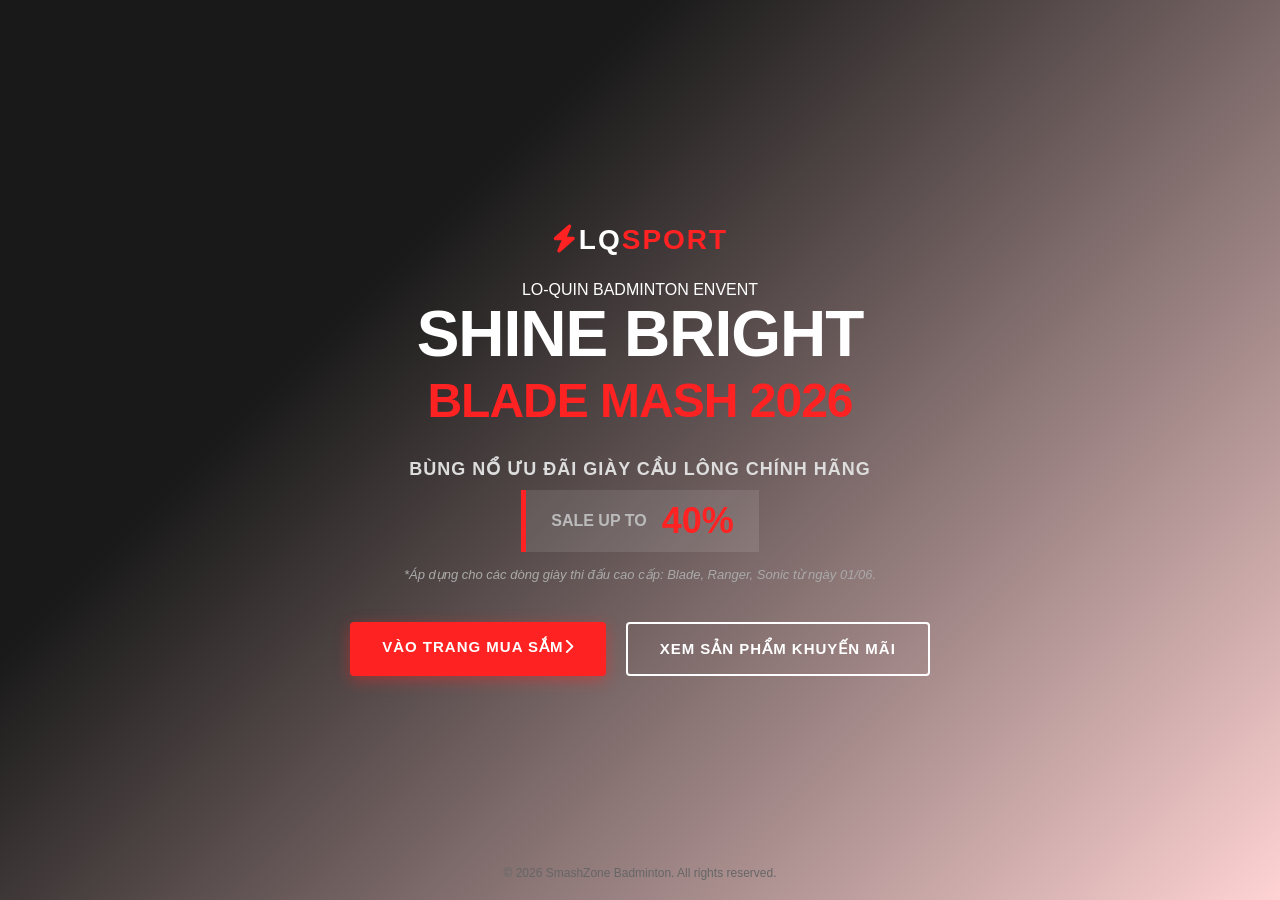
<file: index.html>
<!doctype html>
<html lang="en">
  <head>
    <meta charset="UTF-8" />
    <meta name="viewport" content="width=device-width, initial-scale=1.0" />
    <title>LQ Badminton - Giay Cau Long Khuyen Mai</title>
    <link
      rel="stylesheet"
      href="https://cdnjs.cloudflare.com/ajax/libs/font-awesome/6.4.0/css/all.min.css"
    />
    <link rel="stylesheet" href="css/style.css" />
  </head>
  <body>
    <div id="effect-container"></div>
    <section class="landing">
      <div class="overlay"></div>
      <div class="container">
        <div class="logo">
          <i class="fa-solid fa-bolt"></i>LQ<span>SPORT</span>
        </div>
        <span badge>LO-QUIN BADMINTON ENVENT</span>
        <h1 class="title">
          SHINE BRIGHT <br />
          <span>BLADE MASH 2026</span>
        </h1>
        <div class="offer">
          <p class="offer-text">BÙNG NỔ ƯU ĐÃI GIÀY CẦU LÔNG CHÍNH HÃNG</p>
          <div class="discount-box">
            <span>SALE UP TO</span>
            <strong class="percentage">40%</strong>
          </div>
          <p class="sub-text">
            *Áp dụng cho các dòng giày thi đấu cao cấp: Blade, Ranger, Sonic từ
            ngày 01/06.
          </p>
        </div>
        <div class="actions">
          <a href="html/trangchu.html" class="btn-enter">
            VÀO TRANG MUA SẮM<i class="fa-solid fa-chevron-right"></i>
          </a>
          <a href="html/" class="btn-view-sale"> XEM SẢN PHẨM KHUYẾN MÃI </a>
        </div>
      </div>
      <div class="footer">
        <p>© 2026 SmashZone Badminton. All rights reserved.</p>
      </div>
    </section>
    <script src="js/main.js"></script>
  </body>
</html>
</file>
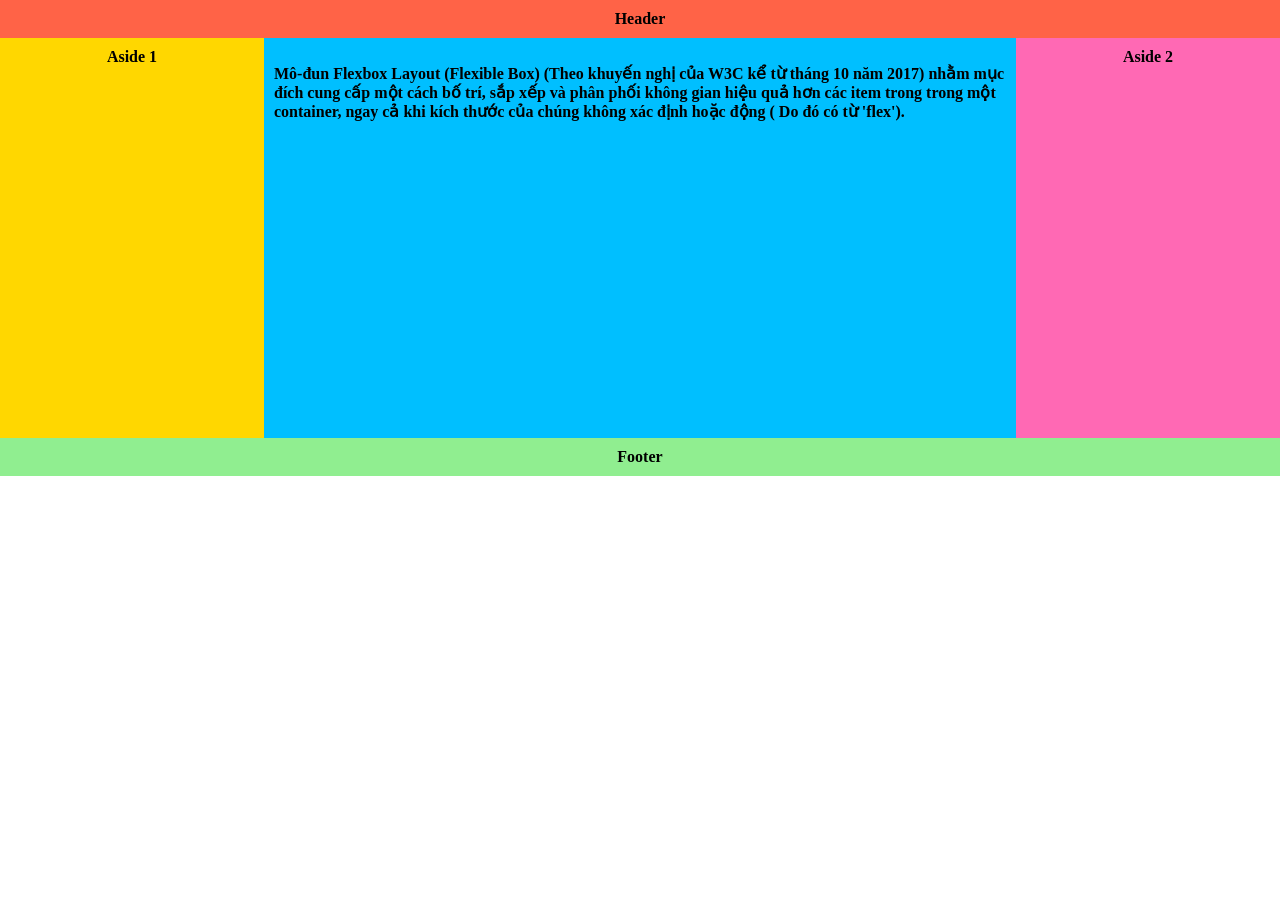
<file: Lab06/Bai_2_Minh_hoa_layout/index.html>
<!DOCTYPE html>
<html>

<head>
	<meta http-equiv="Content-Type" content="text/html; charset=utf-8" />
    <link rel="stylesheet" href="css/style.css">
</head>

<body>
    <div class="wrapper">
        <header class="header-flex-2">Header</header>
        <article class="main">
            <p>Mô-đun Flexbox Layout (Flexible Box) (Theo khuyến nghị của W3C kể từ tháng 10 năm 2017) nhằm mục đích
                cung cấp một cách bố trí, sắp xếp và phân phối không gian hiệu quả hơn các item trong trong một
                container, ngay cả khi kích thước của chúng không xác định hoặc động ( Do đó có từ 'flex').</p>
        </article>
        <aside class="aside aside-1">Aside 1</aside>
        <aside class="aside aside-2">Aside 2</aside>
        <footer class="footer-flex-2">Footer</footer>
    </div>
</body>

</html>
</file>
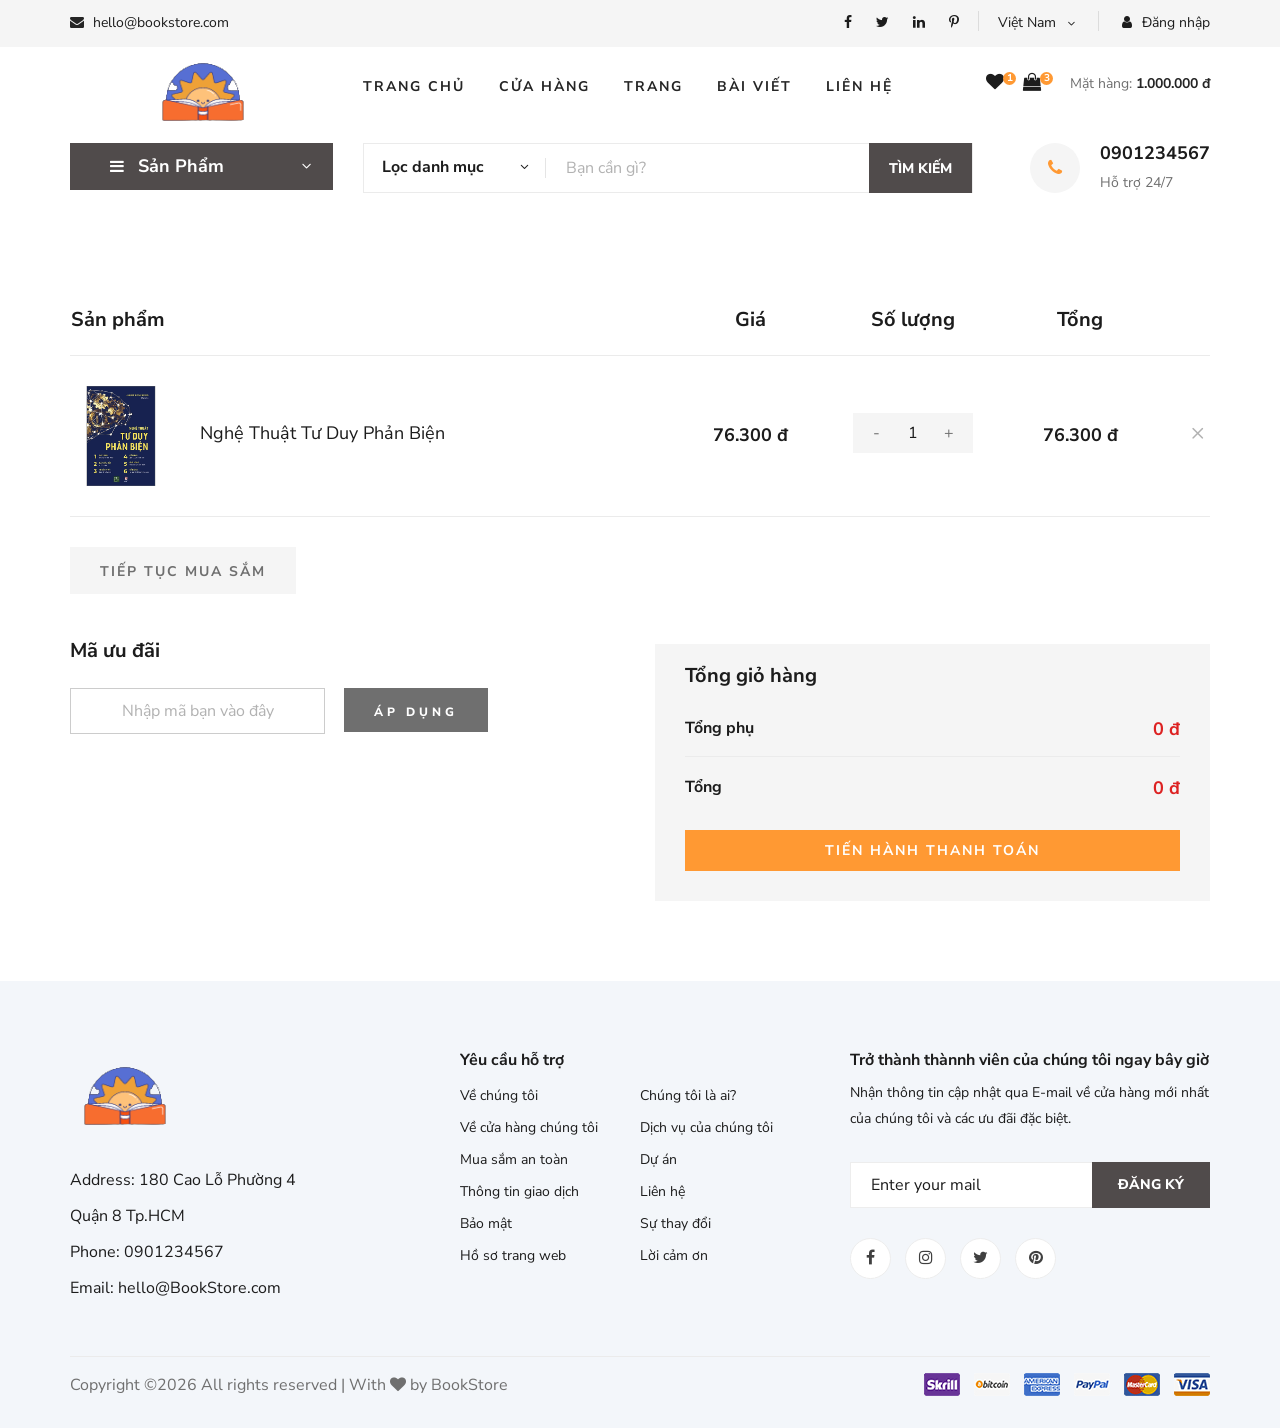
<file: Lab07/Lab07/demo_bai_2/index.html>
<!DOCTYPE html>
<html lang="zxx">

<head>
    <meta charset="UTF-8">
    <meta name="description" content="Ogani Template">
    <meta name="keywords" content="Ogani, unica, creative, html">
    <meta name="viewport" content="width=device-width, initial-scale=1.0">
    <meta http-equiv="X-UA-Compatible" content="ie=edge">
    <title>Nice | BookStore</title>
    
    <!-- Google Font -->
    <link href="https://fonts.googleapis.com/css2?family=Nunito Sans:wght@200;300;400;600;900&display=swap" rel="stylesheet">
    
    <!-- Css Styles -->
    <link rel="stylesheet" href="css/bootstrap.min.css" type="text/css">
    <link rel="stylesheet" href="css/font-awesome.min.css" type="text/css">
    <link rel="stylesheet" href="css/elegant-icons.css" type="text/css">
    <link rel="stylesheet" href="css/nice-select.css" type="text/css">
    <link rel="stylesheet" href="css/jquery-ui.min.css" type="text/css">
    <link rel="stylesheet" href="css/owl.carousel.min.css" type="text/css">
    <link rel="stylesheet" href="css/slicknav.min.css" type="text/css">
    <link rel="stylesheet" href="css/style.css" type="text/css">


</head>

<body>
    <!-- Page Preloder -->
    <div id="preloder">
        <div class="loader"></div>
    </div>

    <!-- Humberger Begin -->
    <div class="humberger__menu__overlay"></div>
    <div class="humberger__menu__wrapper">
        <div class="humberger__menu__logo">
            <a href="#"><img src="img/logo.png" alt=""></a>
        </div>
        <div class="humberger__menu__cart">
            <ul>
                <li><a href="#"><i class="fa fa-heart"></i> <span>1</span></a></li>
                <li><a href="#"><i class="fa fa-shopping-bag"></i> <span>3</span></a></li>
            </ul>
            <div class="header__cart__price">Mặt hàng: <span>1.000.000 đ</span></div>
        </div>
        <div class="humberger__menu__widget">
            <div class="header__top__right__language">
                <div>Việt Nam</div>
                <span class="arrow_carrot-down"></span>
                <ul>
                    <li><a href="#">Spanis</a></li>
                    <li><a href="#">English</a></li>
                </ul>
            </div>
            <div class="header__top__right__auth">
                <a href="#"><i class="fa fa-user"></i> Đăng nhập</a>
            </div>
        </div>
        <nav class="humberger__menu__nav mobile-menu">
            <ul>
                <li><a href="./index.html">Trang chủ</a></li>
                <li><a href="./shop-grid.html">Cửa hàng</a></li>
                <li><a href="#">Trang</a>
                    <ul class="header__menu__dropdown">
                        <li><a href="./shop-details.html">Cửa hàng chi tiết</a></li>
                        <li><a href="./shoping-cart.html">Giỏ hàng</a></li>
                        <li><a href="./checkout.html">Thủ tục thanh toán</a></li>
                        <li><a href="./blog-details.html">Chi tiết bài viết</a></li>
                    </ul>
                </li>
                <li><a href="./blog.html">Bài viết</a></li>
                <li><a href="./contact.html">Liên hệ</a></li>
            </ul>
        </nav>
        <div id="mobile-menu-wrap"></div>
        <div class="header__top__right__social">
            <a href="#"><i class="fa fa-facebook"></i></a>
            <a href="#"><i class="fa fa-twitter"></i></a>
            <a href="#"><i class="fa fa-linkedin"></i></a>
            <a href="#"><i class="fa fa-pinterest-p"></i></a>
        </div>
        <div class="humberger__menu__contact">
            <ul>
                <li><i class="fa fa-envelope"></i> hello@bookstore.com</li>
            </ul>
        </div>
    </div>
    <!-- Humberger End -->

    <!-- Header Section Begin -->
    <header class="header">
        <div class="header__top">
            <div class="container">
                <div class="row">
                    <div class="col-lg-6 col-md-6">
                        <div class="header__top__left">
                            <ul>
                                <li><i class="fa fa-envelope"></i> hello@bookstore.com</li>
                            </ul>
                        </div>
                    </div>
                    <div class="col-lg-6 col-md-6">
                        <div class="header__top__right">
                            <div class="header__top__right__social">
                                <a href="#"><i class="fa fa-facebook"></i></a>
                                <a href="#"><i class="fa fa-twitter"></i></a>
                                <a href="#"><i class="fa fa-linkedin"></i></a>
                                <a href="#"><i class="fa fa-pinterest-p"></i></a>
                            </div>
                            <div class="header__top__right__language">
                                <div>Việt Nam</div>
                                <span class="arrow_carrot-down"></span>
                                <ul>
                                    <li><a href="#">Spanis</a></li>
                                    <li><a href="#">English</a></li>
                                </ul>
                            </div>
                            <div class="header__top__right__auth">
                                <a href="#"><i class="fa fa-user"></i> Đăng nhập</a>
                            </div>
                        </div>
                    </div>
                </div>
            </div>
        </div>
        <div class="container">
            <div class="row">
                <div class="col-lg-3">
                    <div class="header__logo">
                        <a href="./index.html"><img src="img/logo.png" alt=""></a>
                    </div>
                </div>
                <div class="col-lg-6">
                    <nav class="header__menu">
                        <ul class="ul-menu">
                            <li><a href="./index.html">Trang chủ</a></li>
                            <li><a href="./shop-grid.html">Cửa hàng</a></li>
                            <li><a href="#">Trang</a>
                                <ul class="header__menu__dropdown">
                                    <li><a href="./shop-details.html">Cửa hàng chi tiết</a></li>
                                    <li><a href="./shoping-cart.html">Giỏ hàng</a></li>
                                    <li><a href="./checkout.html">Thủ tục thanh toán</a></li>
                                    <li><a href="./blog-details.html">Chi tiết bài viết</a></li>
                                </ul>
                            </li>
                            <li><a href="./blog.html">Bài viết</a></li>
                            <li><a href="./contact.html">Liên hệ</a></li>
                        </ul>
                    </nav>
                </div>
                <div class="col-lg-3">
                    <div class="header__cart">
                        <ul>
                            <li><a href="#"><i class="fa fa-heart"></i> <span>1</span></a></li>
                            <li><a href="#"><i class="fa fa-shopping-bag"></i> <span>3</span></a></li>
                        </ul>
                        <div class="header__cart__price">Mặt hàng: <span>1.000.000 đ</span></div>
                    </div>
                </div>
            </div>
            <div class="humberger__open">
                <i class="fa fa-bars"></i>
            </div>
        </div>
    </header>
    <!-- Header Section End -->

    <!-- Hero Section Begin -->
    <section class="hero hero-normal">
        <div class="container">
            <div class="row">
                <div class="col-lg-3">
                    <div class="hero__categories">
                        <div class="hero__categories__all">
                            <i class="fa fa-bars"></i>
                            <span>Sản Phẩm</span>
                        </div>
                        <ul>
                            <li><a href="#">Văn học</a></li>
                            <li><a href="#">Kinh tế</a></li>
                            <li><a href="#">Thiếu nhi</a></li>
                            <li><a href="#">Kĩ năng sống</a></li>
                            <li><a href="#">Giáo khoa</a></li>
                            <li><a href="#">Từ điển</a></li>
                            <li><a href="#">Lịch sử</a></li>
                            <li><a href="#">Y học</a></li>
                            <li><a href="#">Tạp chí</a></li>
                            <li><a href="#">Ngoại ngữ</a></li>
                            <li><a href="#">Giáo trình</a></li>
                        </ul>
                    </div>
                </div>
                <div class="col-lg-9">
                    <div class="hero__search">
                        <div class="hero__search__form">
                            <form action="#">
                                <div class="hero__search__categories">
                                    Lọc danh mục
                                    <span class="arrow_carrot-down"></span>
                                </div>
                                <input type="text" placeholder="Bạn cần gì?">
                                <button type="submit" class="site-btn">TÌM KIẾM</button>
                            </form>
                        </div>
                        <div class="hero__search__phone">
                            <div class="hero__search__phone__icon">
                                <i class="fa fa-phone"></i>
                            </div>
                            <div class="hero__search__phone__text">
                                <h5>0901234567</h5>
                                <span>Hỗ trợ 24/7 </span>
                            </div>
                        </div>
                    </div>
                </div>
            </div>
        </div>
    </section>
    <!-- Hero Section End -->

    <!-- Shoping Cart Section Begin -->
    <section class="shoping-cart spad">
        <div class="container">
            <div class="row">
                <div class="col-lg-12">
                    <div class="shoping__cart__table">
                        <table>
                            <thead>
                                <tr>
                                    <th class="shoping__product">Sản phẩm</th>
                                    <th>Giá</th>
                                    <th>Số lượng</th>
                                    <th>Tổng</th>
                                    <th></th>
                                </tr>
                            </thead>
                            <tbody>
                                <tr>
                                    <td class="shoping__cart__item">
                                        <img src="img/featured/Book_2.jpg" alt="" width="100px">
                                        <h5>Nghệ Thuật Tư Duy Phản Biện</h5>
                                    </td>
                                    <td class="shoping__cart__price">
                                        76.300 đ
                                    </td>
                                    <td class="shoping__cart__quantity">
                                        <div class="quantity">
                                            <div class="pro-qty">
                                                <input value="1" id="quantity" >
                                            </div>
                                        </div>
                                    </td>
                                    <td class="shoping__cart__total" id="total">
                                        76.300 đ
                                    </td>
                                    <td class="shoping__cart__item__close">
                                        <span class="icon_close"></span>
                                    </td>
                                </tr>
                            </tbody>
                        </table>
                    </div>
                </div>
            </div>
            <div class="row">
                <div class="col-lg-12">
                    <div class="shoping__cart__btns">
                        <a href="#" class="primary-btn cart-btn">TIẾP TỤC MUA SẮM</a>
                    </div>
                </div>
                <div class="col-lg-6">
                    <div class="shoping__continue">
                        <div class="shoping__discount">
                            <h5>Mã ưu đãi</h5>
                            <form action="#">
                                <input type="text" placeholder="Nhập mã bạn vào đây">
                                <button type="submit" class="site-btn">ÁP DỤNG</button>
                            </form>
                        </div>
                    </div>
                </div>
                <div class="col-lg-6">
                    <div class="shoping__checkout">
                        <h5>Tổng giỏ hàng</h5>
                        <ul>
                            <li>Tổng phụ <span>0 đ</span></li>
                            <li>Tổng <span>0 đ</span></li>
                        </ul>
                        <a href="#" class="primary-btn">Tiến hành thanh toán</a>
                    </div>
                </div>
            </div>
        </div>
    </section>
    <!-- Shoping Cart Section End -->


    <!-- Footer Section Begin -->
    <footer class="footer spad">
        <div class="container">
            <div class="row">
                <div class="col-lg-3 col-md-6 col-sm-6">
                    <div class="footer__about">
                        <div class="footer__about__logo">
                            <a href="./index.html"><img src="img/logo.png" alt=""></a>
                        </div>
                        <ul>
                            <li>Address: 180 Cao Lỗ Phường 4 Quận 8 Tp.HCM</li>
                            <li>Phone: 0901234567</li>
                            <li>Email: hello@BookStore.com</li>
                        </ul>
                    </div>
                </div>
                <div class="col-lg-4 col-md-6 col-sm-6 offset-lg-1">
                    <div class="footer__widget">
                        <h6>
                            Yêu cầu hỗ trợ</h6>
                        <ul>
                            <li><a href="#">Về chúng tôi</a></li>
                            <li><a href="#">Về cửa hàng chúng tôi</a></li>
                            <li><a href="#">Mua sắm an toàn</a></li>
                            <li><a href="#">Thông tin giao dịch</a></li>
                            <li><a href="#">Bảo mật</a></li>
                            <li><a href="#">Hồ sơ trang web</a></li>
                        </ul>
                        <ul>
                            <li><a href="#">Chúng tôi là ai?</a></li>
                            <li><a href="#">Dịch vụ của chúng tôi</a></li>
                            <li><a href="#">Dự án</a></li>
                            <li><a href="#">Liên hệ</a></li>
                            <li><a href="#">Sự thay đổi</a></li>
                            <li><a href="#">Lời cảm ơn</a></li>
                        </ul>
                    </div>
                </div>
                <div class="col-lg-4 col-md-12">
                    <div class="footer__widget">
                        <h6>Trở thành thànnh viên của chúng tôi ngay bây giờ</h6>
                        <p>Nhận thông tin cập nhật qua E-mail về cửa hàng mới nhất của chúng tôi và các ưu đãi đặc biệt.</p>
                        <form action="#">
                            <input type="text" placeholder="Enter your mail">
                            <button type="submit" class="site-btn">Đăng ký</button>
                        </form>
                        <div class="footer__widget__social">
                            <a href="#"><i class="fa fa-facebook"></i></a>
                            <a href="#"><i class="fa fa-instagram"></i></a>
                            <a href="#"><i class="fa fa-twitter"></i></a>
                            <a href="#"><i class="fa fa-pinterest"></i></a>
                        </div>
                    </div>
                </div>
            </div>
            <div class="row">
                <div class="col-lg-12">
                    <div class="footer__copyright">
                        <div class="footer__copyright__text"><p>
  Copyright &copy;<script>document.write(new Date().getFullYear());</script> All rights reserved | With <i class="fa fa-heart" aria-hidden="true"></i> by BookStore</a>
  </p></div>
                        <div class="footer__copyright__payment"><img src="img/payment-item.png" alt=""></div>
                    </div>
                </div>
            </div>
        </div>
    </footer>
    <!-- Footer Section End -->

    <!-- Js Plugins -->
    <script src="js/jquery-3.3.1.min.js"></script>
    <script src="js/bootstrap.min.js"></script>
    <script src="js/jquery.nice-select.min.js"></script>
    <script src="js/jquery-ui.min.js"></script>
    <script src="js/jquery.slicknav.js"></script>
    <script src="js/mixitup.min.js"></script>
    <script src="js/owl.carousel.min.js"></script>
    <script src="js/main.js"></script>


</body>

</html>
</file>
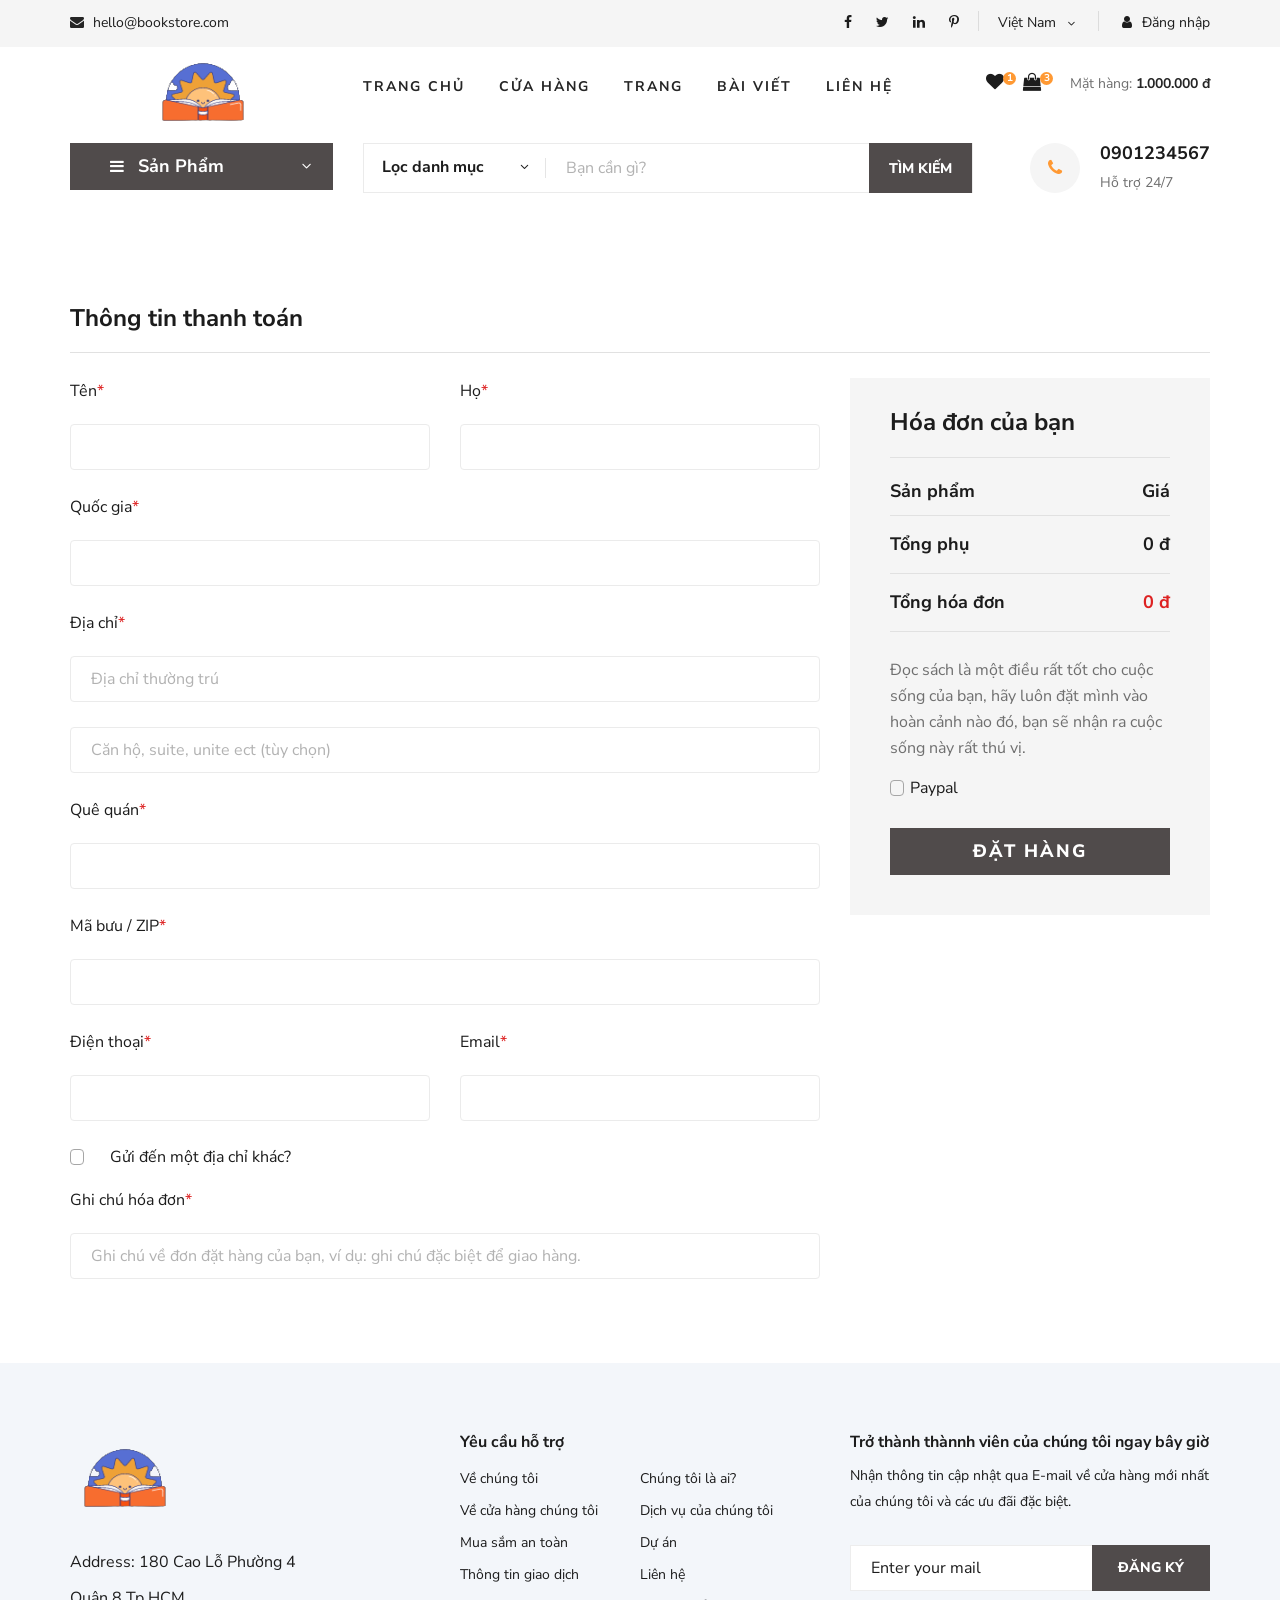
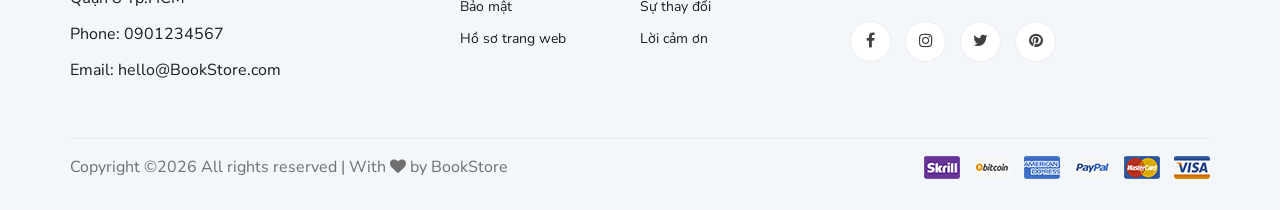
<file: Lab07/Lab07/Vi_du/index.html>
<!DOCTYPE html>
<html lang="zxx">

<head>
    <meta charset="UTF-8">
    <meta name="description" content="Ogani Template">
    <meta name="keywords" content="Ogani, unica, creative, html">
    <meta name="viewport" content="width=device-width, initial-scale=1.0">
    <meta http-equiv="X-UA-Compatible" content="ie=edge">
    <title>Nice | BookStore</title>
    
    <!-- Google Font -->
    <link href="https://fonts.googleapis.com/css2?family=Nunito Sans:wght@200;300;400;600;900&display=swap" rel="stylesheet">
    
    <!-- Css Styles -->
    <link rel="stylesheet" href="css/bootstrap.min.css" type="text/css">
    <link rel="stylesheet" href="css/font-awesome.min.css" type="text/css">
    <link rel="stylesheet" href="css/elegant-icons.css" type="text/css">
    <link rel="stylesheet" href="css/nice-select.css" type="text/css">
    <link rel="stylesheet" href="css/jquery-ui.min.css" type="text/css">
    <link rel="stylesheet" href="css/owl.carousel.min.css" type="text/css">
    <link rel="stylesheet" href="css/slicknav.min.css" type="text/css">
    <link rel="stylesheet" href="css/style.css" type="text/css">


    <style>
        .error-message {
            color: red;
            font-size: 14px; 
            margin-top: 5px; 
        }
    </style>
</head>

<body>
    <!-- Page Preloder -->
    <div id="preloder">
        <div class="loader"></div>
    </div>

    <!-- Humberger Begin -->
    <div class="humberger__menu__overlay"></div>
    <div class="humberger__menu__wrapper">
        <div class="humberger__menu__logo">
            <a href="#"><img src="img/logo.png" alt=""></a>
        </div>
        <div class="humberger__menu__cart">
            <ul>
                <li><a href="#"><i class="fa fa-heart"></i> <span>1</span></a></li>
                <li><a href="#"><i class="fa fa-shopping-bag"></i> <span>3</span></a></li>
            </ul>
            <div class="header__cart__price">Mặt hàng: <span>1.000.000 đ</span></div>
        </div>
        <div class="humberger__menu__widget">
            <div class="header__top__right__language">
                <div>Việt Nam</div>
                <span class="arrow_carrot-down"></span>
                <ul>
                    <li><a href="#">Spanis</a></li>
                    <li><a href="#">English</a></li>
                </ul>
            </div>
            <div class="header__top__right__auth">
                <a href="#"><i class="fa fa-user"></i> Đăng nhập</a>
            </div>
        </div>
        <nav class="humberger__menu__nav mobile-menu">
            <ul>
                <li><a href="./index.html">Trang chủ</a></li>
                <li><a href="./shop-grid.html">Cửa hàng</a></li>
                <li><a href="#">Trang</a>
                    <ul class="header__menu__dropdown">
                        <li><a href="./shop-details.html">Cửa hàng chi tiết</a></li>
                        <li><a href="./shoping-cart.html">Giỏ hàng</a></li>
                        <li><a href="./checkout.html">Thủ tục thanh toán</a></li>
                        <li><a href="./blog-details.html">Chi tiết bài viết</a></li>
                    </ul>
                </li>
                <li><a href="./blog.html">Bài viết</a></li>
                <li><a href="./contact.html">Liên hệ</a></li>
            </ul>
        </nav>
        <div id="mobile-menu-wrap"></div>
        <div class="header__top__right__social">
            <a href="#"><i class="fa fa-facebook"></i></a>
            <a href="#"><i class="fa fa-twitter"></i></a>
            <a href="#"><i class="fa fa-linkedin"></i></a>
            <a href="#"><i class="fa fa-pinterest-p"></i></a>
        </div>
        <div class="humberger__menu__contact">
            <ul>
                <li><i class="fa fa-envelope"></i> hello@bookstore.com</li>
            </ul>
        </div>
    </div>
    <!-- Humberger End -->

    <!-- Header Section Begin -->
    <header class="header">
        <div class="header__top">
            <div class="container">
                <div class="row">
                    <div class="col-lg-6 col-md-6">
                        <div class="header__top__left">
                            <ul>
                                <li><i class="fa fa-envelope"></i> hello@bookstore.com</li>
                            </ul>
                        </div>
                    </div>
                    <div class="col-lg-6 col-md-6">
                        <div class="header__top__right">
                            <div class="header__top__right__social">
                                <a href="#"><i class="fa fa-facebook"></i></a>
                                <a href="#"><i class="fa fa-twitter"></i></a>
                                <a href="#"><i class="fa fa-linkedin"></i></a>
                                <a href="#"><i class="fa fa-pinterest-p"></i></a>
                            </div>
                            <div class="header__top__right__language">
                                <div>Việt Nam</div>
                                <span class="arrow_carrot-down"></span>
                                <ul>
                                    <li><a href="#">Spanis</a></li>
                                    <li><a href="#">English</a></li>
                                </ul>
                            </div>
                            <div class="header__top__right__auth">
                                <a href="#"><i class="fa fa-user"></i> Đăng nhập</a>
                            </div>
                        </div>
                    </div>
                </div>
            </div>
        </div>
        <div class="container">
            <div class="row">
                <div class="col-lg-3">
                    <div class="header__logo">
                        <a href="./index.html"><img src="img/logo.png" alt=""></a>
                    </div>
                </div>
                <div class="col-lg-6">
                    <nav class="header__menu">
                        <ul class="ul-menu">
                            <li><a href="./index.html">Trang chủ</a></li>
                            <li><a href="./shop-grid.html">Cửa hàng</a></li>
                            <li><a href="#">Trang</a>
                                <ul class="header__menu__dropdown">
                                    <li><a href="./shop-details.html">Cửa hàng chi tiết</a></li>
                                    <li><a href="./shoping-cart.html">Giỏ hàng</a></li>
                                    <li><a href="./checkout.html">Thủ tục thanh toán</a></li>
                                    <li><a href="./blog-details.html">Chi tiết bài viết</a></li>
                                </ul>
                            </li>
                            <li><a href="./blog.html">Bài viết</a></li>
                            <li><a href="./contact.html">Liên hệ</a></li>
                        </ul>
                    </nav>
                </div>
                <div class="col-lg-3">
                    <div class="header__cart">
                        <ul>
                            <li><a href="#"><i class="fa fa-heart"></i> <span>1</span></a></li>
                            <li><a href="#"><i class="fa fa-shopping-bag"></i> <span>3</span></a></li>
                        </ul>
                        <div class="header__cart__price">Mặt hàng: <span>1.000.000 đ</span></div>
                    </div>
                </div>
            </div>
            <div class="humberger__open">
                <i class="fa fa-bars"></i>
            </div>
        </div>
    </header>
    <!-- Header Section End -->

    <!-- Hero Section Begin -->
    <section class="hero hero-normal">
        <div class="container">
            <div class="row">
                <div class="col-lg-3">
                    <div class="hero__categories">
                        <div class="hero__categories__all">
                            <i class="fa fa-bars"></i>
                            <span>Sản Phẩm</span>
                        </div>
                        <ul>
                            <li><a href="#">Văn học</a></li>
                            <li><a href="#">Kinh tế</a></li>
                            <li><a href="#">Thiếu nhi</a></li>
                            <li><a href="#">Kĩ năng sống</a></li>
                            <li><a href="#">Giáo khoa</a></li>
                            <li><a href="#">Từ điển</a></li>
                            <li><a href="#">Lịch sử</a></li>
                            <li><a href="#">Y học</a></li>
                            <li><a href="#">Tạp chí</a></li>
                            <li><a href="#">Ngoại ngữ</a></li>
                            <li><a href="#">Giáo trình</a></li>
                        </ul>
                    </div>
                </div>
                <div class="col-lg-9">
                    <div class="hero__search">
                        <div class="hero__search__form">
                            <form action="#">
                                <div class="hero__search__categories">
                                    Lọc danh mục
                                    <span class="arrow_carrot-down"></span>
                                </div>
                                <input type="text" placeholder="Bạn cần gì?">
                                <button type="submit" class="site-btn">TÌM KIẾM</button>
                            </form>
                        </div>
                        <div class="hero__search__phone">
                            <div class="hero__search__phone__icon">
                                <i class="fa fa-phone"></i>
                            </div>
                            <div class="hero__search__phone__text">
                                <h5>0901234567</h5>
                                <span>Hỗ trợ 24/7 </span>
                            </div>
                        </div>
                    </div>
                </div>
            </div>
        </div>
    </section>
    <!-- Hero Section End -->

     <!-- Checkout Section Begin -->
     <section class="checkout spad">
        <div class="container">
            <div class="checkout__form">
                <h4>Thông tin thanh toán</h4>
                <form id="checkoutForm" action="#">
                    <div class="row">
                        <div class="col-lg-8 col-md-6">
                            <div class="row">
                                <div class="col-lg-6">
                                    <div class="checkout__input">
                                        <p>Tên<span>*</span></p>
                                        <input type="text" id="firstNameInput">
                                        <div class="error-message" id="firstNameErrorMessage"></div>
                                    </div>
                                </div>
                                <div class="col-lg-6">
                                    <div class="checkout__input">
                                        <p>Họ<span>*</span></p>
                                        <input type="text" id="lastNameInput">
                                        <div class="error-message" id="lastNameErrorMessage"></div>
                                    </div>
                                </div>
                            </div>
                            <div class="checkout__input">
                                <p>Quốc gia<span>*</span></p>
                                <input type="text" id="nationInput">
                                <div class="error-message" id="nationErrorMessage"></div>
                            </div>
                            <div class="checkout__input">
                                <p>Địa chỉ<span>*</span></p>
                                <input type="text" placeholder="Địa chỉ thường trú" class="checkout__input__add" id="adresseInput">
                                <div class="error-message" id="adresseErrorMessage"></div>
                                <input type="text" placeholder="Căn hộ, suite, unite ect (tùy chọn)" id="suiteInput">
                                <div class="error-message" id="suiteErrorMessage"></div>
                            </div>
                            <div class="checkout__input">
                                <p>Quê quán<span>*</span></p>
                                <input type="text" id="countryInput">
                                <div class="error-message" id="countryErrorMessage"></div>
                            </div>
                            <div class="checkout__input">
                                <p>Mã bưu / ZIP<span>*</span></p>
                                <input type="text" id="zipInput">
                                <div class="error-message" id="zipErrorMessage"></div>
                            </div>
                            <div class="row">
                                <div class="col-lg-6">
                                    <div class="checkout__input">
                                        <p>Điện thoại<span>*</span></p>
                                        <input type="text" id="numInput">
                                        <div class="error-message" id="numErrorMessage"></div>
                                    </div>
                                </div>
                                <div class="col-lg-6">
                                    <div class="checkout__input">
                                        <p>Email<span>*</span></p>
                                        <input type="text" id="emailInput">
                                        <div class="error-message" id="emailErrorMessage"></div>
                                    </div>
                                </div>
                            </div>
                           
                            <div class="checkout__input__checkbox">
                                <label for="diff-acc">
                                    Gửi đến một địa chỉ khác?
                                    <input type="checkbox" id="diff-acc">
                                    <span class="checkmark"></span>
                                </label>
                            </div>
                            <div class="checkout__input">
                                <p>Ghi chú hóa đơn<span>*</span></p>
                                <input type="text" placeholder="Ghi chú về đơn đặt hàng của bạn, ví dụ: ghi chú đặc biệt để giao hàng." id="noteInput">
                                <div class="error-message" id="noteErrorMessage"></div>
                            </div>
                        </div>
                        <div class="col-lg-4 col-md-6">
                            <div class="checkout__order">
                                <h4>Hóa đơn của bạn</h4>
                                <div class="checkout__order__products">Sản phẩm <span>Giá</span></div>
                               
                                <div class="checkout__order__subtotal">Tổng phụ <span>0 đ</span></div>
                                <div class="checkout__order__total">Tổng hóa đơn <span>0 đ</span></div>
                                <p>Đọc sách là một điều rất tốt cho cuộc sống của bạn, hãy luôn đặt mình vào hoàn cảnh nào đó, bạn sẽ
                                    nhận ra cuộc sống này rất thú vị.
                                </p>
                                <div class="checkout__input__checkbox">
                                    <label for="paypal">
                                        Paypal
                                        <input type="checkbox" id="paypal">
                                        <span class="checkmark"></span>
                                    </label>
                                </div>
                                <button type="button" class="site-btn" onclick="validateForm()">Đặt hàng</button>
                            </div>
                        </div>
                    </div>
                </form>
            </div>
        </div>
    </section>
    <!-- Checkout Section End -->


    <!-- Footer Section Begin -->
    <footer class="footer spad">
        <div class="container">
            <div class="row">
                <div class="col-lg-3 col-md-6 col-sm-6">
                    <div class="footer__about">
                        <div class="footer__about__logo">
                            <a href="./index.html"><img src="img/logo.png" alt=""></a>
                        </div>
                        <ul>
                            <li>Address: 180 Cao Lỗ Phường 4 Quận 8 Tp.HCM</li>
                            <li>Phone: 0901234567</li>
                            <li>Email: hello@BookStore.com</li>
                        </ul>
                    </div>
                </div>
                <div class="col-lg-4 col-md-6 col-sm-6 offset-lg-1">
                    <div class="footer__widget">
                        <h6>
                            Yêu cầu hỗ trợ</h6>
                        <ul>
                            <li><a href="#">Về chúng tôi</a></li>
                            <li><a href="#">Về cửa hàng chúng tôi</a></li>
                            <li><a href="#">Mua sắm an toàn</a></li>
                            <li><a href="#">Thông tin giao dịch</a></li>
                            <li><a href="#">Bảo mật</a></li>
                            <li><a href="#">Hồ sơ trang web</a></li>
                        </ul>
                        <ul>
                            <li><a href="#">Chúng tôi là ai?</a></li>
                            <li><a href="#">Dịch vụ của chúng tôi</a></li>
                            <li><a href="#">Dự án</a></li>
                            <li><a href="#">Liên hệ</a></li>
                            <li><a href="#">Sự thay đổi</a></li>
                            <li><a href="#">Lời cảm ơn</a></li>
                        </ul>
                    </div>
                </div>
                <div class="col-lg-4 col-md-12">
                    <div class="footer__widget">
                        <h6>Trở thành thànnh viên của chúng tôi ngay bây giờ</h6>
                        <p>Nhận thông tin cập nhật qua E-mail về cửa hàng mới nhất của chúng tôi và các ưu đãi đặc biệt.</p>
                        <form action="#">
                            <input type="text" placeholder="Enter your mail">
                            <button type="submit" class="site-btn">Đăng ký</button>
                        </form>
                        <div class="footer__widget__social">
                            <a href="#"><i class="fa fa-facebook"></i></a>
                            <a href="#"><i class="fa fa-instagram"></i></a>
                            <a href="#"><i class="fa fa-twitter"></i></a>
                            <a href="#"><i class="fa fa-pinterest"></i></a>
                        </div>
                    </div>
                </div>
            </div>
            <div class="row">
                <div class="col-lg-12">
                    <div class="footer__copyright">
                        <div class="footer__copyright__text"><p>
  Copyright &copy;<script>document.write(new Date().getFullYear());</script> All rights reserved | With <i class="fa fa-heart" aria-hidden="true"></i> by BookStore</a>
  </p></div>
                        <div class="footer__copyright__payment"><img src="img/payment-item.png" alt=""></div>
                    </div>
                </div>
            </div>
        </div>
    </footer>
    <!-- Footer Section End -->

    <!-- Js Plugins -->
    <script src="js/jquery-3.3.1.min.js"></script>
    <script src="js/bootstrap.min.js"></script>
    <script src="js/jquery.nice-select.min.js"></script>
    <script src="js/jquery-ui.min.js"></script>
    <script src="js/jquery.slicknav.js"></script>
    <script src="js/mixitup.min.js"></script>
    <script src="js/owl.carousel.min.js"></script>
    <script src="js/main.js"></script>



    <!-- JavaScript -->
    <script>
        function validateForm() {
    // 1. Lấy giá trị từ các ô input
    var firstName = document.getElementById('firstNameInput').value.trim();
    var lastName = document.getElementById('lastNameInput').value.trim();
    var nation = document.getElementById('nationInput').value.trim();
    var address = document.getElementById('adresseInput').value.trim();
    var suite = document.getElementById('suiteInput').value.trim();
    var country = document.getElementById('countryInput').value.trim();
    var zip = document.getElementById('zipInput').value.trim();
    var num = document.getElementById('numInput').value.trim();
    var email = document.getElementById('emailInput').value.trim();
    var note = document.getElementById('noteInput').value.trim();

    var isValid = true;

    // 2. Hàm kiểm tra chung để hiển thị lỗi
    function checkEmpty(value, errorId, message) {
        if (value === '') {
            document.getElementById(errorId).textContent = message;
            return false;
        } else {
            document.getElementById(errorId).textContent = '';
            return true;
        }
    }

    // 3. Thực hiện kiểm tra từng ô
    if (!checkEmpty(firstName, 'firstNameErrorMessage', 'Vui lòng nhập tên của bạn.')) isValid = false;
    if (!checkEmpty(lastName, 'lastNameErrorMessage', 'Vui lòng nhập họ của bạn.')) isValid = false;
    if (!checkEmpty(nation, 'nationErrorMessage', 'Vui lòng nhập quốc gia của bạn.')) isValid = false;
    if (!checkEmpty(address, 'adresseErrorMessage', 'Vui lòng nhập địa chỉ của bạn.')) isValid = false;
    if (!checkEmpty(suite, 'suiteErrorMessage', 'Vui lòng nhập nơi của bạn.')) isValid = false;
    if (!checkEmpty(country, 'countryErrorMessage', 'Vui lòng nhập quê quán của bạn.')) isValid = false;
    if (!checkEmpty(zip, 'zipErrorMessage', 'Vui lòng nhập mã bưu của bạn.')) isValid = false;
    if (!checkEmpty(num, 'numErrorMessage', 'Vui lòng nhập số điện thoại của bạn.')) isValid = false;
    if (!checkEmpty(note, 'noteErrorMessage', 'Vui lòng nhập ghi chú đơn hàng.')) isValid = false;

    // Kiểm tra Email định dạng hợp lệ
    if (email === '') {
        document.getElementById('emailErrorMessage').textContent = 'Vui lòng nhập email.';
        isValid = false;
    } else if (!validateEmail(email)) {
        document.getElementById('emailErrorMessage').textContent = 'Vui lòng nhập một địa chỉ email hợp lệ.';
        isValid = false;
    } else {
        document.getElementById('emailErrorMessage').textContent = '';
    }

    // 4. Nếu tất cả đều hợp lệ
    if (isValid) {
        alert('Đặt hàng thành công!');
    }
}

function validateEmail(email) {
    var emailRegex = /\S+@\S+\.\S+/;
    return emailRegex.test(email);
}
    
    </script>
    
</body>

</html>
</file>
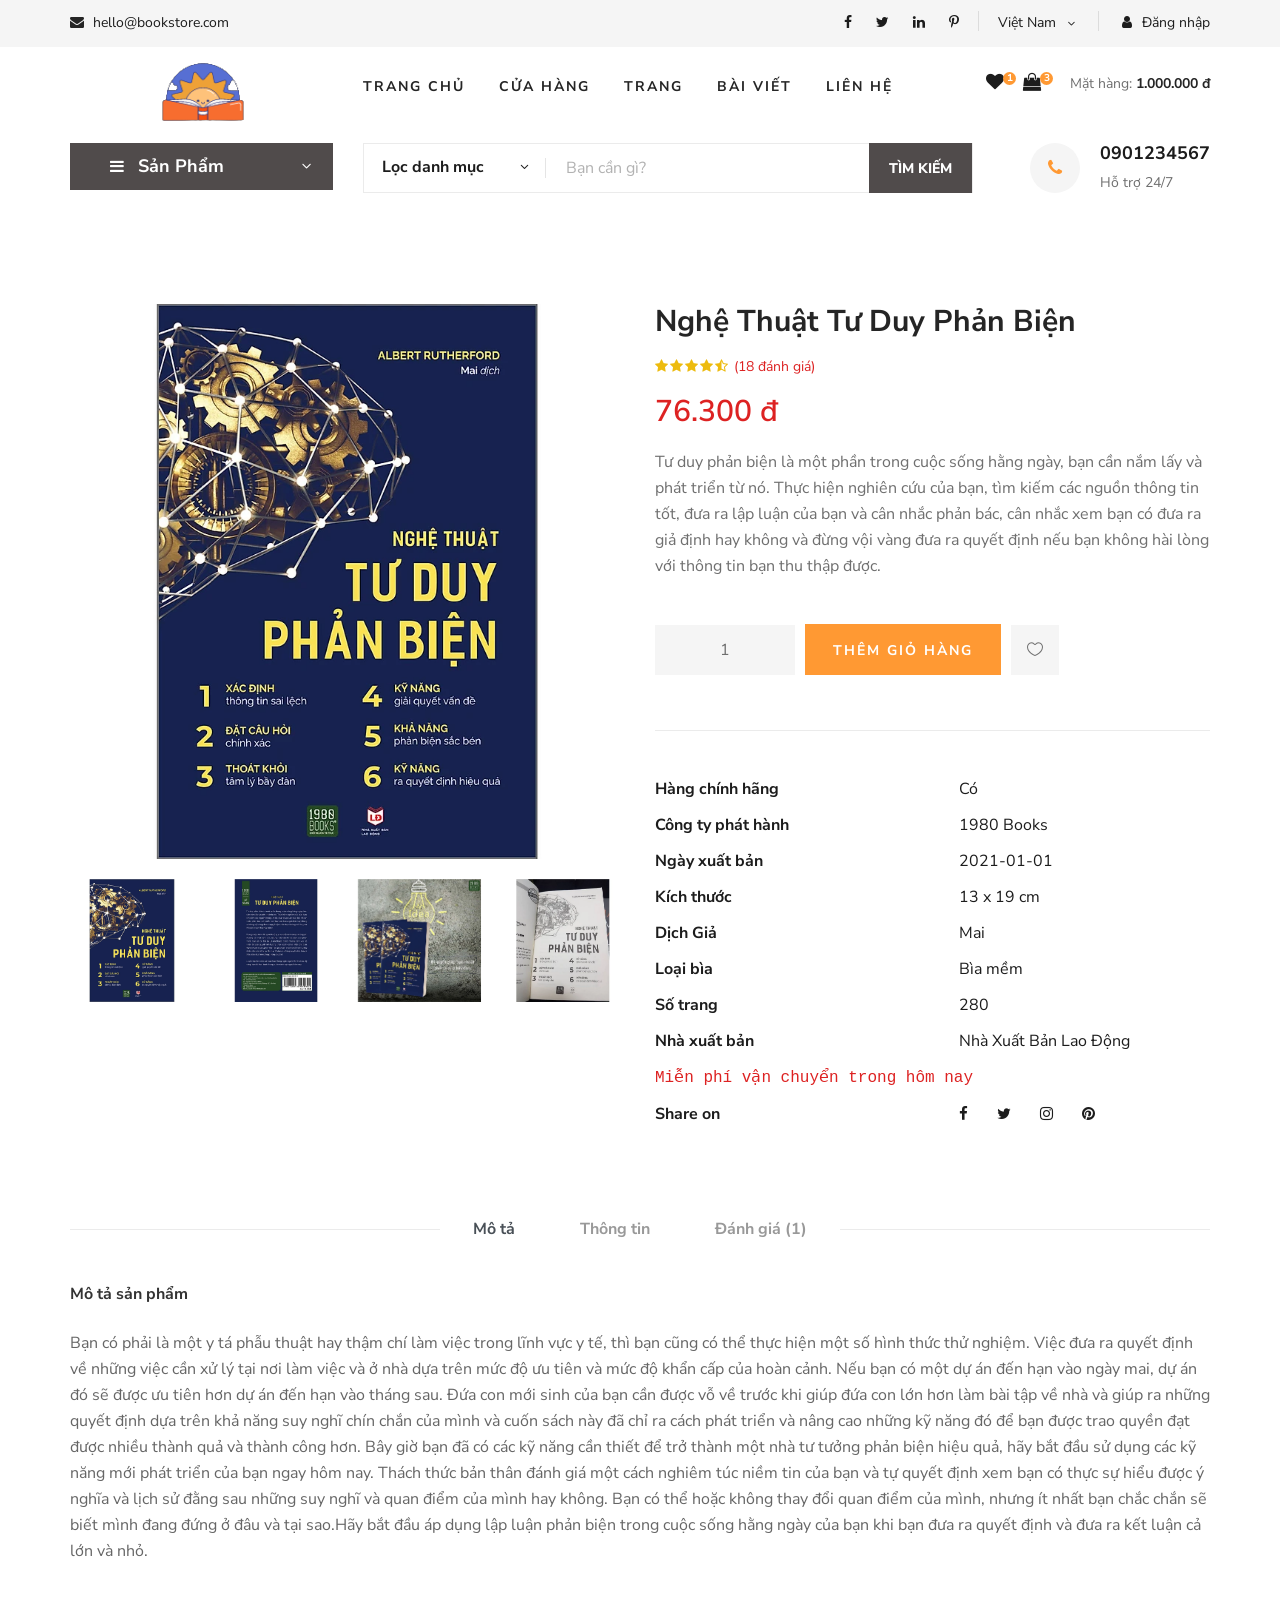
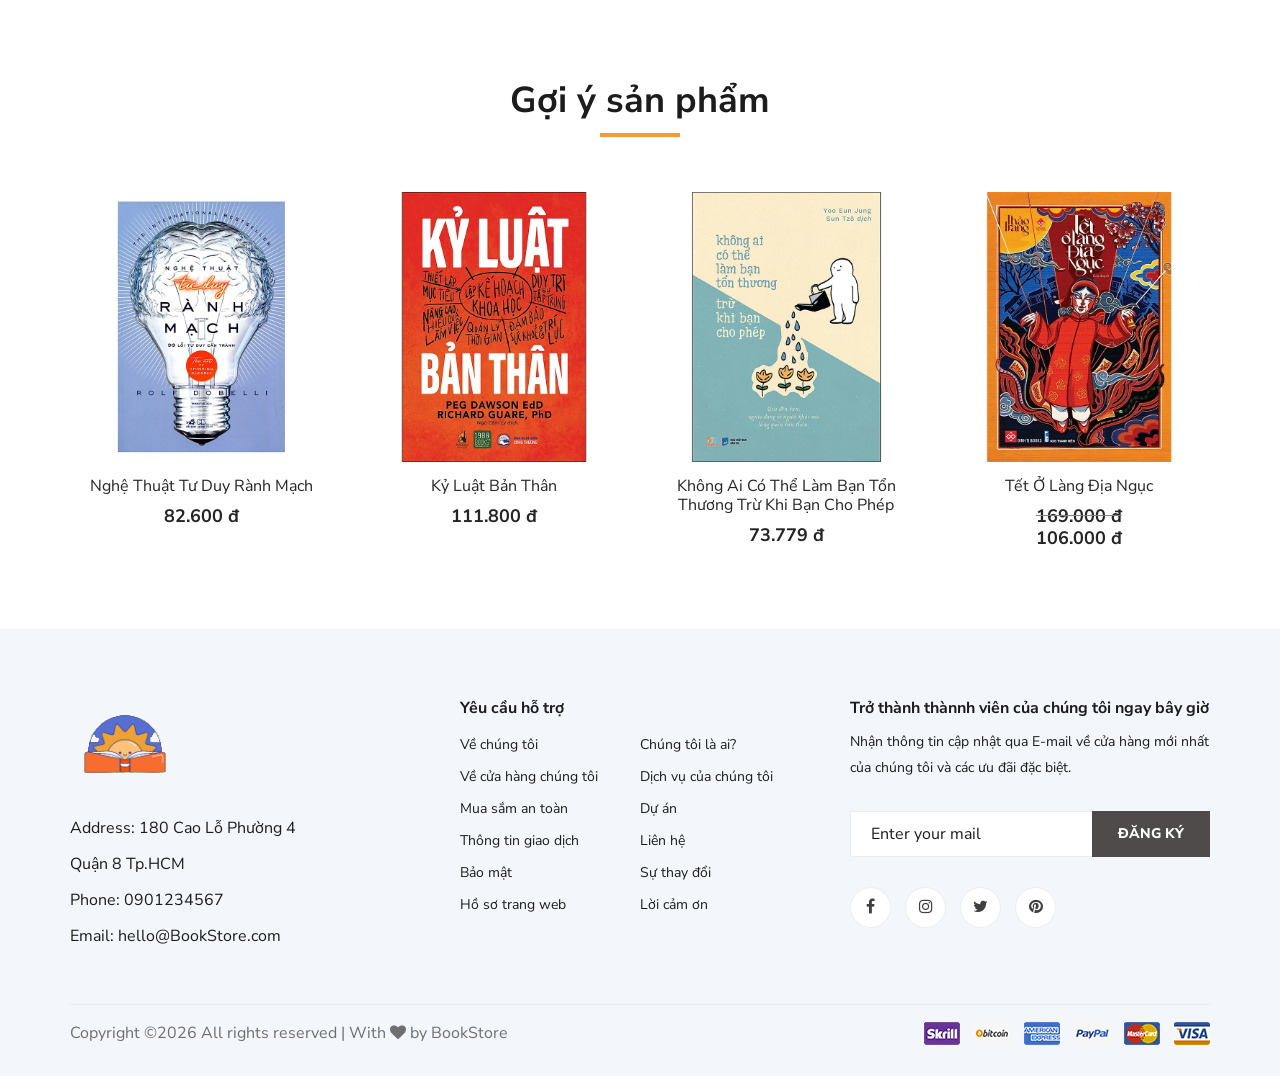
<file: Lab08/Lab08/Vi_du_2/index.html>
<!DOCTYPE html>
<html lang="zxx">

<head>
    <meta charset="UTF-8">
    <meta name="description" content="Ogani Template">
    <meta name="keywords" content="Ogani, unica, creative, html">
    <meta name="viewport" content="width=device-width, initial-scale=1.0">
    <meta http-equiv="X-UA-Compatible" content="ie=edge">
    <title>Nice | BookStore</title>

    <!-- Google Font -->
    <link href="https://fonts.googleapis.com/css2?family=Nunito Sans:wght@200;300;400;600;900&display=swap" rel="stylesheet">

    <!-- Css Styles -->
    <link rel="stylesheet" href="css/bootstrap.min.css" type="text/css">
    <link rel="stylesheet" href="css/font-awesome.min.css" type="text/css">
    <link rel="stylesheet" href="css/elegant-icons.css" type="text/css">
    <link rel="stylesheet" href="css/nice-select.css" type="text/css">
    <link rel="stylesheet" href="css/jquery-ui.min.css" type="text/css">
    <link rel="stylesheet" href="css/owl.carousel.min.css" type="text/css">
    <link rel="stylesheet" href="css/slicknav.min.css" type="text/css">
    <link rel="stylesheet" href="css/style.css" type="text/css">

    <style>
        .product__details__pic__slider {
            position: relative;
            overflow: hidden;
        }

        .product__details__pic__slider img {
            display: none;
            width: 100%;
            height: auto;
        }

        .button__slide{
            text-align: center;
            padding-top: 10px;
        }
    </style>

    
</head>

<body>
    <!-- Page Preloder -->
    <div id="preloder">
        <div class="loader"></div>
    </div>

    <!-- Humberger Begin -->
    <div class="humberger__menu__overlay"></div>
    <div class="humberger__menu__wrapper">
        <div class="humberger__menu__logo">
            <a href="#"><img src="img/logo.png" alt=""></a>
        </div>
        <div class="humberger__menu__cart">
            <ul>
                <li><a href="#"><i class="fa fa-heart"></i> <span>1</span></a></li>
                <li><a href="#"><i class="fa fa-shopping-bag"></i> <span>3</span></a></li>
            </ul>
            <div class="header__cart__price">Mặt hàng: <span>1.000.000 đ</span></div>
        </div>
        <div class="humberger__menu__widget">
            <div class="header__top__right__language">
                <div>Việt Nam</div>
                <span class="arrow_carrot-down"></span>
                <ul>
                    <li><a href="#">Spanis</a></li>
                    <li><a href="#">English</a></li>
                </ul>
            </div>
            <div class="header__top__right__auth">
                <a href="#"><i class="fa fa-user"></i> Đăng nhập</a>
            </div>
        </div>
        <nav class="humberger__menu__nav mobile-menu">
            <ul>
                <li><a href="./index.html">Trang chủ</a></li>
                <li><a href="./shop-grid.html">Cửa hàng</a></li>
                <li><a href="#">Trang</a>
                    <ul class="header__menu__dropdown">
                        <li><a href="./shop-details.html">Cửa hàng chi tiết</a></li>
                        <li><a href="./shoping-cart.html">Giỏ hàng</a></li>
                        <li><a href="./checkout.html">Thủ tục thanh toán</a></li>
                        <li><a href="./blog-details.html">Chi tiết bài viết</a></li>
                    </ul>
                </li>
                <li><a href="./blog.html">Bài viết</a></li>
                <li><a href="./contact.html">Liên hệ</a></li>
            </ul>
        </nav>
        <div id="mobile-menu-wrap"></div>
        <div class="header__top__right__social">
            <a href="#"><i class="fa fa-facebook"></i></a>
            <a href="#"><i class="fa fa-twitter"></i></a>
            <a href="#"><i class="fa fa-linkedin"></i></a>
            <a href="#"><i class="fa fa-pinterest-p"></i></a>
        </div>
        <div class="humberger__menu__contact">
            <ul>
                <li><i class="fa fa-envelope"></i> hello@bookstore.com</li>
            </ul>
        </div>
    </div>
    <!-- Humberger End -->

    <!-- Header Section Begin -->
    <header class="header">
        <div class="header__top">
            <div class="container">
                <div class="row">
                    <div class="col-lg-6 col-md-6">
                        <div class="header__top__left">
                            <ul>
                                <li><i class="fa fa-envelope"></i> hello@bookstore.com</li>
                            </ul>
                        </div>
                    </div>
                    <div class="col-lg-6 col-md-6">
                        <div class="header__top__right">
                            <div class="header__top__right__social">
                                <a href="#"><i class="fa fa-facebook"></i></a>
                                <a href="#"><i class="fa fa-twitter"></i></a>
                                <a href="#"><i class="fa fa-linkedin"></i></a>
                                <a href="#"><i class="fa fa-pinterest-p"></i></a>
                            </div>
                            <div class="header__top__right__language">
                                <div>Việt Nam</div>
                                <span class="arrow_carrot-down"></span>
                                <ul>
                                    <li><a href="#">Spanis</a></li>
                                    <li><a href="#">English</a></li>
                                </ul>
                            </div>
                            <div class="header__top__right__auth">
                                <a href="#"><i class="fa fa-user"></i> Đăng nhập</a>
                            </div>
                        </div>
                    </div>
                </div>
            </div>
        </div>
        <div class="container">
            <div class="row">
                <div class="col-lg-3">
                    <div class="header__logo">
                        <a href="./index.html"><img src="img/logo.png" alt=""></a>
                    </div>
                </div>
                <div class="col-lg-6">
                    <nav class="header__menu">
                        <ul class="ul-menu">
                            <li><a href="./index.html">Trang chủ</a></li>
                            <li><a href="./shop-grid.html">Cửa hàng</a></li>
                            <li><a href="#">Trang</a>
                                <ul class="header__menu__dropdown">
                                    <li><a href="./shop-details.html">Cửa hàng chi tiết</a></li>
                                    <li><a href="./shoping-cart.html">Giỏ hàng</a></li>
                                    <li><a href="./checkout.html">Thủ tục thanh toán</a></li>
                                    <li><a href="./blog-details.html">Chi tiết bài viết</a></li>
                                </ul>
                            </li>
                            <li><a href="./blog.html">Bài viết</a></li>
                            <li><a href="./contact.html">Liên hệ</a></li>
                        </ul>
                    </nav>
                </div>
                <div class="col-lg-3">
                    <div class="header__cart">
                        <ul>
                            <li><a href="#"><i class="fa fa-heart"></i> <span>1</span></a></li>
                            <li><a href="#"><i class="fa fa-shopping-bag"></i> <span>3</span></a></li>
                        </ul>
                        <div class="header__cart__price">Mặt hàng: <span>1.000.000 đ</span></div>
                    </div>
                </div>
            </div>
            <div class="humberger__open">
                <i class="fa fa-bars"></i>
            </div>
        </div>
    </header>
    <!-- Header Section End -->

    <!-- Hero Section Begin -->
    <section class="hero hero-normal">
        <div class="container">
            <div class="row">
                <div class="col-lg-3">
                    <div class="hero__categories">
                        <div class="hero__categories__all">
                            <i class="fa fa-bars"></i>
                            <span>Sản Phẩm</span>
                        </div>
                        <ul>
                            <li><a href="#">Văn học</a></li>
                            <li><a href="#">Kinh tế</a></li>
                            <li><a href="#">Thiếu nhi</a></li>
                            <li><a href="#">Kĩ năng sống</a></li>
                            <li><a href="#">Giáo khoa</a></li>
                            <li><a href="#">Từ điển</a></li>
                            <li><a href="#">Lịch sử</a></li>
                            <li><a href="#">Y học</a></li>
                            <li><a href="#">Tạp chí</a></li>
                            <li><a href="#">Ngoại ngữ</a></li>
                            <li><a href="#">Giáo trình</a></li>
                        </ul>
                    </div>
                </div>
                <div class="col-lg-9">
                    <div class="hero__search">
                        <div class="hero__search__form">
                            <form action="#">
                                <div class="hero__search__categories">
                                    Lọc danh mục
                                    <span class="arrow_carrot-down"></span>
                                </div>
                                <input type="text" placeholder="Bạn cần gì?">
                                <button type="submit" class="site-btn">TÌM KIẾM</button>
                            </form>
                        </div>
                        <div class="hero__search__phone">
                            <div class="hero__search__phone__icon">
                                <i class="fa fa-phone"></i>
                            </div>
                            <div class="hero__search__phone__text">
                                <h5>0901234567</h5>
                                <span>Hỗ trợ 24/7 </span>
                            </div>
                        </div>
                    </div>
                </div>
            </div>
        </div>
    </section>
    <!-- Hero Section End -->

    <!-- Product Details Section Begin -->
    <section class="product-details spad">
        <div class="container">
            <div class="row">
                <div class="col-lg-6 col-md-6">
                    <div class="product__details__pic">
                        <div class="product__details__pic__item">
                            <img class="product__details__pic__item--large"
                                src="img/product/Book_2.jpg" alt="">
                        </div>
                        <div class="product__details__pic__slider owl-carousel">
                            <img data-imgbigurl="img/product/details/Book_2.jpg"
                                src="img/product/Book_2.jpg" alt="">
                            <img data-imgbigurl="img/product/details/Book_2_details_2.jpg"
                                src="img/product/details/Book_2_details_2.jpg" alt="">
                            <img data-imgbigurl="img/product/details/Book_2_details_1.jpg"
                                src="img/product/details/Book_2_details_1.jpg" alt="">
                            <img data-imgbigurl="img/product/details/Book_2_details_3.jpg"
                                src="img/product/details/Book_2_details_3.jpg" alt="">
                        </div>
                    </div>
                </div>
                <div class="col-lg-6 col-md-6">
                    <div class="product__details__text">
                        <h3>Nghệ Thuật Tư Duy Phản Biện</h3>
                        <div class="product__details__rating">
                            <i class="fa fa-star"></i>
                            <i class="fa fa-star"></i>
                            <i class="fa fa-star"></i>
                            <i class="fa fa-star"></i>
                            <i class="fa fa-star-half-o"></i>
                            <span>(18 đánh giá)</span>
                        </div>
                        <div class="product__details__price">76.300 đ</div>
                        <p>Tư duy phản biện là một phần trong cuộc sống hằng ngày, bạn cần nắm lấy và phát triển từ nó.
                             Thực hiện nghiên cứu của bạn, tìm kiếm các nguồn thông tin tốt, đưa ra lập luận của bạn và cân nhắc phản bác, 
                             cân nhắc xem bạn có đưa ra giả định hay không và đừng vội vàng đưa ra quyết định nếu bạn không hài lòng với 
                             thông tin bạn thu thập được.</p>
                        <div class="product__details__quantity">
                            <div class="quantity">
                                <div class="pro-qty">
                                    <input type="text" value="1">
                                </div>
                            </div>
                        </div>
                        <a href="#" class="primary-btn">Thêm giỏ hàng</a>
                        <a href="#" class="heart-icon"><span class="icon_heart_alt"></span></a>
                        <ul>
                            <li><b>Hàng chính hãng</b> <span>Có</span></li>
                            <li><b>Công ty phát hành</b> <span>1980 Books</span></li>
                            <li><b>Ngày xuất bản</b> <span>2021-01-01</span></li>
                            <li><b>Kích thước</b> <span>13 x 19 cm </span></li>
                            <li><b>Dịch Giả</b> <span>Mai</span></li>
                            <li><b>Loại bìa</b> <span>Bìa mềm</span></li>
                            <li><b>Số trang</b> <span>280</span></li>
                            <li><b>Nhà xuất bản</b> <span>Nhà Xuất Bản Lao Động</span></li>
                            <li><span><samp>Miễn phí vận chuyển trong hôm nay</samp></span></li>
                            <li><b>Share on</b>
                                <div class="share">
                                    <a href="#"><i class="fa fa-facebook"></i></a>
                                    <a href="#"><i class="fa fa-twitter"></i></a>
                                    <a href="#"><i class="fa fa-instagram"></i></a>
                                    <a href="#"><i class="fa fa-pinterest"></i></a>
                                </div>
                            </li>
                        </ul>
                    </div>
                </div>
                <div class="col-lg-12">
                    <div class="product__details__tab">
                        <ul class="nav nav-tabs" role="tablist">
                            <li class="nav-item">
                                <a class="nav-link active" data-toggle="tab" href="#tabs-1" role="tab"
                                    aria-selected="true">Mô tả</a>
                            </li>
                            <li class="nav-item">
                                <a class="nav-link" data-toggle="tab" href="#tabs-2" role="tab"
                                    aria-selected="false">Thông tin</a>
                            </li>
                            <li class="nav-item">
                                <a class="nav-link" data-toggle="tab" href="#tabs-3" role="tab"
                                    aria-selected="false">Đánh giá <span>(1)</span></a>
                            </li>
                        </ul>
                        <div class="tab-content">
                            <div class="tab-pane active" id="tabs-1" role="tabpanel">
                                <div class="product__details__tab__desc">
                                    <h6>Mô tả sản phẩm</h6>
                                    <p>Bạn có phải là một y tá phẫu thuật hay thậm chí làm việc trong lĩnh vực y tế, thì bạn cũng có thể thực hiện một số hình thức thử nghiệm. Việc đưa ra quyết định về những việc cần xử lý tại nơi làm việc và ở nhà dựa trên mức độ ưu tiên và mức độ khẩn cấp của hoàn cảnh.

                                        Nếu bạn có một dự án đến hạn vào ngày mai, dự án đó sẽ được ưu tiên hơn dự án đến hạn vào tháng sau.
                                         Đứa con mới sinh của bạn cần được vỗ về trước khi giúp đứa con lớn hơn làm bài tập về nhà và giúp ra những quyết định dựa trên 
                                         khả năng suy nghĩ chín chắn của mình và cuốn sách này đã chỉ ra cách phát triển và nâng cao những kỹ năng đó để bạn được trao
                                          quyền đạt được nhiều thành quả và thành công hơn. Bây giờ bạn đã có các kỹ năng cần thiết để trở thành một nhà tư tưởng phản
                                          biện hiệu quả, hãy bắt đầu sử dụng các kỹ năng mới phát triển của bạn ngay hôm nay. Thách thức bản thân đánh giá một cách nghiêm
                                           túc niềm tin của bạn và tự quyết định xem bạn có thực sự hiểu được ý nghĩa và lịch sử đằng sau những suy nghĩ và quan điểm của
                                           mình hay không. Bạn có thể hoặc không thay đổi quan điểm của mình, nhưng ít nhất bạn chắc chắn sẽ biết mình đang đứng ở đâu và
                                         tại sao.Hãy bắt đầu áp dụng lập luận phản biện trong cuộc sống hằng ngày của bạn khi bạn đưa ra quyết định và đưa ra kết luận cả lớn và nhỏ.</p>
                                </div>
                            </div>
                            <div class="tab-pane" id="tabs-2" role="tabpanel">
                                <div class="product__details__tab__desc">
                                    <h6>Thông tin sản phẩm</h6>
                                        Về sản phẩm: (39 tích cực, 2 tiêu cực)
                                        <li>
                                            Hầu hết người mua hài lòng với chất lượng sách, đánh giá sách là hay, hữu ích và đáng mua.
                                        </li>
                                        <li>
                                            Một số nhận xét cho biết sách có nội dung tốt, đẹp, in rõ và dễ mang đi.
                                        </li>
                                        <li>
                                            Tuy nhiên, có một số ý kiến cho rằng sách có lối viết đơn giản, không phù hợp với người đã qua công việc kinh doanh.
                                        </li>
                                        Về dịch vụ: (32 tích cực, 2 tiêu cực)
                                        <li>
                                            Đa số khách hàng hài lòng với giao hàng nhanh, đóng gói cẩn thận và dịch vụ hỗ trợ sau bán hàng.
                                        </li>
                                        <li>
                                            Một số nhận xét cho biết nhân viên giao hàng nhiệt tình, vui vẻ và dịch vụ TikiNow được đánh giá tích cực.
                                        </li>
                                        <li>
                                            Tuy nhiên, có một số ý kiến cho rằng khâu đóng gói cẩu thả và có sách bị cong và mòn.
                                        </li>
                                </div>
                            </div>
                            <div class="tab-pane" id="tabs-3" role="tabpanel">
                                <div class="product__details__tab__desc">
                                    <h6>Đánh giá sản phẩm </h6>
                                    <p>Hãy nghĩ đến coi tư duy phản biện như một cơ hội để tương tác với những người khác và tìm hiểu quan điểm của họ. 
                                        Đánh giá những gì người khác nói và xem xét các nguồn thông tin để quyết định xem chúng có xứng đáng hay không.
                                         “Nghệ thuật tư duy phản biện” là một tài liệu tuyệt vời giúp bạn học được những kỹ năng đó và bạn có thể tham khảo lại khi cần.
                                         Hãy nhớ rằng, hơn bất cứ điều gì, hãy rèn luyện kỹ năng tư duy phản biện của bạn, và bạn không bao giờ có thể sai lầm.</p>
                                </div>
                            </div>
                        </div>
                    </div>
                </div>
            </div>
        </div>
    </section>
    <!-- Product Details Section End -->

    <!-- Related Product Section Begin -->
    <section class="related-product">
        <div class="container">
            <div class="row">
                <div class="col-lg-12">
                    <div class="section-title related__product__title">
                        <h2>Gợi ý sản phẩm</h2>
                    </div>
                </div>
            </div>
            <div class="row">
                <div class="col-lg-3 col-md-4 col-sm-6">
                    <div class="product__item">
                        <div class="product__item__pic set-bg" data-setbg="img/product/Book_1.webp">
                            <ul class="product__item__pic__hover">
                                <li><a href="#"><i class="fa fa-heart"></i></a></li>
                                <li><a href="#"><i class="fa fa-retweet"></i></a></li>
                                <li><a href="#"><i class="fa fa-shopping-cart"></i></a></li>
                            </ul>
                        </div>
                        <div class="product__item__text">
                            <h6><a href="#">Nghệ Thuật Tư Duy Rành Mạch</a></h6>
                            <h5>82.600 đ</h5>
                        </div>
                    </div>
                </div>
                <div class="col-lg-3 col-md-4 col-sm-6">
                    <div class="product__item">
                        <div class="product__item__pic set-bg" data-setbg="img/product/Book-3.png">
                            <ul class="product__item__pic__hover">
                                <li><a href="#"><i class="fa fa-heart"></i></a></li>
                                <li><a href="#"><i class="fa fa-retweet"></i></a></li>
                                <li><a href="#"><i class="fa fa-shopping-cart"></i></a></li>
                            </ul>
                        </div>
                        <div class="product__item__text">
                            <h6><a href="#">Kỷ Luật Bản Thân</a></h6>
                            <h5>111.800 đ</h5>
                        </div>
                    </div>
                </div>
                <div class="col-lg-3 col-md-4 col-sm-6">
                    <div class="product__item">
                        <div class="product__item__pic set-bg" data-setbg="img/product/Book_4.jpg">
                            <ul class="product__item__pic__hover">
                                <li><a href="#"><i class="fa fa-heart"></i></a></li>
                                <li><a href="#"><i class="fa fa-retweet"></i></a></li>
                                <li><a href="#"><i class="fa fa-shopping-cart"></i></a></li>
                            </ul>
                        </div>
                        <div class="product__item__text">
                            <h6><a href="#">Không Ai Có Thể Làm Bạn Tổn Thương Trừ Khi Bạn Cho Phép</a></h6>
                            <h5>73.779 đ</h5>
                        </div>
                    </div>
                </div>
                <div class="col-lg-3 col-md-4 col-sm-6">
                    <div class="product__item">
                        <div class="product__item__pic set-bg" data-setbg="img/product/Book_5.jpg">
                            <ul class="product__item__pic__hover">
                                <li><a href="#"><i class="fa fa-heart"></i></a></li>
                                <li><a href="#"><i class="fa fa-retweet"></i></a></li>
                                <li><a href="#"><i class="fa fa-shopping-cart"></i></a></li>
                            </ul>
                        </div>
                        <div class="product__item__text">
                            <h6><a href="#">Tết Ở Làng Địa Ngục</a></h6>
                            <div class="text__sale">
                                <h5 >169.000 đ</h5>
                            </div>
                            <h5 class="text__price">106.000 đ</h5>
                        </div>
                    </div>
                </div>
            </div>
        </div>
    </section>
    <!-- Related Product Section End -->

    <!-- Footer Section Begin -->
    <footer class="footer spad">
        <div class="container">
            <div class="row">
                <div class="col-lg-3 col-md-6 col-sm-6">
                    <div class="footer__about">
                        <div class="footer__about__logo">
                            <a href="./index.html"><img src="img/logo.png" alt=""></a>
                        </div>
                        <ul>
                            <li>Address: 180 Cao Lỗ Phường 4 Quận 8 Tp.HCM</li>
                            <li>Phone: 0901234567</li>
                            <li>Email: hello@BookStore.com</li>
                        </ul>
                    </div>
                </div>
                <div class="col-lg-4 col-md-6 col-sm-6 offset-lg-1">
                    <div class="footer__widget">
                        <h6>
                            Yêu cầu hỗ trợ</h6>
                        <ul>
                            <li><a href="#">Về chúng tôi</a></li>
                            <li><a href="#">Về cửa hàng chúng tôi</a></li>
                            <li><a href="#">Mua sắm an toàn</a></li>
                            <li><a href="#">Thông tin giao dịch</a></li>
                            <li><a href="#">Bảo mật</a></li>
                            <li><a href="#">Hồ sơ trang web</a></li>
                        </ul>
                        <ul>
                            <li><a href="#">Chúng tôi là ai?</a></li>
                            <li><a href="#">Dịch vụ của chúng tôi</a></li>
                            <li><a href="#">Dự án</a></li>
                            <li><a href="#">Liên hệ</a></li>
                            <li><a href="#">Sự thay đổi</a></li>
                            <li><a href="#">Lời cảm ơn</a></li>
                        </ul>
                    </div>
                </div>
                <div class="col-lg-4 col-md-12">
                    <div class="footer__widget">
                        <h6>Trở thành thànnh viên của chúng tôi ngay bây giờ</h6>
                        <p>Nhận thông tin cập nhật qua E-mail về cửa hàng mới nhất của chúng tôi và các ưu đãi đặc biệt.</p>
                        <form action="#">
                            <input type="text" placeholder="Enter your mail">
                            <button type="submit" class="site-btn">Đăng ký</button>
                        </form>
                        <div class="footer__widget__social">
                            <a href="#"><i class="fa fa-facebook"></i></a>
                            <a href="#"><i class="fa fa-instagram"></i></a>
                            <a href="#"><i class="fa fa-twitter"></i></a>
                            <a href="#"><i class="fa fa-pinterest"></i></a>
                        </div>
                    </div>
                </div>
            </div>
            <div class="row">
                <div class="col-lg-12">
                    <div class="footer__copyright">
                        <div class="footer__copyright__text"><p>
  Copyright &copy;<script>document.write(new Date().getFullYear());</script> All rights reserved | With <i class="fa fa-heart" aria-hidden="true"></i> by BookStore</a>
  </p></div>
                        <div class="footer__copyright__payment"><img src="img/payment-item.png" alt=""></div>
                    </div>
                </div>
            </div>
        </div>
    </footer>
    <!-- Footer Section End -->

    <!-- Js Plugins -->
    <script src="js/jquery-3.3.1.min.js"></script>
    <script src="js/bootstrap.min.js"></script>
    <script src="js/jquery.nice-select.min.js"></script>
    <script src="js/jquery-ui.min.js"></script>
    <script src="js/jquery.slicknav.js"></script>
    <script src="js/mixitup.min.js"></script>
    <script src="js/owl.carousel.min.js"></script>
    <script src="js/main.js"></script>
</body>

</html>
</file>
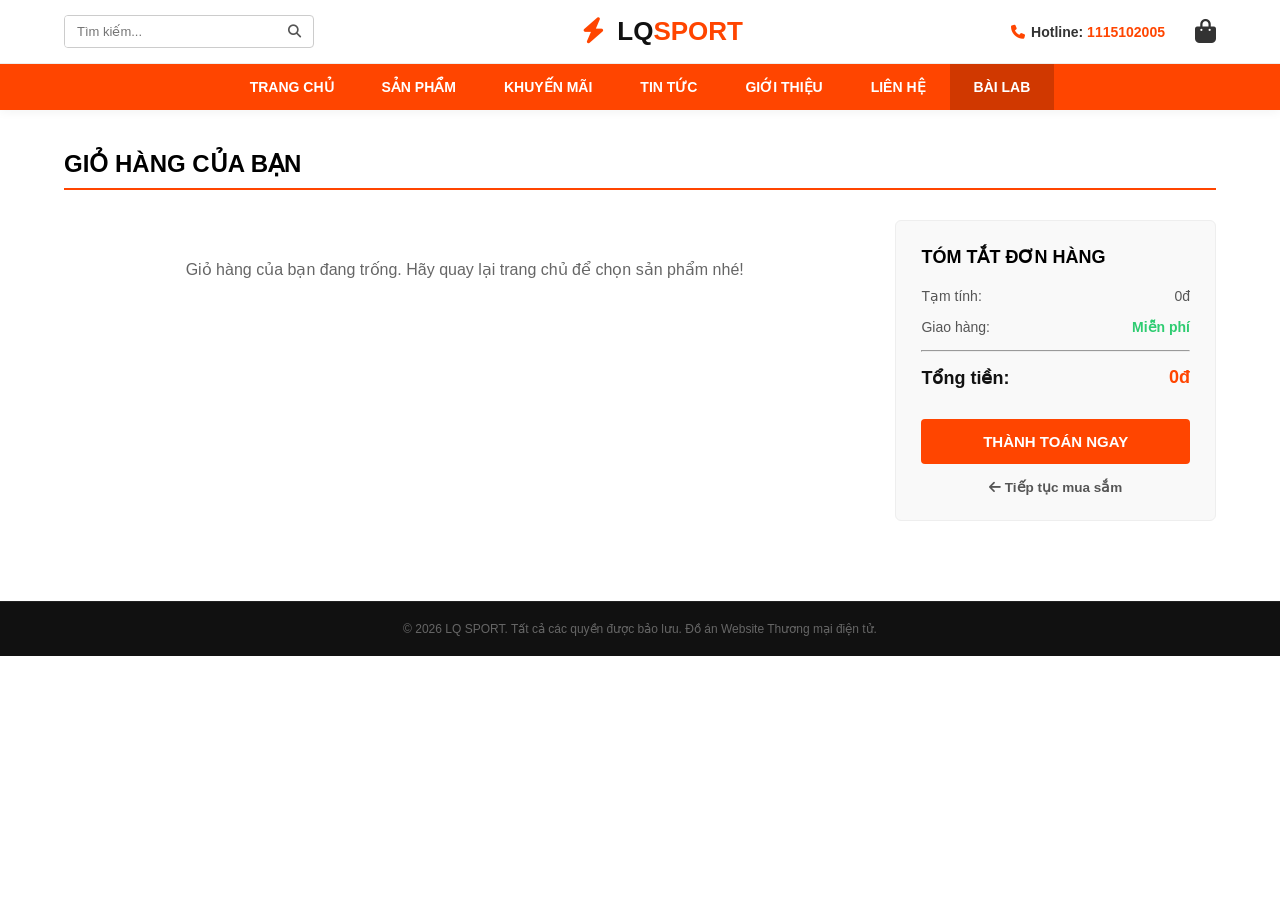
<file: html/giohang.html>
<!doctype html>
<html lang="en">
  <head>
    <meta charset="UTF-8" />
    <meta name="viewport" content="width=device-width, initial-scale=1.0" />
    <title>Giỏ Hàng - LQ Badminton Shop</title>
    <link rel="stylesheet" href="https://cdnjs.cloudflare.com/ajax/libs/font-awesome/6.4.0/css/all.min.css" />
    <link rel="stylesheet" href="../css/style.css" />
    <link rel="stylesheet" href="../css/style-giohang.css" />
    <link rel="stylesheet" href="../css/style-trangchu.css" />
  </head>
  <body>
    <header class="main-header">
      <div class="top-header">
        <div class="header-search">
          <input type="text" placeholder="Tìm kiếm..." />
          <button><i class="fa-solid fa-magnifying-glass"></i></button>
        </div>
        <div class="shop-logo">
          <a href="trangchu.html"><i class="fa-solid fa-bolt"></i> LQ<span>SPORT</span></a>
        </div>
        <div class="header-right">
          <div class="header-hotline">
            <i class="fa-solid fa-phone"></i>Hotline: <span>1115102005</span>
          </div>
          <div class="header-cart">
            <a href="giohang.html" class="cart-icon">
              <i class="fa-solid fa-bag-shopping"></i>
              <span class="cart-badge">0</span>
            </a>
          </div>
        </div>
      </div>
      <nav class="shop-navbar">
        <ul class="nav-menu">
          <li><a href="trangchu.html" class="menu-link">Trang Chủ</a></li>
          <li><a href="sanpham.html" class="menu-link">Sản Phẩm</a></li>
          <li><a href="khuyenmai.html" class="menu-link">Khuyến Mãi</a></li>
          <li><a href="tintuc.html" class="menu-link">Tin Tức</a></li>
          <li><a href="gioithieu.html" class="menu-link">Giới Thiệu</a></li>
          <li><a href="lienhe.html" class="menu-link">Liên Hệ</a></li>
          <li><a href="labthuchanh.html" class="menu-link active">Bài Lab</a></li> 
        </ul>
      </nav>
    </header>

    <main class="cart-page-container">
        <h2 class="page-title">GIỎ HÀNG CỦA BẠN</h2>
        
        <div class="cart-content-wrapper">
            <div class="cart-items-list" id="cart-items-container">
                </div>

            <div class="cart-summary-card">
                <h3>Tóm tắt đơn hàng</h3>
                <div class="summary-row">
                    <span>Tạm tính:</span>
                    <span id="summary-subtotal">0đ</span>
                </div>
                <div class="summary-row">
                    <span>Giao hàng:</span>
                    <span class="free-shipping">Miễn phí</span>
                </div>
                <hr>
                <div class="summary-row total-row">
                    <span>Tổng tiền:</span>
                    <span id="summary-total">0đ</span>
                </div>
                <button class="btn-checkout" id="btn-order-checkout">Thành toán ngay</button>
                <a href="trangchu.html" class="btn-continue-shopping"><i class="fa-solid fa-arrow-left"></i> Tiếp tục mua sắm</a>
            </div>
        </div>
    </main>

    <footer class="shop-footer">
        <div class="footer-bottom">
            <p>&copy; 2026 LQ SPORT. Tất cả các quyền được bảo lưu. Đồ án Website Thương mại điện tử.</p>
        </div>
    </footer>

    <script src="../js/giohang.js"></script>
  </body>
</html>
</file>
<file: css/style.css>
* {
  margin: 0;
  padding: 0;
  box-sizing: border-box; /* Giữ cố định kích thước khối không bị tràn khi thêm padding */
  font-family: Arial, Helvetica, sans-serif;
}

/*BACKGROUND AND LAYOUT*/
.landing {
  position: relative;
  width: 100%;
  height: 100vh; /* Chiều cao phủ kín 100% màn hình hiển thị của trình duyệt */
  background: url("https://images.unsplash.com/photo-1626224583764-f87db24ac4ea?w=1600")
    no-repeat center center/cover;
  display: flex;
  align-items: center;
  justify-content: center;
  overflow: hidden;
}

.overlay {
  position: absolute; /* Định vị tuyệt đối theo khung cha .promo-landing */
  top: 0;
  left: 0;
  width: 100%;
  height: 100%;
  background: linear-gradient(
    135deg,
    rgba(0, 0, 0, 0.9) 30%,
    rgba(255, 34, 34, 0.2) 100%
  );
  z-index: 1; /* Nằm trên ảnh nền (z-index: 0) nhưng dưới phần chữ (z-index: 2) */
}

.container {
  position: relative;
  z-index: 2;
  color: white;
  text-align: center; /* Căn giữa toàn bộ chữ bên trong */
  max-width: 850px; /* Chiều rộng tối đa của khối là 850px */
  padding: 0 20px; /* Khoảng cách đệm trái phải 20px khi xem trên điện thoại */
  animation: fadeInUp 1s ease-out forwards;
}

/*TYPOGRAPHY & BRAND*/
.logo {
  font-size: 28px;
  font-weight: 900;
  letter-spacing: 2px;
  margin-bottom: 25px;
  color: #fff;
}

.logo i,
.logo span {
  color: #ff2222;
}

.badge {
  display: inline-block;
  background-color: #ff2222;
  color: #fff;
  font-size: 12px;
  font-weight: 700;
  padding: 6px 16px;
  letter-spacing: 3px;
  border-radius: 3px; /* Bo góc nhẹ 3px */
  margin-bottom: 20px;
}

.title {
  font-size: 64px;
  font-weight: 900;
  line-height: 1.1; /* Thu hẹp khoảng cách dòng giữa hàng trên và hàng dưới */
  letter-spacing: -1px;
  text-transform: uppercase;
  margin-bottom: 30px;
}

.title span {
  color: #ff2222;
  display: block;
  font-size: 48px;
  margin-top: 5px;
}

/*OFFER SECTION*/
.offer {
  margin-bottom: 40px;
}

.offer-text {
  font-size: 18px;
  font-weight: 700;
  letter-spacing: 1px;
  color: #ddd;
  margin-bottom: 10px;
}

.discount-box {
  display: inline-flex; /* Kích hoạt flexbox nhưng giữ khối co giãn theo nội dung chữ */
  align-items: center; /* Căn chữ thẳng hàng nhau theo chiều dọc */
  gap: 15px; /* Khoảng cách giữa chữ "SALE UP TO" và số "40%" */
  background: rgba(255, 255, 255, 0.1);
  padding: 10px 25px;
  border-left: 5px solid #ff2222;
  margin-bottom: 15px;
}

.discount-box span {
  font-size: 16px;
  font-weight: 600;
  color: #bbb;
}

.discount-box .percentage {
  /* Số phần trăm màu đỏ siêu đậm */
  font-size: 36px;
  font-weight: 900;
  color: #ff2222;
}

.sub-text {
  font-size: 13px;
  color: #aaa;
  font-style: italic; /* Biến chữ thành in nghiêng */
}

/*BUTTONS & FOOTER*/
.actions {
  /* Khối bọc 2 nút bấm */
  display: flex;
  justify-content: center;
  gap: 20px;
}

.actions a {
  padding: 16px 32px;
  font-size: 15px;
  font-weight: 700;
  text-decoration: none; /* Xóa đường gạch chân mặc định của thẻ liên kết <a> */
  text-transform: uppercase;
  letter-spacing: 1px;
  border-radius: 4px;
  transition: all 0.3s ease; /* Tạo hiệu ứng chuyển động mượt mà khi rà chuột vào (hover) */
}

.btn-enter {
  /* Thiết kế Nút hành động chính */
  background-color: #ff2222;
  color: #fff;
  box-shadow: 0 4px 15px rgba(255, 34, 34, 0.4); /* Tạo hiệu ứng đổ bóng phát sáng màu đỏ xung quanh nút */
  animation: pulse 2s infinite ease-in-out; /* Chạy hiệu ứng pulse liên tục (infinite), mỗi chu kỳ co giãn kéo dài 2 giây */
}

.btn-enter:hover {
  animation-play-state: paused;
  background-color: #fff;
  color: #111; /* Khi rà chuột đổi nền sang trắng, chữ đen */
  transform: scale(1, 05); /* Nút nhích nhẹ lên trên 3px tạo hiệu ứng nổi */
  box-shadow: 0 4px 15px rgba(255, 255, 255, 0.3);
}

.btn-view-sale {
  /* Thiết kế Nút hành động phụ */
  background-color: transparent; /* Nền trong suốt */
  color: #fff;
  border: 2px solid #fff;
}

.btn-view-sale:hover {
  background-color: #fff;
  color: #111;
  transform: translateY(-3px);
}

.footer {
  position: absolute; /* Định vị cố định ăn theo khung lớn landing */
  bottom: 20px;
  width: 100%;
  text-align: center;
  z-index: 2;
}

.footer p {
  font-size: 12px;
  color: #666;
}

/* RESPONSIVE: TỰ ĐỘNG CÂN CHỈNH GIAO DIỆN KHI XEM TRÊN ĐIỆN THOẠI MÀN HÌNH NHỎ */
@media (max-width: 768px) {
  .title {
    font-size: 40px;
  }
  .title span {
    font-size: 30px;
  }
  .actions {
    /* Chuyển 2 nút đang nằm ngang thành hàng dọc để vừa màn hình đứng điện thoại */
    flex-direction: column;
    gap: 12px;
  }
  .discount-box .percentage {
    font-size: 28px;
  }
}

/* ANIMATIONS */
@keyframes fadeInup {
  /* Hiệu ứng: Hiện hình và trượt nhẹ từ dưới lên khi vừa tải trang */
  from {
    opacity: 0;
    transform: translateY(30px); /* Bắt đầu ở vị trí thấp hơn vị trí gốc 30px */
  }
  to {
    opacity: 1;
    transform: translateY(0); /* Trở về vị trí chuẩn ban đầu */
  }
}

@keyframes pulse {
  0% {
    transform: scale(1);
    box-shadow: 0 4px 15px rgba(255, 34, 34, 0.4);
  }
  50% {
    transform: scale(1, 02);
    box-shadow: 0 4px 25px rgba(255, 34, 34, 0.7);
  }
  100% {
    transform: scale(1);
    box-shadow: 0 4px 15px rgba(255, 34, 34, 0.4);
  }
}

/* ANIMATED FALLING EFFECTS */
#effect-container {
  position: fixed;
  top: 0;
  left: 0;
  width: 100%;
  height: 100vh;
  overflow: hidden;
  z-index: 1;
  pointer-events: none;
}

@keyframes fall {
  0% {
    top: -30px;
  }
  100% {
    top: 100vh; /* Rơi xuống hẳn cạnh dưới màn hình */
    transform: rotate(360deg); /* Vừa rơi vừa xoay tròn cánh hoa 360 độ */
  }
}

@keyframes sway {
  0% {
    margin-left: 0px;
  }
  100% {
    margin-left: 50px;
  }
}

.flower-flake {
  position: absolute;
  top: -30px;
  user-select: none;
  display: inline-block;
  animation:
    fall linear forwards,
    sway ease-in-out infinite alternate;
}

html, body {
    max-width: 100%;
    overflow-x: hidden;
    width: 100%;
    box-sizing: border-box;
    margin: 0;
    padding: 0;
}

*, *:before, *:after {
    box-sizing: inherit;
}

@media (max-width: 768px) {
  .top-header {
    flex-direction: column;
    gap: 15px;
    padding: 15px 20px;
    text-align: center;
  }
  .header-search {
    width: 100%;
    order: 3;
  }
  .shop-logo {
    order: 1;
  }
  .header-right {
    width: 100%;
    justify-content: space-between;
    order: 2;
    gap: 10px;
  }
  .shop-navbar {
    padding: 0;
    overflow-x: auto;
    justify-content: flex-start;
    -webkit-overflow-scrolling: touch;
  }
  .nav-menu {
    display: flex;
    white-space: nowrap;
  }
  .menu-link {
    padding: 12px 16px;
    font-size: 12px;
  }
}
</file>
<file: Lab06/Bai_2_Minh_hoa_layout/css/style.css>
* {
    box-sizing: border-box;
}

/* Thêm font-size mặc định 16px cho toàn trang */
body {
    font-size: 16px;
    margin: 0;
}

.wrapper {
    display: flex;
    flex-flow: row wrap;
    font-weight: bold;
    text-align: center;
}

.wrapper > * {
    padding: 10px;
    flex: 1 100%;
}

.header-flex-2 {
    background: tomato;
}

.footer-flex-2 {
    background: lightgreen;
    order: 4;
}

.main {
    text-align: left;
    background: deepskyblue;
    height: auto; /* Đổi thành auto để chứa vừa ảnh và text */
    flex: 3 0px;
    order: 2;
}

/* =========================================================
   THIẾT LẬP RESPONSIVE CHO HÌNH ẢNH
   ========================================================= */
.img-responsive {
    width: 100%;    /* Ép ảnh luôn bằng 100% chiều rộng của cột chứa nó */
    height: auto;   /* Chiều cao tự co giãn theo tỷ lệ chuẩn của ảnh */
    display: block;
    margin-top: 15px; /* Tạo khoảng cách với đoạn văn phía trên */
}

.aside {
    flex: 1 0 0;
}

.aside-1 {
    background: gold;
    min-height: 400px;
    order: 1;
}

.aside-2 {
    background: hotpink;
    min-height: 400px;
    order: 3;
}

/* Responsive 2 cột (Dưới 1200px) */
@media screen and (max-width: 1200px) {
    .main {
        flex: 1 100%; 
        order: 1;     
    }
    .aside-1 {
        flex: 1 50%;  
        order: 2;     
    }
    .aside-2 {
        flex: 1 50%;  
        order: 3;     
    }
}

/* =========================================================
   Responsive 1 cột (Dưới 600px) - TĂNG FONT CHỮ LÊN 20PX
   ========================================================= */
@media screen and (max-width: 600px) {
    body {
        font-size: 20px; /* Chuyển thành 1 cột thì chữ to lên 20px */
    }
    
    .aside-1, .aside-2 {
        flex: 1 100%; 
    }
}
</file>
<file: Lab07/Lab07/demo_bai_2/css/elegant-icons.css>
@font-face {
	font-family: 'ElegantIcons';
	src:url('../fonts/ElegantIcons.eot');
	src:url('../fonts/ElegantIcons.eot?#iefix') format('embedded-opentype'),
		url('../fonts/ElegantIcons.woff') format('woff'),
		url('../fonts/ElegantIcons.ttf') format('truetype'),
		url('../fonts/ElegantIcons.svg#ElegantIcons') format('svg');
	font-weight: normal;
	font-style: normal;
}

/* Use the following CSS code if you want to use data attributes for inserting your icons */
[data-icon]:before {
	font-family: 'ElegantIcons';
	content: attr(data-icon);
	speak: none;
	font-weight: normal;
	font-variant: normal;
	text-transform: none;
	line-height: 1;
	-webkit-font-smoothing: antialiased;
	-moz-osx-font-smoothing: grayscale;
}

/* Use the following CSS code if you want to have a class per icon */
/*
Instead of a list of all class selectors,
you can use the generic selector below, but it's slower:
[class*="your-class-prefix"] {
*/
.arrow_up, .arrow_down, .arrow_left, .arrow_right, .arrow_left-up, .arrow_right-up, .arrow_right-down, .arrow_left-down, .arrow-up-down, .arrow_up-down_alt, .arrow_left-right_alt, .arrow_left-right, .arrow_expand_alt2, .arrow_expand_alt, .arrow_condense, .arrow_expand, .arrow_move, .arrow_carrot-up, .arrow_carrot-down, .arrow_carrot-left, .arrow_carrot-right, .arrow_carrot-2up, .arrow_carrot-2down, .arrow_carrot-2left, .arrow_carrot-2right, .arrow_carrot-up_alt2, .arrow_carrot-down_alt2, .arrow_carrot-left_alt2, .arrow_carrot-right_alt2, .arrow_carrot-2up_alt2, .arrow_carrot-2down_alt2, .arrow_carrot-2left_alt2, .arrow_carrot-2right_alt2, .arrow_triangle-up, .arrow_triangle-down, .arrow_triangle-left, .arrow_triangle-right, .arrow_triangle-up_alt2, .arrow_triangle-down_alt2, .arrow_triangle-left_alt2, .arrow_triangle-right_alt2, .arrow_back, .icon_minus-06, .icon_plus, .icon_close, .icon_check, .icon_minus_alt2, .icon_plus_alt2, .icon_close_alt2, .icon_check_alt2, .icon_zoom-out_alt, .icon_zoom-in_alt, .icon_search, .icon_box-empty, .icon_box-selected, .icon_minus-box, .icon_plus-box, .icon_box-checked, .icon_circle-empty, .icon_circle-slelected, .icon_stop_alt2, .icon_stop, .icon_pause_alt2, .icon_pause, .icon_menu, .icon_menu-square_alt2, .icon_menu-circle_alt2, .icon_ul, .icon_ol, .icon_adjust-horiz, .icon_adjust-vert, .icon_document_alt, .icon_documents_alt, .icon_pencil, .icon_pencil-edit_alt, .icon_pencil-edit, .icon_folder-alt, .icon_folder-open_alt, .icon_folder-add_alt, .icon_info_alt, .icon_error-oct_alt, .icon_error-circle_alt, .icon_error-triangle_alt, .icon_question_alt2, .icon_question, .icon_comment_alt, .icon_chat_alt, .icon_vol-mute_alt, .icon_volume-low_alt, .icon_volume-high_alt, .icon_quotations, .icon_quotations_alt2, .icon_clock_alt, .icon_lock_alt, .icon_lock-open_alt, .icon_key_alt, .icon_cloud_alt, .icon_cloud-upload_alt, .icon_cloud-download_alt, .icon_image, .icon_images, .icon_lightbulb_alt, .icon_gift_alt, .icon_house_alt, .icon_genius, .icon_mobile, .icon_tablet, .icon_laptop, .icon_desktop, .icon_camera_alt, .icon_mail_alt, .icon_cone_alt, .icon_ribbon_alt, .icon_bag_alt, .icon_creditcard, .icon_cart_alt, .icon_paperclip, .icon_tag_alt, .icon_tags_alt, .icon_trash_alt, .icon_cursor_alt, .icon_mic_alt, .icon_compass_alt, .icon_pin_alt, .icon_pushpin_alt, .icon_map_alt, .icon_drawer_alt, .icon_toolbox_alt, .icon_book_alt, .icon_calendar, .icon_film, .icon_table, .icon_contacts_alt, .icon_headphones, .icon_lifesaver, .icon_piechart, .icon_refresh, .icon_link_alt, .icon_link, .icon_loading, .icon_blocked, .icon_archive_alt, .icon_heart_alt, .icon_star_alt, .icon_star-half_alt, .icon_star, .icon_star-half, .icon_tools, .icon_tool, .icon_cog, .icon_cogs, .arrow_up_alt, .arrow_down_alt, .arrow_left_alt, .arrow_right_alt, .arrow_left-up_alt, .arrow_right-up_alt, .arrow_right-down_alt, .arrow_left-down_alt, .arrow_condense_alt, .arrow_expand_alt3, .arrow_carrot_up_alt, .arrow_carrot-down_alt, .arrow_carrot-left_alt, .arrow_carrot-right_alt, .arrow_carrot-2up_alt, .arrow_carrot-2dwnn_alt, .arrow_carrot-2left_alt, .arrow_carrot-2right_alt, .arrow_triangle-up_alt, .arrow_triangle-down_alt, .arrow_triangle-left_alt, .arrow_triangle-right_alt, .icon_minus_alt, .icon_plus_alt, .icon_close_alt, .icon_check_alt, .icon_zoom-out, .icon_zoom-in, .icon_stop_alt, .icon_menu-square_alt, .icon_menu-circle_alt, .icon_document, .icon_documents, .icon_pencil_alt, .icon_folder, .icon_folder-open, .icon_folder-add, .icon_folder_upload, .icon_folder_download, .icon_info, .icon_error-circle, .icon_error-oct, .icon_error-triangle, .icon_question_alt, .icon_comment, .icon_chat, .icon_vol-mute, .icon_volume-low, .icon_volume-high, .icon_quotations_alt, .icon_clock, .icon_lock, .icon_lock-open, .icon_key, .icon_cloud, .icon_cloud-upload, .icon_cloud-download, .icon_lightbulb, .icon_gift, .icon_house, .icon_camera, .icon_mail, .icon_cone, .icon_ribbon, .icon_bag, .icon_cart, .icon_tag, .icon_tags, .icon_trash, .icon_cursor, .icon_mic, .icon_compass, .icon_pin, .icon_pushpin, .icon_map, .icon_drawer, .icon_toolbox, .icon_book, .icon_contacts, .icon_archive, .icon_heart, .icon_profile, .icon_group, .icon_grid-2x2, .icon_grid-3x3, .icon_music, .icon_pause_alt, .icon_phone, .icon_upload, .icon_download, .social_facebook, .social_twitter, .social_pinterest, .social_googleplus, .social_tumblr, .social_tumbleupon, .social_wordpress, .social_instagram, .social_dribbble, .social_vimeo, .social_linkedin, .social_rss, .social_deviantart, .social_share, .social_myspace, .social_skype, .social_youtube, .social_picassa, .social_googledrive, .social_flickr, .social_blogger, .social_spotify, .social_delicious, .social_facebook_circle, .social_twitter_circle, .social_pinterest_circle, .social_googleplus_circle, .social_tumblr_circle, .social_stumbleupon_circle, .social_wordpress_circle, .social_instagram_circle, .social_dribbble_circle, .social_vimeo_circle, .social_linkedin_circle, .social_rss_circle, .social_deviantart_circle, .social_share_circle, .social_myspace_circle, .social_skype_circle, .social_youtube_circle, .social_picassa_circle, .social_googledrive_alt2, .social_flickr_circle, .social_blogger_circle, .social_spotify_circle, .social_delicious_circle, .social_facebook_square, .social_twitter_square, .social_pinterest_square, .social_googleplus_square, .social_tumblr_square, .social_stumbleupon_square, .social_wordpress_square, .social_instagram_square, .social_dribbble_square, .social_vimeo_square, .social_linkedin_square, .social_rss_square, .social_deviantart_square, .social_share_square, .social_myspace_square, .social_skype_square, .social_youtube_square, .social_picassa_square, .social_googledrive_square, .social_flickr_square, .social_blogger_square, .social_spotify_square, .social_delicious_square, .icon_printer, .icon_calulator, .icon_building, .icon_floppy, .icon_drive, .icon_search-2, .icon_id, .icon_id-2, .icon_puzzle, .icon_like, .icon_dislike, .icon_mug, .icon_currency, .icon_wallet, .icon_pens, .icon_easel, .icon_flowchart, .icon_datareport, .icon_briefcase, .icon_shield, .icon_percent, .icon_globe, .icon_globe-2, .icon_target, .icon_hourglass, .icon_balance, .icon_rook, .icon_printer-alt, .icon_calculator_alt, .icon_building_alt, .icon_floppy_alt, .icon_drive_alt, .icon_search_alt, .icon_id_alt, .icon_id-2_alt, .icon_puzzle_alt, .icon_like_alt, .icon_dislike_alt, .icon_mug_alt, .icon_currency_alt, .icon_wallet_alt, .icon_pens_alt, .icon_easel_alt, .icon_flowchart_alt, .icon_datareport_alt, .icon_briefcase_alt, .icon_shield_alt, .icon_percent_alt, .icon_globe_alt, .icon_clipboard {
	font-family: 'ElegantIcons';
	speak: none;
	font-style: normal;
	font-weight: normal;
	font-variant: normal;
	text-transform: none;
	line-height: 1;
	-webkit-font-smoothing: antialiased;
}
.arrow_up:before {
	content: "\21";
}
.arrow_down:before {
	content: "\22";
}
.arrow_left:before {
	content: "\23";
}
.arrow_right:before {
	content: "\24";
}
.arrow_left-up:before {
	content: "\25";
}
.arrow_right-up:before {
	content: "\26";
}
.arrow_right-down:before {
	content: "\27";
}
.arrow_left-down:before {
	content: "\28";
}
.arrow-up-down:before {
	content: "\29";
}
.arrow_up-down_alt:before {
	content: "\2a";
}
.arrow_left-right_alt:before {
	content: "\2b";
}
.arrow_left-right:before {
	content: "\2c";
}
.arrow_expand_alt2:before {
	content: "\2d";
}
.arrow_expand_alt:before {
	content: "\2e";
}
.arrow_condense:before {
	content: "\2f";
}
.arrow_expand:before {
	content: "\30";
}
.arrow_move:before {
	content: "\31";
}
.arrow_carrot-up:before {
	content: "\32";
}
.arrow_carrot-down:before {
	content: "\33";
}
.arrow_carrot-left:before {
	content: "\34";
}
.arrow_carrot-right:before {
	content: "\35";
}
.arrow_carrot-2up:before {
	content: "\36";
}
.arrow_carrot-2down:before {
	content: "\37";
}
.arrow_carrot-2left:before {
	content: "\38";
}
.arrow_carrot-2right:before {
	content: "\39";
}
.arrow_carrot-up_alt2:before {
	content: "\3a";
}
.arrow_carrot-down_alt2:before {
	content: "\3b";
}
.arrow_carrot-left_alt2:before {
	content: "\3c";
}
.arrow_carrot-right_alt2:before {
	content: "\3d";
}
.arrow_carrot-2up_alt2:before {
	content: "\3e";
}
.arrow_carrot-2down_alt2:before {
	content: "\3f";
}
.arrow_carrot-2left_alt2:before {
	content: "\40";
}
.arrow_carrot-2right_alt2:before {
	content: "\41";
}
.arrow_triangle-up:before {
	content: "\42";
}
.arrow_triangle-down:before {
	content: "\43";
}
.arrow_triangle-left:before {
	content: "\44";
}
.arrow_triangle-right:before {
	content: "\45";
}
.arrow_triangle-up_alt2:before {
	content: "\46";
}
.arrow_triangle-down_alt2:before {
	content: "\47";
}
.arrow_triangle-left_alt2:before {
	content: "\48";
}
.arrow_triangle-right_alt2:before {
	content: "\49";
}
.arrow_back:before {
	content: "\4a";
}
.icon_minus-06:before {
	content: "\4b";
}
.icon_plus:before {
	content: "\4c";
}
.icon_close:before {
	content: "\4d";
}
.icon_check:before {
	content: "\4e";
}
.icon_minus_alt2:before {
	content: "\4f";
}
.icon_plus_alt2:before {
	content: "\50";
}
.icon_close_alt2:before {
	content: "\51";
}
.icon_check_alt2:before {
	content: "\52";
}
.icon_zoom-out_alt:before {
	content: "\53";
}
.icon_zoom-in_alt:before {
	content: "\54";
}
.icon_search:before {
	content: "\55";
}
.icon_box-empty:before {
	content: "\56";
}
.icon_box-selected:before {
	content: "\57";
}
.icon_minus-box:before {
	content: "\58";
}
.icon_plus-box:before {
	content: "\59";
}
.icon_box-checked:before {
	content: "\5a";
}
.icon_circle-empty:before {
	content: "\5b";
}
.icon_circle-slelected:before {
	content: "\5c";
}
.icon_stop_alt2:before {
	content: "\5d";
}
.icon_stop:before {
	content: "\5e";
}
.icon_pause_alt2:before {
	content: "\5f";
}
.icon_pause:before {
	content: "\60";
}
.icon_menu:before {
	content: "\61";
}
.icon_menu-square_alt2:before {
	content: "\62";
}
.icon_menu-circle_alt2:before {
	content: "\63";
}
.icon_ul:before {
	content: "\64";
}
.icon_ol:before {
	content: "\65";
}
.icon_adjust-horiz:before {
	content: "\66";
}
.icon_adjust-vert:before {
	content: "\67";
}
.icon_document_alt:before {
	content: "\68";
}
.icon_documents_alt:before {
	content: "\69";
}
.icon_pencil:before {
	content: "\6a";
}
.icon_pencil-edit_alt:before {
	content: "\6b";
}
.icon_pencil-edit:before {
	content: "\6c";
}
.icon_folder-alt:before {
	content: "\6d";
}
.icon_folder-open_alt:before {
	content: "\6e";
}
.icon_folder-add_alt:before {
	content: "\6f";
}
.icon_info_alt:before {
	content: "\70";
}
.icon_error-oct_alt:before {
	content: "\71";
}
.icon_error-circle_alt:before {
	content: "\72";
}
.icon_error-triangle_alt:before {
	content: "\73";
}
.icon_question_alt2:before {
	content: "\74";
}
.icon_question:before {
	content: "\75";
}
.icon_comment_alt:before {
	content: "\76";
}
.icon_chat_alt:before {
	content: "\77";
}
.icon_vol-mute_alt:before {
	content: "\78";
}
.icon_volume-low_alt:before {
	content: "\79";
}
.icon_volume-high_alt:before {
	content: "\7a";
}
.icon_quotations:before {
	content: "\7b";
}
.icon_quotations_alt2:before {
	content: "\7c";
}
.icon_clock_alt:before {
	content: "\7d";
}
.icon_lock_alt:before {
	content: "\7e";
}
.icon_lock-open_alt:before {
	content: "\e000";
}
.icon_key_alt:before {
	content: "\e001";
}
.icon_cloud_alt:before {
	content: "\e002";
}
.icon_cloud-upload_alt:before {
	content: "\e003";
}
.icon_cloud-download_alt:before {
	content: "\e004";
}
.icon_image:before {
	content: "\e005";
}
.icon_images:before {
	content: "\e006";
}
.icon_lightbulb_alt:before {
	content: "\e007";
}
.icon_gift_alt:before {
	content: "\e008";
}
.icon_house_alt:before {
	content: "\e009";
}
.icon_genius:before {
	content: "\e00a";
}
.icon_mobile:before {
	content: "\e00b";
}
.icon_tablet:before {
	content: "\e00c";
}
.icon_laptop:before {
	content: "\e00d";
}
.icon_desktop:before {
	content: "\e00e";
}
.icon_camera_alt:before {
	content: "\e00f";
}
.icon_mail_alt:before {
	content: "\e010";
}
.icon_cone_alt:before {
	content: "\e011";
}
.icon_ribbon_alt:before {
	content: "\e012";
}
.icon_bag_alt:before {
	content: "\e013";
}
.icon_creditcard:before {
	content: "\e014";
}
.icon_cart_alt:before {
	content: "\e015";
}
.icon_paperclip:before {
	content: "\e016";
}
.icon_tag_alt:before {
	content: "\e017";
}
.icon_tags_alt:before {
	content: "\e018";
}
.icon_trash_alt:before {
	content: "\e019";
}
.icon_cursor_alt:before {
	content: "\e01a";
}
.icon_mic_alt:before {
	content: "\e01b";
}
.icon_compass_alt:before {
	content: "\e01c";
}
.icon_pin_alt:before {
	content: "\e01d";
}
.icon_pushpin_alt:before {
	content: "\e01e";
}
.icon_map_alt:before {
	content: "\e01f";
}
.icon_drawer_alt:before {
	content: "\e020";
}
.icon_toolbox_alt:before {
	content: "\e021";
}
.icon_book_alt:before {
	content: "\e022";
}
.icon_calendar:before {
	content: "\e023";
}
.icon_film:before {
	content: "\e024";
}
.icon_table:before {
	content: "\e025";
}
.icon_contacts_alt:before {
	content: "\e026";
}
.icon_headphones:before {
	content: "\e027";
}
.icon_lifesaver:before {
	content: "\e028";
}
.icon_piechart:before {
	content: "\e029";
}
.icon_refresh:before {
	content: "\e02a";
}
.icon_link_alt:before {
	content: "\e02b";
}
.icon_link:before {
	content: "\e02c";
}
.icon_loading:before {
	content: "\e02d";
}
.icon_blocked:before {
	content: "\e02e";
}
.icon_archive_alt:before {
	content: "\e02f";
}
.icon_heart_alt:before {
	content: "\e030";
}
.icon_star_alt:before {
	content: "\e031";
}
.icon_star-half_alt:before {
	content: "\e032";
}
.icon_star:before {
	content: "\e033";
}
.icon_star-half:before {
	content: "\e034";
}
.icon_tools:before {
	content: "\e035";
}
.icon_tool:before {
	content: "\e036";
}
.icon_cog:before {
	content: "\e037";
}
.icon_cogs:before {
	content: "\e038";
}
.arrow_up_alt:before {
	content: "\e039";
}
.arrow_down_alt:before {
	content: "\e03a";
}
.arrow_left_alt:before {
	content: "\e03b";
}
.arrow_right_alt:before {
	content: "\e03c";
}
.arrow_left-up_alt:before {
	content: "\e03d";
}
.arrow_right-up_alt:before {
	content: "\e03e";
}
.arrow_right-down_alt:before {
	content: "\e03f";
}
.arrow_left-down_alt:before {
	content: "\e040";
}
.arrow_condense_alt:before {
	content: "\e041";
}
.arrow_expand_alt3:before {
	content: "\e042";
}
.arrow_carrot_up_alt:before {
	content: "\e043";
}
.arrow_carrot-down_alt:before {
	content: "\e044";
}
.arrow_carrot-left_alt:before {
	content: "\e045";
}
.arrow_carrot-right_alt:before {
	content: "\e046";
}
.arrow_carrot-2up_alt:before {
	content: "\e047";
}
.arrow_carrot-2dwnn_alt:before {
	content: "\e048";
}
.arrow_carrot-2left_alt:before {
	content: "\e049";
}
.arrow_carrot-2right_alt:before {
	content: "\e04a";
}
.arrow_triangle-up_alt:before {
	content: "\e04b";
}
.arrow_triangle-down_alt:before {
	content: "\e04c";
}
.arrow_triangle-left_alt:before {
	content: "\e04d";
}
.arrow_triangle-right_alt:before {
	content: "\e04e";
}
.icon_minus_alt:before {
	content: "\e04f";
}
.icon_plus_alt:before {
	content: "\e050";
}
.icon_close_alt:before {
	content: "\e051";
}
.icon_check_alt:before {
	content: "\e052";
}
.icon_zoom-out:before {
	content: "\e053";
}
.icon_zoom-in:before {
	content: "\e054";
}
.icon_stop_alt:before {
	content: "\e055";
}
.icon_menu-square_alt:before {
	content: "\e056";
}
.icon_menu-circle_alt:before {
	content: "\e057";
}
.icon_document:before {
	content: "\e058";
}
.icon_documents:before {
	content: "\e059";
}
.icon_pencil_alt:before {
	content: "\e05a";
}
.icon_folder:before {
	content: "\e05b";
}
.icon_folder-open:before {
	content: "\e05c";
}
.icon_folder-add:before {
	content: "\e05d";
}
.icon_folder_upload:before {
	content: "\e05e";
}
.icon_folder_download:before {
	content: "\e05f";
}
.icon_info:before {
	content: "\e060";
}
.icon_error-circle:before {
	content: "\e061";
}
.icon_error-oct:before {
	content: "\e062";
}
.icon_error-triangle:before {
	content: "\e063";
}
.icon_question_alt:before {
	content: "\e064";
}
.icon_comment:before {
	content: "\e065";
}
.icon_chat:before {
	content: "\e066";
}
.icon_vol-mute:before {
	content: "\e067";
}
.icon_volume-low:before {
	content: "\e068";
}
.icon_volume-high:before {
	content: "\e069";
}
.icon_quotations_alt:before {
	content: "\e06a";
}
.icon_clock:before {
	content: "\e06b";
}
.icon_lock:before {
	content: "\e06c";
}
.icon_lock-open:before {
	content: "\e06d";
}
.icon_key:before {
	content: "\e06e";
}
.icon_cloud:before {
	content: "\e06f";
}
.icon_cloud-upload:before {
	content: "\e070";
}
.icon_cloud-download:before {
	content: "\e071";
}
.icon_lightbulb:before {
	content: "\e072";
}
.icon_gift:before {
	content: "\e073";
}
.icon_house:before {
	content: "\e074";
}
.icon_camera:before {
	content: "\e075";
}
.icon_mail:before {
	content: "\e076";
}
.icon_cone:before {
	content: "\e077";
}
.icon_ribbon:before {
	content: "\e078";
}
.icon_bag:before {
	content: "\e079";
}
.icon_cart:before {
	content: "\e07a";
}
.icon_tag:before {
	content: "\e07b";
}
.icon_tags:before {
	content: "\e07c";
}
.icon_trash:before {
	content: "\e07d";
}
.icon_cursor:before {
	content: "\e07e";
}
.icon_mic:before {
	content: "\e07f";
}
.icon_compass:before {
	content: "\e080";
}
.icon_pin:before {
	content: "\e081";
}
.icon_pushpin:before {
	content: "\e082";
}
.icon_map:before {
	content: "\e083";
}
.icon_drawer:before {
	content: "\e084";
}
.icon_toolbox:before {
	content: "\e085";
}
.icon_book:before {
	content: "\e086";
}
.icon_contacts:before {
	content: "\e087";
}
.icon_archive:before {
	content: "\e088";
}
.icon_heart:before {
	content: "\e089";
}
.icon_profile:before {
	content: "\e08a";
}
.icon_group:before {
	content: "\e08b";
}
.icon_grid-2x2:before {
	content: "\e08c";
}
.icon_grid-3x3:before {
	content: "\e08d";
}
.icon_music:before {
	content: "\e08e";
}
.icon_pause_alt:before {
	content: "\e08f";
}
.icon_phone:before {
	content: "\e090";
}
.icon_upload:before {
	content: "\e091";
}
.icon_download:before {
	content: "\e092";
}
.social_facebook:before {
	content: "\e093";
}
.social_twitter:before {
	content: "\e094";
}
.social_pinterest:before {
	content: "\e095";
}
.social_googleplus:before {
	content: "\e096";
}
.social_tumblr:before {
	content: "\e097";
}
.social_tumbleupon:before {
	content: "\e098";
}
.social_wordpress:before {
	content: "\e099";
}
.social_instagram:before {
	content: "\e09a";
}
.social_dribbble:before {
	content: "\e09b";
}
.social_vimeo:before {
	content: "\e09c";
}
.social_linkedin:before {
	content: "\e09d";
}
.social_rss:before {
	content: "\e09e";
}
.social_deviantart:before {
	content: "\e09f";
}
.social_share:before {
	content: "\e0a0";
}
.social_myspace:before {
	content: "\e0a1";
}
.social_skype:before {
	content: "\e0a2";
}
.social_youtube:before {
	content: "\e0a3";
}
.social_picassa:before {
	content: "\e0a4";
}
.social_googledrive:before {
	content: "\e0a5";
}
.social_flickr:before {
	content: "\e0a6";
}
.social_blogger:before {
	content: "\e0a7";
}
.social_spotify:before {
	content: "\e0a8";
}
.social_delicious:before {
	content: "\e0a9";
}
.social_facebook_circle:before {
	content: "\e0aa";
}
.social_twitter_circle:before {
	content: "\e0ab";
}
.social_pinterest_circle:before {
	content: "\e0ac";
}
.social_googleplus_circle:before {
	content: "\e0ad";
}
.social_tumblr_circle:before {
	content: "\e0ae";
}
.social_stumbleupon_circle:before {
	content: "\e0af";
}
.social_wordpress_circle:before {
	content: "\e0b0";
}
.social_instagram_circle:before {
	content: "\e0b1";
}
.social_dribbble_circle:before {
	content: "\e0b2";
}
.social_vimeo_circle:before {
	content: "\e0b3";
}
.social_linkedin_circle:before {
	content: "\e0b4";
}
.social_rss_circle:before {
	content: "\e0b5";
}
.social_deviantart_circle:before {
	content: "\e0b6";
}
.social_share_circle:before {
	content: "\e0b7";
}
.social_myspace_circle:before {
	content: "\e0b8";
}
.social_skype_circle:before {
	content: "\e0b9";
}
.social_youtube_circle:before {
	content: "\e0ba";
}
.social_picassa_circle:before {
	content: "\e0bb";
}
.social_googledrive_alt2:before {
	content: "\e0bc";
}
.social_flickr_circle:before {
	content: "\e0bd";
}
.social_blogger_circle:before {
	content: "\e0be";
}
.social_spotify_circle:before {
	content: "\e0bf";
}
.social_delicious_circle:before {
	content: "\e0c0";
}
.social_facebook_square:before {
	content: "\e0c1";
}
.social_twitter_square:before {
	content: "\e0c2";
}
.social_pinterest_square:before {
	content: "\e0c3";
}
.social_googleplus_square:before {
	content: "\e0c4";
}
.social_tumblr_square:before {
	content: "\e0c5";
}
.social_stumbleupon_square:before {
	content: "\e0c6";
}
.social_wordpress_square:before {
	content: "\e0c7";
}
.social_instagram_square:before {
	content: "\e0c8";
}
.social_dribbble_square:before {
	content: "\e0c9";
}
.social_vimeo_square:before {
	content: "\e0ca";
}
.social_linkedin_square:before {
	content: "\e0cb";
}
.social_rss_square:before {
	content: "\e0cc";
}
.social_deviantart_square:before {
	content: "\e0cd";
}
.social_share_square:before {
	content: "\e0ce";
}
.social_myspace_square:before {
	content: "\e0cf";
}
.social_skype_square:before {
	content: "\e0d0";
}
.social_youtube_square:before {
	content: "\e0d1";
}
.social_picassa_square:before {
	content: "\e0d2";
}
.social_googledrive_square:before {
	content: "\e0d3";
}
.social_flickr_square:before {
	content: "\e0d4";
}
.social_blogger_square:before {
	content: "\e0d5";
}
.social_spotify_square:before {
	content: "\e0d6";
}
.social_delicious_square:before {
	content: "\e0d7";
}
.icon_printer:before {
	content: "\e103";
}
.icon_calulator:before {
	content: "\e0ee";
}
.icon_building:before {
	content: "\e0ef";
}
.icon_floppy:before {
	content: "\e0e8";
}
.icon_drive:before {
	content: "\e0ea";
}
.icon_search-2:before {
	content: "\e101";
}
.icon_id:before {
	content: "\e107";
}
.icon_id-2:before {
	content: "\e108";
}
.icon_puzzle:before {
	content: "\e102";
}
.icon_like:before {
	content: "\e106";
}
.icon_dislike:before {
	content: "\e0eb";
}
.icon_mug:before {
	content: "\e105";
}
.icon_currency:before {
	content: "\e0ed";
}
.icon_wallet:before {
	content: "\e100";
}
.icon_pens:before {
	content: "\e104";
}
.icon_easel:before {
	content: "\e0e9";
}
.icon_flowchart:before {
	content: "\e109";
}
.icon_datareport:before {
	content: "\e0ec";
}
.icon_briefcase:before {
	content: "\e0fe";
}
.icon_shield:before {
	content: "\e0f6";
}
.icon_percent:before {
	content: "\e0fb";
}
.icon_globe:before {
	content: "\e0e2";
}
.icon_globe-2:before {
	content: "\e0e3";
}
.icon_target:before {
	content: "\e0f5";
}
.icon_hourglass:before {
	content: "\e0e1";
}
.icon_balance:before {
	content: "\e0ff";
}
.icon_rook:before {
	content: "\e0f8";
}
.icon_printer-alt:before {
	content: "\e0fa";
}
.icon_calculator_alt:before {
	content: "\e0e7";
}
.icon_building_alt:before {
	content: "\e0fd";
}
.icon_floppy_alt:before {
	content: "\e0e4";
}
.icon_drive_alt:before {
	content: "\e0e5";
}
.icon_search_alt:before {
	content: "\e0f7";
}
.icon_id_alt:before {
	content: "\e0e0";
}
.icon_id-2_alt:before {
	content: "\e0fc";
}
.icon_puzzle_alt:before {
	content: "\e0f9";
}
.icon_like_alt:before {
	content: "\e0dd";
}
.icon_dislike_alt:before {
	content: "\e0f1";
}
.icon_mug_alt:before {
	content: "\e0dc";
}
.icon_currency_alt:before {
	content: "\e0f3";
}
.icon_wallet_alt:before {
	content: "\e0d8";
}
.icon_pens_alt:before {
	content: "\e0db";
}
.icon_easel_alt:before {
	content: "\e0f0";
}
.icon_flowchart_alt:before {
	content: "\e0df";
}
.icon_datareport_alt:before {
	content: "\e0f2";
}
.icon_briefcase_alt:before {
	content: "\e0f4";
}
.icon_shield_alt:before {
	content: "\e0d9";
}
.icon_percent_alt:before {
	content: "\e0da";
}
.icon_globe_alt:before {
	content: "\e0de";
}
.icon_clipboard:before {
	content: "\e0e6";
}


	.glyph {
		float: left;
		text-align: center;
		padding: .75em;
		margin: .4em 1.5em .75em 0;
		width: 6em;
text-shadow: none;
	}
        .glyph_big {
        font-size: 128px;
        color: #59c5dc;
        float: left;
        margin-right: 20px;
        }

        .glyph div { padding-bottom: 10px;}

	.glyph input {
		font-family: consolas, monospace;
		font-size: 12px;
		width: 100%;
		text-align: center;
		border: 0;
		box-shadow: 0 0 0 1px #ccc;
		padding: .2em;
                -moz-border-radius: 5px;
                -webkit-border-radius: 5px;
	}
	.centered {
		margin-left: auto;
		margin-right: auto;
	}
	.glyph .fs1 {
		font-size: 2em;
	}
</file>
<file: Lab07/Lab07/demo_bai_2/css/nice-select.css>
.nice-select {
  -webkit-tap-highlight-color: transparent;
  background-color: #fff;
  border-radius: 5px;
  border: solid 1px #e8e8e8;
  box-sizing: border-box;
  clear: both;
  cursor: pointer;
  display: block;
  float: left;
  font-family: inherit;
  font-size: 14px;
  font-weight: normal;
  height: 42px;
  line-height: 40px;
  outline: none;
  padding-left: 18px;
  padding-right: 30px;
  position: relative;
  text-align: left !important;
  -webkit-transition: all 0.2s ease-in-out;
  transition: all 0.2s ease-in-out;
  -webkit-user-select: none;
     -moz-user-select: none;
      -ms-user-select: none;
          user-select: none;
  white-space: nowrap;
  width: auto; }
  .nice-select:hover {
    border-color: #dbdbdb; }
  .nice-select:active, .nice-select.open, .nice-select:focus {
    border-color: #999; }
  .nice-select:after {
    border-bottom: 2px solid #999;
    border-right: 2px solid #999;
    content: '';
    display: block;
    height: 5px;
    margin-top: -4px;
    pointer-events: none;
    position: absolute;
    right: 12px;
    top: 50%;
    -webkit-transform-origin: 66% 66%;
        -ms-transform-origin: 66% 66%;
            transform-origin: 66% 66%;
    -webkit-transform: rotate(45deg);
        -ms-transform: rotate(45deg);
            transform: rotate(45deg);
    -webkit-transition: all 0.15s ease-in-out;
    transition: all 0.15s ease-in-out;
    width: 5px; }
  .nice-select.open:after {
    -webkit-transform: rotate(-135deg);
        -ms-transform: rotate(-135deg);
            transform: rotate(-135deg); }
  .nice-select.open .list {
    opacity: 1;
    pointer-events: auto;
    -webkit-transform: scale(1) translateY(0);
        -ms-transform: scale(1) translateY(0);
            transform: scale(1) translateY(0); }
  .nice-select.disabled {
    border-color: #ededed;
    color: #999;
    pointer-events: none; }
    .nice-select.disabled:after {
      border-color: #cccccc; }
  .nice-select.wide {
    width: 100%; }
    .nice-select.wide .list {
      left: 0 !important;
      right: 0 !important; }
  .nice-select.right {
    float: right; }
    .nice-select.right .list {
      left: auto;
      right: 0; }
  .nice-select.small {
    font-size: 12px;
    height: 36px;
    line-height: 34px; }
    .nice-select.small:after {
      height: 4px;
      width: 4px; }
    .nice-select.small .option {
      line-height: 34px;
      min-height: 34px; }
  .nice-select .list {
    background-color: #fff;
    border-radius: 5px;
    box-shadow: 0 0 0 1px rgba(68, 68, 68, 0.11);
    box-sizing: border-box;
    margin-top: 4px;
    opacity: 0;
    overflow: hidden;
    padding: 0;
    pointer-events: none;
    position: absolute;
    top: 100%;
    left: 0;
    -webkit-transform-origin: 50% 0;
        -ms-transform-origin: 50% 0;
            transform-origin: 50% 0;
    -webkit-transform: scale(0.75) translateY(-21px);
        -ms-transform: scale(0.75) translateY(-21px);
            transform: scale(0.75) translateY(-21px);
    -webkit-transition: all 0.2s cubic-bezier(0.5, 0, 0, 1.25), opacity 0.15s ease-out;
    transition: all 0.2s cubic-bezier(0.5, 0, 0, 1.25), opacity 0.15s ease-out;
    z-index: 9; }
    .nice-select .list:hover .option:not(:hover) {
      background-color: transparent !important; }
  .nice-select .option {
    cursor: pointer;
    font-weight: 400;
    line-height: 40px;
    list-style: none;
    min-height: 40px;
    outline: none;
    padding-left: 18px;
    padding-right: 29px;
    text-align: left;
    -webkit-transition: all 0.2s;
    transition: all 0.2s; }
    .nice-select .option:hover, .nice-select .option.focus, .nice-select .option.selected.focus {
      background-color: #f6f6f6; }
    .nice-select .option.selected {
      font-weight: bold; }
    .nice-select .option.disabled {
      background-color: transparent;
      color: #999;
      cursor: default; }

.no-csspointerevents .nice-select .list {
  display: none; }

.no-csspointerevents .nice-select.open .list {
  display: block; }
</file>
<file: Lab07/Lab07/demo_bai_2/css/style.css>
html,
body {
	height: 100%;
	font-family: "Nunito Sans", sans-serif;
	-webkit-font-smoothing: antialiased;
	font-smoothing: antialiased;
}

h1,
h2,
h3,
h4,
h5,
h6 {
	margin: 0;
	color: #111111;
	font-weight: 400;
	font-family: "Nunito Sans", sans-serif;
}

h1 {
	font-size: 70px;
}

h2 {
	font-size: 36px;
}

h3 {
	font-size: 30px;
}

h4 {
	font-size: 24px;
}

h5 {
	font-size: 18px;
}

h6 {
	font-size: 16px;
}

p {
	font-size: 16px;
	font-family: "Nunito Sans", sans-serif;
	color: #6f6f6f;
	font-weight: 400;
	line-height: 26px;
	margin: 0 0 15px 0;
}

img {
	max-width: 100%;
}

input:focus,
select:focus,
button:focus,
textarea:focus {
	outline: none;
}

a:hover,
a:focus {
	text-decoration: none;
	outline: none;
	color: #ffffff;
}

ul,
ol {
	padding: 0;
	margin: 0;
}

/*---------------------
  Helper CSS
-----------------------*/

.section-title {
	margin-bottom: 50px;
	text-align: center;
}

.section-title h2 {
	color: #1c1c1c;
	font-weight: 700;
	position: relative;
}

.section-title h2:after {
	position: absolute;
	left: 0;
	bottom: -15px;
	right: 0;
	height: 4px;
	width: 80px;
	background: #ff9933;
	content: "";
	margin: 0 auto;
}

.set-bg {
	background-repeat: no-repeat;
	background-size: cover;
	background-position: top center;
}

.spad {
	padding-top: 100px;
	padding-bottom: 100px;
}

.text-white h1,
.text-white h2,
.text-white h3,
.text-white h4,
.text-white h5,
.text-white h6,
.text-white p,
.text-white span,
.text-white li,
.text-white a {
	color: #fff;
}

/* buttons */

.primary-btn {
	display: inline-block;
	font-size: 14px;
	padding: 10px 28px 10px;
	color: #ffffff;
	text-transform: uppercase;
	font-weight: 700;
	background: #ff9933;
	letter-spacing: 2px;
}

.site-btn {
	font-size: 14px;
	color: #ffffff;
	font-weight: 800;
	text-transform: uppercase;
	display: inline-block;
	padding: 10px 20px 10px;
	background: #504b4b;
	/* border-radius: 0px 10px 10px 0px; */
	border: none;
}

/* Preloder */

#preloder {
	position: fixed;
	width: 100%;
	height: 100%;
	top: 0;
	left: 0;
	z-index: 999999;
	background: #000;
}

.loader {
	width: 40px;
	height: 40px;
	position: absolute;
	top: 50%;
	left: 50%;
	margin-top: -13px;
	margin-left: -13px;
	border-radius: 60px;
	animation: loader 0.8s linear infinite;
	-webkit-animation: loader 0.8s linear infinite;
}

@keyframes loader {
	0% {
		-webkit-transform: rotate(0deg);
		transform: rotate(0deg);
		border: 4px solid #f44336;
		border-left-color: transparent;
	}
	50% {
		-webkit-transform: rotate(180deg);
		transform: rotate(180deg);
		border: 4px solid #673ab7;
		border-left-color: transparent;
	}
	100% {
		-webkit-transform: rotate(360deg);
		transform: rotate(360deg);
		border: 4px solid #f44336;
		border-left-color: transparent;
	}
}

@-webkit-keyframes loader {
	0% {
		-webkit-transform: rotate(0deg);
		border: 4px solid #f44336;
		border-left-color: transparent;
	}
	50% {
		-webkit-transform: rotate(180deg);
		border: 4px solid #673ab7;
		border-left-color: transparent;
	}
	100% {
		-webkit-transform: rotate(360deg);
		border: 4px solid #f44336;
		border-left-color: transparent;
	}
}

/*---------------------
  Header
-----------------------*/

.header__top {
	background: #f5f5f5;
}

.header__top__left {
	padding: 10px 0 13px;
}

.header__top__left ul li {
	font-size: 14px;
	color: #1c1c1c;
	display: inline-block;
	margin-right: 45px;
	position: relative;
}

.header__top__left ul li:after {
	position: absolute;
	right: -25px;
	top: 1px;
	height: 20px;
	width: 1px;
	background: #000000;
	opacity: 0.1;
	content: "";
}

.header__top__left ul li:last-child {
	margin-right: 0;
}

.header__top__left ul li:last-child:after {
	display: none;
}

.header__top__left ul li i {
	color: #252525;
	margin-right: 5px;
}

.header__top__right {
	text-align: right;
	padding: 10px 0 13px;
}

.header__top__right__social {
	position: relative;
	display: inline-block;
	margin-right: 35px;
}

.header__top__right__social:after {
	position: absolute;
	right: -20px;
	top: 1px;
	height: 20px;
	width: 1px;
	background: #000000;
	opacity: 0.1;
	content: "";
}

.header__top__right__social a {
	font-size: 14px;
	display: inline-block;
	color: #1c1c1c;
	margin-right: 20px;
}

.header__top__right__social a:last-child {
	margin-right: 0;
}

.header__top__right__language {
	position: relative;
	display: inline-block;
	margin-right: 40px;
	cursor: pointer;
}

.header__top__right__language:hover ul {
	top: 23px;
	opacity: 1;
	visibility: visible;
}

.header__top__right__language:after {
	position: absolute;
	right: -21px;
	top: 1px;
	height: 20px;
	width: 1px;
	background: #000000;
	opacity: 0.1;
	content: "";
}

.header__top__right__language img {
	margin-right: 6px;
}

.header__top__right__language div {
	font-size: 14px;
	color: #1c1c1c;
	display: inline-block;
	margin-right: 4px;
}

.header__top__right__language span {
	font-size: 14px;
	color: #1c1c1c;
	position: relative;
	top: 2px;
}

.header__top__right__language ul {
	background: #222222;
	width: 100px;
	text-align: left;
	padding: 5px 0;
	position: absolute;
	left: 0;
	top: 43px;
	z-index: 9;
	opacity: 0;
	visibility: hidden;
	-webkit-transition: all, 0.3s;
	-moz-transition: all, 0.3s;
	-ms-transition: all, 0.3s;
	-o-transition: all, 0.3s;
	transition: all, 0.3s;
}

.header__top__right__language ul li {
	list-style: none;
}

.header__top__right__language ul li a {
	font-size: 14px;
	color: #ffffff;
	padding: 5px 10px;
}

.header__top__right__auth {
	display: inline-block;
}

.header__top__right__auth a {
	display: block;
	font-size: 14px;
	color: #1c1c1c;
}

.header__top__right__auth a i {
	margin-right: 6px;
}

.header__logo {
	text-align: center;
}

.header__logo a {
	display: inline-block;
}

.header__menu {
	padding: 24px 0;
}

.header__menu ul li {
	list-style: none;
	display: inline-block;
	margin-right: 30px;
	position: relative;
}

.header__menu ul li .header__menu__dropdown {
	position: absolute;
	left: 0;
	top: 50px;
	background: #222222;
	width: 180px;
	z-index: 9;
	padding: 5px 0;
	-webkit-transition: all, 0.3s;
	-moz-transition: all, 0.3s;
	-ms-transition: all, 0.3s;
	-o-transition: all, 0.3s;
	transition: all, 0.3s;
	opacity: 0;
	visibility: hidden;
}

.header__menu ul li .header__menu__dropdown li {
	margin-right: 0;
	display: block;
}

.header__menu ul li .header__menu__dropdown li:hover>a {
	color: #ff9933;
}

.header__menu ul li .header__menu__dropdown li a {
	text-transform: capitalize;
	color: #ffffff;
	font-weight: 400;
	padding: 5px 15px;
}

.header__menu ul li.active a {
	color: #ff9933;
}

.header__menu ul li:hover .header__menu__dropdown {
	top: 30px;
	opacity: 1;
	visibility: visible;
}

.header__menu ul li:hover>a {
	color: #ff9933;
}

.header__menu ul li:last-child {
	margin-right: 0;
}

.header__menu ul li a {
	font-size: 14px;
	color: #252525;
	text-transform: uppercase;
	font-weight: 700;
	letter-spacing: 2px;
	-webkit-transition: all, 0.3s;
	-moz-transition: all, 0.3s;
	-ms-transition: all, 0.3s;
	-o-transition: all, 0.3s;
	transition: all, 0.3s;
	padding: 5px 0;
	display: block;
}

.header__cart {
	text-align: right;
	padding: 24px 0;
}

.header__cart ul {
	display: inline-block;
	margin-right: 25px;
}

.header__cart ul li {
	list-style: none;
	display: inline-block;
	margin-right: 15px;
}

.header__cart ul li:last-child {
	margin-right: 0;
}

.header__cart ul li a {
	position: relative;
}

.header__cart ul li a i {
	font-size: 18px;
	color: #1c1c1c;
}

.header__cart ul li a span {
	height: 13px;
	width: 13px;
	background: #ff9933;
	font-size: 10px;
	color: #ffffff;
	line-height: 13px;
	text-align: center;
	font-weight: 700;
	display: inline-block;
	border-radius: 50%;
	position: absolute;
	top: 0;
	right: -12px;
}

.header__cart .header__cart__price {
	font-size: 14px;
	color: #6f6f6f;
	display: inline-block;
}

.header__cart .header__cart__price span {
	color: #252525;
	font-weight: 700;
}

.humberger__menu__wrapper {
	display: none;
}

.humberger__open {
	display: none;
}

/*---------------------
  Hero
-----------------------*/

.hero {
	padding-bottom: 50px;
}

.hero.hero-normal {
	padding-bottom: 30px;
}

.hero.hero-normal .hero__categories {
	position: relative;
}

.hero.hero-normal .hero__categories ul {
	display: none;
	position: absolute;
	left: 0;
	top: 46px;
	width: 100%;
	z-index: 9;
	background: #ffffff;
}

.hero.hero-normal .hero__search {
	margin-bottom: 0;
}

.hero__categories__all {
	background: #504b4b;
	position: relative;
	padding: 10px 25px 10px 40px;
	cursor: pointer;
}

.hero__categories__all i {
	font-size: 16px;
	color: #ffffff;
	margin-right: 10px;
}

.hero__categories__all span {
	font-size: 18px;
	font-weight: 700;
	color: #ffffff;
}

.hero__categories__all:after {
	position: absolute;
	right: 18px;
	top: 9px;
	content: "3";
	font-family: "ElegantIcons";
	font-size: 18px;
	color: #ffffff;
}

.hero__categories ul {
	border: 1px solid #ebebeb;
	padding-left: 40px;
	padding-top: 10px;
	padding-bottom: 12px;
}

.hero__categories ul li {
	list-style: none;
}

.hero__categories ul li a {
	font-size: 16px;
	color: #1c1c1c;
	line-height: 39px;
	display: block;
}

.hero__search {
	overflow: hidden;
	margin-bottom: 30px;
}

.hero__search__form {
	width: 610px;
	height: 50px;
	border: 1px solid #ebebeb;
	position: relative;
	float: left;
}

.hero__search__form form .hero__search__categories {
	width: 30%;
	float: left;
	font-size: 16px;
	color: #1c1c1c;
	font-weight: 700;
	padding-left: 18px;
	padding-top: 11px;
	position: relative;
}

.hero__search__form form .hero__search__categories:after {
	position: absolute;
	right: 0;
	top: 14px;
	height: 20px;
	width: 1px;
	background: #000000;
	opacity: 0.1;
	content: "";
}

.hero__search__form form .hero__search__categories span {
	position: absolute;
	right: 14px;
	top: 14px;
}

.hero__search__form form input {
	width: 70%;
	border: none;
	height: 48px;
	font-size: 16px;
	color: #b2b2b2;
	padding-left: 20px;
}

.hero__search__form form input::placeholder {
	color: #b2b2b2;
}

.hero__search__form form button {
	position: absolute;
	right: 0;
	top: -1px;
	height: 50px;
}

.hero__search__phone {
	float: right;
}

.hero__search__phone__icon {
	font-size: 18px;
	color: #ff9933;
	height: 50px;
	width: 50px;
	background: #f5f5f5;
	line-height: 50px;
	text-align: center;
	border-radius: 50%;
	float: left;
	margin-right: 20px;
}

.hero__search__phone__text {
	overflow: hidden;
}

.hero__search__phone__text h5 {
	color: #1c1c1c;
	font-weight: 700;
	margin-bottom: 5px;
}

.hero__search__phone__text span {
	font-size: 14px;
	color: #6f6f6f;
}

.hero__item {
	height: 431px;
    display: flex;
    align-items: center;
    padding-left: 300px;
    justify-content: flex-start;
    flex-direction: row-reverse;
}

.hero__text span {
	font-size: 14px;
	text-transform: uppercase;
	font-weight: 700;
	letter-spacing: 4px;
	color: #ff9933;
}

.hero__text h2 {
	font-size: 46px;
	color: #252525;
	line-height: 52px;
	font-weight: 700;
	margin: 10px 0;
}

.hero__text p {
	margin-bottom: 35px;
}

/*---------------------
  Categories
-----------------------*/

.categories__item {
	height: 310px;
	position: relative;
}

.categories__item h5 {
	position: absolute;
	left: 0;
	width: 100%;
	padding: 0 40px;
	bottom: 20px;
	text-align: center;
}

.categories__item h5 a {
	font-size: 18px;
	color: #1c1c1c;
	font-weight: 700;
	text-transform: uppercase;
	letter-spacing: 2px;
	padding: 12px 0 10px;
	background: #ffffff;
	display: block;
	border-radius: 30px;
}

.categories__item :hover a {
	background: #ff9933;
	color: #ffffff;
}

.categories__slider .col-lg-3 {
	max-width: 100%;
}

.categories__slider.owl-carousel .owl-nav button {
	font-size: 18px;
	color: #1c1c1c;
	height: 70px;
	width: 30px;
	line-height: 70px;
	text-align: center;
	border: 1px solid #ebebeb;
	position: absolute;
	left: -35px;
	top: 50%;
	-webkit-transform: translateY(-35px);
	background: #ffffff;
}

.categories__slider.owl-carousel .owl-nav button.owl-next {
	left: auto;
	right: -35px;
}

/*---------------------
  Featured
-----------------------*/

.featured {
	padding-top: 80px;
	padding-bottom: 40px;
}

.featured__controls {
	text-align: center;
	margin-bottom: 50px;
}

.featured__controls ul li {
	list-style: none;
	font-size: 18px;
	color: #1c1c1c;
	display: inline-block;
	margin-right: 25px;
	position: relative;
	cursor: pointer;
}

.featured__controls ul li.active:after {
	opacity: 1;
}

.featured__controls ul li:after {
	position: absolute;
	left: 0;
	bottom: -2px;
	width: 100%;
	height: 2px;
	background: #ff9933;
	content: "";
	opacity: 0;
}

.featured__controls ul li:last-child {
	margin-right: 0;
}

.featured__item {
	margin-bottom: 50px;
}

.featured__item:hover .featured__item__pic .featured__item__pic__hover {
	bottom: 20px;
}

.featured__item__pic {
	height: 270px;
	position: relative;
	overflow: hidden;
	background-position: center center;
}

.featured__item__pic__hover {
	position: absolute;
	left: 0;
	bottom: -50px;
	width: 100%;
	text-align: center;
	-webkit-transition: all, 0.5s;
	-moz-transition: all, 0.5s;
	-ms-transition: all, 0.5s;
	-o-transition: all, 0.5s;
	transition: all, 0.5s;
}

.featured__item__pic__hover li {
	list-style: none;
	display: inline-block;
	margin-right: 6px;
}

.featured__item__pic__hover li:last-child {
	margin-right: 0;
}

.featured__item__pic__hover li:hover a {
	background: #ff9933;
	border-color: #ff9933;
}

.featured__item__pic__hover li:hover a i {
	color: #ffffff;
	transform: rotate(360deg);
}

.featured__item__pic__hover li a {
	font-size: 16px;
	color: #1c1c1c;
	height: 40px;
	width: 40px;
	line-height: 40px;
	text-align: center;
	border: 1px solid #ebebeb;
	background: #ffffff;
	display: block;
	border-radius: 50%;
	-webkit-transition: all, 0.5s;
	-moz-transition: all, 0.5s;
	-ms-transition: all, 0.5s;
	-o-transition: all, 0.5s;
	transition: all, 0.5s;
}

.featured__item__pic__hover li a i {
	position: relative;
	transform: rotate(0);
	-webkit-transition: all, 0.3s;
	-moz-transition: all, 0.3s;
	-ms-transition: all, 0.3s;
	-o-transition: all, 0.3s;
	transition: all, 0.3s;
}

.featured__item__text {
	text-align: center;
	padding-top: 15px;
}

.featured__item__text h6 {
	margin-bottom: 10px;
}

.featured__item__text h6 a {
	color: #252525;
}

.featured__item__text h5 {
	color: #252525;
	font-weight: 700;
}

.text__sale{
	color: rgb(128, 128, 137);
	text-align: center;
	text-decoration: line-through;
}

.text__sale h5{
	color: rgb(128, 128, 137);
}

/*---------------------
  Latest Product
-----------------------*/

.latest-product {
	padding-top: 80px;
	padding-bottom: 0;
}

.latest-product__text h4 {
	font-weight: 700;
	color: #1c1c1c;
	margin-bottom: 45px;
}

.latest-product__slider.owl-carousel .owl-nav {
	position: absolute;
	right: 20px;
	top: -75px;
}

.latest-product__slider.owl-carousel .owl-nav button {
	height: 30px;
	width: 30px;
	background: #F3F6FA;
	border: 1px solid #e6e6e6;
	font-size: 14px;
	color: #636363;
	margin-right: 10px;
	line-height: 30px;
	text-align: center;
}

.latest-product__slider.owl-carousel .owl-nav button span {
	font-weight: 700;
}

.latest-product__slider.owl-carousel .owl-nav button:last-child {
	margin-right: 0;
}

.latest-product__item {
	margin-bottom: 20px;
	overflow: hidden;
	display: block;
}

.latest-product__item__pic {
	float: left;
	margin-right: 26px;
}

.latest-product__item__pic img {
	height: 110px;
	width: 110px;
}

.latest-product__item__text {
	overflow: hidden;
	padding-top: 10px;
}

.latest-product__item__text h6 {
	color: #252525;
	margin-bottom: 8px;
}

.latest-product__item__text span {
	font-size: 18px;
	display: block;
	color: #252525;
	font-weight: 700;
}

/*---------------------
  Form BLog
-----------------------*/

.from-blog {
	padding-top: 50px;
	padding-bottom: 50px;
}

.from-blog .blog__item {
	margin-bottom: 30px;
}

.from-blog__title {
	margin-bottom: 70px;
}

/*---------------------
  Breadcrumb
-----------------------*/

.breadcrumb-section {
	display: flex;
	align-items: center;
	padding: 45px 0 40px;
}

.breadcrumb__text h2 {
	font-size: 46px;
	color: #ffffff;
	font-weight: 700;
}

.breadcrumb__option a {
	display: inline-block;
	font-size: 16px;
	color: #ffffff;
	font-weight: 700;
	margin-right: 20px;
	position: relative;
}

.breadcrumb__option a:after {
	position: absolute;
	right: -12px;
	top: 13px;
	height: 1px;
	width: 10px;
	background: #ffffff;
	content: "";
}

.breadcrumb__option span {
	display: inline-block;
	font-size: 16px;
	color: #ffffff;
}

/*---------------------
  Sidebar
-----------------------*/

.sidebar__item {
	margin-bottom: 35px;
}

.sidebar__item.sidebar__item__color--option {
	overflow: hidden;
}

.sidebar__item h4 {
	color: #1c1c1c;
	font-weight: 700;
	margin-bottom: 25px;
}

.sidebar__item ul li {
	list-style: none;
}

.sidebar__item ul li a {
	font-size: 16px;
	color: #1c1c1c;
	line-height: 39px;
	display: block;
}

.sidebar__item .latest-product__text {
	position: relative;
}

.sidebar__item .latest-product__text h4 {
	margin-bottom: 45px;
}

.sidebar__item .latest-product__text .owl-carousel .owl-nav {
	right: 0;
}

.price-range-wrap .range-slider {
	margin-top: 20px;
}

.price-range-wrap .range-slider .price-input {
	position: relative;
}

.price-range-wrap .range-slider .price-input:after {
	position: absolute;
	left: 38px;
	top: 13px;
	height: 1px;
	width: 5px;
	background: #dd2222;
	content: "";
}

.price-range-wrap .range-slider .price-input input {
	font-size: 16px;
	color: #dd2222;
	font-weight: 700;
	max-width: 20%;
	border: none;
	display: inline-block;
}

.price-range-wrap .price-range {
	border-radius: 0;
}

.price-range-wrap .price-range.ui-widget-content {
	border: none;
	background: #ebebeb;
	height: 5px;
}

.price-range-wrap .price-range.ui-widget-content .ui-slider-handle {
	height: 13px;
	width: 13px;
	border-radius: 50%;
	background: #ffffff;
	border: none;
	-webkit-box-shadow: 0px 1px 10px rgba(0, 0, 0, 0.2);
	box-shadow: 0px 1px 10px rgba(0, 0, 0, 0.2);
	outline: none;
	cursor: pointer;
}

.price-range-wrap .price-range .ui-slider-range {
	background: #dd2222;
	border-radius: 0;
}

.price-range-wrap .price-range .ui-slider-range.ui-corner-all.ui-widget-header:last-child {
	background: #dd2222;
}

.sidebar__item__color {
	float: left;
	width: 40%;
}

.sidebar__item__color.sidebar__item__color--white label:after {
	border: 2px solid #333333;
	background: transparent;
}

.sidebar__item__color.sidebar__item__color--gray label:after {
	background: #E9A625;
}

.sidebar__item__color.sidebar__item__color--red label:after {
	background: #D62D2D;
}

.sidebar__item__color.sidebar__item__color--black label:after {
	background: #252525;
}

.sidebar__item__color.sidebar__item__color--blue label:after {
	background: #249BC8;
}

.sidebar__item__color.sidebar__item__color--green label:after {
	background: #3CC032;
}

.sidebar__item__color label {
	font-size: 16px;
	color: #333333;
	position: relative;
	padding-left: 32px;
	cursor: pointer;
}

.sidebar__item__color label input {
	position: absolute;
	visibility: hidden;
}

.sidebar__item__color label:after {
	position: absolute;
	left: 0;
	top: 5px;
	height: 14px;
	width: 14px;
	background: #222;
	content: "";
	border-radius: 50%;
}

.sidebar__item__size {
	display: inline-block;
	margin-right: 16px;
	margin-bottom: 10px;
}

.sidebar__item__size label {
	font-size: 12px;
	color: #6f6f6f;
	display: inline-block;
	padding: 8px 25px 6px;
	background: #f5f5f5;
	cursor: pointer;
	margin-bottom: 0;
}

.sidebar__item__size label input {
	position: absolute;
	visibility: hidden;
}

/*---------------------
  Shop Grid
-----------------------*/

.product {
	padding-top: 80px;
	padding-bottom: 80px;
}

.product__discount {
	padding-bottom: 50px;
}

.product__discount__title {
	text-align: left;
	margin-bottom: 65px;
}

.product__discount__title h2 {
	display: inline-block;
}

.product__discount__title h2:after {
	margin: 0;
	width: 100%;
}

.product__discount__item:hover .product__discount__item__pic .product__item__pic__hover {
	bottom: 20px;
}

.product__discount__item__pic {
	height: 270px;
	position: relative;
	overflow: hidden;
}

.product__discount__item__pic .product__discount__percent {
	height: 45px;
	width: 45px;
	background: #dd2222;
	border-radius: 50%;
	font-size: 14px;
	color: #ffffff;
	line-height: 45px;
	text-align: center;
	position: absolute;
	left: 15px;
	top: 15px;
}

.product__item__pic__hover {
	position: absolute;
	left: 0;
	bottom: -50px;
	width: 100%;
	text-align: center;
	-webkit-transition: all, 0.5s;
	-moz-transition: all, 0.5s;
	-ms-transition: all, 0.5s;
	-o-transition: all, 0.5s;
	transition: all, 0.5s;
}

.product__item__pic__hover li {
	list-style: none;
	display: inline-block;
	margin-right: 6px;
}

.product__item__pic__hover li:last-child {
	margin-right: 0;
}

.product__item__pic__hover li:hover a {
	background: #ff9933;
	border-color: #ff9933;
}

.product__item__pic__hover li:hover a i {
	color: #ffffff;
	transform: rotate(360deg);
}

.product__item__pic__hover li a {
	font-size: 16px;
	color: #1c1c1c;
	height: 40px;
	width: 40px;
	line-height: 40px;
	text-align: center;
	border: 1px solid #ebebeb;
	background: #ffffff;
	display: block;
	border-radius: 50%;
	-webkit-transition: all, 0.5s;
	-moz-transition: all, 0.5s;
	-ms-transition: all, 0.5s;
	-o-transition: all, 0.5s;
	transition: all, 0.5s;
}

.product__item__pic__hover li a i {
	position: relative;
	transform: rotate(0);
	-webkit-transition: all, 0.3s;
	-moz-transition: all, 0.3s;
	-ms-transition: all, 0.3s;
	-o-transition: all, 0.3s;
	transition: all, 0.3s;
}

.product__discount__item__text {
	text-align: center;
	padding-top: 20px;
}

.product__discount__item__text span {
	font-size: 14px;
	color: #b2b2b2;
	display: block;
	margin-bottom: 4px;
}

.product__discount__item__text h5 {
	margin-bottom: 6px;
}

.product__discount__item__text h5 a {
	color: #1c1c1c;
}

.product__discount__item__text .product__item__price {
	font-size: 18px;
	color: #1c1c1c;
	font-weight: 700;
}

.product__discount__item__text .product__item__price span {
	display: inline-block;
	font-weight: 400;
	text-decoration: line-through;
	margin-left: 10px;
}

.product__discount__slider .col-lg-4 {
	max-width: 100%;
}

.product__discount__slider.owl-carousel .owl-dots {
	text-align: center;
	margin-top: 30px;
}

.product__discount__slider.owl-carousel .owl-dots button {
	height: 12px;
	width: 12px;
	border: 1px solid #b2b2b2;
	border-radius: 50%;
	margin-right: 12px;
}

.product__discount__slider.owl-carousel .owl-dots button.active {
	background: #707070;
	border-color: #6f6f6f;
}

.product__discount__slider.owl-carousel .owl-dots button:last-child {
	margin-right: 0;
}

.filter__item {
	padding-top: 45px;
	border-top: 1px solid #ebebeb;
	padding-bottom: 20px;
}

.filter__sort {
	margin-bottom: 15px;
}

.filter__sort span {
	font-size: 16px;
	color: #6f6f6f;
	display: inline-block;
}

.filter__sort .nice-select {
	background-color: #fff;
	border-radius: 0;
	border: none;
	display: inline-block;
	float: none;
	height: 0;
	line-height: 0;
	padding-left: 18px;
	padding-right: 30px;
	font-size: 16px;
	color: #1c1c1c;
	font-weight: 700;
	cursor: pointer;
}

.filter__sort .nice-select span {
	color: #1c1c1c;
}

.filter__sort .nice-select:after {
	border-bottom: 1.5px solid #1c1c1c;
	border-right: 1.5px solid #1c1c1c;
	height: 8px;
	margin-top: 0;
	right: 16px;
	width: 8px;
	top: -5px;
}

.filter__sort .nice-select.open .list {
	opacity: 1;
	pointer-events: auto;
	-webkit-transform: scale(1) translateY(0);
	-ms-transform: scale(1) translateY(0);
	transform: scale(1) translateY(0);
}

.filter__sort .nice-select .list {
	border-radius: 0;
	margin-top: 0;
	top: 15px;
}

.filter__sort .nice-select .option {
	line-height: 30px;
	min-height: 30px;
}

.filter__found {
	text-align: center;
	margin-bottom: 15px;
}

.filter__found h6 {
	font-size: 16px;
	color: #b2b2b2;
}

.filter__found h6 span {
	color: #1c1c1c;
	font-weight: 700;
	margin-right: 5px;
}

.filter__option {
	text-align: right;
	margin-bottom: 15px;
}

.filter__option span {
	font-size: 24px;
	color: #b2b2b2;
	margin-right: 10px;
	cursor: pointer;
	-webkit-transition: all, 0.3s;
	-moz-transition: all, 0.3s;
	-ms-transition: all, 0.3s;
	-o-transition: all, 0.3s;
	transition: all, 0.3s;
}

.filter__option span:last-child {
	margin: 0;
}

.filter__option span:hover {
	color: #ff9933;
}

.product__item {
	margin-bottom: 50px;
}

.product__item:hover .product__item__pic .product__item__pic__hover {
	bottom: 20px;
}

.product__item__pic {
	height: 270px;
	position: relative;
	overflow: hidden;
}

.product__item__pic__hover {
	position: absolute;
	left: 0;
	bottom: -50px;
	width: 100%;
	text-align: center;
	-webkit-transition: all, 0.5s;
	-moz-transition: all, 0.5s;
	-ms-transition: all, 0.5s;
	-o-transition: all, 0.5s;
	transition: all, 0.5s;
}

.product__item__pic__hover li {
	list-style: none;
	display: inline-block;
	margin-right: 6px;
}

.product__item__pic__hover li:last-child {
	margin-right: 0;
}

.product__item__pic__hover li:hover a {
	background: #ff9933;
	border-color: #ff9933;
}

.product__item__pic__hover li:hover a i {
	color: #ffffff;
	transform: rotate(360deg);
}

.product__item__pic__hover li a {
	font-size: 16px;
	color: #1c1c1c;
	height: 40px;
	width: 40px;
	line-height: 40px;
	text-align: center;
	border: 1px solid #ebebeb;
	background: #ffffff;
	display: block;
	border-radius: 50%;
	-webkit-transition: all, 0.5s;
	-moz-transition: all, 0.5s;
	-ms-transition: all, 0.5s;
	-o-transition: all, 0.5s;
	transition: all, 0.5s;
}

.product__item__pic__hover li a i {
	position: relative;
	transform: rotate(0);
	-webkit-transition: all, 0.3s;
	-moz-transition: all, 0.3s;
	-ms-transition: all, 0.3s;
	-o-transition: all, 0.3s;
	transition: all, 0.3s;
}

.product__item__text {
	text-align: center;
	padding-top: 15px;
}

.product__item__text h6 {
	margin-bottom: 10px;
}

.product__item__text h6 a {
	color: #252525;
}

.product__item__text h5 {
	color: #252525;
	font-weight: 700;
}

.product__pagination,
.blog__pagination {
	padding-top: 10px;
}

.product__pagination a,
.blog__pagination a {
	display: inline-block;
	width: 30px;
	height: 30px;
	border: 1px solid #b2b2b2;
	font-size: 14px;
	color: #b2b2b2;
	font-weight: 700;
	line-height: 28px;
	text-align: center;
	margin-right: 16px;
	-webkit-transition: all, 0.3s;
	-moz-transition: all, 0.3s;
	-ms-transition: all, 0.3s;
	-o-transition: all, 0.3s;
	transition: all, 0.3s;
}

.product__pagination a:hover,
.blog__pagination a:hover {
	background: #ff9933;
	border-color: #ff9933;
	color: #ffffff;
}

.product__pagination a:last-child,
.blog__pagination a:last-child {
	margin-right: 0;
}

/*---------------------
  Shop Details
-----------------------*/

.product-details {
	padding-top: 80px;
}

.product__details__pic__item {
	margin-bottom: 20px;
}

.product__details__pic__item img {
	min-width: 100%;
}

.product__details__pic__slider img {
	cursor: pointer;
}

.product__details__pic__slider.owl-carousel .owl-item img {
	width: auto;
}

.product__details__text h3 {
	color: #252525;
	font-weight: 700;
	margin-bottom: 16px;
}

.product__details__text .product__details__rating {
	font-size: 14px;
	margin-bottom: 12px;
}

.product__details__text .product__details__rating i {
	margin-right: -2px;
	color: #EDBB0E;
}

.product__details__text .product__details__rating span {
	color: #dd2222;
	margin-left: 4px;
}

.product__details__text .product__details__price {
	font-size: 30px;
	color: #dd2222;
	font-weight: 600;
	margin-bottom: 15px;
}

.product__details__text p {
	margin-bottom: 45px;
}

.product__details__text .primary-btn {
	padding: 16px 28px 14px;
	margin-right: 6px;
	margin-bottom: 5px;
}

.product__details__text .heart-icon {
	display: inline-block;
	font-size: 16px;
	color: #6f6f6f;
	padding: 13px 16px 13px;
	background: #f5f5f5;
}

.product__details__text ul {
	border-top: 1px solid #ebebeb;
	padding-top: 40px;
	margin-top: 50px;
}

.product__details__text ul li {
	font-size: 16px;
	color: #1c1c1c;
	list-style: none;
	line-height: 36px;
}

.product__details__text ul li b {
	font-weight: 700;
	width: 170px;
	display: inline-block;
}

.product__details__text ul li span samp {
	color: #dd2222;
}

.product__details__text ul li .share {
	display: inline-block;
}

.product__details__text ul li .share a {
	display: inline-block;
	font-size: 15px;
	color: #1c1c1c;
	margin-right: 25px;
}

.product__details__text ul li .share a:last-child {
	margin-right: 0;
}

.product__details__quantity {
	display: inline-block;
	margin-right: 6px;
}

.pro-qty {
	width: 140px;
	height: 50px;
	display: inline-block;
	position: relative;
	text-align: center;
	background: #f5f5f5;
	margin-bottom: 5px;
}

.pro-qty input {
	height: 100%;
	width: 100%;
	font-size: 16px;
	color: #6f6f6f;
	width: 50px;
	border: none;
	background: #f5f5f5;
	text-align: center;
}

.pro-qty .qtybtn {
	width: 35px;
	font-size: 16px;
	color: #6f6f6f;
	cursor: pointer;
	display: inline-block;
}

.product__details__tab {
	padding-top: 85px;
}

.product__details__tab .nav-tabs {
	border-bottom: none;
	justify-content: center;
	position: relative;
}

.product__details__tab .nav-tabs:before {
	position: absolute;
	left: 0;
	top: 12px;
	height: 1px;
	width: 370px;
	background: #ebebeb;
	content: "";
}

.product__details__tab .nav-tabs:after {
	position: absolute;
	right: 0;
	top: 12px;
	height: 1px;
	width: 370px;
	background: #ebebeb;
	content: "";
}

.product__details__tab .nav-tabs li {
	margin-bottom: 0;
	margin-right: 65px;
}

.product__details__tab .nav-tabs li:last-child {
	margin-right: 0;
}

.product__details__tab .nav-tabs li a {
	font-size: 16px;
	color: #999999;
	font-weight: 700;
	border: none;
	border-top-left-radius: 0;
	border-top-right-radius: 0;
	padding: 0;
}

.product__details__tab .product__details__tab__desc {
	padding-top: 44px;
}

.product__details__tab .product__details__tab__desc h6 {
	font-weight: 700;
	color: #333333;
	margin-bottom: 26px;
}

.product__details__tab .product__details__tab__desc p {
	color: #666666;
}

/*---------------------
  Shop Details
-----------------------*/

.related-product {
	padding-bottom: 30px;
}

.related__product__title {
	margin-bottom: 70px;
}

/*---------------------
  Shop Cart
-----------------------*/

.shoping-cart {
	padding-top: 80px;
	padding-bottom: 80px;
}

.shoping__cart__table {
	margin-bottom: 30px;
}

.shoping__cart__table table {
	width: 100%;
	text-align: center;
}

.shoping__cart__table table thead tr {
	border-bottom: 1px solid #ebebeb;
}

.shoping__cart__table table thead th {
	font-size: 20px;
	font-weight: 700;
	color: #1c1c1c;
	padding-bottom: 20px;
}

.shoping__cart__table table thead th.shoping__product {
	text-align: left;
}

.shoping__cart__table table tbody tr td {
	padding-top: 30px;
	padding-bottom: 30px;
	border-bottom: 1px solid #ebebeb;
}

.shoping__cart__table table tbody tr td.shoping__cart__item {
	width: 630px;
	text-align: left;
}

.shoping__cart__table table tbody tr td.shoping__cart__item img {
	display: inline-block;
	margin-right: 25px;
}

.shoping__cart__table table tbody tr td.shoping__cart__item h5 {
	color: #1c1c1c;
	display: inline-block;
}

.shoping__cart__table table tbody tr td.shoping__cart__price {
	font-size: 18px;
	color: #1c1c1c;
	font-weight: 700;
	width: 100px;
}

.shoping__cart__table table tbody tr td.shoping__cart__total {
	font-size: 18px;
	color: #1c1c1c;
	font-weight: 700;
	width: 110px;
}

.shoping__cart__table table tbody tr td.shoping__cart__item__close {
	text-align: right;
}

.shoping__cart__table table tbody tr td.shoping__cart__item__close span {
	font-size: 24px;
	color: #b2b2b2;
	cursor: pointer;
}

.shoping__cart__table table tbody tr td.shoping__cart__quantity {
	width: 225px;
}

.shoping__cart__table table tbody tr td.shoping__cart__quantity .pro-qty {
	width: 120px;
	height: 40px;
}

.shoping__cart__table table tbody tr td.shoping__cart__quantity .pro-qty input {
	color: #1c1c1c;
}

.shoping__cart__table table tbody tr td.shoping__cart__quantity .pro-qty input::placeholder {
	color: #1c1c1c;
}

.shoping__cart__table table tbody tr td.shoping__cart__quantity .pro-qty .qtybtn {
	width: 15px;
}

.primary-btn.cart-btn {
	color: #6f6f6f;
	padding: 14px 30px 12px;
	background: #f5f5f5;
}

.primary-btn.cart-btn span {
	font-size: 14px;
}

.primary-btn.cart-btn.cart-btn-right {
	float: right;
}

.shoping__discount {
	margin-top: 45px;
}

.shoping__discount h5 {
	font-size: 20px;
	color: #1c1c1c;
	font-weight: 700;
	margin-bottom: 25px;
}

.shoping__discount form input {
	width: 255px;
	height: 46px;
	border: 1px solid #cccccc;
	font-size: 16px;
	color: #b2b2b2;
	text-align: center;
	display: inline-block;
	margin-right: 15px;
}

.shoping__discount form input::placeholder {
	color: #b2b2b2;
}

.shoping__discount form button {
	padding: 15px 30px 11px;
	font-size: 12px;
	letter-spacing: 4px;
	background: #6f6f6f;
}

.shoping__checkout {
	background: #f5f5f5;
	padding: 30px;
	padding-top: 20px;
	margin-top: 50px;
}

.shoping__checkout h5 {
	color: #1c1c1c;
	font-weight: 700;
	font-size: 20px;
	margin-bottom: 28px;
}

.shoping__checkout ul {
	margin-bottom: 28px;
}

.shoping__checkout ul li {
	font-size: 16px;
	color: #1c1c1c;
	font-weight: 700;
	list-style: none;
	overflow: hidden;
	border-bottom: 1px solid #ebebeb;
	padding-bottom: 13px;
	margin-bottom: 18px;
}

.shoping__checkout ul li:last-child {
	padding-bottom: 0;
	border-bottom: none;
	margin-bottom: 0;
}

.shoping__checkout ul li span {
	font-size: 18px;
	color: #dd2222;
	float: right;
}

.shoping__checkout .primary-btn {
	display: block;
	text-align: center;
}

/*---------------------
  Checkout
-----------------------*/

.checkout {
	padding-top: 80px;
	padding-bottom: 60px;
}

.checkout h6 {
	color: #999999;
	text-align: center;
	background: #f5f5f5;
	border-top: 1px solid #6AB963;
	padding: 12px 0 12px;
	margin-bottom: 75px;
}

.checkout h6 span {
	font-size: 16px;
	color: #6AB963;
	margin-right: 5px;
}

.checkout h6 a {
	text-decoration: underline;
	color: #999999;
}

.checkout__form h4 {
	color: #1c1c1c;
	font-weight: 700;
	border-bottom: 1px solid #e1e1e1;
	padding-bottom: 20px;
	margin-bottom: 25px;
}

.checkout__form p {
	column-rule: #b2b2b2;
}

.checkout__input {
	margin-bottom: 24px;
}

.checkout__input p {
	color: #1c1c1c;
	margin-bottom: 20px;
}

.checkout__input p span {
	color: #dd2222;
}

.checkout__input input {
	width: 100%;
	height: 46px;
	border: 1px solid #ebebeb;
	padding-left: 20px;
	font-size: 16px;
	color: #b2b2b2;
	border-radius: 4px;
}

.checkout__input input.checkout__input__add {
	margin-bottom: 20px;
}

.checkout__input input::placeholder {
	color: #b2b2b2;
}

.checkout__input__checkbox {
	margin-bottom: 10px;
}

.checkout__input__checkbox label {
	position: relative;
	font-size: 16px;
	color: #1c1c1c;
	padding-left: 40px;
	cursor: pointer;
}

.checkout__input__checkbox label input {
	position: absolute;
	visibility: hidden;
}

.checkout__input__checkbox label input:checked~.checkmark {
	background: #ff9933;
	border-color: #ff9933;
}

.checkout__input__checkbox label input:checked~.checkmark:after {
	opacity: 1;
}

.checkout__input__checkbox label .checkmark {
	position: absolute;
	left: 0;
	top: 4px;
	height: 16px;
	width: 14px;
	border: 1px solid #a6a6a6;
	content: "";
	border-radius: 4px;
}

.checkout__input__checkbox label .checkmark:after {
	position: absolute;
	left: 1px;
	top: 1px;
	width: 10px;
	height: 8px;
	border: solid white;
	border-width: 3px 3px 0px 0px;
	-webkit-transform: rotate(127deg);
	-ms-transform: rotate(127deg);
	transform: rotate(127deg);
	content: "";
	opacity: 0;
}

.checkout__order {
	background: #f5f5f5;
	padding: 40px;
	padding-top: 30px;
}

.checkout__order h4 {
	color: #1c1c1c;
	font-weight: 700;
	border-bottom: 1px solid #e1e1e1;
	padding-bottom: 20px;
	margin-bottom: 20px;
}

.checkout__order .checkout__order__products {
	font-size: 18px;
	color: #1c1c1c;
	font-weight: 700;
	margin-bottom: 10px;
}

.checkout__order .checkout__order__products span {
	float: right;
}

.checkout__order ul {
	margin-bottom: 12px;
}

.checkout__order ul li {
	font-size: 16px;
	color: #6f6f6f;
	line-height: 40px;
	list-style: none;
}

.checkout__order ul li span {
	font-weight: 700;
	float: right;
}

.checkout__order .checkout__order__subtotal {
	font-size: 18px;
	color: #1c1c1c;
	font-weight: 700;
	border-bottom: 1px solid #e1e1e1;
	border-top: 1px solid #e1e1e1;
	padding-bottom: 15px;
	margin-bottom: 15px;
	padding-top: 15px;
}

.checkout__order .checkout__order__subtotal span {
	float: right;
}

.checkout__order .checkout__input__checkbox label {
	padding-left: 20px;
}

.checkout__order .checkout__order__total {
	font-size: 18px;
	color: #1c1c1c;
	font-weight: 700;
	border-bottom: 1px solid #e1e1e1;
	padding-bottom: 15px;
	margin-bottom: 25px;
}

.checkout__order .checkout__order__total span {
	float: right;
	color: #dd2222;
}

.checkout__order button {
	font-size: 18px;
	letter-spacing: 2px;
	width: 100%;
	margin-top: 10px;
}

/*---------------------
  Blog
-----------------------*/

.blog__item {
	margin-bottom: 60px;
}

.blog__item__pic img {
	min-width: 100%;
}

.blog__item__text {
	padding-top: 25px;
}

.blog__item__text ul {
	margin-bottom: 15px;
}

.blog__item__text ul li {
	font-size: 16px;
	color: #b2b2b2;
	list-style: none;
	display: inline-block;
	margin-right: 15px;
}

.blog__item__text ul li:last-child {
	margin-right: 0;
}

.blog__item__text h5 {
	margin-bottom: 12px;
}

.blog__item__text h5 a {
	font-size: 20px;
	color: #1c1c1c;
	font-weight: 700;
}

.blog__item__text p {
	margin-bottom: 25px;
}

.blog__item__text .blog__btn {
	display: inline-block;
	font-size: 14px;
	color: #1c1c1c;
	text-transform: uppercase;
	letter-spacing: 1px;
	border: 1px solid #b2b2b2;
	padding: 14px 20px 12px;
	border-radius: 25px;
}

.blog__item__text .blog__btn span {
	position: relative;
	top: 1px;
	margin-left: 5px;
}

.blog__pagination {
	padding-top: 5px;
	position: relative;
}

.blog__pagination:before {
	position: absolute;
	left: 0;
	top: -29px;
	height: 1px;
	width: 100%;
	background: #000000;
	opacity: 0.1;
	content: "";
}

/*---------------------
  Blog Sidebar
-----------------------*/

.blog__sidebar {
	padding-top: 50px;
}

.blog__sidebar__item {
	margin-bottom: 50px;
}

.blog__sidebar__item h4 {
	color: #1c1c1c;
	font-weight: 700;
	margin-bottom: 25px;
}

.blog__sidebar__item ul li {
	list-style: none;
}

.blog__sidebar__item ul li a {
	font-size: 16px;
	color: #666666;
	line-height: 48px;
	-webkit-transition: all, 0.3s;
	-moz-transition: all, 0.3s;
	-ms-transition: all, 0.3s;
	-o-transition: all, 0.3s;
	transition: all, 0.3s;
}

.blog__sidebar__item ul li a:hover {
	color: #ff9933;
}

.blog__sidebar__search {
	margin-bottom: 50px;
}

.blog__sidebar__search form {
	position: relative;
}

.blog__sidebar__search form input {
	width: 100%;
	height: 46px;
	font-size: 16px;
	color: #6f6f6f;
	padding-left: 15px;
	border: 1px solid #e1e1e1;
	border-radius: 20px;
}

.blog__sidebar__search form input::placeholder {
	color: #6f6f6f;
}

.blog__sidebar__search form button {
	font-size: 16px;
	color: #6f6f6f;
	background: transparent;
	border: none;
	position: absolute;
	right: 0;
	top: 0;
	height: 100%;
	padding: 0px 18px;
}

.blog__sidebar__recent .blog__sidebar__recent__item {
	display: block;
}

.blog__sidebar__recent .blog__sidebar__recent__item:last-child {
	margin-bottom: 0;
}

.blog__sidebar__recent__item {
	overflow: hidden;
	margin-bottom: 20px;
}

.blog__sidebar__recent__item__pic {
	float: left;
	margin-right: 20px;
}

.blog__sidebar__recent__item__text {
	overflow: hidden;
}

.blog__sidebar__recent__item__text h6 {
	font-weight: 700;
	color: #333333;
	line-height: 20px;
	margin-bottom: 5px;
}

.blog__sidebar__recent__item__text span {
	font-size: 12px;
	color: #999999;
	text-transform: uppercase;
}

.blog__sidebar__item__tags a {
	font-size: 16px;
	color: #6f6f6f;
	background: #f5f5f5;
	display: inline-block;
	padding: 7px 26px 5px;
	margin-right: 6px;
	margin-bottom: 10px;
}

/*---------------------
  Blog Details Hero
-----------------------*/

.blog-details-hero {
	height: 350px;
	display: flex;
	align-items: center;
}

.blog__details__hero__text {
	text-align: center;
}

.blog__details__hero__text h2 {
	font-size: 46px;
	color: #ffffff;
	font-weight: 700;
	margin-bottom: 10px;
}

.blog__details__hero__text ul li {
	font-size: 16px;
	color: #ffffff;
	list-style: none;
	display: inline-block;
	margin-right: 45px;
	position: relative;
}

.blog__details__hero__text ul li:after {
	position: absolute;
	right: -26px;
	top: 0;
	content: "|";
}

.blog__details__hero__text ul li:last-child {
	margin-right: 0;
}

.blog__details__hero__text ul li:last-child:after {
	display: none;
}

/*---------------------
  Blog Details
-----------------------*/

.related-blog {
	padding-top: 70px;
	padding-bottom: 10px;
}

.related-blog-title {
	margin-bottom: 70px;
}

.blog-details {
	padding-bottom: 75px;
	border-bottom: 1px solid #e1e1e1;
}

.blog__details__text {
	margin-bottom: 45px;
}

.blog__details__text img {
	margin-bottom: 30px;
}

.blog__details__text p {
	font-size: 18px;
	line-height: 30px;
}

.blog__details__text h3 {
	color: #333333;
	font-weight: 700;
	line-height: 30px;
	margin-bottom: 30px;
}

.blog__details__author__pic {
	float: left;
	margin-right: 15px;
}

.blog__details__author__pic img {
	height: 92px;
	width: 92px;
	border-radius: 50%;
}

.blog__details__author__text {
	overflow: hidden;
	padding-top: 30px;
}

.blog__details__author__text h6 {
	color: #1c1c1c;
	font-weight: 700;
}

.blog__details__author__text span {
	font-size: 16px;
	color: #6f6f6f;
}

.blog__details__widget ul {
	margin-bottom: 5px;
}

.blog__details__widget ul li {
	font-size: 16px;
	color: #6f6f6f;
	list-style: none;
	line-height: 30px;
}

.blog__details__widget ul li span {
	color: #1c1c1c;
	font-weight: 700;
}

.blog__details__widget .blog__details__social a {
	display: inline-block;
	font-size: 20px;
	color: #6f6f6f;
	margin-right: 24px;
	-webkit-transition: all, 0.3s;
	-moz-transition: all, 0.3s;
	-ms-transition: all, 0.3s;
	-o-transition: all, 0.3s;
	transition: all, 0.3s;
}

.blog__details__widget .blog__details__social a:hover {
	color: #ff9933;
}

.blog__details__widget .blog__details__social a:last-child {
	margin-right: 0;
}

/*---------------------
  Footer
-----------------------*/

.footer {
	background: #F3F6FA;
	padding-top: 70px;
	padding-bottom: 0;
}

.footer__about {
	margin-bottom: 30px;
}

.footer__about ul li {
	font-size: 16px;
	color: #1c1c1c;
	line-height: 36px;
	list-style: none;
}

.footer__about__logo {
	margin-bottom: 15px;
}

.footer__about__logo a {
	display: inline-block;
}

.footer__widget {
	margin-bottom: 30px;
	overflow: hidden;
}

.footer__widget h6 {
	color: #1c1c1c;
	font-weight: 700;
	margin-bottom: 10px;
}

.footer__widget ul {
	width: 50%;
	float: left;
}

.footer__widget ul li {
	list-style: none;
}

.footer__widget ul li a {
	color: #1c1c1c;
	font-size: 14px;
	line-height: 32px;
}

.footer__widget p {
	font-size: 14px;
	color: #1c1c1c;
	margin-bottom: 30px;
}

.footer__widget form {
	position: relative;
	margin-bottom: 30px;
}

.footer__widget form input {
	width: 100%;
	font-size: 16px;
	padding-left: 20px;
	color: #1c1c1c;
	height: 46px;
	border: 1px solid #ededed;
}

.footer__widget form input::placeholder {
	color: #1c1c1c;
}

.footer__widget form button {
	position: absolute;
	right: 0;
	top: 0;
	padding: 0 26px;
	height: 100%;
}

.footer__widget .footer__widget__social a {
	display: inline-block;
	height: 41px;
	width: 41px;
	font-size: 16px;
	color: #404040;
	border: 1px solid #ededed;
	border-radius: 50%;
	line-height: 38px;
	text-align: center;
	background: #ffffff;
	-webkit-transition: all, 0.3s;
	-moz-transition: all, 0.3s;
	-ms-transition: all, 0.3s;
	-o-transition: all, 0.3s;
	transition: all, 0.3s;
	margin-right: 10px;
}

.footer__widget .footer__widget__social a:last-child {
	margin-right: 0;
}

.footer__widget .footer__widget__social a:hover {
	background: #ff9933;
	color: #ffffff;
	border-color: #ffffff;
}

.footer__copyright {
	border-top: 1px solid #ebebeb;
	padding: 15px 0;
	overflow: hidden;
	margin-top: 20px;
}

.footer__copyright__text {
	font-size: 14px;
	color: #1c1c1c;
	float: left;
	line-height: 25px;
}

.footer__copyright__payment {
	float: right;
}

/*---------------------
  Contact
-----------------------*/

.contact {
	padding-top: 80px;
	padding-bottom: 50px;
}

.contact__widget {
	margin-bottom: 30px;
}

.contact__widget span {
	font-size: 36px;
	color: #ff9933;
}

.contact__widget h4 {
	color: #1c1c1c;
	font-weight: 700;
	margin-bottom: 6px;
	margin-top: 18px;
}

.contact__widget p {
	color: #666666;
	margin-bottom: 0;
}

/*---------------------
  Map
-----------------------*/

.map {
	height: 500px;
	position: relative;
}

.map iframe {
	width: 100%;
}

.map .map-inside {
	position: absolute;
	left: 50%;
	top: 160px;
	-webkit-transform: translateX(-175px);
	-ms-transform: translateX(-175px);
	transform: translateX(-175px);
}

.map .map-inside i {
	font-size: 48px;
	color: #ff9933;
	position: absolute;
	bottom: -75px;
	left: 50%;
	-webkit-transform: translateX(-18px);
	-ms-transform: translateX(-18px);
	transform: translateX(-18px);
}

.map .map-inside .inside-widget {
	width: 350px;
	background: #ffffff;
	text-align: center;
	padding: 23px 0;
	position: relative;
	z-index: 1;
	-webkit-box-shadow: 0 0 20px 5px rgba(12, 7, 26, 0.15);
	box-shadow: 0 0 20px 5px rgba(12, 7, 26, 0.15);
}

.map .map-inside .inside-widget:after {
	position: absolute;
	left: 50%;
	bottom: -30px;
	-webkit-transform: translateX(-6px);
	-ms-transform: translateX(-6px);
	transform: translateX(-6px);
	border: 12px solid transparent;
	border-top: 30px solid #ffffff;
	content: "";
	z-index: -1;
}

.map .map-inside .inside-widget h4 {
	font-size: 22px;
	font-weight: 700;
	color: #1c1c1c;
	margin-bottom: 4px;
}

.map .map-inside .inside-widget ul li {
	list-style: none;
	font-size: 16px;
	color: #666666;
	line-height: 26px;
}

/*---------------------
  Contact Form
-----------------------*/

.contact__form__title {
	margin-bottom: 50px;
	text-align: center;
}

.contact__form__title h2 {
	color: #1c1c1c;
	font-weight: 700;
}

.contact-form {
	padding-top: 80px;
	padding-bottom: 80px;
}

.contact-form form input {
	width: 100%;
	height: 50px;
	font-size: 16px;
	color: #6f6f6f;
	padding-left: 20px;
	margin-bottom: 30px;
	border: 1px solid #ebebeb;
	border-radius: 4px;
}

.contact-form form input::placeholder {
	color: #6f6f6f;
}

.contact-form form textarea {
	width: 100%;
	height: 150px;
	font-size: 16px;
	color: #6f6f6f;
	padding-left: 20px;
	margin-bottom: 24px;
	border: 1px solid #ebebeb;
	border-radius: 4px;
	padding-top: 12px;
	resize: none;
}

.contact-form form textarea::placeholder {
	color: #6f6f6f;
}

.contact-form form button {
	font-size: 18px;
	letter-spacing: 2px;
}

/*--------------------------------- Responsive Media Quaries -----------------------------*/

@media only screen and (min-width: 1200px) {
	.container {
		max-width: 1170px;
	}
}

/* Medium Device = 1200px */

@media only screen and (min-width: 992px) and (max-width: 1199px) {
	.header__menu ul li {
		margin-right: 45px;
	}
	.hero__search__form {
		width: 490px;
	}
	.hero__categories__all {
		padding: 10px 25px 10px 20px;
	}
	.hero__categories ul {
		padding-left: 20px;
	}
}

/* Tablet Device = 768px */

@media only screen and (min-width: 768px) and (max-width: 991px) {
	.hero__categories {
		margin-bottom: 30px;
	}
	.hero__search__form {
		width: 485px;
	}
	.humberger__open {
		display: block;
		font-size: 22px;
		color: #1c1c1c;
		height: 35px;
		width: 35px;
		line-height: 33px;
		text-align: center;
		border: 1px solid #1c1c1c;
		cursor: pointer;
		position: absolute;
		right: 15px;
		top: 22px;
	}
	.header .container {
		position: relative;
	}
	.humberger__menu__wrapper {
		width: 300px;
		background: #ffffff;
		position: fixed;
		left: -300px;
		top: 0;
		height: 100%;
		overflow-y: auto;
		z-index: 99;
		padding: 30px;
		padding-top: 50px;
		opacity: 0;
		display: block;
		-webkit-transition: all, 0.6s;
		-moz-transition: all, 0.6s;
		-ms-transition: all, 0.6s;
		-o-transition: all, 0.6s;
		transition: all, 0.6s;
	}
	.humberger__menu__wrapper.show__humberger__menu__wrapper {
		opacity: 1;
		left: 0;
	}
	.humberger__menu__logo {
		margin-bottom: 30px;
	}
	.humberger__menu__logo a {
		display: inline-block;
	}
	.humberger__menu__contact {
		padding: 10px 0 13px;
	}
	.humberger__menu__contact ul li {
		font-size: 14px;
		color: #1c1c1c;
		position: relative;
		line-height: 30px;
		list-style: none;
	}
	.humberger__menu__contact ul li i {
		color: #252525;
		margin-right: 5px;
	}
	.humberger__menu__cart ul {
		display: inline-block;
		margin-right: 25px;
	}
	.humberger__menu__cart ul li {
		list-style: none;
		display: inline-block;
		margin-right: 15px;
	}
	.humberger__menu__cart ul li:last-child {
		margin-right: 0;
	}
	.humberger__menu__cart ul li a {
		position: relative;
	}
	.humberger__menu__cart ul li a i {
		font-size: 18px;
		color: #1c1c1c;
	}
	.humberger__menu__cart ul li a span {
		height: 13px;
		width: 13px;
		background: #ff9933;
		font-size: 10px;
		color: #ffffff;
		line-height: 13px;
		text-align: center;
		font-weight: 700;
		display: inline-block;
		border-radius: 50%;
		position: absolute;
		top: 0;
		right: -12px;
	}
	.humberger__menu__cart .header__cart__price {
		font-size: 14px;
		color: #6f6f6f;
		display: inline-block;
	}
	.humberger__menu__cart .header__cart__price span {
		color: #252525;
		font-weight: 700;
	}
	.humberger__menu__cart {
		margin-bottom: 25px;
	}
	.humberger__menu__widget {
		margin-bottom: 20px;
	}
	.humberger__menu__widget .header__top__right__language {
		margin-right: 20px;
	}
	.humberger__menu__nav {
		display: none;
	}
	.humberger__menu__wrapper .header__top__right__social {
		display: block;
		margin-right: 0;
		margin-bottom: 20px;
	}
	.humberger__menu__wrapper .slicknav_btn {
		display: none;
	}
	.humberger__menu__wrapper .slicknav_nav .slicknav_item a {
		border-bottom: none !important;
	}
	.humberger__menu__wrapper .slicknav_nav {
		display: block !important;
	}
	.humberger__menu__wrapper .slicknav_menu {
		background: transparent;
		padding: 0;
		margin-bottom: 30px;
	}
	.humberger__menu__wrapper .slicknav_nav ul {
		margin: 0;
	}
	.humberger__menu__wrapper .slicknav_nav a {
		color: #1c1c1c;
		font-size: 16px;
		font-weight: 600;
		margin: 0;
		border-bottom: 1px solid #e1e1e1;
	}
	.humberger__menu__wrapper .slicknav_nav a:hover {
		-webkit-border-radius: 0;
		border-radius: 0;
		background: transparent;
		color: #ff9933;
	}
	.humberger__menu__wrapper .slicknav_nav .slicknav_row,
	.humberger__menu__wrapper .slicknav_nav a {
		padding: 8px 0;
	}
	.humberger__menu__overlay {
		position: fixed;
		left: 0;
		top: 0;
		height: 100%;
		width: 100%;
		background: rgba(0, 0, 0, 0.5);
		content: "";
		z-index: 98;
		visibility: hidden;
		-webkit-transition: all, 0.6s;
		-moz-transition: all, 0.6s;
		-ms-transition: all, 0.6s;
		-o-transition: all, 0.6s;
		transition: all, 0.6s;
	}
	.humberger__menu__overlay.active {
		visibility: visible;
	}
	.header__top {
		display: none;
	}
	.header__menu {
		display: none;
	}
	.header__cart {
		text-align: center;
		padding: 10px 0 24px;
	}
}

/* Wide Mobile = 480px */

@media only screen and (max-width: 767px) {
	.hero__categories {
		margin-bottom: 30px;
	}
	.hero__search {
		margin-bottom: 30px;
	}
	.hero__search__form {
		width: 100%;
	}
	.hero__search__form form input {
		width: 100%;
	}
	.hero__search__form form .hero__search__categories {
		display: none;
	}
	.hero__search__phone {
		float: left;
		margin-top: 30px;
	}
	.footer__copyright {
		text-align: center;
	}
	.footer__copyright__text {
		float: none;
		margin-bottom: 25px;
	}
	.footer__copyright__payment {
		float: none;
	}
	.humberger__open {
		display: block;
		font-size: 22px;
		color: #1c1c1c;
		height: 35px;
		width: 35px;
		line-height: 33px;
		text-align: center;
		border: 1px solid #1c1c1c;
		cursor: pointer;
		position: absolute;
		right: 15px;
		top: 22px;
	}
	.header .container {
		position: relative;
	}
	.humberger__menu__wrapper {
		width: 300px;
		background: #ffffff;
		position: fixed;
		left: -300px;
		top: 0;
		height: 100%;
		overflow-y: auto;
		z-index: 99;
		padding: 30px;
		padding-top: 50px;
		opacity: 0;
		display: block;
		-webkit-transition: all, 0.6s;
		-moz-transition: all, 0.6s;
		-ms-transition: all, 0.6s;
		-o-transition: all, 0.6s;
		transition: all, 0.6s;
	}
	.humberger__menu__wrapper.show__humberger__menu__wrapper {
		opacity: 1;
		left: 0;
	}
	.humberger__menu__logo {
		margin-bottom: 30px;
	}
	.humberger__menu__logo a {
		display: inline-block;
	}
	.humberger__menu__contact {
		padding: 10px 0 13px;
	}
	.humberger__menu__contact ul li {
		font-size: 14px;
		color: #1c1c1c;
		position: relative;
		line-height: 30px;
		list-style: none;
	}
	.humberger__menu__contact ul li i {
		color: #252525;
		margin-right: 5px;
	}
	.humberger__menu__cart ul {
		display: inline-block;
		margin-right: 25px;
	}
	.humberger__menu__cart ul li {
		list-style: none;
		display: inline-block;
		margin-right: 15px;
	}
	.humberger__menu__cart ul li:last-child {
		margin-right: 0;
	}
	.humberger__menu__cart ul li a {
		position: relative;
	}
	.humberger__menu__cart ul li a i {
		font-size: 18px;
		color: #1c1c1c;
	}
	.humberger__menu__cart ul li a span {
		height: 13px;
		width: 13px;
		background: #ff9933;
		font-size: 10px;
		color: #ffffff;
		line-height: 13px;
		text-align: center;
		font-weight: 700;
		display: inline-block;
		border-radius: 50%;
		position: absolute;
		top: 0;
		right: -12px;
	}
	.humberger__menu__cart .header__cart__price {
		font-size: 14px;
		color: #6f6f6f;
		display: inline-block;
	}
	.humberger__menu__cart .header__cart__price span {
		color: #252525;
		font-weight: 700;
	}
	.humberger__menu__cart {
		margin-bottom: 25px;
	}
	.humberger__menu__widget {
		margin-bottom: 20px;
	}
	.humberger__menu__widget .header__top__right__language {
		margin-right: 20px;
	}
	.humberger__menu__nav {
		display: none;
	}
	.humberger__menu__wrapper .header__top__right__social {
		display: block;
		margin-right: 0;
		margin-bottom: 20px;
	}
	.humberger__menu__wrapper .slicknav_btn {
		display: none;
	}
	.humberger__menu__wrapper .slicknav_nav .slicknav_item a {
		border-bottom: none !important;
	}
	.humberger__menu__wrapper .slicknav_nav {
		display: block !important;
	}
	.humberger__menu__wrapper .slicknav_menu {
		background: transparent;
		padding: 0;
		margin-bottom: 30px;
	}
	.humberger__menu__wrapper .slicknav_nav ul {
		margin: 0;
	}
	.humberger__menu__wrapper .slicknav_nav a {
		color: #1c1c1c;
		font-size: 16px;
		font-weight: 600;
		margin: 0;
		border-bottom: 1px solid #e1e1e1;
	}
	.humberger__menu__wrapper .slicknav_nav a:hover {
		-webkit-border-radius: 0;
		border-radius: 0;
		background: transparent;
		color: #ff9933;
	}
	.humberger__menu__wrapper .slicknav_nav .slicknav_row,
	.humberger__menu__wrapper .slicknav_nav a {
		padding: 8px 0;
	}
	.humberger__menu__overlay {
		position: fixed;
		left: 0;
		top: 0;
		height: 100%;
		width: 100%;
		background: rgba(0, 0, 0, 0.5);
		content: "";
		z-index: 98;
		visibility: hidden;
		-webkit-transition: all, 0.6s;
		-moz-transition: all, 0.6s;
		-ms-transition: all, 0.6s;
		-o-transition: all, 0.6s;
		transition: all, 0.6s;
	}
	.humberger__menu__overlay.active {
		visibility: visible;
	}
	.header__top {
		display: none;
	}
	.header__menu {
		display: none;
	}
	.header__cart {
		text-align: center;
		padding: 10px 0 24px;
	}
	.over_hid {
		overflow: hidden;
	}
}

/* Small Device = 320px */

@media only screen and (max-width: 479px) {
	.hero__search__form form .hero__search__categories {
		display: none;
	}
	.featured__controls ul li {
		margin-bottom: 10px;
	}
	.product__details__text ul li b {
		width: 100px;
	}
	.product__details__tab .nav-tabs li {
		margin-right: 20px;
	}
	.shoping__cart__btns {
		text-align: center;
	}
	.primary-btn.cart-btn.cart-btn-right {
		float: none;
		margin-top: 10px;
	}
	.shoping__checkout .primary-btn {
		display: block;
		text-align: center;
		padding: 10px 15px 10px;
	}
	.map .map-inside {
		-webkit-transform: translateX(-125px);
		-ms-transform: translateX(-125px);
		transform: translateX(-125px);
	}
	.map .map-inside .inside-widget {
		width: 250px;
	}
	.product__details__tab .nav-tabs li {
		margin-right: 15px;
	}
	.shoping__discount form input {
		width: 100%;
	}
	.checkout__order {
		padding: 20px;
	}
	.blog__details__hero__text h2 {
		font-size: 24px;
	}
}
</file>
<file: Lab07/Lab07/Vi_du/css/elegant-icons.css>
@font-face {
	font-family: 'ElegantIcons';
	src:url('../fonts/ElegantIcons.eot');
	src:url('../fonts/ElegantIcons.eot?#iefix') format('embedded-opentype'),
		url('../fonts/ElegantIcons.woff') format('woff'),
		url('../fonts/ElegantIcons.ttf') format('truetype'),
		url('../fonts/ElegantIcons.svg#ElegantIcons') format('svg');
	font-weight: normal;
	font-style: normal;
}

/* Use the following CSS code if you want to use data attributes for inserting your icons */
[data-icon]:before {
	font-family: 'ElegantIcons';
	content: attr(data-icon);
	speak: none;
	font-weight: normal;
	font-variant: normal;
	text-transform: none;
	line-height: 1;
	-webkit-font-smoothing: antialiased;
	-moz-osx-font-smoothing: grayscale;
}

/* Use the following CSS code if you want to have a class per icon */
/*
Instead of a list of all class selectors,
you can use the generic selector below, but it's slower:
[class*="your-class-prefix"] {
*/
.arrow_up, .arrow_down, .arrow_left, .arrow_right, .arrow_left-up, .arrow_right-up, .arrow_right-down, .arrow_left-down, .arrow-up-down, .arrow_up-down_alt, .arrow_left-right_alt, .arrow_left-right, .arrow_expand_alt2, .arrow_expand_alt, .arrow_condense, .arrow_expand, .arrow_move, .arrow_carrot-up, .arrow_carrot-down, .arrow_carrot-left, .arrow_carrot-right, .arrow_carrot-2up, .arrow_carrot-2down, .arrow_carrot-2left, .arrow_carrot-2right, .arrow_carrot-up_alt2, .arrow_carrot-down_alt2, .arrow_carrot-left_alt2, .arrow_carrot-right_alt2, .arrow_carrot-2up_alt2, .arrow_carrot-2down_alt2, .arrow_carrot-2left_alt2, .arrow_carrot-2right_alt2, .arrow_triangle-up, .arrow_triangle-down, .arrow_triangle-left, .arrow_triangle-right, .arrow_triangle-up_alt2, .arrow_triangle-down_alt2, .arrow_triangle-left_alt2, .arrow_triangle-right_alt2, .arrow_back, .icon_minus-06, .icon_plus, .icon_close, .icon_check, .icon_minus_alt2, .icon_plus_alt2, .icon_close_alt2, .icon_check_alt2, .icon_zoom-out_alt, .icon_zoom-in_alt, .icon_search, .icon_box-empty, .icon_box-selected, .icon_minus-box, .icon_plus-box, .icon_box-checked, .icon_circle-empty, .icon_circle-slelected, .icon_stop_alt2, .icon_stop, .icon_pause_alt2, .icon_pause, .icon_menu, .icon_menu-square_alt2, .icon_menu-circle_alt2, .icon_ul, .icon_ol, .icon_adjust-horiz, .icon_adjust-vert, .icon_document_alt, .icon_documents_alt, .icon_pencil, .icon_pencil-edit_alt, .icon_pencil-edit, .icon_folder-alt, .icon_folder-open_alt, .icon_folder-add_alt, .icon_info_alt, .icon_error-oct_alt, .icon_error-circle_alt, .icon_error-triangle_alt, .icon_question_alt2, .icon_question, .icon_comment_alt, .icon_chat_alt, .icon_vol-mute_alt, .icon_volume-low_alt, .icon_volume-high_alt, .icon_quotations, .icon_quotations_alt2, .icon_clock_alt, .icon_lock_alt, .icon_lock-open_alt, .icon_key_alt, .icon_cloud_alt, .icon_cloud-upload_alt, .icon_cloud-download_alt, .icon_image, .icon_images, .icon_lightbulb_alt, .icon_gift_alt, .icon_house_alt, .icon_genius, .icon_mobile, .icon_tablet, .icon_laptop, .icon_desktop, .icon_camera_alt, .icon_mail_alt, .icon_cone_alt, .icon_ribbon_alt, .icon_bag_alt, .icon_creditcard, .icon_cart_alt, .icon_paperclip, .icon_tag_alt, .icon_tags_alt, .icon_trash_alt, .icon_cursor_alt, .icon_mic_alt, .icon_compass_alt, .icon_pin_alt, .icon_pushpin_alt, .icon_map_alt, .icon_drawer_alt, .icon_toolbox_alt, .icon_book_alt, .icon_calendar, .icon_film, .icon_table, .icon_contacts_alt, .icon_headphones, .icon_lifesaver, .icon_piechart, .icon_refresh, .icon_link_alt, .icon_link, .icon_loading, .icon_blocked, .icon_archive_alt, .icon_heart_alt, .icon_star_alt, .icon_star-half_alt, .icon_star, .icon_star-half, .icon_tools, .icon_tool, .icon_cog, .icon_cogs, .arrow_up_alt, .arrow_down_alt, .arrow_left_alt, .arrow_right_alt, .arrow_left-up_alt, .arrow_right-up_alt, .arrow_right-down_alt, .arrow_left-down_alt, .arrow_condense_alt, .arrow_expand_alt3, .arrow_carrot_up_alt, .arrow_carrot-down_alt, .arrow_carrot-left_alt, .arrow_carrot-right_alt, .arrow_carrot-2up_alt, .arrow_carrot-2dwnn_alt, .arrow_carrot-2left_alt, .arrow_carrot-2right_alt, .arrow_triangle-up_alt, .arrow_triangle-down_alt, .arrow_triangle-left_alt, .arrow_triangle-right_alt, .icon_minus_alt, .icon_plus_alt, .icon_close_alt, .icon_check_alt, .icon_zoom-out, .icon_zoom-in, .icon_stop_alt, .icon_menu-square_alt, .icon_menu-circle_alt, .icon_document, .icon_documents, .icon_pencil_alt, .icon_folder, .icon_folder-open, .icon_folder-add, .icon_folder_upload, .icon_folder_download, .icon_info, .icon_error-circle, .icon_error-oct, .icon_error-triangle, .icon_question_alt, .icon_comment, .icon_chat, .icon_vol-mute, .icon_volume-low, .icon_volume-high, .icon_quotations_alt, .icon_clock, .icon_lock, .icon_lock-open, .icon_key, .icon_cloud, .icon_cloud-upload, .icon_cloud-download, .icon_lightbulb, .icon_gift, .icon_house, .icon_camera, .icon_mail, .icon_cone, .icon_ribbon, .icon_bag, .icon_cart, .icon_tag, .icon_tags, .icon_trash, .icon_cursor, .icon_mic, .icon_compass, .icon_pin, .icon_pushpin, .icon_map, .icon_drawer, .icon_toolbox, .icon_book, .icon_contacts, .icon_archive, .icon_heart, .icon_profile, .icon_group, .icon_grid-2x2, .icon_grid-3x3, .icon_music, .icon_pause_alt, .icon_phone, .icon_upload, .icon_download, .social_facebook, .social_twitter, .social_pinterest, .social_googleplus, .social_tumblr, .social_tumbleupon, .social_wordpress, .social_instagram, .social_dribbble, .social_vimeo, .social_linkedin, .social_rss, .social_deviantart, .social_share, .social_myspace, .social_skype, .social_youtube, .social_picassa, .social_googledrive, .social_flickr, .social_blogger, .social_spotify, .social_delicious, .social_facebook_circle, .social_twitter_circle, .social_pinterest_circle, .social_googleplus_circle, .social_tumblr_circle, .social_stumbleupon_circle, .social_wordpress_circle, .social_instagram_circle, .social_dribbble_circle, .social_vimeo_circle, .social_linkedin_circle, .social_rss_circle, .social_deviantart_circle, .social_share_circle, .social_myspace_circle, .social_skype_circle, .social_youtube_circle, .social_picassa_circle, .social_googledrive_alt2, .social_flickr_circle, .social_blogger_circle, .social_spotify_circle, .social_delicious_circle, .social_facebook_square, .social_twitter_square, .social_pinterest_square, .social_googleplus_square, .social_tumblr_square, .social_stumbleupon_square, .social_wordpress_square, .social_instagram_square, .social_dribbble_square, .social_vimeo_square, .social_linkedin_square, .social_rss_square, .social_deviantart_square, .social_share_square, .social_myspace_square, .social_skype_square, .social_youtube_square, .social_picassa_square, .social_googledrive_square, .social_flickr_square, .social_blogger_square, .social_spotify_square, .social_delicious_square, .icon_printer, .icon_calulator, .icon_building, .icon_floppy, .icon_drive, .icon_search-2, .icon_id, .icon_id-2, .icon_puzzle, .icon_like, .icon_dislike, .icon_mug, .icon_currency, .icon_wallet, .icon_pens, .icon_easel, .icon_flowchart, .icon_datareport, .icon_briefcase, .icon_shield, .icon_percent, .icon_globe, .icon_globe-2, .icon_target, .icon_hourglass, .icon_balance, .icon_rook, .icon_printer-alt, .icon_calculator_alt, .icon_building_alt, .icon_floppy_alt, .icon_drive_alt, .icon_search_alt, .icon_id_alt, .icon_id-2_alt, .icon_puzzle_alt, .icon_like_alt, .icon_dislike_alt, .icon_mug_alt, .icon_currency_alt, .icon_wallet_alt, .icon_pens_alt, .icon_easel_alt, .icon_flowchart_alt, .icon_datareport_alt, .icon_briefcase_alt, .icon_shield_alt, .icon_percent_alt, .icon_globe_alt, .icon_clipboard {
	font-family: 'ElegantIcons';
	speak: none;
	font-style: normal;
	font-weight: normal;
	font-variant: normal;
	text-transform: none;
	line-height: 1;
	-webkit-font-smoothing: antialiased;
}
.arrow_up:before {
	content: "\21";
}
.arrow_down:before {
	content: "\22";
}
.arrow_left:before {
	content: "\23";
}
.arrow_right:before {
	content: "\24";
}
.arrow_left-up:before {
	content: "\25";
}
.arrow_right-up:before {
	content: "\26";
}
.arrow_right-down:before {
	content: "\27";
}
.arrow_left-down:before {
	content: "\28";
}
.arrow-up-down:before {
	content: "\29";
}
.arrow_up-down_alt:before {
	content: "\2a";
}
.arrow_left-right_alt:before {
	content: "\2b";
}
.arrow_left-right:before {
	content: "\2c";
}
.arrow_expand_alt2:before {
	content: "\2d";
}
.arrow_expand_alt:before {
	content: "\2e";
}
.arrow_condense:before {
	content: "\2f";
}
.arrow_expand:before {
	content: "\30";
}
.arrow_move:before {
	content: "\31";
}
.arrow_carrot-up:before {
	content: "\32";
}
.arrow_carrot-down:before {
	content: "\33";
}
.arrow_carrot-left:before {
	content: "\34";
}
.arrow_carrot-right:before {
	content: "\35";
}
.arrow_carrot-2up:before {
	content: "\36";
}
.arrow_carrot-2down:before {
	content: "\37";
}
.arrow_carrot-2left:before {
	content: "\38";
}
.arrow_carrot-2right:before {
	content: "\39";
}
.arrow_carrot-up_alt2:before {
	content: "\3a";
}
.arrow_carrot-down_alt2:before {
	content: "\3b";
}
.arrow_carrot-left_alt2:before {
	content: "\3c";
}
.arrow_carrot-right_alt2:before {
	content: "\3d";
}
.arrow_carrot-2up_alt2:before {
	content: "\3e";
}
.arrow_carrot-2down_alt2:before {
	content: "\3f";
}
.arrow_carrot-2left_alt2:before {
	content: "\40";
}
.arrow_carrot-2right_alt2:before {
	content: "\41";
}
.arrow_triangle-up:before {
	content: "\42";
}
.arrow_triangle-down:before {
	content: "\43";
}
.arrow_triangle-left:before {
	content: "\44";
}
.arrow_triangle-right:before {
	content: "\45";
}
.arrow_triangle-up_alt2:before {
	content: "\46";
}
.arrow_triangle-down_alt2:before {
	content: "\47";
}
.arrow_triangle-left_alt2:before {
	content: "\48";
}
.arrow_triangle-right_alt2:before {
	content: "\49";
}
.arrow_back:before {
	content: "\4a";
}
.icon_minus-06:before {
	content: "\4b";
}
.icon_plus:before {
	content: "\4c";
}
.icon_close:before {
	content: "\4d";
}
.icon_check:before {
	content: "\4e";
}
.icon_minus_alt2:before {
	content: "\4f";
}
.icon_plus_alt2:before {
	content: "\50";
}
.icon_close_alt2:before {
	content: "\51";
}
.icon_check_alt2:before {
	content: "\52";
}
.icon_zoom-out_alt:before {
	content: "\53";
}
.icon_zoom-in_alt:before {
	content: "\54";
}
.icon_search:before {
	content: "\55";
}
.icon_box-empty:before {
	content: "\56";
}
.icon_box-selected:before {
	content: "\57";
}
.icon_minus-box:before {
	content: "\58";
}
.icon_plus-box:before {
	content: "\59";
}
.icon_box-checked:before {
	content: "\5a";
}
.icon_circle-empty:before {
	content: "\5b";
}
.icon_circle-slelected:before {
	content: "\5c";
}
.icon_stop_alt2:before {
	content: "\5d";
}
.icon_stop:before {
	content: "\5e";
}
.icon_pause_alt2:before {
	content: "\5f";
}
.icon_pause:before {
	content: "\60";
}
.icon_menu:before {
	content: "\61";
}
.icon_menu-square_alt2:before {
	content: "\62";
}
.icon_menu-circle_alt2:before {
	content: "\63";
}
.icon_ul:before {
	content: "\64";
}
.icon_ol:before {
	content: "\65";
}
.icon_adjust-horiz:before {
	content: "\66";
}
.icon_adjust-vert:before {
	content: "\67";
}
.icon_document_alt:before {
	content: "\68";
}
.icon_documents_alt:before {
	content: "\69";
}
.icon_pencil:before {
	content: "\6a";
}
.icon_pencil-edit_alt:before {
	content: "\6b";
}
.icon_pencil-edit:before {
	content: "\6c";
}
.icon_folder-alt:before {
	content: "\6d";
}
.icon_folder-open_alt:before {
	content: "\6e";
}
.icon_folder-add_alt:before {
	content: "\6f";
}
.icon_info_alt:before {
	content: "\70";
}
.icon_error-oct_alt:before {
	content: "\71";
}
.icon_error-circle_alt:before {
	content: "\72";
}
.icon_error-triangle_alt:before {
	content: "\73";
}
.icon_question_alt2:before {
	content: "\74";
}
.icon_question:before {
	content: "\75";
}
.icon_comment_alt:before {
	content: "\76";
}
.icon_chat_alt:before {
	content: "\77";
}
.icon_vol-mute_alt:before {
	content: "\78";
}
.icon_volume-low_alt:before {
	content: "\79";
}
.icon_volume-high_alt:before {
	content: "\7a";
}
.icon_quotations:before {
	content: "\7b";
}
.icon_quotations_alt2:before {
	content: "\7c";
}
.icon_clock_alt:before {
	content: "\7d";
}
.icon_lock_alt:before {
	content: "\7e";
}
.icon_lock-open_alt:before {
	content: "\e000";
}
.icon_key_alt:before {
	content: "\e001";
}
.icon_cloud_alt:before {
	content: "\e002";
}
.icon_cloud-upload_alt:before {
	content: "\e003";
}
.icon_cloud-download_alt:before {
	content: "\e004";
}
.icon_image:before {
	content: "\e005";
}
.icon_images:before {
	content: "\e006";
}
.icon_lightbulb_alt:before {
	content: "\e007";
}
.icon_gift_alt:before {
	content: "\e008";
}
.icon_house_alt:before {
	content: "\e009";
}
.icon_genius:before {
	content: "\e00a";
}
.icon_mobile:before {
	content: "\e00b";
}
.icon_tablet:before {
	content: "\e00c";
}
.icon_laptop:before {
	content: "\e00d";
}
.icon_desktop:before {
	content: "\e00e";
}
.icon_camera_alt:before {
	content: "\e00f";
}
.icon_mail_alt:before {
	content: "\e010";
}
.icon_cone_alt:before {
	content: "\e011";
}
.icon_ribbon_alt:before {
	content: "\e012";
}
.icon_bag_alt:before {
	content: "\e013";
}
.icon_creditcard:before {
	content: "\e014";
}
.icon_cart_alt:before {
	content: "\e015";
}
.icon_paperclip:before {
	content: "\e016";
}
.icon_tag_alt:before {
	content: "\e017";
}
.icon_tags_alt:before {
	content: "\e018";
}
.icon_trash_alt:before {
	content: "\e019";
}
.icon_cursor_alt:before {
	content: "\e01a";
}
.icon_mic_alt:before {
	content: "\e01b";
}
.icon_compass_alt:before {
	content: "\e01c";
}
.icon_pin_alt:before {
	content: "\e01d";
}
.icon_pushpin_alt:before {
	content: "\e01e";
}
.icon_map_alt:before {
	content: "\e01f";
}
.icon_drawer_alt:before {
	content: "\e020";
}
.icon_toolbox_alt:before {
	content: "\e021";
}
.icon_book_alt:before {
	content: "\e022";
}
.icon_calendar:before {
	content: "\e023";
}
.icon_film:before {
	content: "\e024";
}
.icon_table:before {
	content: "\e025";
}
.icon_contacts_alt:before {
	content: "\e026";
}
.icon_headphones:before {
	content: "\e027";
}
.icon_lifesaver:before {
	content: "\e028";
}
.icon_piechart:before {
	content: "\e029";
}
.icon_refresh:before {
	content: "\e02a";
}
.icon_link_alt:before {
	content: "\e02b";
}
.icon_link:before {
	content: "\e02c";
}
.icon_loading:before {
	content: "\e02d";
}
.icon_blocked:before {
	content: "\e02e";
}
.icon_archive_alt:before {
	content: "\e02f";
}
.icon_heart_alt:before {
	content: "\e030";
}
.icon_star_alt:before {
	content: "\e031";
}
.icon_star-half_alt:before {
	content: "\e032";
}
.icon_star:before {
	content: "\e033";
}
.icon_star-half:before {
	content: "\e034";
}
.icon_tools:before {
	content: "\e035";
}
.icon_tool:before {
	content: "\e036";
}
.icon_cog:before {
	content: "\e037";
}
.icon_cogs:before {
	content: "\e038";
}
.arrow_up_alt:before {
	content: "\e039";
}
.arrow_down_alt:before {
	content: "\e03a";
}
.arrow_left_alt:before {
	content: "\e03b";
}
.arrow_right_alt:before {
	content: "\e03c";
}
.arrow_left-up_alt:before {
	content: "\e03d";
}
.arrow_right-up_alt:before {
	content: "\e03e";
}
.arrow_right-down_alt:before {
	content: "\e03f";
}
.arrow_left-down_alt:before {
	content: "\e040";
}
.arrow_condense_alt:before {
	content: "\e041";
}
.arrow_expand_alt3:before {
	content: "\e042";
}
.arrow_carrot_up_alt:before {
	content: "\e043";
}
.arrow_carrot-down_alt:before {
	content: "\e044";
}
.arrow_carrot-left_alt:before {
	content: "\e045";
}
.arrow_carrot-right_alt:before {
	content: "\e046";
}
.arrow_carrot-2up_alt:before {
	content: "\e047";
}
.arrow_carrot-2dwnn_alt:before {
	content: "\e048";
}
.arrow_carrot-2left_alt:before {
	content: "\e049";
}
.arrow_carrot-2right_alt:before {
	content: "\e04a";
}
.arrow_triangle-up_alt:before {
	content: "\e04b";
}
.arrow_triangle-down_alt:before {
	content: "\e04c";
}
.arrow_triangle-left_alt:before {
	content: "\e04d";
}
.arrow_triangle-right_alt:before {
	content: "\e04e";
}
.icon_minus_alt:before {
	content: "\e04f";
}
.icon_plus_alt:before {
	content: "\e050";
}
.icon_close_alt:before {
	content: "\e051";
}
.icon_check_alt:before {
	content: "\e052";
}
.icon_zoom-out:before {
	content: "\e053";
}
.icon_zoom-in:before {
	content: "\e054";
}
.icon_stop_alt:before {
	content: "\e055";
}
.icon_menu-square_alt:before {
	content: "\e056";
}
.icon_menu-circle_alt:before {
	content: "\e057";
}
.icon_document:before {
	content: "\e058";
}
.icon_documents:before {
	content: "\e059";
}
.icon_pencil_alt:before {
	content: "\e05a";
}
.icon_folder:before {
	content: "\e05b";
}
.icon_folder-open:before {
	content: "\e05c";
}
.icon_folder-add:before {
	content: "\e05d";
}
.icon_folder_upload:before {
	content: "\e05e";
}
.icon_folder_download:before {
	content: "\e05f";
}
.icon_info:before {
	content: "\e060";
}
.icon_error-circle:before {
	content: "\e061";
}
.icon_error-oct:before {
	content: "\e062";
}
.icon_error-triangle:before {
	content: "\e063";
}
.icon_question_alt:before {
	content: "\e064";
}
.icon_comment:before {
	content: "\e065";
}
.icon_chat:before {
	content: "\e066";
}
.icon_vol-mute:before {
	content: "\e067";
}
.icon_volume-low:before {
	content: "\e068";
}
.icon_volume-high:before {
	content: "\e069";
}
.icon_quotations_alt:before {
	content: "\e06a";
}
.icon_clock:before {
	content: "\e06b";
}
.icon_lock:before {
	content: "\e06c";
}
.icon_lock-open:before {
	content: "\e06d";
}
.icon_key:before {
	content: "\e06e";
}
.icon_cloud:before {
	content: "\e06f";
}
.icon_cloud-upload:before {
	content: "\e070";
}
.icon_cloud-download:before {
	content: "\e071";
}
.icon_lightbulb:before {
	content: "\e072";
}
.icon_gift:before {
	content: "\e073";
}
.icon_house:before {
	content: "\e074";
}
.icon_camera:before {
	content: "\e075";
}
.icon_mail:before {
	content: "\e076";
}
.icon_cone:before {
	content: "\e077";
}
.icon_ribbon:before {
	content: "\e078";
}
.icon_bag:before {
	content: "\e079";
}
.icon_cart:before {
	content: "\e07a";
}
.icon_tag:before {
	content: "\e07b";
}
.icon_tags:before {
	content: "\e07c";
}
.icon_trash:before {
	content: "\e07d";
}
.icon_cursor:before {
	content: "\e07e";
}
.icon_mic:before {
	content: "\e07f";
}
.icon_compass:before {
	content: "\e080";
}
.icon_pin:before {
	content: "\e081";
}
.icon_pushpin:before {
	content: "\e082";
}
.icon_map:before {
	content: "\e083";
}
.icon_drawer:before {
	content: "\e084";
}
.icon_toolbox:before {
	content: "\e085";
}
.icon_book:before {
	content: "\e086";
}
.icon_contacts:before {
	content: "\e087";
}
.icon_archive:before {
	content: "\e088";
}
.icon_heart:before {
	content: "\e089";
}
.icon_profile:before {
	content: "\e08a";
}
.icon_group:before {
	content: "\e08b";
}
.icon_grid-2x2:before {
	content: "\e08c";
}
.icon_grid-3x3:before {
	content: "\e08d";
}
.icon_music:before {
	content: "\e08e";
}
.icon_pause_alt:before {
	content: "\e08f";
}
.icon_phone:before {
	content: "\e090";
}
.icon_upload:before {
	content: "\e091";
}
.icon_download:before {
	content: "\e092";
}
.social_facebook:before {
	content: "\e093";
}
.social_twitter:before {
	content: "\e094";
}
.social_pinterest:before {
	content: "\e095";
}
.social_googleplus:before {
	content: "\e096";
}
.social_tumblr:before {
	content: "\e097";
}
.social_tumbleupon:before {
	content: "\e098";
}
.social_wordpress:before {
	content: "\e099";
}
.social_instagram:before {
	content: "\e09a";
}
.social_dribbble:before {
	content: "\e09b";
}
.social_vimeo:before {
	content: "\e09c";
}
.social_linkedin:before {
	content: "\e09d";
}
.social_rss:before {
	content: "\e09e";
}
.social_deviantart:before {
	content: "\e09f";
}
.social_share:before {
	content: "\e0a0";
}
.social_myspace:before {
	content: "\e0a1";
}
.social_skype:before {
	content: "\e0a2";
}
.social_youtube:before {
	content: "\e0a3";
}
.social_picassa:before {
	content: "\e0a4";
}
.social_googledrive:before {
	content: "\e0a5";
}
.social_flickr:before {
	content: "\e0a6";
}
.social_blogger:before {
	content: "\e0a7";
}
.social_spotify:before {
	content: "\e0a8";
}
.social_delicious:before {
	content: "\e0a9";
}
.social_facebook_circle:before {
	content: "\e0aa";
}
.social_twitter_circle:before {
	content: "\e0ab";
}
.social_pinterest_circle:before {
	content: "\e0ac";
}
.social_googleplus_circle:before {
	content: "\e0ad";
}
.social_tumblr_circle:before {
	content: "\e0ae";
}
.social_stumbleupon_circle:before {
	content: "\e0af";
}
.social_wordpress_circle:before {
	content: "\e0b0";
}
.social_instagram_circle:before {
	content: "\e0b1";
}
.social_dribbble_circle:before {
	content: "\e0b2";
}
.social_vimeo_circle:before {
	content: "\e0b3";
}
.social_linkedin_circle:before {
	content: "\e0b4";
}
.social_rss_circle:before {
	content: "\e0b5";
}
.social_deviantart_circle:before {
	content: "\e0b6";
}
.social_share_circle:before {
	content: "\e0b7";
}
.social_myspace_circle:before {
	content: "\e0b8";
}
.social_skype_circle:before {
	content: "\e0b9";
}
.social_youtube_circle:before {
	content: "\e0ba";
}
.social_picassa_circle:before {
	content: "\e0bb";
}
.social_googledrive_alt2:before {
	content: "\e0bc";
}
.social_flickr_circle:before {
	content: "\e0bd";
}
.social_blogger_circle:before {
	content: "\e0be";
}
.social_spotify_circle:before {
	content: "\e0bf";
}
.social_delicious_circle:before {
	content: "\e0c0";
}
.social_facebook_square:before {
	content: "\e0c1";
}
.social_twitter_square:before {
	content: "\e0c2";
}
.social_pinterest_square:before {
	content: "\e0c3";
}
.social_googleplus_square:before {
	content: "\e0c4";
}
.social_tumblr_square:before {
	content: "\e0c5";
}
.social_stumbleupon_square:before {
	content: "\e0c6";
}
.social_wordpress_square:before {
	content: "\e0c7";
}
.social_instagram_square:before {
	content: "\e0c8";
}
.social_dribbble_square:before {
	content: "\e0c9";
}
.social_vimeo_square:before {
	content: "\e0ca";
}
.social_linkedin_square:before {
	content: "\e0cb";
}
.social_rss_square:before {
	content: "\e0cc";
}
.social_deviantart_square:before {
	content: "\e0cd";
}
.social_share_square:before {
	content: "\e0ce";
}
.social_myspace_square:before {
	content: "\e0cf";
}
.social_skype_square:before {
	content: "\e0d0";
}
.social_youtube_square:before {
	content: "\e0d1";
}
.social_picassa_square:before {
	content: "\e0d2";
}
.social_googledrive_square:before {
	content: "\e0d3";
}
.social_flickr_square:before {
	content: "\e0d4";
}
.social_blogger_square:before {
	content: "\e0d5";
}
.social_spotify_square:before {
	content: "\e0d6";
}
.social_delicious_square:before {
	content: "\e0d7";
}
.icon_printer:before {
	content: "\e103";
}
.icon_calulator:before {
	content: "\e0ee";
}
.icon_building:before {
	content: "\e0ef";
}
.icon_floppy:before {
	content: "\e0e8";
}
.icon_drive:before {
	content: "\e0ea";
}
.icon_search-2:before {
	content: "\e101";
}
.icon_id:before {
	content: "\e107";
}
.icon_id-2:before {
	content: "\e108";
}
.icon_puzzle:before {
	content: "\e102";
}
.icon_like:before {
	content: "\e106";
}
.icon_dislike:before {
	content: "\e0eb";
}
.icon_mug:before {
	content: "\e105";
}
.icon_currency:before {
	content: "\e0ed";
}
.icon_wallet:before {
	content: "\e100";
}
.icon_pens:before {
	content: "\e104";
}
.icon_easel:before {
	content: "\e0e9";
}
.icon_flowchart:before {
	content: "\e109";
}
.icon_datareport:before {
	content: "\e0ec";
}
.icon_briefcase:before {
	content: "\e0fe";
}
.icon_shield:before {
	content: "\e0f6";
}
.icon_percent:before {
	content: "\e0fb";
}
.icon_globe:before {
	content: "\e0e2";
}
.icon_globe-2:before {
	content: "\e0e3";
}
.icon_target:before {
	content: "\e0f5";
}
.icon_hourglass:before {
	content: "\e0e1";
}
.icon_balance:before {
	content: "\e0ff";
}
.icon_rook:before {
	content: "\e0f8";
}
.icon_printer-alt:before {
	content: "\e0fa";
}
.icon_calculator_alt:before {
	content: "\e0e7";
}
.icon_building_alt:before {
	content: "\e0fd";
}
.icon_floppy_alt:before {
	content: "\e0e4";
}
.icon_drive_alt:before {
	content: "\e0e5";
}
.icon_search_alt:before {
	content: "\e0f7";
}
.icon_id_alt:before {
	content: "\e0e0";
}
.icon_id-2_alt:before {
	content: "\e0fc";
}
.icon_puzzle_alt:before {
	content: "\e0f9";
}
.icon_like_alt:before {
	content: "\e0dd";
}
.icon_dislike_alt:before {
	content: "\e0f1";
}
.icon_mug_alt:before {
	content: "\e0dc";
}
.icon_currency_alt:before {
	content: "\e0f3";
}
.icon_wallet_alt:before {
	content: "\e0d8";
}
.icon_pens_alt:before {
	content: "\e0db";
}
.icon_easel_alt:before {
	content: "\e0f0";
}
.icon_flowchart_alt:before {
	content: "\e0df";
}
.icon_datareport_alt:before {
	content: "\e0f2";
}
.icon_briefcase_alt:before {
	content: "\e0f4";
}
.icon_shield_alt:before {
	content: "\e0d9";
}
.icon_percent_alt:before {
	content: "\e0da";
}
.icon_globe_alt:before {
	content: "\e0de";
}
.icon_clipboard:before {
	content: "\e0e6";
}


	.glyph {
		float: left;
		text-align: center;
		padding: .75em;
		margin: .4em 1.5em .75em 0;
		width: 6em;
text-shadow: none;
	}
        .glyph_big {
        font-size: 128px;
        color: #59c5dc;
        float: left;
        margin-right: 20px;
        }

        .glyph div { padding-bottom: 10px;}

	.glyph input {
		font-family: consolas, monospace;
		font-size: 12px;
		width: 100%;
		text-align: center;
		border: 0;
		box-shadow: 0 0 0 1px #ccc;
		padding: .2em;
                -moz-border-radius: 5px;
                -webkit-border-radius: 5px;
	}
	.centered {
		margin-left: auto;
		margin-right: auto;
	}
	.glyph .fs1 {
		font-size: 2em;
	}
</file>
<file: Lab07/Lab07/Vi_du/css/nice-select.css>
.nice-select {
  -webkit-tap-highlight-color: transparent;
  background-color: #fff;
  border-radius: 5px;
  border: solid 1px #e8e8e8;
  box-sizing: border-box;
  clear: both;
  cursor: pointer;
  display: block;
  float: left;
  font-family: inherit;
  font-size: 14px;
  font-weight: normal;
  height: 42px;
  line-height: 40px;
  outline: none;
  padding-left: 18px;
  padding-right: 30px;
  position: relative;
  text-align: left !important;
  -webkit-transition: all 0.2s ease-in-out;
  transition: all 0.2s ease-in-out;
  -webkit-user-select: none;
     -moz-user-select: none;
      -ms-user-select: none;
          user-select: none;
  white-space: nowrap;
  width: auto; }
  .nice-select:hover {
    border-color: #dbdbdb; }
  .nice-select:active, .nice-select.open, .nice-select:focus {
    border-color: #999; }
  .nice-select:after {
    border-bottom: 2px solid #999;
    border-right: 2px solid #999;
    content: '';
    display: block;
    height: 5px;
    margin-top: -4px;
    pointer-events: none;
    position: absolute;
    right: 12px;
    top: 50%;
    -webkit-transform-origin: 66% 66%;
        -ms-transform-origin: 66% 66%;
            transform-origin: 66% 66%;
    -webkit-transform: rotate(45deg);
        -ms-transform: rotate(45deg);
            transform: rotate(45deg);
    -webkit-transition: all 0.15s ease-in-out;
    transition: all 0.15s ease-in-out;
    width: 5px; }
  .nice-select.open:after {
    -webkit-transform: rotate(-135deg);
        -ms-transform: rotate(-135deg);
            transform: rotate(-135deg); }
  .nice-select.open .list {
    opacity: 1;
    pointer-events: auto;
    -webkit-transform: scale(1) translateY(0);
        -ms-transform: scale(1) translateY(0);
            transform: scale(1) translateY(0); }
  .nice-select.disabled {
    border-color: #ededed;
    color: #999;
    pointer-events: none; }
    .nice-select.disabled:after {
      border-color: #cccccc; }
  .nice-select.wide {
    width: 100%; }
    .nice-select.wide .list {
      left: 0 !important;
      right: 0 !important; }
  .nice-select.right {
    float: right; }
    .nice-select.right .list {
      left: auto;
      right: 0; }
  .nice-select.small {
    font-size: 12px;
    height: 36px;
    line-height: 34px; }
    .nice-select.small:after {
      height: 4px;
      width: 4px; }
    .nice-select.small .option {
      line-height: 34px;
      min-height: 34px; }
  .nice-select .list {
    background-color: #fff;
    border-radius: 5px;
    box-shadow: 0 0 0 1px rgba(68, 68, 68, 0.11);
    box-sizing: border-box;
    margin-top: 4px;
    opacity: 0;
    overflow: hidden;
    padding: 0;
    pointer-events: none;
    position: absolute;
    top: 100%;
    left: 0;
    -webkit-transform-origin: 50% 0;
        -ms-transform-origin: 50% 0;
            transform-origin: 50% 0;
    -webkit-transform: scale(0.75) translateY(-21px);
        -ms-transform: scale(0.75) translateY(-21px);
            transform: scale(0.75) translateY(-21px);
    -webkit-transition: all 0.2s cubic-bezier(0.5, 0, 0, 1.25), opacity 0.15s ease-out;
    transition: all 0.2s cubic-bezier(0.5, 0, 0, 1.25), opacity 0.15s ease-out;
    z-index: 9; }
    .nice-select .list:hover .option:not(:hover) {
      background-color: transparent !important; }
  .nice-select .option {
    cursor: pointer;
    font-weight: 400;
    line-height: 40px;
    list-style: none;
    min-height: 40px;
    outline: none;
    padding-left: 18px;
    padding-right: 29px;
    text-align: left;
    -webkit-transition: all 0.2s;
    transition: all 0.2s; }
    .nice-select .option:hover, .nice-select .option.focus, .nice-select .option.selected.focus {
      background-color: #f6f6f6; }
    .nice-select .option.selected {
      font-weight: bold; }
    .nice-select .option.disabled {
      background-color: transparent;
      color: #999;
      cursor: default; }

.no-csspointerevents .nice-select .list {
  display: none; }

.no-csspointerevents .nice-select.open .list {
  display: block; }
</file>
<file: Lab07/Lab07/Vi_du/css/style.css>
html,
body {
	height: 100%;
	font-family: "Nunito Sans", sans-serif;
	-webkit-font-smoothing: antialiased;
	font-smoothing: antialiased;
}

h1,
h2,
h3,
h4,
h5,
h6 {
	margin: 0;
	color: #111111;
	font-weight: 400;
	font-family: "Nunito Sans", sans-serif;
}

h1 {
	font-size: 70px;
}

h2 {
	font-size: 36px;
}

h3 {
	font-size: 30px;
}

h4 {
	font-size: 24px;
}

h5 {
	font-size: 18px;
}

h6 {
	font-size: 16px;
}

p {
	font-size: 16px;
	font-family: "Nunito Sans", sans-serif;
	color: #6f6f6f;
	font-weight: 400;
	line-height: 26px;
	margin: 0 0 15px 0;
}

img {
	max-width: 100%;
}

input:focus,
select:focus,
button:focus,
textarea:focus {
	outline: none;
}

a:hover,
a:focus {
	text-decoration: none;
	outline: none;
	color: #ffffff;
}

ul,
ol {
	padding: 0;
	margin: 0;
}

/*---------------------
  Helper CSS
-----------------------*/

.section-title {
	margin-bottom: 50px;
	text-align: center;
}

.section-title h2 {
	color: #1c1c1c;
	font-weight: 700;
	position: relative;
}

.section-title h2:after {
	position: absolute;
	left: 0;
	bottom: -15px;
	right: 0;
	height: 4px;
	width: 80px;
	background: #ff9933;
	content: "";
	margin: 0 auto;
}

.set-bg {
	background-repeat: no-repeat;
	background-size: cover;
	background-position: top center;
}

.spad {
	padding-top: 100px;
	padding-bottom: 100px;
}

.text-white h1,
.text-white h2,
.text-white h3,
.text-white h4,
.text-white h5,
.text-white h6,
.text-white p,
.text-white span,
.text-white li,
.text-white a {
	color: #fff;
}

/* buttons */

.primary-btn {
	display: inline-block;
	font-size: 14px;
	padding: 10px 28px 10px;
	color: #ffffff;
	text-transform: uppercase;
	font-weight: 700;
	background: #ff9933;
	letter-spacing: 2px;
}

.site-btn {
	font-size: 14px;
	color: #ffffff;
	font-weight: 800;
	text-transform: uppercase;
	display: inline-block;
	padding: 10px 20px 10px;
	background: #504b4b;
	/* border-radius: 0px 10px 10px 0px; */
	border: none;
}

/* Preloder */

#preloder {
	position: fixed;
	width: 100%;
	height: 100%;
	top: 0;
	left: 0;
	z-index: 999999;
	background: #000;
}

.loader {
	width: 40px;
	height: 40px;
	position: absolute;
	top: 50%;
	left: 50%;
	margin-top: -13px;
	margin-left: -13px;
	border-radius: 60px;
	animation: loader 0.8s linear infinite;
	-webkit-animation: loader 0.8s linear infinite;
}

@keyframes loader {
	0% {
		-webkit-transform: rotate(0deg);
		transform: rotate(0deg);
		border: 4px solid #f44336;
		border-left-color: transparent;
	}
	50% {
		-webkit-transform: rotate(180deg);
		transform: rotate(180deg);
		border: 4px solid #673ab7;
		border-left-color: transparent;
	}
	100% {
		-webkit-transform: rotate(360deg);
		transform: rotate(360deg);
		border: 4px solid #f44336;
		border-left-color: transparent;
	}
}

@-webkit-keyframes loader {
	0% {
		-webkit-transform: rotate(0deg);
		border: 4px solid #f44336;
		border-left-color: transparent;
	}
	50% {
		-webkit-transform: rotate(180deg);
		border: 4px solid #673ab7;
		border-left-color: transparent;
	}
	100% {
		-webkit-transform: rotate(360deg);
		border: 4px solid #f44336;
		border-left-color: transparent;
	}
}

/*---------------------
  Header
-----------------------*/

.header__top {
	background: #f5f5f5;
}

.header__top__left {
	padding: 10px 0 13px;
}

.header__top__left ul li {
	font-size: 14px;
	color: #1c1c1c;
	display: inline-block;
	margin-right: 45px;
	position: relative;
}

.header__top__left ul li:after {
	position: absolute;
	right: -25px;
	top: 1px;
	height: 20px;
	width: 1px;
	background: #000000;
	opacity: 0.1;
	content: "";
}

.header__top__left ul li:last-child {
	margin-right: 0;
}

.header__top__left ul li:last-child:after {
	display: none;
}

.header__top__left ul li i {
	color: #252525;
	margin-right: 5px;
}

.header__top__right {
	text-align: right;
	padding: 10px 0 13px;
}

.header__top__right__social {
	position: relative;
	display: inline-block;
	margin-right: 35px;
}

.header__top__right__social:after {
	position: absolute;
	right: -20px;
	top: 1px;
	height: 20px;
	width: 1px;
	background: #000000;
	opacity: 0.1;
	content: "";
}

.header__top__right__social a {
	font-size: 14px;
	display: inline-block;
	color: #1c1c1c;
	margin-right: 20px;
}

.header__top__right__social a:last-child {
	margin-right: 0;
}

.header__top__right__language {
	position: relative;
	display: inline-block;
	margin-right: 40px;
	cursor: pointer;
}

.header__top__right__language:hover ul {
	top: 23px;
	opacity: 1;
	visibility: visible;
}

.header__top__right__language:after {
	position: absolute;
	right: -21px;
	top: 1px;
	height: 20px;
	width: 1px;
	background: #000000;
	opacity: 0.1;
	content: "";
}

.header__top__right__language img {
	margin-right: 6px;
}

.header__top__right__language div {
	font-size: 14px;
	color: #1c1c1c;
	display: inline-block;
	margin-right: 4px;
}

.header__top__right__language span {
	font-size: 14px;
	color: #1c1c1c;
	position: relative;
	top: 2px;
}

.header__top__right__language ul {
	background: #222222;
	width: 100px;
	text-align: left;
	padding: 5px 0;
	position: absolute;
	left: 0;
	top: 43px;
	z-index: 9;
	opacity: 0;
	visibility: hidden;
	-webkit-transition: all, 0.3s;
	-moz-transition: all, 0.3s;
	-ms-transition: all, 0.3s;
	-o-transition: all, 0.3s;
	transition: all, 0.3s;
}

.header__top__right__language ul li {
	list-style: none;
}

.header__top__right__language ul li a {
	font-size: 14px;
	color: #ffffff;
	padding: 5px 10px;
}

.header__top__right__auth {
	display: inline-block;
}

.header__top__right__auth a {
	display: block;
	font-size: 14px;
	color: #1c1c1c;
}

.header__top__right__auth a i {
	margin-right: 6px;
}

.header__logo {
	text-align: center;
}

.header__logo a {
	display: inline-block;
}

.header__menu {
	padding: 24px 0;
}

.header__menu ul li {
	list-style: none;
	display: inline-block;
	margin-right: 30px;
	position: relative;
}

.header__menu ul li .header__menu__dropdown {
	position: absolute;
	left: 0;
	top: 50px;
	background: #222222;
	width: 180px;
	z-index: 9;
	padding: 5px 0;
	-webkit-transition: all, 0.3s;
	-moz-transition: all, 0.3s;
	-ms-transition: all, 0.3s;
	-o-transition: all, 0.3s;
	transition: all, 0.3s;
	opacity: 0;
	visibility: hidden;
}

.header__menu ul li .header__menu__dropdown li {
	margin-right: 0;
	display: block;
}

.header__menu ul li .header__menu__dropdown li:hover>a {
	color: #ff9933;
}

.header__menu ul li .header__menu__dropdown li a {
	text-transform: capitalize;
	color: #ffffff;
	font-weight: 400;
	padding: 5px 15px;
}

.header__menu ul li.active a {
	color: #ff9933;
}

.header__menu ul li:hover .header__menu__dropdown {
	top: 30px;
	opacity: 1;
	visibility: visible;
}

.header__menu ul li:hover>a {
	color: #ff9933;
}

.header__menu ul li:last-child {
	margin-right: 0;
}

.header__menu ul li a {
	font-size: 14px;
	color: #252525;
	text-transform: uppercase;
	font-weight: 700;
	letter-spacing: 2px;
	-webkit-transition: all, 0.3s;
	-moz-transition: all, 0.3s;
	-ms-transition: all, 0.3s;
	-o-transition: all, 0.3s;
	transition: all, 0.3s;
	padding: 5px 0;
	display: block;
}

.header__cart {
	text-align: right;
	padding: 24px 0;
}

.header__cart ul {
	display: inline-block;
	margin-right: 25px;
}

.header__cart ul li {
	list-style: none;
	display: inline-block;
	margin-right: 15px;
}

.header__cart ul li:last-child {
	margin-right: 0;
}

.header__cart ul li a {
	position: relative;
}

.header__cart ul li a i {
	font-size: 18px;
	color: #1c1c1c;
}

.header__cart ul li a span {
	height: 13px;
	width: 13px;
	background: #ff9933;
	font-size: 10px;
	color: #ffffff;
	line-height: 13px;
	text-align: center;
	font-weight: 700;
	display: inline-block;
	border-radius: 50%;
	position: absolute;
	top: 0;
	right: -12px;
}

.header__cart .header__cart__price {
	font-size: 14px;
	color: #6f6f6f;
	display: inline-block;
}

.header__cart .header__cart__price span {
	color: #252525;
	font-weight: 700;
}

.humberger__menu__wrapper {
	display: none;
}

.humberger__open {
	display: none;
}

/*---------------------
  Hero
-----------------------*/

.hero {
	padding-bottom: 50px;
}

.hero.hero-normal {
	padding-bottom: 30px;
}

.hero.hero-normal .hero__categories {
	position: relative;
}

.hero.hero-normal .hero__categories ul {
	display: none;
	position: absolute;
	left: 0;
	top: 46px;
	width: 100%;
	z-index: 9;
	background: #ffffff;
}

.hero.hero-normal .hero__search {
	margin-bottom: 0;
}

.hero__categories__all {
	background: #504b4b;
	position: relative;
	padding: 10px 25px 10px 40px;
	cursor: pointer;
}

.hero__categories__all i {
	font-size: 16px;
	color: #ffffff;
	margin-right: 10px;
}

.hero__categories__all span {
	font-size: 18px;
	font-weight: 700;
	color: #ffffff;
}

.hero__categories__all:after {
	position: absolute;
	right: 18px;
	top: 9px;
	content: "3";
	font-family: "ElegantIcons";
	font-size: 18px;
	color: #ffffff;
}

.hero__categories ul {
	border: 1px solid #ebebeb;
	padding-left: 40px;
	padding-top: 10px;
	padding-bottom: 12px;
}

.hero__categories ul li {
	list-style: none;
}

.hero__categories ul li a {
	font-size: 16px;
	color: #1c1c1c;
	line-height: 39px;
	display: block;
}

.hero__search {
	overflow: hidden;
	margin-bottom: 30px;
}

.hero__search__form {
	width: 610px;
	height: 50px;
	border: 1px solid #ebebeb;
	position: relative;
	float: left;
}

.hero__search__form form .hero__search__categories {
	width: 30%;
	float: left;
	font-size: 16px;
	color: #1c1c1c;
	font-weight: 700;
	padding-left: 18px;
	padding-top: 11px;
	position: relative;
}

.hero__search__form form .hero__search__categories:after {
	position: absolute;
	right: 0;
	top: 14px;
	height: 20px;
	width: 1px;
	background: #000000;
	opacity: 0.1;
	content: "";
}

.hero__search__form form .hero__search__categories span {
	position: absolute;
	right: 14px;
	top: 14px;
}

.hero__search__form form input {
	width: 70%;
	border: none;
	height: 48px;
	font-size: 16px;
	color: #b2b2b2;
	padding-left: 20px;
}

.hero__search__form form input::placeholder {
	color: #b2b2b2;
}

.hero__search__form form button {
	position: absolute;
	right: 0;
	top: -1px;
	height: 50px;
}

.hero__search__phone {
	float: right;
}

.hero__search__phone__icon {
	font-size: 18px;
	color: #ff9933;
	height: 50px;
	width: 50px;
	background: #f5f5f5;
	line-height: 50px;
	text-align: center;
	border-radius: 50%;
	float: left;
	margin-right: 20px;
}

.hero__search__phone__text {
	overflow: hidden;
}

.hero__search__phone__text h5 {
	color: #1c1c1c;
	font-weight: 700;
	margin-bottom: 5px;
}

.hero__search__phone__text span {
	font-size: 14px;
	color: #6f6f6f;
}

.hero__item {
	height: 431px;
    display: flex;
    align-items: center;
    padding-left: 300px;
    justify-content: flex-start;
    flex-direction: row-reverse;
}

.hero__text span {
	font-size: 14px;
	text-transform: uppercase;
	font-weight: 700;
	letter-spacing: 4px;
	color: #ff9933;
}

.hero__text h2 {
	font-size: 46px;
	color: #252525;
	line-height: 52px;
	font-weight: 700;
	margin: 10px 0;
}

.hero__text p {
	margin-bottom: 35px;
}

/*---------------------
  Categories
-----------------------*/

.categories__item {
	height: 310px;
	position: relative;
}

.categories__item h5 {
	position: absolute;
	left: 0;
	width: 100%;
	padding: 0 40px;
	bottom: 20px;
	text-align: center;
}

.categories__item h5 a {
	font-size: 18px;
	color: #1c1c1c;
	font-weight: 700;
	text-transform: uppercase;
	letter-spacing: 2px;
	padding: 12px 0 10px;
	background: #ffffff;
	display: block;
	border-radius: 30px;
}

.categories__item :hover a {
	background: #ff9933;
	color: #ffffff;
}

.categories__slider .col-lg-3 {
	max-width: 100%;
}

.categories__slider.owl-carousel .owl-nav button {
	font-size: 18px;
	color: #1c1c1c;
	height: 70px;
	width: 30px;
	line-height: 70px;
	text-align: center;
	border: 1px solid #ebebeb;
	position: absolute;
	left: -35px;
	top: 50%;
	-webkit-transform: translateY(-35px);
	background: #ffffff;
}

.categories__slider.owl-carousel .owl-nav button.owl-next {
	left: auto;
	right: -35px;
}

/*---------------------
  Featured
-----------------------*/

.featured {
	padding-top: 80px;
	padding-bottom: 40px;
}

.featured__controls {
	text-align: center;
	margin-bottom: 50px;
}

.featured__controls ul li {
	list-style: none;
	font-size: 18px;
	color: #1c1c1c;
	display: inline-block;
	margin-right: 25px;
	position: relative;
	cursor: pointer;
}

.featured__controls ul li.active:after {
	opacity: 1;
}

.featured__controls ul li:after {
	position: absolute;
	left: 0;
	bottom: -2px;
	width: 100%;
	height: 2px;
	background: #ff9933;
	content: "";
	opacity: 0;
}

.featured__controls ul li:last-child {
	margin-right: 0;
}

.featured__item {
	margin-bottom: 50px;
}

.featured__item:hover .featured__item__pic .featured__item__pic__hover {
	bottom: 20px;
}

.featured__item__pic {
	height: 270px;
	position: relative;
	overflow: hidden;
	background-position: center center;
}

.featured__item__pic__hover {
	position: absolute;
	left: 0;
	bottom: -50px;
	width: 100%;
	text-align: center;
	-webkit-transition: all, 0.5s;
	-moz-transition: all, 0.5s;
	-ms-transition: all, 0.5s;
	-o-transition: all, 0.5s;
	transition: all, 0.5s;
}

.featured__item__pic__hover li {
	list-style: none;
	display: inline-block;
	margin-right: 6px;
}

.featured__item__pic__hover li:last-child {
	margin-right: 0;
}

.featured__item__pic__hover li:hover a {
	background: #ff9933;
	border-color: #ff9933;
}

.featured__item__pic__hover li:hover a i {
	color: #ffffff;
	transform: rotate(360deg);
}

.featured__item__pic__hover li a {
	font-size: 16px;
	color: #1c1c1c;
	height: 40px;
	width: 40px;
	line-height: 40px;
	text-align: center;
	border: 1px solid #ebebeb;
	background: #ffffff;
	display: block;
	border-radius: 50%;
	-webkit-transition: all, 0.5s;
	-moz-transition: all, 0.5s;
	-ms-transition: all, 0.5s;
	-o-transition: all, 0.5s;
	transition: all, 0.5s;
}

.featured__item__pic__hover li a i {
	position: relative;
	transform: rotate(0);
	-webkit-transition: all, 0.3s;
	-moz-transition: all, 0.3s;
	-ms-transition: all, 0.3s;
	-o-transition: all, 0.3s;
	transition: all, 0.3s;
}

.featured__item__text {
	text-align: center;
	padding-top: 15px;
}

.featured__item__text h6 {
	margin-bottom: 10px;
}

.featured__item__text h6 a {
	color: #252525;
}

.featured__item__text h5 {
	color: #252525;
	font-weight: 700;
}

.text__sale{
	color: rgb(128, 128, 137);
	text-align: center;
	text-decoration: line-through;
}

.text__sale h5{
	color: rgb(128, 128, 137);
}

/*---------------------
  Latest Product
-----------------------*/

.latest-product {
	padding-top: 80px;
	padding-bottom: 0;
}

.latest-product__text h4 {
	font-weight: 700;
	color: #1c1c1c;
	margin-bottom: 45px;
}

.latest-product__slider.owl-carousel .owl-nav {
	position: absolute;
	right: 20px;
	top: -75px;
}

.latest-product__slider.owl-carousel .owl-nav button {
	height: 30px;
	width: 30px;
	background: #F3F6FA;
	border: 1px solid #e6e6e6;
	font-size: 14px;
	color: #636363;
	margin-right: 10px;
	line-height: 30px;
	text-align: center;
}

.latest-product__slider.owl-carousel .owl-nav button span {
	font-weight: 700;
}

.latest-product__slider.owl-carousel .owl-nav button:last-child {
	margin-right: 0;
}

.latest-product__item {
	margin-bottom: 20px;
	overflow: hidden;
	display: block;
}

.latest-product__item__pic {
	float: left;
	margin-right: 26px;
}

.latest-product__item__pic img {
	height: 110px;
	width: 110px;
}

.latest-product__item__text {
	overflow: hidden;
	padding-top: 10px;
}

.latest-product__item__text h6 {
	color: #252525;
	margin-bottom: 8px;
}

.latest-product__item__text span {
	font-size: 18px;
	display: block;
	color: #252525;
	font-weight: 700;
}

/*---------------------
  Form BLog
-----------------------*/

.from-blog {
	padding-top: 50px;
	padding-bottom: 50px;
}

.from-blog .blog__item {
	margin-bottom: 30px;
}

.from-blog__title {
	margin-bottom: 70px;
}

/*---------------------
  Breadcrumb
-----------------------*/

.breadcrumb-section {
	display: flex;
	align-items: center;
	padding: 45px 0 40px;
}

.breadcrumb__text h2 {
	font-size: 46px;
	color: #ffffff;
	font-weight: 700;
}

.breadcrumb__option a {
	display: inline-block;
	font-size: 16px;
	color: #ffffff;
	font-weight: 700;
	margin-right: 20px;
	position: relative;
}

.breadcrumb__option a:after {
	position: absolute;
	right: -12px;
	top: 13px;
	height: 1px;
	width: 10px;
	background: #ffffff;
	content: "";
}

.breadcrumb__option span {
	display: inline-block;
	font-size: 16px;
	color: #ffffff;
}

/*---------------------
  Sidebar
-----------------------*/

.sidebar__item {
	margin-bottom: 35px;
}

.sidebar__item.sidebar__item__color--option {
	overflow: hidden;
}

.sidebar__item h4 {
	color: #1c1c1c;
	font-weight: 700;
	margin-bottom: 25px;
}

.sidebar__item ul li {
	list-style: none;
}

.sidebar__item ul li a {
	font-size: 16px;
	color: #1c1c1c;
	line-height: 39px;
	display: block;
}

.sidebar__item .latest-product__text {
	position: relative;
}

.sidebar__item .latest-product__text h4 {
	margin-bottom: 45px;
}

.sidebar__item .latest-product__text .owl-carousel .owl-nav {
	right: 0;
}

.price-range-wrap .range-slider {
	margin-top: 20px;
}

.price-range-wrap .range-slider .price-input {
	position: relative;
}

.price-range-wrap .range-slider .price-input:after {
	position: absolute;
	left: 38px;
	top: 13px;
	height: 1px;
	width: 5px;
	background: #dd2222;
	content: "";
}

.price-range-wrap .range-slider .price-input input {
	font-size: 16px;
	color: #dd2222;
	font-weight: 700;
	max-width: 20%;
	border: none;
	display: inline-block;
}

.price-range-wrap .price-range {
	border-radius: 0;
}

.price-range-wrap .price-range.ui-widget-content {
	border: none;
	background: #ebebeb;
	height: 5px;
}

.price-range-wrap .price-range.ui-widget-content .ui-slider-handle {
	height: 13px;
	width: 13px;
	border-radius: 50%;
	background: #ffffff;
	border: none;
	-webkit-box-shadow: 0px 1px 10px rgba(0, 0, 0, 0.2);
	box-shadow: 0px 1px 10px rgba(0, 0, 0, 0.2);
	outline: none;
	cursor: pointer;
}

.price-range-wrap .price-range .ui-slider-range {
	background: #dd2222;
	border-radius: 0;
}

.price-range-wrap .price-range .ui-slider-range.ui-corner-all.ui-widget-header:last-child {
	background: #dd2222;
}

.sidebar__item__color {
	float: left;
	width: 40%;
}

.sidebar__item__color.sidebar__item__color--white label:after {
	border: 2px solid #333333;
	background: transparent;
}

.sidebar__item__color.sidebar__item__color--gray label:after {
	background: #E9A625;
}

.sidebar__item__color.sidebar__item__color--red label:after {
	background: #D62D2D;
}

.sidebar__item__color.sidebar__item__color--black label:after {
	background: #252525;
}

.sidebar__item__color.sidebar__item__color--blue label:after {
	background: #249BC8;
}

.sidebar__item__color.sidebar__item__color--green label:after {
	background: #3CC032;
}

.sidebar__item__color label {
	font-size: 16px;
	color: #333333;
	position: relative;
	padding-left: 32px;
	cursor: pointer;
}

.sidebar__item__color label input {
	position: absolute;
	visibility: hidden;
}

.sidebar__item__color label:after {
	position: absolute;
	left: 0;
	top: 5px;
	height: 14px;
	width: 14px;
	background: #222;
	content: "";
	border-radius: 50%;
}

.sidebar__item__size {
	display: inline-block;
	margin-right: 16px;
	margin-bottom: 10px;
}

.sidebar__item__size label {
	font-size: 12px;
	color: #6f6f6f;
	display: inline-block;
	padding: 8px 25px 6px;
	background: #f5f5f5;
	cursor: pointer;
	margin-bottom: 0;
}

.sidebar__item__size label input {
	position: absolute;
	visibility: hidden;
}

/*---------------------
  Shop Grid
-----------------------*/

.product {
	padding-top: 80px;
	padding-bottom: 80px;
}

.product__discount {
	padding-bottom: 50px;
}

.product__discount__title {
	text-align: left;
	margin-bottom: 65px;
}

.product__discount__title h2 {
	display: inline-block;
}

.product__discount__title h2:after {
	margin: 0;
	width: 100%;
}

.product__discount__item:hover .product__discount__item__pic .product__item__pic__hover {
	bottom: 20px;
}

.product__discount__item__pic {
	height: 270px;
	position: relative;
	overflow: hidden;
}

.product__discount__item__pic .product__discount__percent {
	height: 45px;
	width: 45px;
	background: #dd2222;
	border-radius: 50%;
	font-size: 14px;
	color: #ffffff;
	line-height: 45px;
	text-align: center;
	position: absolute;
	left: 15px;
	top: 15px;
}

.product__item__pic__hover {
	position: absolute;
	left: 0;
	bottom: -50px;
	width: 100%;
	text-align: center;
	-webkit-transition: all, 0.5s;
	-moz-transition: all, 0.5s;
	-ms-transition: all, 0.5s;
	-o-transition: all, 0.5s;
	transition: all, 0.5s;
}

.product__item__pic__hover li {
	list-style: none;
	display: inline-block;
	margin-right: 6px;
}

.product__item__pic__hover li:last-child {
	margin-right: 0;
}

.product__item__pic__hover li:hover a {
	background: #ff9933;
	border-color: #ff9933;
}

.product__item__pic__hover li:hover a i {
	color: #ffffff;
	transform: rotate(360deg);
}

.product__item__pic__hover li a {
	font-size: 16px;
	color: #1c1c1c;
	height: 40px;
	width: 40px;
	line-height: 40px;
	text-align: center;
	border: 1px solid #ebebeb;
	background: #ffffff;
	display: block;
	border-radius: 50%;
	-webkit-transition: all, 0.5s;
	-moz-transition: all, 0.5s;
	-ms-transition: all, 0.5s;
	-o-transition: all, 0.5s;
	transition: all, 0.5s;
}

.product__item__pic__hover li a i {
	position: relative;
	transform: rotate(0);
	-webkit-transition: all, 0.3s;
	-moz-transition: all, 0.3s;
	-ms-transition: all, 0.3s;
	-o-transition: all, 0.3s;
	transition: all, 0.3s;
}

.product__discount__item__text {
	text-align: center;
	padding-top: 20px;
}

.product__discount__item__text span {
	font-size: 14px;
	color: #b2b2b2;
	display: block;
	margin-bottom: 4px;
}

.product__discount__item__text h5 {
	margin-bottom: 6px;
}

.product__discount__item__text h5 a {
	color: #1c1c1c;
}

.product__discount__item__text .product__item__price {
	font-size: 18px;
	color: #1c1c1c;
	font-weight: 700;
}

.product__discount__item__text .product__item__price span {
	display: inline-block;
	font-weight: 400;
	text-decoration: line-through;
	margin-left: 10px;
}

.product__discount__slider .col-lg-4 {
	max-width: 100%;
}

.product__discount__slider.owl-carousel .owl-dots {
	text-align: center;
	margin-top: 30px;
}

.product__discount__slider.owl-carousel .owl-dots button {
	height: 12px;
	width: 12px;
	border: 1px solid #b2b2b2;
	border-radius: 50%;
	margin-right: 12px;
}

.product__discount__slider.owl-carousel .owl-dots button.active {
	background: #707070;
	border-color: #6f6f6f;
}

.product__discount__slider.owl-carousel .owl-dots button:last-child {
	margin-right: 0;
}

.filter__item {
	padding-top: 45px;
	border-top: 1px solid #ebebeb;
	padding-bottom: 20px;
}

.filter__sort {
	margin-bottom: 15px;
}

.filter__sort span {
	font-size: 16px;
	color: #6f6f6f;
	display: inline-block;
}

.filter__sort .nice-select {
	background-color: #fff;
	border-radius: 0;
	border: none;
	display: inline-block;
	float: none;
	height: 0;
	line-height: 0;
	padding-left: 18px;
	padding-right: 30px;
	font-size: 16px;
	color: #1c1c1c;
	font-weight: 700;
	cursor: pointer;
}

.filter__sort .nice-select span {
	color: #1c1c1c;
}

.filter__sort .nice-select:after {
	border-bottom: 1.5px solid #1c1c1c;
	border-right: 1.5px solid #1c1c1c;
	height: 8px;
	margin-top: 0;
	right: 16px;
	width: 8px;
	top: -5px;
}

.filter__sort .nice-select.open .list {
	opacity: 1;
	pointer-events: auto;
	-webkit-transform: scale(1) translateY(0);
	-ms-transform: scale(1) translateY(0);
	transform: scale(1) translateY(0);
}

.filter__sort .nice-select .list {
	border-radius: 0;
	margin-top: 0;
	top: 15px;
}

.filter__sort .nice-select .option {
	line-height: 30px;
	min-height: 30px;
}

.filter__found {
	text-align: center;
	margin-bottom: 15px;
}

.filter__found h6 {
	font-size: 16px;
	color: #b2b2b2;
}

.filter__found h6 span {
	color: #1c1c1c;
	font-weight: 700;
	margin-right: 5px;
}

.filter__option {
	text-align: right;
	margin-bottom: 15px;
}

.filter__option span {
	font-size: 24px;
	color: #b2b2b2;
	margin-right: 10px;
	cursor: pointer;
	-webkit-transition: all, 0.3s;
	-moz-transition: all, 0.3s;
	-ms-transition: all, 0.3s;
	-o-transition: all, 0.3s;
	transition: all, 0.3s;
}

.filter__option span:last-child {
	margin: 0;
}

.filter__option span:hover {
	color: #ff9933;
}

.product__item {
	margin-bottom: 50px;
}

.product__item:hover .product__item__pic .product__item__pic__hover {
	bottom: 20px;
}

.product__item__pic {
	height: 270px;
	position: relative;
	overflow: hidden;
}

.product__item__pic__hover {
	position: absolute;
	left: 0;
	bottom: -50px;
	width: 100%;
	text-align: center;
	-webkit-transition: all, 0.5s;
	-moz-transition: all, 0.5s;
	-ms-transition: all, 0.5s;
	-o-transition: all, 0.5s;
	transition: all, 0.5s;
}

.product__item__pic__hover li {
	list-style: none;
	display: inline-block;
	margin-right: 6px;
}

.product__item__pic__hover li:last-child {
	margin-right: 0;
}

.product__item__pic__hover li:hover a {
	background: #ff9933;
	border-color: #ff9933;
}

.product__item__pic__hover li:hover a i {
	color: #ffffff;
	transform: rotate(360deg);
}

.product__item__pic__hover li a {
	font-size: 16px;
	color: #1c1c1c;
	height: 40px;
	width: 40px;
	line-height: 40px;
	text-align: center;
	border: 1px solid #ebebeb;
	background: #ffffff;
	display: block;
	border-radius: 50%;
	-webkit-transition: all, 0.5s;
	-moz-transition: all, 0.5s;
	-ms-transition: all, 0.5s;
	-o-transition: all, 0.5s;
	transition: all, 0.5s;
}

.product__item__pic__hover li a i {
	position: relative;
	transform: rotate(0);
	-webkit-transition: all, 0.3s;
	-moz-transition: all, 0.3s;
	-ms-transition: all, 0.3s;
	-o-transition: all, 0.3s;
	transition: all, 0.3s;
}

.product__item__text {
	text-align: center;
	padding-top: 15px;
}

.product__item__text h6 {
	margin-bottom: 10px;
}

.product__item__text h6 a {
	color: #252525;
}

.product__item__text h5 {
	color: #252525;
	font-weight: 700;
}

.product__pagination,
.blog__pagination {
	padding-top: 10px;
}

.product__pagination a,
.blog__pagination a {
	display: inline-block;
	width: 30px;
	height: 30px;
	border: 1px solid #b2b2b2;
	font-size: 14px;
	color: #b2b2b2;
	font-weight: 700;
	line-height: 28px;
	text-align: center;
	margin-right: 16px;
	-webkit-transition: all, 0.3s;
	-moz-transition: all, 0.3s;
	-ms-transition: all, 0.3s;
	-o-transition: all, 0.3s;
	transition: all, 0.3s;
}

.product__pagination a:hover,
.blog__pagination a:hover {
	background: #ff9933;
	border-color: #ff9933;
	color: #ffffff;
}

.product__pagination a:last-child,
.blog__pagination a:last-child {
	margin-right: 0;
}

/*---------------------
  Shop Details
-----------------------*/

.product-details {
	padding-top: 80px;
}

.product__details__pic__item {
	margin-bottom: 20px;
}

.product__details__pic__item img {
	min-width: 100%;
}

.product__details__pic__slider img {
	cursor: pointer;
}

.product__details__pic__slider.owl-carousel .owl-item img {
	width: auto;
}

.product__details__text h3 {
	color: #252525;
	font-weight: 700;
	margin-bottom: 16px;
}

.product__details__text .product__details__rating {
	font-size: 14px;
	margin-bottom: 12px;
}

.product__details__text .product__details__rating i {
	margin-right: -2px;
	color: #EDBB0E;
}

.product__details__text .product__details__rating span {
	color: #dd2222;
	margin-left: 4px;
}

.product__details__text .product__details__price {
	font-size: 30px;
	color: #dd2222;
	font-weight: 600;
	margin-bottom: 15px;
}

.product__details__text p {
	margin-bottom: 45px;
}

.product__details__text .primary-btn {
	padding: 16px 28px 14px;
	margin-right: 6px;
	margin-bottom: 5px;
}

.product__details__text .heart-icon {
	display: inline-block;
	font-size: 16px;
	color: #6f6f6f;
	padding: 13px 16px 13px;
	background: #f5f5f5;
}

.product__details__text ul {
	border-top: 1px solid #ebebeb;
	padding-top: 40px;
	margin-top: 50px;
}

.product__details__text ul li {
	font-size: 16px;
	color: #1c1c1c;
	list-style: none;
	line-height: 36px;
}

.product__details__text ul li b {
	font-weight: 700;
	width: 170px;
	display: inline-block;
}

.product__details__text ul li span samp {
	color: #dd2222;
}

.product__details__text ul li .share {
	display: inline-block;
}

.product__details__text ul li .share a {
	display: inline-block;
	font-size: 15px;
	color: #1c1c1c;
	margin-right: 25px;
}

.product__details__text ul li .share a:last-child {
	margin-right: 0;
}

.product__details__quantity {
	display: inline-block;
	margin-right: 6px;
}

.pro-qty {
	width: 140px;
	height: 50px;
	display: inline-block;
	position: relative;
	text-align: center;
	background: #f5f5f5;
	margin-bottom: 5px;
}

.pro-qty input {
	height: 100%;
	width: 100%;
	font-size: 16px;
	color: #6f6f6f;
	width: 50px;
	border: none;
	background: #f5f5f5;
	text-align: center;
}

.pro-qty .qtybtn {
	width: 35px;
	font-size: 16px;
	color: #6f6f6f;
	cursor: pointer;
	display: inline-block;
}

.product__details__tab {
	padding-top: 85px;
}

.product__details__tab .nav-tabs {
	border-bottom: none;
	justify-content: center;
	position: relative;
}

.product__details__tab .nav-tabs:before {
	position: absolute;
	left: 0;
	top: 12px;
	height: 1px;
	width: 370px;
	background: #ebebeb;
	content: "";
}

.product__details__tab .nav-tabs:after {
	position: absolute;
	right: 0;
	top: 12px;
	height: 1px;
	width: 370px;
	background: #ebebeb;
	content: "";
}

.product__details__tab .nav-tabs li {
	margin-bottom: 0;
	margin-right: 65px;
}

.product__details__tab .nav-tabs li:last-child {
	margin-right: 0;
}

.product__details__tab .nav-tabs li a {
	font-size: 16px;
	color: #999999;
	font-weight: 700;
	border: none;
	border-top-left-radius: 0;
	border-top-right-radius: 0;
	padding: 0;
}

.product__details__tab .product__details__tab__desc {
	padding-top: 44px;
}

.product__details__tab .product__details__tab__desc h6 {
	font-weight: 700;
	color: #333333;
	margin-bottom: 26px;
}

.product__details__tab .product__details__tab__desc p {
	color: #666666;
}

/*---------------------
  Shop Details
-----------------------*/

.related-product {
	padding-bottom: 30px;
}

.related__product__title {
	margin-bottom: 70px;
}

/*---------------------
  Shop Cart
-----------------------*/

.shoping-cart {
	padding-top: 80px;
	padding-bottom: 80px;
}

.shoping__cart__table {
	margin-bottom: 30px;
}

.shoping__cart__table table {
	width: 100%;
	text-align: center;
}

.shoping__cart__table table thead tr {
	border-bottom: 1px solid #ebebeb;
}

.shoping__cart__table table thead th {
	font-size: 20px;
	font-weight: 700;
	color: #1c1c1c;
	padding-bottom: 20px;
}

.shoping__cart__table table thead th.shoping__product {
	text-align: left;
}

.shoping__cart__table table tbody tr td {
	padding-top: 30px;
	padding-bottom: 30px;
	border-bottom: 1px solid #ebebeb;
}

.shoping__cart__table table tbody tr td.shoping__cart__item {
	width: 630px;
	text-align: left;
}

.shoping__cart__table table tbody tr td.shoping__cart__item img {
	display: inline-block;
	margin-right: 25px;
}

.shoping__cart__table table tbody tr td.shoping__cart__item h5 {
	color: #1c1c1c;
	display: inline-block;
}

.shoping__cart__table table tbody tr td.shoping__cart__price {
	font-size: 18px;
	color: #1c1c1c;
	font-weight: 700;
	width: 100px;
}

.shoping__cart__table table tbody tr td.shoping__cart__total {
	font-size: 18px;
	color: #1c1c1c;
	font-weight: 700;
	width: 110px;
}

.shoping__cart__table table tbody tr td.shoping__cart__item__close {
	text-align: right;
}

.shoping__cart__table table tbody tr td.shoping__cart__item__close span {
	font-size: 24px;
	color: #b2b2b2;
	cursor: pointer;
}

.shoping__cart__table table tbody tr td.shoping__cart__quantity {
	width: 225px;
}

.shoping__cart__table table tbody tr td.shoping__cart__quantity .pro-qty {
	width: 120px;
	height: 40px;
}

.shoping__cart__table table tbody tr td.shoping__cart__quantity .pro-qty input {
	color: #1c1c1c;
}

.shoping__cart__table table tbody tr td.shoping__cart__quantity .pro-qty input::placeholder {
	color: #1c1c1c;
}

.shoping__cart__table table tbody tr td.shoping__cart__quantity .pro-qty .qtybtn {
	width: 15px;
}

.primary-btn.cart-btn {
	color: #6f6f6f;
	padding: 14px 30px 12px;
	background: #f5f5f5;
}

.primary-btn.cart-btn span {
	font-size: 14px;
}

.primary-btn.cart-btn.cart-btn-right {
	float: right;
}

.shoping__discount {
	margin-top: 45px;
}

.shoping__discount h5 {
	font-size: 20px;
	color: #1c1c1c;
	font-weight: 700;
	margin-bottom: 25px;
}

.shoping__discount form input {
	width: 255px;
	height: 46px;
	border: 1px solid #cccccc;
	font-size: 16px;
	color: #b2b2b2;
	text-align: center;
	display: inline-block;
	margin-right: 15px;
}

.shoping__discount form input::placeholder {
	color: #b2b2b2;
}

.shoping__discount form button {
	padding: 15px 30px 11px;
	font-size: 12px;
	letter-spacing: 4px;
	background: #6f6f6f;
}

.shoping__checkout {
	background: #f5f5f5;
	padding: 30px;
	padding-top: 20px;
	margin-top: 50px;
}

.shoping__checkout h5 {
	color: #1c1c1c;
	font-weight: 700;
	font-size: 20px;
	margin-bottom: 28px;
}

.shoping__checkout ul {
	margin-bottom: 28px;
}

.shoping__checkout ul li {
	font-size: 16px;
	color: #1c1c1c;
	font-weight: 700;
	list-style: none;
	overflow: hidden;
	border-bottom: 1px solid #ebebeb;
	padding-bottom: 13px;
	margin-bottom: 18px;
}

.shoping__checkout ul li:last-child {
	padding-bottom: 0;
	border-bottom: none;
	margin-bottom: 0;
}

.shoping__checkout ul li span {
	font-size: 18px;
	color: #dd2222;
	float: right;
}

.shoping__checkout .primary-btn {
	display: block;
	text-align: center;
}

/*---------------------
  Checkout
-----------------------*/

.checkout {
	padding-top: 80px;
	padding-bottom: 60px;
}

.checkout h6 {
	color: #999999;
	text-align: center;
	background: #f5f5f5;
	border-top: 1px solid #6AB963;
	padding: 12px 0 12px;
	margin-bottom: 75px;
}

.checkout h6 span {
	font-size: 16px;
	color: #6AB963;
	margin-right: 5px;
}

.checkout h6 a {
	text-decoration: underline;
	color: #999999;
}

.checkout__form h4 {
	color: #1c1c1c;
	font-weight: 700;
	border-bottom: 1px solid #e1e1e1;
	padding-bottom: 20px;
	margin-bottom: 25px;
}

.checkout__form p {
	column-rule: #b2b2b2;
}

.checkout__input {
	margin-bottom: 24px;
}

.checkout__input p {
	color: #1c1c1c;
	margin-bottom: 20px;
}

.checkout__input p span {
	color: #dd2222;
}

.checkout__input input {
	width: 100%;
	height: 46px;
	border: 1px solid #ebebeb;
	padding-left: 20px;
	font-size: 16px;
	color: #b2b2b2;
	border-radius: 4px;
}

.checkout__input input.checkout__input__add {
	margin-bottom: 20px;
}

.checkout__input input::placeholder {
	color: #b2b2b2;
}

.checkout__input__checkbox {
	margin-bottom: 10px;
}

.checkout__input__checkbox label {
	position: relative;
	font-size: 16px;
	color: #1c1c1c;
	padding-left: 40px;
	cursor: pointer;
}

.checkout__input__checkbox label input {
	position: absolute;
	visibility: hidden;
}

.checkout__input__checkbox label input:checked~.checkmark {
	background: #ff9933;
	border-color: #ff9933;
}

.checkout__input__checkbox label input:checked~.checkmark:after {
	opacity: 1;
}

.checkout__input__checkbox label .checkmark {
	position: absolute;
	left: 0;
	top: 4px;
	height: 16px;
	width: 14px;
	border: 1px solid #a6a6a6;
	content: "";
	border-radius: 4px;
}

.checkout__input__checkbox label .checkmark:after {
	position: absolute;
	left: 1px;
	top: 1px;
	width: 10px;
	height: 8px;
	border: solid white;
	border-width: 3px 3px 0px 0px;
	-webkit-transform: rotate(127deg);
	-ms-transform: rotate(127deg);
	transform: rotate(127deg);
	content: "";
	opacity: 0;
}

.checkout__order {
	background: #f5f5f5;
	padding: 40px;
	padding-top: 30px;
}

.checkout__order h4 {
	color: #1c1c1c;
	font-weight: 700;
	border-bottom: 1px solid #e1e1e1;
	padding-bottom: 20px;
	margin-bottom: 20px;
}

.checkout__order .checkout__order__products {
	font-size: 18px;
	color: #1c1c1c;
	font-weight: 700;
	margin-bottom: 10px;
}

.checkout__order .checkout__order__products span {
	float: right;
}

.checkout__order ul {
	margin-bottom: 12px;
}

.checkout__order ul li {
	font-size: 16px;
	color: #6f6f6f;
	line-height: 40px;
	list-style: none;
}

.checkout__order ul li span {
	font-weight: 700;
	float: right;
}

.checkout__order .checkout__order__subtotal {
	font-size: 18px;
	color: #1c1c1c;
	font-weight: 700;
	border-bottom: 1px solid #e1e1e1;
	border-top: 1px solid #e1e1e1;
	padding-bottom: 15px;
	margin-bottom: 15px;
	padding-top: 15px;
}

.checkout__order .checkout__order__subtotal span {
	float: right;
}

.checkout__order .checkout__input__checkbox label {
	padding-left: 20px;
}

.checkout__order .checkout__order__total {
	font-size: 18px;
	color: #1c1c1c;
	font-weight: 700;
	border-bottom: 1px solid #e1e1e1;
	padding-bottom: 15px;
	margin-bottom: 25px;
}

.checkout__order .checkout__order__total span {
	float: right;
	color: #dd2222;
}

.checkout__order button {
	font-size: 18px;
	letter-spacing: 2px;
	width: 100%;
	margin-top: 10px;
}

/*---------------------
  Blog
-----------------------*/

.blog__item {
	margin-bottom: 60px;
}

.blog__item__pic img {
	min-width: 100%;
}

.blog__item__text {
	padding-top: 25px;
}

.blog__item__text ul {
	margin-bottom: 15px;
}

.blog__item__text ul li {
	font-size: 16px;
	color: #b2b2b2;
	list-style: none;
	display: inline-block;
	margin-right: 15px;
}

.blog__item__text ul li:last-child {
	margin-right: 0;
}

.blog__item__text h5 {
	margin-bottom: 12px;
}

.blog__item__text h5 a {
	font-size: 20px;
	color: #1c1c1c;
	font-weight: 700;
}

.blog__item__text p {
	margin-bottom: 25px;
}

.blog__item__text .blog__btn {
	display: inline-block;
	font-size: 14px;
	color: #1c1c1c;
	text-transform: uppercase;
	letter-spacing: 1px;
	border: 1px solid #b2b2b2;
	padding: 14px 20px 12px;
	border-radius: 25px;
}

.blog__item__text .blog__btn span {
	position: relative;
	top: 1px;
	margin-left: 5px;
}

.blog__pagination {
	padding-top: 5px;
	position: relative;
}

.blog__pagination:before {
	position: absolute;
	left: 0;
	top: -29px;
	height: 1px;
	width: 100%;
	background: #000000;
	opacity: 0.1;
	content: "";
}

/*---------------------
  Blog Sidebar
-----------------------*/

.blog__sidebar {
	padding-top: 50px;
}

.blog__sidebar__item {
	margin-bottom: 50px;
}

.blog__sidebar__item h4 {
	color: #1c1c1c;
	font-weight: 700;
	margin-bottom: 25px;
}

.blog__sidebar__item ul li {
	list-style: none;
}

.blog__sidebar__item ul li a {
	font-size: 16px;
	color: #666666;
	line-height: 48px;
	-webkit-transition: all, 0.3s;
	-moz-transition: all, 0.3s;
	-ms-transition: all, 0.3s;
	-o-transition: all, 0.3s;
	transition: all, 0.3s;
}

.blog__sidebar__item ul li a:hover {
	color: #ff9933;
}

.blog__sidebar__search {
	margin-bottom: 50px;
}

.blog__sidebar__search form {
	position: relative;
}

.blog__sidebar__search form input {
	width: 100%;
	height: 46px;
	font-size: 16px;
	color: #6f6f6f;
	padding-left: 15px;
	border: 1px solid #e1e1e1;
	border-radius: 20px;
}

.blog__sidebar__search form input::placeholder {
	color: #6f6f6f;
}

.blog__sidebar__search form button {
	font-size: 16px;
	color: #6f6f6f;
	background: transparent;
	border: none;
	position: absolute;
	right: 0;
	top: 0;
	height: 100%;
	padding: 0px 18px;
}

.blog__sidebar__recent .blog__sidebar__recent__item {
	display: block;
}

.blog__sidebar__recent .blog__sidebar__recent__item:last-child {
	margin-bottom: 0;
}

.blog__sidebar__recent__item {
	overflow: hidden;
	margin-bottom: 20px;
}

.blog__sidebar__recent__item__pic {
	float: left;
	margin-right: 20px;
}

.blog__sidebar__recent__item__text {
	overflow: hidden;
}

.blog__sidebar__recent__item__text h6 {
	font-weight: 700;
	color: #333333;
	line-height: 20px;
	margin-bottom: 5px;
}

.blog__sidebar__recent__item__text span {
	font-size: 12px;
	color: #999999;
	text-transform: uppercase;
}

.blog__sidebar__item__tags a {
	font-size: 16px;
	color: #6f6f6f;
	background: #f5f5f5;
	display: inline-block;
	padding: 7px 26px 5px;
	margin-right: 6px;
	margin-bottom: 10px;
}

/*---------------------
  Blog Details Hero
-----------------------*/

.blog-details-hero {
	height: 350px;
	display: flex;
	align-items: center;
}

.blog__details__hero__text {
	text-align: center;
}

.blog__details__hero__text h2 {
	font-size: 46px;
	color: #ffffff;
	font-weight: 700;
	margin-bottom: 10px;
}

.blog__details__hero__text ul li {
	font-size: 16px;
	color: #ffffff;
	list-style: none;
	display: inline-block;
	margin-right: 45px;
	position: relative;
}

.blog__details__hero__text ul li:after {
	position: absolute;
	right: -26px;
	top: 0;
	content: "|";
}

.blog__details__hero__text ul li:last-child {
	margin-right: 0;
}

.blog__details__hero__text ul li:last-child:after {
	display: none;
}

/*---------------------
  Blog Details
-----------------------*/

.related-blog {
	padding-top: 70px;
	padding-bottom: 10px;
}

.related-blog-title {
	margin-bottom: 70px;
}

.blog-details {
	padding-bottom: 75px;
	border-bottom: 1px solid #e1e1e1;
}

.blog__details__text {
	margin-bottom: 45px;
}

.blog__details__text img {
	margin-bottom: 30px;
}

.blog__details__text p {
	font-size: 18px;
	line-height: 30px;
}

.blog__details__text h3 {
	color: #333333;
	font-weight: 700;
	line-height: 30px;
	margin-bottom: 30px;
}

.blog__details__author__pic {
	float: left;
	margin-right: 15px;
}

.blog__details__author__pic img {
	height: 92px;
	width: 92px;
	border-radius: 50%;
}

.blog__details__author__text {
	overflow: hidden;
	padding-top: 30px;
}

.blog__details__author__text h6 {
	color: #1c1c1c;
	font-weight: 700;
}

.blog__details__author__text span {
	font-size: 16px;
	color: #6f6f6f;
}

.blog__details__widget ul {
	margin-bottom: 5px;
}

.blog__details__widget ul li {
	font-size: 16px;
	color: #6f6f6f;
	list-style: none;
	line-height: 30px;
}

.blog__details__widget ul li span {
	color: #1c1c1c;
	font-weight: 700;
}

.blog__details__widget .blog__details__social a {
	display: inline-block;
	font-size: 20px;
	color: #6f6f6f;
	margin-right: 24px;
	-webkit-transition: all, 0.3s;
	-moz-transition: all, 0.3s;
	-ms-transition: all, 0.3s;
	-o-transition: all, 0.3s;
	transition: all, 0.3s;
}

.blog__details__widget .blog__details__social a:hover {
	color: #ff9933;
}

.blog__details__widget .blog__details__social a:last-child {
	margin-right: 0;
}

/*---------------------
  Footer
-----------------------*/

.footer {
	background: #F3F6FA;
	padding-top: 70px;
	padding-bottom: 0;
}

.footer__about {
	margin-bottom: 30px;
}

.footer__about ul li {
	font-size: 16px;
	color: #1c1c1c;
	line-height: 36px;
	list-style: none;
}

.footer__about__logo {
	margin-bottom: 15px;
}

.footer__about__logo a {
	display: inline-block;
}

.footer__widget {
	margin-bottom: 30px;
	overflow: hidden;
}

.footer__widget h6 {
	color: #1c1c1c;
	font-weight: 700;
	margin-bottom: 10px;
}

.footer__widget ul {
	width: 50%;
	float: left;
}

.footer__widget ul li {
	list-style: none;
}

.footer__widget ul li a {
	color: #1c1c1c;
	font-size: 14px;
	line-height: 32px;
}

.footer__widget p {
	font-size: 14px;
	color: #1c1c1c;
	margin-bottom: 30px;
}

.footer__widget form {
	position: relative;
	margin-bottom: 30px;
}

.footer__widget form input {
	width: 100%;
	font-size: 16px;
	padding-left: 20px;
	color: #1c1c1c;
	height: 46px;
	border: 1px solid #ededed;
}

.footer__widget form input::placeholder {
	color: #1c1c1c;
}

.footer__widget form button {
	position: absolute;
	right: 0;
	top: 0;
	padding: 0 26px;
	height: 100%;
}

.footer__widget .footer__widget__social a {
	display: inline-block;
	height: 41px;
	width: 41px;
	font-size: 16px;
	color: #404040;
	border: 1px solid #ededed;
	border-radius: 50%;
	line-height: 38px;
	text-align: center;
	background: #ffffff;
	-webkit-transition: all, 0.3s;
	-moz-transition: all, 0.3s;
	-ms-transition: all, 0.3s;
	-o-transition: all, 0.3s;
	transition: all, 0.3s;
	margin-right: 10px;
}

.footer__widget .footer__widget__social a:last-child {
	margin-right: 0;
}

.footer__widget .footer__widget__social a:hover {
	background: #ff9933;
	color: #ffffff;
	border-color: #ffffff;
}

.footer__copyright {
	border-top: 1px solid #ebebeb;
	padding: 15px 0;
	overflow: hidden;
	margin-top: 20px;
}

.footer__copyright__text {
	font-size: 14px;
	color: #1c1c1c;
	float: left;
	line-height: 25px;
}

.footer__copyright__payment {
	float: right;
}

/*---------------------
  Contact
-----------------------*/

.contact {
	padding-top: 80px;
	padding-bottom: 50px;
}

.contact__widget {
	margin-bottom: 30px;
}

.contact__widget span {
	font-size: 36px;
	color: #ff9933;
}

.contact__widget h4 {
	color: #1c1c1c;
	font-weight: 700;
	margin-bottom: 6px;
	margin-top: 18px;
}

.contact__widget p {
	color: #666666;
	margin-bottom: 0;
}

/*---------------------
  Map
-----------------------*/

.map {
	height: 500px;
	position: relative;
}

.map iframe {
	width: 100%;
}

.map .map-inside {
	position: absolute;
	left: 50%;
	top: 160px;
	-webkit-transform: translateX(-175px);
	-ms-transform: translateX(-175px);
	transform: translateX(-175px);
}

.map .map-inside i {
	font-size: 48px;
	color: #ff9933;
	position: absolute;
	bottom: -75px;
	left: 50%;
	-webkit-transform: translateX(-18px);
	-ms-transform: translateX(-18px);
	transform: translateX(-18px);
}

.map .map-inside .inside-widget {
	width: 350px;
	background: #ffffff;
	text-align: center;
	padding: 23px 0;
	position: relative;
	z-index: 1;
	-webkit-box-shadow: 0 0 20px 5px rgba(12, 7, 26, 0.15);
	box-shadow: 0 0 20px 5px rgba(12, 7, 26, 0.15);
}

.map .map-inside .inside-widget:after {
	position: absolute;
	left: 50%;
	bottom: -30px;
	-webkit-transform: translateX(-6px);
	-ms-transform: translateX(-6px);
	transform: translateX(-6px);
	border: 12px solid transparent;
	border-top: 30px solid #ffffff;
	content: "";
	z-index: -1;
}

.map .map-inside .inside-widget h4 {
	font-size: 22px;
	font-weight: 700;
	color: #1c1c1c;
	margin-bottom: 4px;
}

.map .map-inside .inside-widget ul li {
	list-style: none;
	font-size: 16px;
	color: #666666;
	line-height: 26px;
}

/*---------------------
  Contact Form
-----------------------*/

.contact__form__title {
	margin-bottom: 50px;
	text-align: center;
}

.contact__form__title h2 {
	color: #1c1c1c;
	font-weight: 700;
}

.contact-form {
	padding-top: 80px;
	padding-bottom: 80px;
}

.contact-form form input {
	width: 100%;
	height: 50px;
	font-size: 16px;
	color: #6f6f6f;
	padding-left: 20px;
	margin-bottom: 30px;
	border: 1px solid #ebebeb;
	border-radius: 4px;
}

.contact-form form input::placeholder {
	color: #6f6f6f;
}

.contact-form form textarea {
	width: 100%;
	height: 150px;
	font-size: 16px;
	color: #6f6f6f;
	padding-left: 20px;
	margin-bottom: 24px;
	border: 1px solid #ebebeb;
	border-radius: 4px;
	padding-top: 12px;
	resize: none;
}

.contact-form form textarea::placeholder {
	color: #6f6f6f;
}

.contact-form form button {
	font-size: 18px;
	letter-spacing: 2px;
}

/*--------------------------------- Responsive Media Quaries -----------------------------*/

@media only screen and (min-width: 1200px) {
	.container {
		max-width: 1170px;
	}
}

/* Medium Device = 1200px */

@media only screen and (min-width: 992px) and (max-width: 1199px) {
	.header__menu ul li {
		margin-right: 45px;
	}
	.hero__search__form {
		width: 490px;
	}
	.hero__categories__all {
		padding: 10px 25px 10px 20px;
	}
	.hero__categories ul {
		padding-left: 20px;
	}
}

/* Tablet Device = 768px */

@media only screen and (min-width: 768px) and (max-width: 991px) {
	.hero__categories {
		margin-bottom: 30px;
	}
	.hero__search__form {
		width: 485px;
	}
	.humberger__open {
		display: block;
		font-size: 22px;
		color: #1c1c1c;
		height: 35px;
		width: 35px;
		line-height: 33px;
		text-align: center;
		border: 1px solid #1c1c1c;
		cursor: pointer;
		position: absolute;
		right: 15px;
		top: 22px;
	}
	.header .container {
		position: relative;
	}
	.humberger__menu__wrapper {
		width: 300px;
		background: #ffffff;
		position: fixed;
		left: -300px;
		top: 0;
		height: 100%;
		overflow-y: auto;
		z-index: 99;
		padding: 30px;
		padding-top: 50px;
		opacity: 0;
		display: block;
		-webkit-transition: all, 0.6s;
		-moz-transition: all, 0.6s;
		-ms-transition: all, 0.6s;
		-o-transition: all, 0.6s;
		transition: all, 0.6s;
	}
	.humberger__menu__wrapper.show__humberger__menu__wrapper {
		opacity: 1;
		left: 0;
	}
	.humberger__menu__logo {
		margin-bottom: 30px;
	}
	.humberger__menu__logo a {
		display: inline-block;
	}
	.humberger__menu__contact {
		padding: 10px 0 13px;
	}
	.humberger__menu__contact ul li {
		font-size: 14px;
		color: #1c1c1c;
		position: relative;
		line-height: 30px;
		list-style: none;
	}
	.humberger__menu__contact ul li i {
		color: #252525;
		margin-right: 5px;
	}
	.humberger__menu__cart ul {
		display: inline-block;
		margin-right: 25px;
	}
	.humberger__menu__cart ul li {
		list-style: none;
		display: inline-block;
		margin-right: 15px;
	}
	.humberger__menu__cart ul li:last-child {
		margin-right: 0;
	}
	.humberger__menu__cart ul li a {
		position: relative;
	}
	.humberger__menu__cart ul li a i {
		font-size: 18px;
		color: #1c1c1c;
	}
	.humberger__menu__cart ul li a span {
		height: 13px;
		width: 13px;
		background: #ff9933;
		font-size: 10px;
		color: #ffffff;
		line-height: 13px;
		text-align: center;
		font-weight: 700;
		display: inline-block;
		border-radius: 50%;
		position: absolute;
		top: 0;
		right: -12px;
	}
	.humberger__menu__cart .header__cart__price {
		font-size: 14px;
		color: #6f6f6f;
		display: inline-block;
	}
	.humberger__menu__cart .header__cart__price span {
		color: #252525;
		font-weight: 700;
	}
	.humberger__menu__cart {
		margin-bottom: 25px;
	}
	.humberger__menu__widget {
		margin-bottom: 20px;
	}
	.humberger__menu__widget .header__top__right__language {
		margin-right: 20px;
	}
	.humberger__menu__nav {
		display: none;
	}
	.humberger__menu__wrapper .header__top__right__social {
		display: block;
		margin-right: 0;
		margin-bottom: 20px;
	}
	.humberger__menu__wrapper .slicknav_btn {
		display: none;
	}
	.humberger__menu__wrapper .slicknav_nav .slicknav_item a {
		border-bottom: none !important;
	}
	.humberger__menu__wrapper .slicknav_nav {
		display: block !important;
	}
	.humberger__menu__wrapper .slicknav_menu {
		background: transparent;
		padding: 0;
		margin-bottom: 30px;
	}
	.humberger__menu__wrapper .slicknav_nav ul {
		margin: 0;
	}
	.humberger__menu__wrapper .slicknav_nav a {
		color: #1c1c1c;
		font-size: 16px;
		font-weight: 600;
		margin: 0;
		border-bottom: 1px solid #e1e1e1;
	}
	.humberger__menu__wrapper .slicknav_nav a:hover {
		-webkit-border-radius: 0;
		border-radius: 0;
		background: transparent;
		color: #ff9933;
	}
	.humberger__menu__wrapper .slicknav_nav .slicknav_row,
	.humberger__menu__wrapper .slicknav_nav a {
		padding: 8px 0;
	}
	.humberger__menu__overlay {
		position: fixed;
		left: 0;
		top: 0;
		height: 100%;
		width: 100%;
		background: rgba(0, 0, 0, 0.5);
		content: "";
		z-index: 98;
		visibility: hidden;
		-webkit-transition: all, 0.6s;
		-moz-transition: all, 0.6s;
		-ms-transition: all, 0.6s;
		-o-transition: all, 0.6s;
		transition: all, 0.6s;
	}
	.humberger__menu__overlay.active {
		visibility: visible;
	}
	.header__top {
		display: none;
	}
	.header__menu {
		display: none;
	}
	.header__cart {
		text-align: center;
		padding: 10px 0 24px;
	}
}

/* Wide Mobile = 480px */

@media only screen and (max-width: 767px) {
	.hero__categories {
		margin-bottom: 30px;
	}
	.hero__search {
		margin-bottom: 30px;
	}
	.hero__search__form {
		width: 100%;
	}
	.hero__search__form form input {
		width: 100%;
	}
	.hero__search__form form .hero__search__categories {
		display: none;
	}
	.hero__search__phone {
		float: left;
		margin-top: 30px;
	}
	.footer__copyright {
		text-align: center;
	}
	.footer__copyright__text {
		float: none;
		margin-bottom: 25px;
	}
	.footer__copyright__payment {
		float: none;
	}
	.humberger__open {
		display: block;
		font-size: 22px;
		color: #1c1c1c;
		height: 35px;
		width: 35px;
		line-height: 33px;
		text-align: center;
		border: 1px solid #1c1c1c;
		cursor: pointer;
		position: absolute;
		right: 15px;
		top: 22px;
	}
	.header .container {
		position: relative;
	}
	.humberger__menu__wrapper {
		width: 300px;
		background: #ffffff;
		position: fixed;
		left: -300px;
		top: 0;
		height: 100%;
		overflow-y: auto;
		z-index: 99;
		padding: 30px;
		padding-top: 50px;
		opacity: 0;
		display: block;
		-webkit-transition: all, 0.6s;
		-moz-transition: all, 0.6s;
		-ms-transition: all, 0.6s;
		-o-transition: all, 0.6s;
		transition: all, 0.6s;
	}
	.humberger__menu__wrapper.show__humberger__menu__wrapper {
		opacity: 1;
		left: 0;
	}
	.humberger__menu__logo {
		margin-bottom: 30px;
	}
	.humberger__menu__logo a {
		display: inline-block;
	}
	.humberger__menu__contact {
		padding: 10px 0 13px;
	}
	.humberger__menu__contact ul li {
		font-size: 14px;
		color: #1c1c1c;
		position: relative;
		line-height: 30px;
		list-style: none;
	}
	.humberger__menu__contact ul li i {
		color: #252525;
		margin-right: 5px;
	}
	.humberger__menu__cart ul {
		display: inline-block;
		margin-right: 25px;
	}
	.humberger__menu__cart ul li {
		list-style: none;
		display: inline-block;
		margin-right: 15px;
	}
	.humberger__menu__cart ul li:last-child {
		margin-right: 0;
	}
	.humberger__menu__cart ul li a {
		position: relative;
	}
	.humberger__menu__cart ul li a i {
		font-size: 18px;
		color: #1c1c1c;
	}
	.humberger__menu__cart ul li a span {
		height: 13px;
		width: 13px;
		background: #ff9933;
		font-size: 10px;
		color: #ffffff;
		line-height: 13px;
		text-align: center;
		font-weight: 700;
		display: inline-block;
		border-radius: 50%;
		position: absolute;
		top: 0;
		right: -12px;
	}
	.humberger__menu__cart .header__cart__price {
		font-size: 14px;
		color: #6f6f6f;
		display: inline-block;
	}
	.humberger__menu__cart .header__cart__price span {
		color: #252525;
		font-weight: 700;
	}
	.humberger__menu__cart {
		margin-bottom: 25px;
	}
	.humberger__menu__widget {
		margin-bottom: 20px;
	}
	.humberger__menu__widget .header__top__right__language {
		margin-right: 20px;
	}
	.humberger__menu__nav {
		display: none;
	}
	.humberger__menu__wrapper .header__top__right__social {
		display: block;
		margin-right: 0;
		margin-bottom: 20px;
	}
	.humberger__menu__wrapper .slicknav_btn {
		display: none;
	}
	.humberger__menu__wrapper .slicknav_nav .slicknav_item a {
		border-bottom: none !important;
	}
	.humberger__menu__wrapper .slicknav_nav {
		display: block !important;
	}
	.humberger__menu__wrapper .slicknav_menu {
		background: transparent;
		padding: 0;
		margin-bottom: 30px;
	}
	.humberger__menu__wrapper .slicknav_nav ul {
		margin: 0;
	}
	.humberger__menu__wrapper .slicknav_nav a {
		color: #1c1c1c;
		font-size: 16px;
		font-weight: 600;
		margin: 0;
		border-bottom: 1px solid #e1e1e1;
	}
	.humberger__menu__wrapper .slicknav_nav a:hover {
		-webkit-border-radius: 0;
		border-radius: 0;
		background: transparent;
		color: #ff9933;
	}
	.humberger__menu__wrapper .slicknav_nav .slicknav_row,
	.humberger__menu__wrapper .slicknav_nav a {
		padding: 8px 0;
	}
	.humberger__menu__overlay {
		position: fixed;
		left: 0;
		top: 0;
		height: 100%;
		width: 100%;
		background: rgba(0, 0, 0, 0.5);
		content: "";
		z-index: 98;
		visibility: hidden;
		-webkit-transition: all, 0.6s;
		-moz-transition: all, 0.6s;
		-ms-transition: all, 0.6s;
		-o-transition: all, 0.6s;
		transition: all, 0.6s;
	}
	.humberger__menu__overlay.active {
		visibility: visible;
	}
	.header__top {
		display: none;
	}
	.header__menu {
		display: none;
	}
	.header__cart {
		text-align: center;
		padding: 10px 0 24px;
	}
	.over_hid {
		overflow: hidden;
	}
}

/* Small Device = 320px */

@media only screen and (max-width: 479px) {
	.hero__search__form form .hero__search__categories {
		display: none;
	}
	.featured__controls ul li {
		margin-bottom: 10px;
	}
	.product__details__text ul li b {
		width: 100px;
	}
	.product__details__tab .nav-tabs li {
		margin-right: 20px;
	}
	.shoping__cart__btns {
		text-align: center;
	}
	.primary-btn.cart-btn.cart-btn-right {
		float: none;
		margin-top: 10px;
	}
	.shoping__checkout .primary-btn {
		display: block;
		text-align: center;
		padding: 10px 15px 10px;
	}
	.map .map-inside {
		-webkit-transform: translateX(-125px);
		-ms-transform: translateX(-125px);
		transform: translateX(-125px);
	}
	.map .map-inside .inside-widget {
		width: 250px;
	}
	.product__details__tab .nav-tabs li {
		margin-right: 15px;
	}
	.shoping__discount form input {
		width: 100%;
	}
	.checkout__order {
		padding: 20px;
	}
	.blog__details__hero__text h2 {
		font-size: 24px;
	}
}
</file>
<file: Lab08/Lab08/Vi_du_2/css/elegant-icons.css>
@font-face {
	font-family: 'ElegantIcons';
	src:url('../fonts/ElegantIcons.eot');
	src:url('../fonts/ElegantIcons.eot?#iefix') format('embedded-opentype'),
		url('../fonts/ElegantIcons.woff') format('woff'),
		url('../fonts/ElegantIcons.ttf') format('truetype'),
		url('../fonts/ElegantIcons.svg#ElegantIcons') format('svg');
	font-weight: normal;
	font-style: normal;
}

/* Use the following CSS code if you want to use data attributes for inserting your icons */
[data-icon]:before {
	font-family: 'ElegantIcons';
	content: attr(data-icon);
	speak: none;
	font-weight: normal;
	font-variant: normal;
	text-transform: none;
	line-height: 1;
	-webkit-font-smoothing: antialiased;
	-moz-osx-font-smoothing: grayscale;
}

/* Use the following CSS code if you want to have a class per icon */
/*
Instead of a list of all class selectors,
you can use the generic selector below, but it's slower:
[class*="your-class-prefix"] {
*/
.arrow_up, .arrow_down, .arrow_left, .arrow_right, .arrow_left-up, .arrow_right-up, .arrow_right-down, .arrow_left-down, .arrow-up-down, .arrow_up-down_alt, .arrow_left-right_alt, .arrow_left-right, .arrow_expand_alt2, .arrow_expand_alt, .arrow_condense, .arrow_expand, .arrow_move, .arrow_carrot-up, .arrow_carrot-down, .arrow_carrot-left, .arrow_carrot-right, .arrow_carrot-2up, .arrow_carrot-2down, .arrow_carrot-2left, .arrow_carrot-2right, .arrow_carrot-up_alt2, .arrow_carrot-down_alt2, .arrow_carrot-left_alt2, .arrow_carrot-right_alt2, .arrow_carrot-2up_alt2, .arrow_carrot-2down_alt2, .arrow_carrot-2left_alt2, .arrow_carrot-2right_alt2, .arrow_triangle-up, .arrow_triangle-down, .arrow_triangle-left, .arrow_triangle-right, .arrow_triangle-up_alt2, .arrow_triangle-down_alt2, .arrow_triangle-left_alt2, .arrow_triangle-right_alt2, .arrow_back, .icon_minus-06, .icon_plus, .icon_close, .icon_check, .icon_minus_alt2, .icon_plus_alt2, .icon_close_alt2, .icon_check_alt2, .icon_zoom-out_alt, .icon_zoom-in_alt, .icon_search, .icon_box-empty, .icon_box-selected, .icon_minus-box, .icon_plus-box, .icon_box-checked, .icon_circle-empty, .icon_circle-slelected, .icon_stop_alt2, .icon_stop, .icon_pause_alt2, .icon_pause, .icon_menu, .icon_menu-square_alt2, .icon_menu-circle_alt2, .icon_ul, .icon_ol, .icon_adjust-horiz, .icon_adjust-vert, .icon_document_alt, .icon_documents_alt, .icon_pencil, .icon_pencil-edit_alt, .icon_pencil-edit, .icon_folder-alt, .icon_folder-open_alt, .icon_folder-add_alt, .icon_info_alt, .icon_error-oct_alt, .icon_error-circle_alt, .icon_error-triangle_alt, .icon_question_alt2, .icon_question, .icon_comment_alt, .icon_chat_alt, .icon_vol-mute_alt, .icon_volume-low_alt, .icon_volume-high_alt, .icon_quotations, .icon_quotations_alt2, .icon_clock_alt, .icon_lock_alt, .icon_lock-open_alt, .icon_key_alt, .icon_cloud_alt, .icon_cloud-upload_alt, .icon_cloud-download_alt, .icon_image, .icon_images, .icon_lightbulb_alt, .icon_gift_alt, .icon_house_alt, .icon_genius, .icon_mobile, .icon_tablet, .icon_laptop, .icon_desktop, .icon_camera_alt, .icon_mail_alt, .icon_cone_alt, .icon_ribbon_alt, .icon_bag_alt, .icon_creditcard, .icon_cart_alt, .icon_paperclip, .icon_tag_alt, .icon_tags_alt, .icon_trash_alt, .icon_cursor_alt, .icon_mic_alt, .icon_compass_alt, .icon_pin_alt, .icon_pushpin_alt, .icon_map_alt, .icon_drawer_alt, .icon_toolbox_alt, .icon_book_alt, .icon_calendar, .icon_film, .icon_table, .icon_contacts_alt, .icon_headphones, .icon_lifesaver, .icon_piechart, .icon_refresh, .icon_link_alt, .icon_link, .icon_loading, .icon_blocked, .icon_archive_alt, .icon_heart_alt, .icon_star_alt, .icon_star-half_alt, .icon_star, .icon_star-half, .icon_tools, .icon_tool, .icon_cog, .icon_cogs, .arrow_up_alt, .arrow_down_alt, .arrow_left_alt, .arrow_right_alt, .arrow_left-up_alt, .arrow_right-up_alt, .arrow_right-down_alt, .arrow_left-down_alt, .arrow_condense_alt, .arrow_expand_alt3, .arrow_carrot_up_alt, .arrow_carrot-down_alt, .arrow_carrot-left_alt, .arrow_carrot-right_alt, .arrow_carrot-2up_alt, .arrow_carrot-2dwnn_alt, .arrow_carrot-2left_alt, .arrow_carrot-2right_alt, .arrow_triangle-up_alt, .arrow_triangle-down_alt, .arrow_triangle-left_alt, .arrow_triangle-right_alt, .icon_minus_alt, .icon_plus_alt, .icon_close_alt, .icon_check_alt, .icon_zoom-out, .icon_zoom-in, .icon_stop_alt, .icon_menu-square_alt, .icon_menu-circle_alt, .icon_document, .icon_documents, .icon_pencil_alt, .icon_folder, .icon_folder-open, .icon_folder-add, .icon_folder_upload, .icon_folder_download, .icon_info, .icon_error-circle, .icon_error-oct, .icon_error-triangle, .icon_question_alt, .icon_comment, .icon_chat, .icon_vol-mute, .icon_volume-low, .icon_volume-high, .icon_quotations_alt, .icon_clock, .icon_lock, .icon_lock-open, .icon_key, .icon_cloud, .icon_cloud-upload, .icon_cloud-download, .icon_lightbulb, .icon_gift, .icon_house, .icon_camera, .icon_mail, .icon_cone, .icon_ribbon, .icon_bag, .icon_cart, .icon_tag, .icon_tags, .icon_trash, .icon_cursor, .icon_mic, .icon_compass, .icon_pin, .icon_pushpin, .icon_map, .icon_drawer, .icon_toolbox, .icon_book, .icon_contacts, .icon_archive, .icon_heart, .icon_profile, .icon_group, .icon_grid-2x2, .icon_grid-3x3, .icon_music, .icon_pause_alt, .icon_phone, .icon_upload, .icon_download, .social_facebook, .social_twitter, .social_pinterest, .social_googleplus, .social_tumblr, .social_tumbleupon, .social_wordpress, .social_instagram, .social_dribbble, .social_vimeo, .social_linkedin, .social_rss, .social_deviantart, .social_share, .social_myspace, .social_skype, .social_youtube, .social_picassa, .social_googledrive, .social_flickr, .social_blogger, .social_spotify, .social_delicious, .social_facebook_circle, .social_twitter_circle, .social_pinterest_circle, .social_googleplus_circle, .social_tumblr_circle, .social_stumbleupon_circle, .social_wordpress_circle, .social_instagram_circle, .social_dribbble_circle, .social_vimeo_circle, .social_linkedin_circle, .social_rss_circle, .social_deviantart_circle, .social_share_circle, .social_myspace_circle, .social_skype_circle, .social_youtube_circle, .social_picassa_circle, .social_googledrive_alt2, .social_flickr_circle, .social_blogger_circle, .social_spotify_circle, .social_delicious_circle, .social_facebook_square, .social_twitter_square, .social_pinterest_square, .social_googleplus_square, .social_tumblr_square, .social_stumbleupon_square, .social_wordpress_square, .social_instagram_square, .social_dribbble_square, .social_vimeo_square, .social_linkedin_square, .social_rss_square, .social_deviantart_square, .social_share_square, .social_myspace_square, .social_skype_square, .social_youtube_square, .social_picassa_square, .social_googledrive_square, .social_flickr_square, .social_blogger_square, .social_spotify_square, .social_delicious_square, .icon_printer, .icon_calulator, .icon_building, .icon_floppy, .icon_drive, .icon_search-2, .icon_id, .icon_id-2, .icon_puzzle, .icon_like, .icon_dislike, .icon_mug, .icon_currency, .icon_wallet, .icon_pens, .icon_easel, .icon_flowchart, .icon_datareport, .icon_briefcase, .icon_shield, .icon_percent, .icon_globe, .icon_globe-2, .icon_target, .icon_hourglass, .icon_balance, .icon_rook, .icon_printer-alt, .icon_calculator_alt, .icon_building_alt, .icon_floppy_alt, .icon_drive_alt, .icon_search_alt, .icon_id_alt, .icon_id-2_alt, .icon_puzzle_alt, .icon_like_alt, .icon_dislike_alt, .icon_mug_alt, .icon_currency_alt, .icon_wallet_alt, .icon_pens_alt, .icon_easel_alt, .icon_flowchart_alt, .icon_datareport_alt, .icon_briefcase_alt, .icon_shield_alt, .icon_percent_alt, .icon_globe_alt, .icon_clipboard {
	font-family: 'ElegantIcons';
	speak: none;
	font-style: normal;
	font-weight: normal;
	font-variant: normal;
	text-transform: none;
	line-height: 1;
	-webkit-font-smoothing: antialiased;
}
.arrow_up:before {
	content: "\21";
}
.arrow_down:before {
	content: "\22";
}
.arrow_left:before {
	content: "\23";
}
.arrow_right:before {
	content: "\24";
}
.arrow_left-up:before {
	content: "\25";
}
.arrow_right-up:before {
	content: "\26";
}
.arrow_right-down:before {
	content: "\27";
}
.arrow_left-down:before {
	content: "\28";
}
.arrow-up-down:before {
	content: "\29";
}
.arrow_up-down_alt:before {
	content: "\2a";
}
.arrow_left-right_alt:before {
	content: "\2b";
}
.arrow_left-right:before {
	content: "\2c";
}
.arrow_expand_alt2:before {
	content: "\2d";
}
.arrow_expand_alt:before {
	content: "\2e";
}
.arrow_condense:before {
	content: "\2f";
}
.arrow_expand:before {
	content: "\30";
}
.arrow_move:before {
	content: "\31";
}
.arrow_carrot-up:before {
	content: "\32";
}
.arrow_carrot-down:before {
	content: "\33";
}
.arrow_carrot-left:before {
	content: "\34";
}
.arrow_carrot-right:before {
	content: "\35";
}
.arrow_carrot-2up:before {
	content: "\36";
}
.arrow_carrot-2down:before {
	content: "\37";
}
.arrow_carrot-2left:before {
	content: "\38";
}
.arrow_carrot-2right:before {
	content: "\39";
}
.arrow_carrot-up_alt2:before {
	content: "\3a";
}
.arrow_carrot-down_alt2:before {
	content: "\3b";
}
.arrow_carrot-left_alt2:before {
	content: "\3c";
}
.arrow_carrot-right_alt2:before {
	content: "\3d";
}
.arrow_carrot-2up_alt2:before {
	content: "\3e";
}
.arrow_carrot-2down_alt2:before {
	content: "\3f";
}
.arrow_carrot-2left_alt2:before {
	content: "\40";
}
.arrow_carrot-2right_alt2:before {
	content: "\41";
}
.arrow_triangle-up:before {
	content: "\42";
}
.arrow_triangle-down:before {
	content: "\43";
}
.arrow_triangle-left:before {
	content: "\44";
}
.arrow_triangle-right:before {
	content: "\45";
}
.arrow_triangle-up_alt2:before {
	content: "\46";
}
.arrow_triangle-down_alt2:before {
	content: "\47";
}
.arrow_triangle-left_alt2:before {
	content: "\48";
}
.arrow_triangle-right_alt2:before {
	content: "\49";
}
.arrow_back:before {
	content: "\4a";
}
.icon_minus-06:before {
	content: "\4b";
}
.icon_plus:before {
	content: "\4c";
}
.icon_close:before {
	content: "\4d";
}
.icon_check:before {
	content: "\4e";
}
.icon_minus_alt2:before {
	content: "\4f";
}
.icon_plus_alt2:before {
	content: "\50";
}
.icon_close_alt2:before {
	content: "\51";
}
.icon_check_alt2:before {
	content: "\52";
}
.icon_zoom-out_alt:before {
	content: "\53";
}
.icon_zoom-in_alt:before {
	content: "\54";
}
.icon_search:before {
	content: "\55";
}
.icon_box-empty:before {
	content: "\56";
}
.icon_box-selected:before {
	content: "\57";
}
.icon_minus-box:before {
	content: "\58";
}
.icon_plus-box:before {
	content: "\59";
}
.icon_box-checked:before {
	content: "\5a";
}
.icon_circle-empty:before {
	content: "\5b";
}
.icon_circle-slelected:before {
	content: "\5c";
}
.icon_stop_alt2:before {
	content: "\5d";
}
.icon_stop:before {
	content: "\5e";
}
.icon_pause_alt2:before {
	content: "\5f";
}
.icon_pause:before {
	content: "\60";
}
.icon_menu:before {
	content: "\61";
}
.icon_menu-square_alt2:before {
	content: "\62";
}
.icon_menu-circle_alt2:before {
	content: "\63";
}
.icon_ul:before {
	content: "\64";
}
.icon_ol:before {
	content: "\65";
}
.icon_adjust-horiz:before {
	content: "\66";
}
.icon_adjust-vert:before {
	content: "\67";
}
.icon_document_alt:before {
	content: "\68";
}
.icon_documents_alt:before {
	content: "\69";
}
.icon_pencil:before {
	content: "\6a";
}
.icon_pencil-edit_alt:before {
	content: "\6b";
}
.icon_pencil-edit:before {
	content: "\6c";
}
.icon_folder-alt:before {
	content: "\6d";
}
.icon_folder-open_alt:before {
	content: "\6e";
}
.icon_folder-add_alt:before {
	content: "\6f";
}
.icon_info_alt:before {
	content: "\70";
}
.icon_error-oct_alt:before {
	content: "\71";
}
.icon_error-circle_alt:before {
	content: "\72";
}
.icon_error-triangle_alt:before {
	content: "\73";
}
.icon_question_alt2:before {
	content: "\74";
}
.icon_question:before {
	content: "\75";
}
.icon_comment_alt:before {
	content: "\76";
}
.icon_chat_alt:before {
	content: "\77";
}
.icon_vol-mute_alt:before {
	content: "\78";
}
.icon_volume-low_alt:before {
	content: "\79";
}
.icon_volume-high_alt:before {
	content: "\7a";
}
.icon_quotations:before {
	content: "\7b";
}
.icon_quotations_alt2:before {
	content: "\7c";
}
.icon_clock_alt:before {
	content: "\7d";
}
.icon_lock_alt:before {
	content: "\7e";
}
.icon_lock-open_alt:before {
	content: "\e000";
}
.icon_key_alt:before {
	content: "\e001";
}
.icon_cloud_alt:before {
	content: "\e002";
}
.icon_cloud-upload_alt:before {
	content: "\e003";
}
.icon_cloud-download_alt:before {
	content: "\e004";
}
.icon_image:before {
	content: "\e005";
}
.icon_images:before {
	content: "\e006";
}
.icon_lightbulb_alt:before {
	content: "\e007";
}
.icon_gift_alt:before {
	content: "\e008";
}
.icon_house_alt:before {
	content: "\e009";
}
.icon_genius:before {
	content: "\e00a";
}
.icon_mobile:before {
	content: "\e00b";
}
.icon_tablet:before {
	content: "\e00c";
}
.icon_laptop:before {
	content: "\e00d";
}
.icon_desktop:before {
	content: "\e00e";
}
.icon_camera_alt:before {
	content: "\e00f";
}
.icon_mail_alt:before {
	content: "\e010";
}
.icon_cone_alt:before {
	content: "\e011";
}
.icon_ribbon_alt:before {
	content: "\e012";
}
.icon_bag_alt:before {
	content: "\e013";
}
.icon_creditcard:before {
	content: "\e014";
}
.icon_cart_alt:before {
	content: "\e015";
}
.icon_paperclip:before {
	content: "\e016";
}
.icon_tag_alt:before {
	content: "\e017";
}
.icon_tags_alt:before {
	content: "\e018";
}
.icon_trash_alt:before {
	content: "\e019";
}
.icon_cursor_alt:before {
	content: "\e01a";
}
.icon_mic_alt:before {
	content: "\e01b";
}
.icon_compass_alt:before {
	content: "\e01c";
}
.icon_pin_alt:before {
	content: "\e01d";
}
.icon_pushpin_alt:before {
	content: "\e01e";
}
.icon_map_alt:before {
	content: "\e01f";
}
.icon_drawer_alt:before {
	content: "\e020";
}
.icon_toolbox_alt:before {
	content: "\e021";
}
.icon_book_alt:before {
	content: "\e022";
}
.icon_calendar:before {
	content: "\e023";
}
.icon_film:before {
	content: "\e024";
}
.icon_table:before {
	content: "\e025";
}
.icon_contacts_alt:before {
	content: "\e026";
}
.icon_headphones:before {
	content: "\e027";
}
.icon_lifesaver:before {
	content: "\e028";
}
.icon_piechart:before {
	content: "\e029";
}
.icon_refresh:before {
	content: "\e02a";
}
.icon_link_alt:before {
	content: "\e02b";
}
.icon_link:before {
	content: "\e02c";
}
.icon_loading:before {
	content: "\e02d";
}
.icon_blocked:before {
	content: "\e02e";
}
.icon_archive_alt:before {
	content: "\e02f";
}
.icon_heart_alt:before {
	content: "\e030";
}
.icon_star_alt:before {
	content: "\e031";
}
.icon_star-half_alt:before {
	content: "\e032";
}
.icon_star:before {
	content: "\e033";
}
.icon_star-half:before {
	content: "\e034";
}
.icon_tools:before {
	content: "\e035";
}
.icon_tool:before {
	content: "\e036";
}
.icon_cog:before {
	content: "\e037";
}
.icon_cogs:before {
	content: "\e038";
}
.arrow_up_alt:before {
	content: "\e039";
}
.arrow_down_alt:before {
	content: "\e03a";
}
.arrow_left_alt:before {
	content: "\e03b";
}
.arrow_right_alt:before {
	content: "\e03c";
}
.arrow_left-up_alt:before {
	content: "\e03d";
}
.arrow_right-up_alt:before {
	content: "\e03e";
}
.arrow_right-down_alt:before {
	content: "\e03f";
}
.arrow_left-down_alt:before {
	content: "\e040";
}
.arrow_condense_alt:before {
	content: "\e041";
}
.arrow_expand_alt3:before {
	content: "\e042";
}
.arrow_carrot_up_alt:before {
	content: "\e043";
}
.arrow_carrot-down_alt:before {
	content: "\e044";
}
.arrow_carrot-left_alt:before {
	content: "\e045";
}
.arrow_carrot-right_alt:before {
	content: "\e046";
}
.arrow_carrot-2up_alt:before {
	content: "\e047";
}
.arrow_carrot-2dwnn_alt:before {
	content: "\e048";
}
.arrow_carrot-2left_alt:before {
	content: "\e049";
}
.arrow_carrot-2right_alt:before {
	content: "\e04a";
}
.arrow_triangle-up_alt:before {
	content: "\e04b";
}
.arrow_triangle-down_alt:before {
	content: "\e04c";
}
.arrow_triangle-left_alt:before {
	content: "\e04d";
}
.arrow_triangle-right_alt:before {
	content: "\e04e";
}
.icon_minus_alt:before {
	content: "\e04f";
}
.icon_plus_alt:before {
	content: "\e050";
}
.icon_close_alt:before {
	content: "\e051";
}
.icon_check_alt:before {
	content: "\e052";
}
.icon_zoom-out:before {
	content: "\e053";
}
.icon_zoom-in:before {
	content: "\e054";
}
.icon_stop_alt:before {
	content: "\e055";
}
.icon_menu-square_alt:before {
	content: "\e056";
}
.icon_menu-circle_alt:before {
	content: "\e057";
}
.icon_document:before {
	content: "\e058";
}
.icon_documents:before {
	content: "\e059";
}
.icon_pencil_alt:before {
	content: "\e05a";
}
.icon_folder:before {
	content: "\e05b";
}
.icon_folder-open:before {
	content: "\e05c";
}
.icon_folder-add:before {
	content: "\e05d";
}
.icon_folder_upload:before {
	content: "\e05e";
}
.icon_folder_download:before {
	content: "\e05f";
}
.icon_info:before {
	content: "\e060";
}
.icon_error-circle:before {
	content: "\e061";
}
.icon_error-oct:before {
	content: "\e062";
}
.icon_error-triangle:before {
	content: "\e063";
}
.icon_question_alt:before {
	content: "\e064";
}
.icon_comment:before {
	content: "\e065";
}
.icon_chat:before {
	content: "\e066";
}
.icon_vol-mute:before {
	content: "\e067";
}
.icon_volume-low:before {
	content: "\e068";
}
.icon_volume-high:before {
	content: "\e069";
}
.icon_quotations_alt:before {
	content: "\e06a";
}
.icon_clock:before {
	content: "\e06b";
}
.icon_lock:before {
	content: "\e06c";
}
.icon_lock-open:before {
	content: "\e06d";
}
.icon_key:before {
	content: "\e06e";
}
.icon_cloud:before {
	content: "\e06f";
}
.icon_cloud-upload:before {
	content: "\e070";
}
.icon_cloud-download:before {
	content: "\e071";
}
.icon_lightbulb:before {
	content: "\e072";
}
.icon_gift:before {
	content: "\e073";
}
.icon_house:before {
	content: "\e074";
}
.icon_camera:before {
	content: "\e075";
}
.icon_mail:before {
	content: "\e076";
}
.icon_cone:before {
	content: "\e077";
}
.icon_ribbon:before {
	content: "\e078";
}
.icon_bag:before {
	content: "\e079";
}
.icon_cart:before {
	content: "\e07a";
}
.icon_tag:before {
	content: "\e07b";
}
.icon_tags:before {
	content: "\e07c";
}
.icon_trash:before {
	content: "\e07d";
}
.icon_cursor:before {
	content: "\e07e";
}
.icon_mic:before {
	content: "\e07f";
}
.icon_compass:before {
	content: "\e080";
}
.icon_pin:before {
	content: "\e081";
}
.icon_pushpin:before {
	content: "\e082";
}
.icon_map:before {
	content: "\e083";
}
.icon_drawer:before {
	content: "\e084";
}
.icon_toolbox:before {
	content: "\e085";
}
.icon_book:before {
	content: "\e086";
}
.icon_contacts:before {
	content: "\e087";
}
.icon_archive:before {
	content: "\e088";
}
.icon_heart:before {
	content: "\e089";
}
.icon_profile:before {
	content: "\e08a";
}
.icon_group:before {
	content: "\e08b";
}
.icon_grid-2x2:before {
	content: "\e08c";
}
.icon_grid-3x3:before {
	content: "\e08d";
}
.icon_music:before {
	content: "\e08e";
}
.icon_pause_alt:before {
	content: "\e08f";
}
.icon_phone:before {
	content: "\e090";
}
.icon_upload:before {
	content: "\e091";
}
.icon_download:before {
	content: "\e092";
}
.social_facebook:before {
	content: "\e093";
}
.social_twitter:before {
	content: "\e094";
}
.social_pinterest:before {
	content: "\e095";
}
.social_googleplus:before {
	content: "\e096";
}
.social_tumblr:before {
	content: "\e097";
}
.social_tumbleupon:before {
	content: "\e098";
}
.social_wordpress:before {
	content: "\e099";
}
.social_instagram:before {
	content: "\e09a";
}
.social_dribbble:before {
	content: "\e09b";
}
.social_vimeo:before {
	content: "\e09c";
}
.social_linkedin:before {
	content: "\e09d";
}
.social_rss:before {
	content: "\e09e";
}
.social_deviantart:before {
	content: "\e09f";
}
.social_share:before {
	content: "\e0a0";
}
.social_myspace:before {
	content: "\e0a1";
}
.social_skype:before {
	content: "\e0a2";
}
.social_youtube:before {
	content: "\e0a3";
}
.social_picassa:before {
	content: "\e0a4";
}
.social_googledrive:before {
	content: "\e0a5";
}
.social_flickr:before {
	content: "\e0a6";
}
.social_blogger:before {
	content: "\e0a7";
}
.social_spotify:before {
	content: "\e0a8";
}
.social_delicious:before {
	content: "\e0a9";
}
.social_facebook_circle:before {
	content: "\e0aa";
}
.social_twitter_circle:before {
	content: "\e0ab";
}
.social_pinterest_circle:before {
	content: "\e0ac";
}
.social_googleplus_circle:before {
	content: "\e0ad";
}
.social_tumblr_circle:before {
	content: "\e0ae";
}
.social_stumbleupon_circle:before {
	content: "\e0af";
}
.social_wordpress_circle:before {
	content: "\e0b0";
}
.social_instagram_circle:before {
	content: "\e0b1";
}
.social_dribbble_circle:before {
	content: "\e0b2";
}
.social_vimeo_circle:before {
	content: "\e0b3";
}
.social_linkedin_circle:before {
	content: "\e0b4";
}
.social_rss_circle:before {
	content: "\e0b5";
}
.social_deviantart_circle:before {
	content: "\e0b6";
}
.social_share_circle:before {
	content: "\e0b7";
}
.social_myspace_circle:before {
	content: "\e0b8";
}
.social_skype_circle:before {
	content: "\e0b9";
}
.social_youtube_circle:before {
	content: "\e0ba";
}
.social_picassa_circle:before {
	content: "\e0bb";
}
.social_googledrive_alt2:before {
	content: "\e0bc";
}
.social_flickr_circle:before {
	content: "\e0bd";
}
.social_blogger_circle:before {
	content: "\e0be";
}
.social_spotify_circle:before {
	content: "\e0bf";
}
.social_delicious_circle:before {
	content: "\e0c0";
}
.social_facebook_square:before {
	content: "\e0c1";
}
.social_twitter_square:before {
	content: "\e0c2";
}
.social_pinterest_square:before {
	content: "\e0c3";
}
.social_googleplus_square:before {
	content: "\e0c4";
}
.social_tumblr_square:before {
	content: "\e0c5";
}
.social_stumbleupon_square:before {
	content: "\e0c6";
}
.social_wordpress_square:before {
	content: "\e0c7";
}
.social_instagram_square:before {
	content: "\e0c8";
}
.social_dribbble_square:before {
	content: "\e0c9";
}
.social_vimeo_square:before {
	content: "\e0ca";
}
.social_linkedin_square:before {
	content: "\e0cb";
}
.social_rss_square:before {
	content: "\e0cc";
}
.social_deviantart_square:before {
	content: "\e0cd";
}
.social_share_square:before {
	content: "\e0ce";
}
.social_myspace_square:before {
	content: "\e0cf";
}
.social_skype_square:before {
	content: "\e0d0";
}
.social_youtube_square:before {
	content: "\e0d1";
}
.social_picassa_square:before {
	content: "\e0d2";
}
.social_googledrive_square:before {
	content: "\e0d3";
}
.social_flickr_square:before {
	content: "\e0d4";
}
.social_blogger_square:before {
	content: "\e0d5";
}
.social_spotify_square:before {
	content: "\e0d6";
}
.social_delicious_square:before {
	content: "\e0d7";
}
.icon_printer:before {
	content: "\e103";
}
.icon_calulator:before {
	content: "\e0ee";
}
.icon_building:before {
	content: "\e0ef";
}
.icon_floppy:before {
	content: "\e0e8";
}
.icon_drive:before {
	content: "\e0ea";
}
.icon_search-2:before {
	content: "\e101";
}
.icon_id:before {
	content: "\e107";
}
.icon_id-2:before {
	content: "\e108";
}
.icon_puzzle:before {
	content: "\e102";
}
.icon_like:before {
	content: "\e106";
}
.icon_dislike:before {
	content: "\e0eb";
}
.icon_mug:before {
	content: "\e105";
}
.icon_currency:before {
	content: "\e0ed";
}
.icon_wallet:before {
	content: "\e100";
}
.icon_pens:before {
	content: "\e104";
}
.icon_easel:before {
	content: "\e0e9";
}
.icon_flowchart:before {
	content: "\e109";
}
.icon_datareport:before {
	content: "\e0ec";
}
.icon_briefcase:before {
	content: "\e0fe";
}
.icon_shield:before {
	content: "\e0f6";
}
.icon_percent:before {
	content: "\e0fb";
}
.icon_globe:before {
	content: "\e0e2";
}
.icon_globe-2:before {
	content: "\e0e3";
}
.icon_target:before {
	content: "\e0f5";
}
.icon_hourglass:before {
	content: "\e0e1";
}
.icon_balance:before {
	content: "\e0ff";
}
.icon_rook:before {
	content: "\e0f8";
}
.icon_printer-alt:before {
	content: "\e0fa";
}
.icon_calculator_alt:before {
	content: "\e0e7";
}
.icon_building_alt:before {
	content: "\e0fd";
}
.icon_floppy_alt:before {
	content: "\e0e4";
}
.icon_drive_alt:before {
	content: "\e0e5";
}
.icon_search_alt:before {
	content: "\e0f7";
}
.icon_id_alt:before {
	content: "\e0e0";
}
.icon_id-2_alt:before {
	content: "\e0fc";
}
.icon_puzzle_alt:before {
	content: "\e0f9";
}
.icon_like_alt:before {
	content: "\e0dd";
}
.icon_dislike_alt:before {
	content: "\e0f1";
}
.icon_mug_alt:before {
	content: "\e0dc";
}
.icon_currency_alt:before {
	content: "\e0f3";
}
.icon_wallet_alt:before {
	content: "\e0d8";
}
.icon_pens_alt:before {
	content: "\e0db";
}
.icon_easel_alt:before {
	content: "\e0f0";
}
.icon_flowchart_alt:before {
	content: "\e0df";
}
.icon_datareport_alt:before {
	content: "\e0f2";
}
.icon_briefcase_alt:before {
	content: "\e0f4";
}
.icon_shield_alt:before {
	content: "\e0d9";
}
.icon_percent_alt:before {
	content: "\e0da";
}
.icon_globe_alt:before {
	content: "\e0de";
}
.icon_clipboard:before {
	content: "\e0e6";
}


	.glyph {
		float: left;
		text-align: center;
		padding: .75em;
		margin: .4em 1.5em .75em 0;
		width: 6em;
text-shadow: none;
	}
        .glyph_big {
        font-size: 128px;
        color: #59c5dc;
        float: left;
        margin-right: 20px;
        }

        .glyph div { padding-bottom: 10px;}

	.glyph input {
		font-family: consolas, monospace;
		font-size: 12px;
		width: 100%;
		text-align: center;
		border: 0;
		box-shadow: 0 0 0 1px #ccc;
		padding: .2em;
                -moz-border-radius: 5px;
                -webkit-border-radius: 5px;
	}
	.centered {
		margin-left: auto;
		margin-right: auto;
	}
	.glyph .fs1 {
		font-size: 2em;
	}
</file>
<file: Lab08/Lab08/Vi_du_2/css/nice-select.css>
.nice-select {
  -webkit-tap-highlight-color: transparent;
  background-color: #fff;
  border-radius: 5px;
  border: solid 1px #e8e8e8;
  box-sizing: border-box;
  clear: both;
  cursor: pointer;
  display: block;
  float: left;
  font-family: inherit;
  font-size: 14px;
  font-weight: normal;
  height: 42px;
  line-height: 40px;
  outline: none;
  padding-left: 18px;
  padding-right: 30px;
  position: relative;
  text-align: left !important;
  -webkit-transition: all 0.2s ease-in-out;
  transition: all 0.2s ease-in-out;
  -webkit-user-select: none;
     -moz-user-select: none;
      -ms-user-select: none;
          user-select: none;
  white-space: nowrap;
  width: auto; }
  .nice-select:hover {
    border-color: #dbdbdb; }
  .nice-select:active, .nice-select.open, .nice-select:focus {
    border-color: #999; }
  .nice-select:after {
    border-bottom: 2px solid #999;
    border-right: 2px solid #999;
    content: '';
    display: block;
    height: 5px;
    margin-top: -4px;
    pointer-events: none;
    position: absolute;
    right: 12px;
    top: 50%;
    -webkit-transform-origin: 66% 66%;
        -ms-transform-origin: 66% 66%;
            transform-origin: 66% 66%;
    -webkit-transform: rotate(45deg);
        -ms-transform: rotate(45deg);
            transform: rotate(45deg);
    -webkit-transition: all 0.15s ease-in-out;
    transition: all 0.15s ease-in-out;
    width: 5px; }
  .nice-select.open:after {
    -webkit-transform: rotate(-135deg);
        -ms-transform: rotate(-135deg);
            transform: rotate(-135deg); }
  .nice-select.open .list {
    opacity: 1;
    pointer-events: auto;
    -webkit-transform: scale(1) translateY(0);
        -ms-transform: scale(1) translateY(0);
            transform: scale(1) translateY(0); }
  .nice-select.disabled {
    border-color: #ededed;
    color: #999;
    pointer-events: none; }
    .nice-select.disabled:after {
      border-color: #cccccc; }
  .nice-select.wide {
    width: 100%; }
    .nice-select.wide .list {
      left: 0 !important;
      right: 0 !important; }
  .nice-select.right {
    float: right; }
    .nice-select.right .list {
      left: auto;
      right: 0; }
  .nice-select.small {
    font-size: 12px;
    height: 36px;
    line-height: 34px; }
    .nice-select.small:after {
      height: 4px;
      width: 4px; }
    .nice-select.small .option {
      line-height: 34px;
      min-height: 34px; }
  .nice-select .list {
    background-color: #fff;
    border-radius: 5px;
    box-shadow: 0 0 0 1px rgba(68, 68, 68, 0.11);
    box-sizing: border-box;
    margin-top: 4px;
    opacity: 0;
    overflow: hidden;
    padding: 0;
    pointer-events: none;
    position: absolute;
    top: 100%;
    left: 0;
    -webkit-transform-origin: 50% 0;
        -ms-transform-origin: 50% 0;
            transform-origin: 50% 0;
    -webkit-transform: scale(0.75) translateY(-21px);
        -ms-transform: scale(0.75) translateY(-21px);
            transform: scale(0.75) translateY(-21px);
    -webkit-transition: all 0.2s cubic-bezier(0.5, 0, 0, 1.25), opacity 0.15s ease-out;
    transition: all 0.2s cubic-bezier(0.5, 0, 0, 1.25), opacity 0.15s ease-out;
    z-index: 9; }
    .nice-select .list:hover .option:not(:hover) {
      background-color: transparent !important; }
  .nice-select .option {
    cursor: pointer;
    font-weight: 400;
    line-height: 40px;
    list-style: none;
    min-height: 40px;
    outline: none;
    padding-left: 18px;
    padding-right: 29px;
    text-align: left;
    -webkit-transition: all 0.2s;
    transition: all 0.2s; }
    .nice-select .option:hover, .nice-select .option.focus, .nice-select .option.selected.focus {
      background-color: #f6f6f6; }
    .nice-select .option.selected {
      font-weight: bold; }
    .nice-select .option.disabled {
      background-color: transparent;
      color: #999;
      cursor: default; }

.no-csspointerevents .nice-select .list {
  display: none; }

.no-csspointerevents .nice-select.open .list {
  display: block; }
</file>
<file: Lab08/Lab08/Vi_du_2/css/style.css>
html,
body {
	height: 100%;
	font-family: "Nunito Sans", sans-serif;
	-webkit-font-smoothing: antialiased;
	font-smoothing: antialiased;
}

h1,
h2,
h3,
h4,
h5,
h6 {
	margin: 0;
	color: #111111;
	font-weight: 400;
	font-family: "Nunito Sans", sans-serif;
}

h1 {
	font-size: 70px;
}

h2 {
	font-size: 36px;
}

h3 {
	font-size: 30px;
}

h4 {
	font-size: 24px;
}

h5 {
	font-size: 18px;
}

h6 {
	font-size: 16px;
}

p {
	font-size: 16px;
	font-family: "Nunito Sans", sans-serif;
	color: #6f6f6f;
	font-weight: 400;
	line-height: 26px;
	margin: 0 0 15px 0;
}

img {
	max-width: 100%;
}

input:focus,
select:focus,
button:focus,
textarea:focus {
	outline: none;
}

a:hover,
a:focus {
	text-decoration: none;
	outline: none;
	color: #ffffff;
}

ul,
ol {
	padding: 0;
	margin: 0;
}

/*---------------------
  Helper CSS
-----------------------*/

.section-title {
	margin-bottom: 50px;
	text-align: center;
}

.section-title h2 {
	color: #1c1c1c;
	font-weight: 700;
	position: relative;
}

.section-title h2:after {
	position: absolute;
	left: 0;
	bottom: -15px;
	right: 0;
	height: 4px;
	width: 80px;
	background: #ff9933;
	content: "";
	margin: 0 auto;
}

.set-bg {
	background-repeat: no-repeat;
	background-size: cover;
	background-position: top center;
}

.spad {
	padding-top: 100px;
	padding-bottom: 100px;
}

.text-white h1,
.text-white h2,
.text-white h3,
.text-white h4,
.text-white h5,
.text-white h6,
.text-white p,
.text-white span,
.text-white li,
.text-white a {
	color: #fff;
}

/* buttons */

.primary-btn {
	display: inline-block;
	font-size: 14px;
	padding: 10px 28px 10px;
	color: #ffffff;
	text-transform: uppercase;
	font-weight: 700;
	background: #ff9933;
	letter-spacing: 2px;
}

.site-btn {
	font-size: 14px;
	color: #ffffff;
	font-weight: 800;
	text-transform: uppercase;
	display: inline-block;
	padding: 10px 20px 10px;
	background: #504b4b;
	/* border-radius: 0px 10px 10px 0px; */
	border: none;
}

/* Preloder */

#preloder {
	position: fixed;
	width: 100%;
	height: 100%;
	top: 0;
	left: 0;
	z-index: 999999;
	background: #000;
}

.loader {
	width: 40px;
	height: 40px;
	position: absolute;
	top: 50%;
	left: 50%;
	margin-top: -13px;
	margin-left: -13px;
	border-radius: 60px;
	animation: loader 0.8s linear infinite;
	-webkit-animation: loader 0.8s linear infinite;
}

@keyframes loader {
	0% {
		-webkit-transform: rotate(0deg);
		transform: rotate(0deg);
		border: 4px solid #f44336;
		border-left-color: transparent;
	}
	50% {
		-webkit-transform: rotate(180deg);
		transform: rotate(180deg);
		border: 4px solid #673ab7;
		border-left-color: transparent;
	}
	100% {
		-webkit-transform: rotate(360deg);
		transform: rotate(360deg);
		border: 4px solid #f44336;
		border-left-color: transparent;
	}
}

@-webkit-keyframes loader {
	0% {
		-webkit-transform: rotate(0deg);
		border: 4px solid #f44336;
		border-left-color: transparent;
	}
	50% {
		-webkit-transform: rotate(180deg);
		border: 4px solid #673ab7;
		border-left-color: transparent;
	}
	100% {
		-webkit-transform: rotate(360deg);
		border: 4px solid #f44336;
		border-left-color: transparent;
	}
}

/*---------------------
  Header
-----------------------*/

.header__top {
	background: #f5f5f5;
}

.header__top__left {
	padding: 10px 0 13px;
}

.header__top__left ul li {
	font-size: 14px;
	color: #1c1c1c;
	display: inline-block;
	margin-right: 45px;
	position: relative;
}

.header__top__left ul li:after {
	position: absolute;
	right: -25px;
	top: 1px;
	height: 20px;
	width: 1px;
	background: #000000;
	opacity: 0.1;
	content: "";
}

.header__top__left ul li:last-child {
	margin-right: 0;
}

.header__top__left ul li:last-child:after {
	display: none;
}

.header__top__left ul li i {
	color: #252525;
	margin-right: 5px;
}

.header__top__right {
	text-align: right;
	padding: 10px 0 13px;
}

.header__top__right__social {
	position: relative;
	display: inline-block;
	margin-right: 35px;
}

.header__top__right__social:after {
	position: absolute;
	right: -20px;
	top: 1px;
	height: 20px;
	width: 1px;
	background: #000000;
	opacity: 0.1;
	content: "";
}

.header__top__right__social a {
	font-size: 14px;
	display: inline-block;
	color: #1c1c1c;
	margin-right: 20px;
}

.header__top__right__social a:last-child {
	margin-right: 0;
}

.header__top__right__language {
	position: relative;
	display: inline-block;
	margin-right: 40px;
	cursor: pointer;
}

.header__top__right__language:hover ul {
	top: 23px;
	opacity: 1;
	visibility: visible;
}

.header__top__right__language:after {
	position: absolute;
	right: -21px;
	top: 1px;
	height: 20px;
	width: 1px;
	background: #000000;
	opacity: 0.1;
	content: "";
}

.header__top__right__language img {
	margin-right: 6px;
}

.header__top__right__language div {
	font-size: 14px;
	color: #1c1c1c;
	display: inline-block;
	margin-right: 4px;
}

.header__top__right__language span {
	font-size: 14px;
	color: #1c1c1c;
	position: relative;
	top: 2px;
}

.header__top__right__language ul {
	background: #222222;
	width: 100px;
	text-align: left;
	padding: 5px 0;
	position: absolute;
	left: 0;
	top: 43px;
	z-index: 9;
	opacity: 0;
	visibility: hidden;
	-webkit-transition: all, 0.3s;
	-moz-transition: all, 0.3s;
	-ms-transition: all, 0.3s;
	-o-transition: all, 0.3s;
	transition: all, 0.3s;
}

.header__top__right__language ul li {
	list-style: none;
}

.header__top__right__language ul li a {
	font-size: 14px;
	color: #ffffff;
	padding: 5px 10px;
}

.header__top__right__auth {
	display: inline-block;
}

.header__top__right__auth a {
	display: block;
	font-size: 14px;
	color: #1c1c1c;
}

.header__top__right__auth a i {
	margin-right: 6px;
}

.header__logo {
	text-align: center;
}

.header__logo a {
	display: inline-block;
}

.header__menu {
	padding: 24px 0;
}

.header__menu ul li {
	list-style: none;
	display: inline-block;
	margin-right: 30px;
	position: relative;
}

.header__menu ul li .header__menu__dropdown {
	position: absolute;
	left: 0;
	top: 50px;
	background: #222222;
	width: 180px;
	z-index: 9;
	padding: 5px 0;
	-webkit-transition: all, 0.3s;
	-moz-transition: all, 0.3s;
	-ms-transition: all, 0.3s;
	-o-transition: all, 0.3s;
	transition: all, 0.3s;
	opacity: 0;
	visibility: hidden;
}

.header__menu ul li .header__menu__dropdown li {
	margin-right: 0;
	display: block;
}

.header__menu ul li .header__menu__dropdown li:hover>a {
	color: #ff9933;
}

.header__menu ul li .header__menu__dropdown li a {
	text-transform: capitalize;
	color: #ffffff;
	font-weight: 400;
	padding: 5px 15px;
}

.header__menu ul li.active a {
	color: #ff9933;
}

.header__menu ul li:hover .header__menu__dropdown {
	top: 30px;
	opacity: 1;
	visibility: visible;
}

.header__menu ul li:hover>a {
	color: #ff9933;
}

.header__menu ul li:last-child {
	margin-right: 0;
}

.header__menu ul li a {
	font-size: 14px;
	color: #252525;
	text-transform: uppercase;
	font-weight: 700;
	letter-spacing: 2px;
	-webkit-transition: all, 0.3s;
	-moz-transition: all, 0.3s;
	-ms-transition: all, 0.3s;
	-o-transition: all, 0.3s;
	transition: all, 0.3s;
	padding: 5px 0;
	display: block;
}

.header__cart {
	text-align: right;
	padding: 24px 0;
}

.header__cart ul {
	display: inline-block;
	margin-right: 25px;
}

.header__cart ul li {
	list-style: none;
	display: inline-block;
	margin-right: 15px;
}

.header__cart ul li:last-child {
	margin-right: 0;
}

.header__cart ul li a {
	position: relative;
}

.header__cart ul li a i {
	font-size: 18px;
	color: #1c1c1c;
}

.header__cart ul li a span {
	height: 13px;
	width: 13px;
	background: #ff9933;
	font-size: 10px;
	color: #ffffff;
	line-height: 13px;
	text-align: center;
	font-weight: 700;
	display: inline-block;
	border-radius: 50%;
	position: absolute;
	top: 0;
	right: -12px;
}

.header__cart .header__cart__price {
	font-size: 14px;
	color: #6f6f6f;
	display: inline-block;
}

.header__cart .header__cart__price span {
	color: #252525;
	font-weight: 700;
}

.humberger__menu__wrapper {
	display: none;
}

.humberger__open {
	display: none;
}

/*---------------------
  Hero
-----------------------*/

.hero {
	padding-bottom: 50px;
}

.hero.hero-normal {
	padding-bottom: 30px;
}

.hero.hero-normal .hero__categories {
	position: relative;
}

.hero.hero-normal .hero__categories ul {
	display: none;
	position: absolute;
	left: 0;
	top: 46px;
	width: 100%;
	z-index: 9;
	background: #ffffff;
}

.hero.hero-normal .hero__search {
	margin-bottom: 0;
}

.hero__categories__all {
	background: #504b4b;
	position: relative;
	padding: 10px 25px 10px 40px;
	cursor: pointer;
}

.hero__categories__all i {
	font-size: 16px;
	color: #ffffff;
	margin-right: 10px;
}

.hero__categories__all span {
	font-size: 18px;
	font-weight: 700;
	color: #ffffff;
}

.hero__categories__all:after {
	position: absolute;
	right: 18px;
	top: 9px;
	content: "3";
	font-family: "ElegantIcons";
	font-size: 18px;
	color: #ffffff;
}

.hero__categories ul {
	border: 1px solid #ebebeb;
	padding-left: 40px;
	padding-top: 10px;
	padding-bottom: 12px;
}

.hero__categories ul li {
	list-style: none;
}

.hero__categories ul li a {
	font-size: 16px;
	color: #1c1c1c;
	line-height: 39px;
	display: block;
}

.hero__search {
	overflow: hidden;
	margin-bottom: 30px;
}

.hero__search__form {
	width: 610px;
	height: 50px;
	border: 1px solid #ebebeb;
	position: relative;
	float: left;
}

.hero__search__form form .hero__search__categories {
	width: 30%;
	float: left;
	font-size: 16px;
	color: #1c1c1c;
	font-weight: 700;
	padding-left: 18px;
	padding-top: 11px;
	position: relative;
}

.hero__search__form form .hero__search__categories:after {
	position: absolute;
	right: 0;
	top: 14px;
	height: 20px;
	width: 1px;
	background: #000000;
	opacity: 0.1;
	content: "";
}

.hero__search__form form .hero__search__categories span {
	position: absolute;
	right: 14px;
	top: 14px;
}

.hero__search__form form input {
	width: 70%;
	border: none;
	height: 48px;
	font-size: 16px;
	color: #b2b2b2;
	padding-left: 20px;
}

.hero__search__form form input::placeholder {
	color: #b2b2b2;
}

.hero__search__form form button {
	position: absolute;
	right: 0;
	top: -1px;
	height: 50px;
}

.hero__search__phone {
	float: right;
}

.hero__search__phone__icon {
	font-size: 18px;
	color: #ff9933;
	height: 50px;
	width: 50px;
	background: #f5f5f5;
	line-height: 50px;
	text-align: center;
	border-radius: 50%;
	float: left;
	margin-right: 20px;
}

.hero__search__phone__text {
	overflow: hidden;
}

.hero__search__phone__text h5 {
	color: #1c1c1c;
	font-weight: 700;
	margin-bottom: 5px;
}

.hero__search__phone__text span {
	font-size: 14px;
	color: #6f6f6f;
}

.hero__item {
	height: 431px;
    display: flex;
    align-items: center;
    padding-left: 300px;
    justify-content: flex-start;
    flex-direction: row-reverse;
}

.hero__text span {
	font-size: 14px;
	text-transform: uppercase;
	font-weight: 700;
	letter-spacing: 4px;
	color: #ff9933;
}

.hero__text h2 {
	font-size: 46px;
	color: #252525;
	line-height: 52px;
	font-weight: 700;
	margin: 10px 0;
}

.hero__text p {
	margin-bottom: 35px;
}

/*---------------------
  Categories
-----------------------*/

.categories__item {
	height: 310px;
	position: relative;
}

.categories__item h5 {
	position: absolute;
	left: 0;
	width: 100%;
	padding: 0 40px;
	bottom: 20px;
	text-align: center;
}

.categories__item h5 a {
	font-size: 18px;
	color: #1c1c1c;
	font-weight: 700;
	text-transform: uppercase;
	letter-spacing: 2px;
	padding: 12px 0 10px;
	background: #ffffff;
	display: block;
	border-radius: 30px;
}

.categories__item :hover a {
	background: #ff9933;
	color: #ffffff;
}

.categories__slider .col-lg-3 {
	max-width: 100%;
}

.categories__slider.owl-carousel .owl-nav button {
	font-size: 18px;
	color: #1c1c1c;
	height: 70px;
	width: 30px;
	line-height: 70px;
	text-align: center;
	border: 1px solid #ebebeb;
	position: absolute;
	left: -35px;
	top: 50%;
	-webkit-transform: translateY(-35px);
	background: #ffffff;
}

.categories__slider.owl-carousel .owl-nav button.owl-next {
	left: auto;
	right: -35px;
}

/*---------------------
  Featured
-----------------------*/

.featured {
	padding-top: 80px;
	padding-bottom: 40px;
}

.featured__controls {
	text-align: center;
	margin-bottom: 50px;
}

.featured__controls ul li {
	list-style: none;
	font-size: 18px;
	color: #1c1c1c;
	display: inline-block;
	margin-right: 25px;
	position: relative;
	cursor: pointer;
}

.featured__controls ul li.active:after {
	opacity: 1;
}

.featured__controls ul li:after {
	position: absolute;
	left: 0;
	bottom: -2px;
	width: 100%;
	height: 2px;
	background: #ff9933;
	content: "";
	opacity: 0;
}

.featured__controls ul li:last-child {
	margin-right: 0;
}

.featured__item {
	margin-bottom: 50px;
}

.featured__item:hover .featured__item__pic .featured__item__pic__hover {
	bottom: 20px;
}

.featured__item__pic {
	height: 270px;
	position: relative;
	overflow: hidden;
	background-position: center center;
}

.featured__item__pic__hover {
	position: absolute;
	left: 0;
	bottom: -50px;
	width: 100%;
	text-align: center;
	-webkit-transition: all, 0.5s;
	-moz-transition: all, 0.5s;
	-ms-transition: all, 0.5s;
	-o-transition: all, 0.5s;
	transition: all, 0.5s;
}

.featured__item__pic__hover li {
	list-style: none;
	display: inline-block;
	margin-right: 6px;
}

.featured__item__pic__hover li:last-child {
	margin-right: 0;
}

.featured__item__pic__hover li:hover a {
	background: #ff9933;
	border-color: #ff9933;
}

.featured__item__pic__hover li:hover a i {
	color: #ffffff;
	transform: rotate(360deg);
}

.featured__item__pic__hover li a {
	font-size: 16px;
	color: #1c1c1c;
	height: 40px;
	width: 40px;
	line-height: 40px;
	text-align: center;
	border: 1px solid #ebebeb;
	background: #ffffff;
	display: block;
	border-radius: 50%;
	-webkit-transition: all, 0.5s;
	-moz-transition: all, 0.5s;
	-ms-transition: all, 0.5s;
	-o-transition: all, 0.5s;
	transition: all, 0.5s;
}

.featured__item__pic__hover li a i {
	position: relative;
	transform: rotate(0);
	-webkit-transition: all, 0.3s;
	-moz-transition: all, 0.3s;
	-ms-transition: all, 0.3s;
	-o-transition: all, 0.3s;
	transition: all, 0.3s;
}

.featured__item__text {
	text-align: center;
	padding-top: 15px;
}

.featured__item__text h6 {
	margin-bottom: 10px;
}

.featured__item__text h6 a {
	color: #252525;
}

.featured__item__text h5 {
	color: #252525;
	font-weight: 700;
}

.text__sale{
	color: rgb(128, 128, 137);
	text-align: center;
	text-decoration: line-through;
}

.text__sale h5{
	color: rgb(128, 128, 137);
}

/*---------------------
  Latest Product
-----------------------*/

.latest-product {
	padding-top: 80px;
	padding-bottom: 0;
}

.latest-product__text h4 {
	font-weight: 700;
	color: #1c1c1c;
	margin-bottom: 45px;
}

.latest-product__slider.owl-carousel .owl-nav {
	position: absolute;
	right: 20px;
	top: -75px;
}

.latest-product__slider.owl-carousel .owl-nav button {
	height: 30px;
	width: 30px;
	background: #F3F6FA;
	border: 1px solid #e6e6e6;
	font-size: 14px;
	color: #636363;
	margin-right: 10px;
	line-height: 30px;
	text-align: center;
}

.latest-product__slider.owl-carousel .owl-nav button span {
	font-weight: 700;
}

.latest-product__slider.owl-carousel .owl-nav button:last-child {
	margin-right: 0;
}

.latest-product__item {
	margin-bottom: 20px;
	overflow: hidden;
	display: block;
}

.latest-product__item__pic {
	float: left;
	margin-right: 26px;
}

.latest-product__item__pic img {
	height: 110px;
	width: 110px;
}

.latest-product__item__text {
	overflow: hidden;
	padding-top: 10px;
}

.latest-product__item__text h6 {
	color: #252525;
	margin-bottom: 8px;
}

.latest-product__item__text span {
	font-size: 18px;
	display: block;
	color: #252525;
	font-weight: 700;
}

/*---------------------
  Form BLog
-----------------------*/

.from-blog {
	padding-top: 50px;
	padding-bottom: 50px;
}

.from-blog .blog__item {
	margin-bottom: 30px;
}

.from-blog__title {
	margin-bottom: 70px;
}

/*---------------------
  Breadcrumb
-----------------------*/

.breadcrumb-section {
	display: flex;
	align-items: center;
	padding: 45px 0 40px;
}

.breadcrumb__text h2 {
	font-size: 46px;
	color: #ffffff;
	font-weight: 700;
}

.breadcrumb__option a {
	display: inline-block;
	font-size: 16px;
	color: #ffffff;
	font-weight: 700;
	margin-right: 20px;
	position: relative;
}

.breadcrumb__option a:after {
	position: absolute;
	right: -12px;
	top: 13px;
	height: 1px;
	width: 10px;
	background: #ffffff;
	content: "";
}

.breadcrumb__option span {
	display: inline-block;
	font-size: 16px;
	color: #ffffff;
}

/*---------------------
  Sidebar
-----------------------*/

.sidebar__item {
	margin-bottom: 35px;
}

.sidebar__item.sidebar__item__color--option {
	overflow: hidden;
}

.sidebar__item h4 {
	color: #1c1c1c;
	font-weight: 700;
	margin-bottom: 25px;
}

.sidebar__item ul li {
	list-style: none;
}

.sidebar__item ul li a {
	font-size: 16px;
	color: #1c1c1c;
	line-height: 39px;
	display: block;
}

.sidebar__item .latest-product__text {
	position: relative;
}

.sidebar__item .latest-product__text h4 {
	margin-bottom: 45px;
}

.sidebar__item .latest-product__text .owl-carousel .owl-nav {
	right: 0;
}

.price-range-wrap .range-slider {
	margin-top: 20px;
}

.price-range-wrap .range-slider .price-input {
	position: relative;
}

.price-range-wrap .range-slider .price-input:after {
	position: absolute;
	left: 38px;
	top: 13px;
	height: 1px;
	width: 5px;
	background: #dd2222;
	content: "";
}

.price-range-wrap .range-slider .price-input input {
	font-size: 16px;
	color: #dd2222;
	font-weight: 700;
	max-width: 20%;
	border: none;
	display: inline-block;
}

.price-range-wrap .price-range {
	border-radius: 0;
}

.price-range-wrap .price-range.ui-widget-content {
	border: none;
	background: #ebebeb;
	height: 5px;
}

.price-range-wrap .price-range.ui-widget-content .ui-slider-handle {
	height: 13px;
	width: 13px;
	border-radius: 50%;
	background: #ffffff;
	border: none;
	-webkit-box-shadow: 0px 1px 10px rgba(0, 0, 0, 0.2);
	box-shadow: 0px 1px 10px rgba(0, 0, 0, 0.2);
	outline: none;
	cursor: pointer;
}

.price-range-wrap .price-range .ui-slider-range {
	background: #dd2222;
	border-radius: 0;
}

.price-range-wrap .price-range .ui-slider-range.ui-corner-all.ui-widget-header:last-child {
	background: #dd2222;
}

.sidebar__item__color {
	float: left;
	width: 40%;
}

.sidebar__item__color.sidebar__item__color--white label:after {
	border: 2px solid #333333;
	background: transparent;
}

.sidebar__item__color.sidebar__item__color--gray label:after {
	background: #E9A625;
}

.sidebar__item__color.sidebar__item__color--red label:after {
	background: #D62D2D;
}

.sidebar__item__color.sidebar__item__color--black label:after {
	background: #252525;
}

.sidebar__item__color.sidebar__item__color--blue label:after {
	background: #249BC8;
}

.sidebar__item__color.sidebar__item__color--green label:after {
	background: #3CC032;
}

.sidebar__item__color label {
	font-size: 16px;
	color: #333333;
	position: relative;
	padding-left: 32px;
	cursor: pointer;
}

.sidebar__item__color label input {
	position: absolute;
	visibility: hidden;
}

.sidebar__item__color label:after {
	position: absolute;
	left: 0;
	top: 5px;
	height: 14px;
	width: 14px;
	background: #222;
	content: "";
	border-radius: 50%;
}

.sidebar__item__size {
	display: inline-block;
	margin-right: 16px;
	margin-bottom: 10px;
}

.sidebar__item__size label {
	font-size: 12px;
	color: #6f6f6f;
	display: inline-block;
	padding: 8px 25px 6px;
	background: #f5f5f5;
	cursor: pointer;
	margin-bottom: 0;
}

.sidebar__item__size label input {
	position: absolute;
	visibility: hidden;
}

/*---------------------
  Shop Grid
-----------------------*/

.product {
	padding-top: 80px;
	padding-bottom: 80px;
}

.product__discount {
	padding-bottom: 50px;
}

.product__discount__title {
	text-align: left;
	margin-bottom: 65px;
}

.product__discount__title h2 {
	display: inline-block;
}

.product__discount__title h2:after {
	margin: 0;
	width: 100%;
}

.product__discount__item:hover .product__discount__item__pic .product__item__pic__hover {
	bottom: 20px;
}

.product__discount__item__pic {
	height: 270px;
	position: relative;
	overflow: hidden;
}

.product__discount__item__pic .product__discount__percent {
	height: 45px;
	width: 45px;
	background: #dd2222;
	border-radius: 50%;
	font-size: 14px;
	color: #ffffff;
	line-height: 45px;
	text-align: center;
	position: absolute;
	left: 15px;
	top: 15px;
}

.product__item__pic__hover {
	position: absolute;
	left: 0;
	bottom: -50px;
	width: 100%;
	text-align: center;
	-webkit-transition: all, 0.5s;
	-moz-transition: all, 0.5s;
	-ms-transition: all, 0.5s;
	-o-transition: all, 0.5s;
	transition: all, 0.5s;
}

.product__item__pic__hover li {
	list-style: none;
	display: inline-block;
	margin-right: 6px;
}

.product__item__pic__hover li:last-child {
	margin-right: 0;
}

.product__item__pic__hover li:hover a {
	background: #ff9933;
	border-color: #ff9933;
}

.product__item__pic__hover li:hover a i {
	color: #ffffff;
	transform: rotate(360deg);
}

.product__item__pic__hover li a {
	font-size: 16px;
	color: #1c1c1c;
	height: 40px;
	width: 40px;
	line-height: 40px;
	text-align: center;
	border: 1px solid #ebebeb;
	background: #ffffff;
	display: block;
	border-radius: 50%;
	-webkit-transition: all, 0.5s;
	-moz-transition: all, 0.5s;
	-ms-transition: all, 0.5s;
	-o-transition: all, 0.5s;
	transition: all, 0.5s;
}

.product__item__pic__hover li a i {
	position: relative;
	transform: rotate(0);
	-webkit-transition: all, 0.3s;
	-moz-transition: all, 0.3s;
	-ms-transition: all, 0.3s;
	-o-transition: all, 0.3s;
	transition: all, 0.3s;
}

.product__discount__item__text {
	text-align: center;
	padding-top: 20px;
}

.product__discount__item__text span {
	font-size: 14px;
	color: #b2b2b2;
	display: block;
	margin-bottom: 4px;
}

.product__discount__item__text h5 {
	margin-bottom: 6px;
}

.product__discount__item__text h5 a {
	color: #1c1c1c;
}

.product__discount__item__text .product__item__price {
	font-size: 18px;
	color: #1c1c1c;
	font-weight: 700;
}

.product__discount__item__text .product__item__price span {
	display: inline-block;
	font-weight: 400;
	text-decoration: line-through;
	margin-left: 10px;
}

.product__discount__slider .col-lg-4 {
	max-width: 100%;
}

.product__discount__slider.owl-carousel .owl-dots {
	text-align: center;
	margin-top: 30px;
}

.product__discount__slider.owl-carousel .owl-dots button {
	height: 12px;
	width: 12px;
	border: 1px solid #b2b2b2;
	border-radius: 50%;
	margin-right: 12px;
}

.product__discount__slider.owl-carousel .owl-dots button.active {
	background: #707070;
	border-color: #6f6f6f;
}

.product__discount__slider.owl-carousel .owl-dots button:last-child {
	margin-right: 0;
}

.filter__item {
	padding-top: 45px;
	border-top: 1px solid #ebebeb;
	padding-bottom: 20px;
}

.filter__sort {
	margin-bottom: 15px;
}

.filter__sort span {
	font-size: 16px;
	color: #6f6f6f;
	display: inline-block;
}

.filter__sort .nice-select {
	background-color: #fff;
	border-radius: 0;
	border: none;
	display: inline-block;
	float: none;
	height: 0;
	line-height: 0;
	padding-left: 18px;
	padding-right: 30px;
	font-size: 16px;
	color: #1c1c1c;
	font-weight: 700;
	cursor: pointer;
}

.filter__sort .nice-select span {
	color: #1c1c1c;
}

.filter__sort .nice-select:after {
	border-bottom: 1.5px solid #1c1c1c;
	border-right: 1.5px solid #1c1c1c;
	height: 8px;
	margin-top: 0;
	right: 16px;
	width: 8px;
	top: -5px;
}

.filter__sort .nice-select.open .list {
	opacity: 1;
	pointer-events: auto;
	-webkit-transform: scale(1) translateY(0);
	-ms-transform: scale(1) translateY(0);
	transform: scale(1) translateY(0);
}

.filter__sort .nice-select .list {
	border-radius: 0;
	margin-top: 0;
	top: 15px;
}

.filter__sort .nice-select .option {
	line-height: 30px;
	min-height: 30px;
}

.filter__found {
	text-align: center;
	margin-bottom: 15px;
}

.filter__found h6 {
	font-size: 16px;
	color: #b2b2b2;
}

.filter__found h6 span {
	color: #1c1c1c;
	font-weight: 700;
	margin-right: 5px;
}

.filter__option {
	text-align: right;
	margin-bottom: 15px;
}

.filter__option span {
	font-size: 24px;
	color: #b2b2b2;
	margin-right: 10px;
	cursor: pointer;
	-webkit-transition: all, 0.3s;
	-moz-transition: all, 0.3s;
	-ms-transition: all, 0.3s;
	-o-transition: all, 0.3s;
	transition: all, 0.3s;
}

.filter__option span:last-child {
	margin: 0;
}

.filter__option span:hover {
	color: #ff9933;
}

.product__item {
	margin-bottom: 50px;
}

.product__item:hover .product__item__pic .product__item__pic__hover {
	bottom: 20px;
}

.product__item__pic {
	height: 270px;
	position: relative;
	overflow: hidden;
}

.product__item__pic__hover {
	position: absolute;
	left: 0;
	bottom: -50px;
	width: 100%;
	text-align: center;
	-webkit-transition: all, 0.5s;
	-moz-transition: all, 0.5s;
	-ms-transition: all, 0.5s;
	-o-transition: all, 0.5s;
	transition: all, 0.5s;
}

.product__item__pic__hover li {
	list-style: none;
	display: inline-block;
	margin-right: 6px;
}

.product__item__pic__hover li:last-child {
	margin-right: 0;
}

.product__item__pic__hover li:hover a {
	background: #ff9933;
	border-color: #ff9933;
}

.product__item__pic__hover li:hover a i {
	color: #ffffff;
	transform: rotate(360deg);
}

.product__item__pic__hover li a {
	font-size: 16px;
	color: #1c1c1c;
	height: 40px;
	width: 40px;
	line-height: 40px;
	text-align: center;
	border: 1px solid #ebebeb;
	background: #ffffff;
	display: block;
	border-radius: 50%;
	-webkit-transition: all, 0.5s;
	-moz-transition: all, 0.5s;
	-ms-transition: all, 0.5s;
	-o-transition: all, 0.5s;
	transition: all, 0.5s;
}

.product__item__pic__hover li a i {
	position: relative;
	transform: rotate(0);
	-webkit-transition: all, 0.3s;
	-moz-transition: all, 0.3s;
	-ms-transition: all, 0.3s;
	-o-transition: all, 0.3s;
	transition: all, 0.3s;
}

.product__item__text {
	text-align: center;
	padding-top: 15px;
}

.product__item__text h6 {
	margin-bottom: 10px;
}

.product__item__text h6 a {
	color: #252525;
}

.product__item__text h5 {
	color: #252525;
	font-weight: 700;
}

.product__pagination,
.blog__pagination {
	padding-top: 10px;
}

.product__pagination a,
.blog__pagination a {
	display: inline-block;
	width: 30px;
	height: 30px;
	border: 1px solid #b2b2b2;
	font-size: 14px;
	color: #b2b2b2;
	font-weight: 700;
	line-height: 28px;
	text-align: center;
	margin-right: 16px;
	-webkit-transition: all, 0.3s;
	-moz-transition: all, 0.3s;
	-ms-transition: all, 0.3s;
	-o-transition: all, 0.3s;
	transition: all, 0.3s;
}

.product__pagination a:hover,
.blog__pagination a:hover {
	background: #ff9933;
	border-color: #ff9933;
	color: #ffffff;
}

.product__pagination a:last-child,
.blog__pagination a:last-child {
	margin-right: 0;
}

/*---------------------
  Shop Details
-----------------------*/

.product-details {
	padding-top: 80px;
}

.product__details__pic__item {
	margin-bottom: 20px;
}

.product__details__pic__item img {
	min-width: 100%;
}

.product__details__pic__slider img {
	cursor: pointer;
}

.product__details__pic__slider.owl-carousel .owl-item img {
	width: auto;
}

.product__details__text h3 {
	color: #252525;
	font-weight: 700;
	margin-bottom: 16px;
}

.product__details__text .product__details__rating {
	font-size: 14px;
	margin-bottom: 12px;
}

.product__details__text .product__details__rating i {
	margin-right: -2px;
	color: #EDBB0E;
}

.product__details__text .product__details__rating span {
	color: #dd2222;
	margin-left: 4px;
}

.product__details__text .product__details__price {
	font-size: 30px;
	color: #dd2222;
	font-weight: 600;
	margin-bottom: 15px;
}

.product__details__text p {
	margin-bottom: 45px;
}

.product__details__text .primary-btn {
	padding: 16px 28px 14px;
	margin-right: 6px;
	margin-bottom: 5px;
}

.product__details__text .heart-icon {
	display: inline-block;
	font-size: 16px;
	color: #6f6f6f;
	padding: 13px 16px 13px;
	background: #f5f5f5;
}

.product__details__text ul {
	border-top: 1px solid #ebebeb;
	padding-top: 40px;
	margin-top: 50px;
}

.product__details__text ul li {
	font-size: 16px;
	color: #1c1c1c;
	list-style: none;
	line-height: 36px;
}

.product__details__text ul li b {
	font-weight: 700;
	width: 300px;
	display: inline-block;
}

.product__details__text ul li span samp {
	color: #dd2222;
}

.product__details__text ul li .share {
	display: inline-block;
}

.product__details__text ul li .share a {
	display: inline-block;
	font-size: 15px;
	color: #1c1c1c;
	margin-right: 25px;
}

.product__details__text ul li .share a:last-child {
	margin-right: 0;
}

.product__details__quantity {
	display: inline-block;
	margin-right: 6px;
}

.pro-qty {
	width: 140px;
	height: 50px;
	display: inline-block;
	position: relative;
	text-align: center;
	background: #f5f5f5;
	margin-bottom: 5px;
}

.pro-qty input {
	height: 100%;
	width: 100%;
	font-size: 16px;
	color: #6f6f6f;
	width: 50px;
	border: none;
	background: #f5f5f5;
	text-align: center;
}

.pro-qty .qtybtn {
	width: 35px;
	font-size: 16px;
	color: #6f6f6f;
	cursor: pointer;
	display: inline-block;
}

.product__details__tab {
	padding-top: 85px;
}

.product__details__tab .nav-tabs {
	border-bottom: none;
	justify-content: center;
	position: relative;
}

.product__details__tab .nav-tabs:before {
	position: absolute;
	left: 0;
	top: 12px;
	height: 1px;
	width: 370px;
	background: #ebebeb;
	content: "";
}

.product__details__tab .nav-tabs:after {
	position: absolute;
	right: 0;
	top: 12px;
	height: 1px;
	width: 370px;
	background: #ebebeb;
	content: "";
}

.product__details__tab .nav-tabs li {
	margin-bottom: 0;
	margin-right: 65px;
}

.product__details__tab .nav-tabs li:last-child {
	margin-right: 0;
}

.product__details__tab .nav-tabs li a {
	font-size: 16px;
	color: #999999;
	font-weight: 700;
	border: none;
	border-top-left-radius: 0;
	border-top-right-radius: 0;
	padding: 0;
}

.product__details__tab .product__details__tab__desc {
	padding-top: 44px;
}

.product__details__tab .product__details__tab__desc h6 {
	font-weight: 700;
	color: #333333;
	margin-bottom: 26px;
}

.product__details__tab .product__details__tab__desc p {
	color: #666666;
}

/*---------------------
  Shop Details
-----------------------*/

.related-product {
	padding-bottom: 30px;
}

.related__product__title {
	margin-bottom: 70px;
}

/*---------------------
  Shop Cart
-----------------------*/

.shoping-cart {
	padding-top: 80px;
	padding-bottom: 80px;
}

.shoping__cart__table {
	margin-bottom: 30px;
}

.shoping__cart__table table {
	width: 100%;
	text-align: center;
}

.shoping__cart__table table thead tr {
	border-bottom: 1px solid #ebebeb;
}

.shoping__cart__table table thead th {
	font-size: 20px;
	font-weight: 700;
	color: #1c1c1c;
	padding-bottom: 20px;
}

.shoping__cart__table table thead th.shoping__product {
	text-align: left;
}

.shoping__cart__table table tbody tr td {
	padding-top: 30px;
	padding-bottom: 30px;
	border-bottom: 1px solid #ebebeb;
}

.shoping__cart__table table tbody tr td.shoping__cart__item {
	width: 630px;
	text-align: left;
}

.shoping__cart__table table tbody tr td.shoping__cart__item img {
	display: inline-block;
	margin-right: 25px;
}

.shoping__cart__table table tbody tr td.shoping__cart__item h5 {
	color: #1c1c1c;
	display: inline-block;
}

.shoping__cart__table table tbody tr td.shoping__cart__price {
	font-size: 18px;
	color: #1c1c1c;
	font-weight: 700;
	width: 100px;
}

.shoping__cart__table table tbody tr td.shoping__cart__total {
	font-size: 18px;
	color: #1c1c1c;
	font-weight: 700;
	width: 110px;
}

.shoping__cart__table table tbody tr td.shoping__cart__item__close {
	text-align: right;
}

.shoping__cart__table table tbody tr td.shoping__cart__item__close span {
	font-size: 24px;
	color: #b2b2b2;
	cursor: pointer;
}

.shoping__cart__table table tbody tr td.shoping__cart__quantity {
	width: 225px;
}

.shoping__cart__table table tbody tr td.shoping__cart__quantity .pro-qty {
	width: 120px;
	height: 40px;
}

.shoping__cart__table table tbody tr td.shoping__cart__quantity .pro-qty input {
	color: #1c1c1c;
}

.shoping__cart__table table tbody tr td.shoping__cart__quantity .pro-qty input::placeholder {
	color: #1c1c1c;
}

.shoping__cart__table table tbody tr td.shoping__cart__quantity .pro-qty .qtybtn {
	width: 15px;
}

.primary-btn.cart-btn {
	color: #6f6f6f;
	padding: 14px 30px 12px;
	background: #f5f5f5;
}

.primary-btn.cart-btn span {
	font-size: 14px;
}

.primary-btn.cart-btn.cart-btn-right {
	float: right;
}

.shoping__discount {
	margin-top: 45px;
}

.shoping__discount h5 {
	font-size: 20px;
	color: #1c1c1c;
	font-weight: 700;
	margin-bottom: 25px;
}

.shoping__discount form input {
	width: 255px;
	height: 46px;
	border: 1px solid #cccccc;
	font-size: 16px;
	color: #b2b2b2;
	text-align: center;
	display: inline-block;
	margin-right: 15px;
}

.shoping__discount form input::placeholder {
	color: #b2b2b2;
}

.shoping__discount form button {
	padding: 15px 30px 11px;
	font-size: 12px;
	letter-spacing: 4px;
	background: #6f6f6f;
}

.shoping__checkout {
	background: #f5f5f5;
	padding: 30px;
	padding-top: 20px;
	margin-top: 50px;
}

.shoping__checkout h5 {
	color: #1c1c1c;
	font-weight: 700;
	font-size: 20px;
	margin-bottom: 28px;
}

.shoping__checkout ul {
	margin-bottom: 28px;
}

.shoping__checkout ul li {
	font-size: 16px;
	color: #1c1c1c;
	font-weight: 700;
	list-style: none;
	overflow: hidden;
	border-bottom: 1px solid #ebebeb;
	padding-bottom: 13px;
	margin-bottom: 18px;
}

.shoping__checkout ul li:last-child {
	padding-bottom: 0;
	border-bottom: none;
	margin-bottom: 0;
}

.shoping__checkout ul li span {
	font-size: 18px;
	color: #dd2222;
	float: right;
}

.shoping__checkout .primary-btn {
	display: block;
	text-align: center;
}

/*---------------------
  Checkout
-----------------------*/

.checkout {
	padding-top: 80px;
	padding-bottom: 60px;
}

.checkout h6 {
	color: #999999;
	text-align: center;
	background: #f5f5f5;
	border-top: 1px solid #6AB963;
	padding: 12px 0 12px;
	margin-bottom: 75px;
}

.checkout h6 span {
	font-size: 16px;
	color: #6AB963;
	margin-right: 5px;
}

.checkout h6 a {
	text-decoration: underline;
	color: #999999;
}

.checkout__form h4 {
	color: #1c1c1c;
	font-weight: 700;
	border-bottom: 1px solid #e1e1e1;
	padding-bottom: 20px;
	margin-bottom: 25px;
}

.checkout__form p {
	column-rule: #b2b2b2;
}

.checkout__input {
	margin-bottom: 24px;
}

.checkout__input p {
	color: #1c1c1c;
	margin-bottom: 20px;
}

.checkout__input p span {
	color: #dd2222;
}

.checkout__input input {
	width: 100%;
	height: 46px;
	border: 1px solid #ebebeb;
	padding-left: 20px;
	font-size: 16px;
	color: #b2b2b2;
	border-radius: 4px;
}

.checkout__input input.checkout__input__add {
	margin-bottom: 20px;
}

.checkout__input input::placeholder {
	color: #b2b2b2;
}

.checkout__input__checkbox {
	margin-bottom: 10px;
}

.checkout__input__checkbox label {
	position: relative;
	font-size: 16px;
	color: #1c1c1c;
	padding-left: 40px;
	cursor: pointer;
}

.checkout__input__checkbox label input {
	position: absolute;
	visibility: hidden;
}

.checkout__input__checkbox label input:checked~.checkmark {
	background: #ff9933;
	border-color: #ff9933;
}

.checkout__input__checkbox label input:checked~.checkmark:after {
	opacity: 1;
}

.checkout__input__checkbox label .checkmark {
	position: absolute;
	left: 0;
	top: 4px;
	height: 16px;
	width: 14px;
	border: 1px solid #a6a6a6;
	content: "";
	border-radius: 4px;
}

.checkout__input__checkbox label .checkmark:after {
	position: absolute;
	left: 1px;
	top: 1px;
	width: 10px;
	height: 8px;
	border: solid white;
	border-width: 3px 3px 0px 0px;
	-webkit-transform: rotate(127deg);
	-ms-transform: rotate(127deg);
	transform: rotate(127deg);
	content: "";
	opacity: 0;
}

.checkout__order {
	background: #f5f5f5;
	padding: 40px;
	padding-top: 30px;
}

.checkout__order h4 {
	color: #1c1c1c;
	font-weight: 700;
	border-bottom: 1px solid #e1e1e1;
	padding-bottom: 20px;
	margin-bottom: 20px;
}

.checkout__order .checkout__order__products {
	font-size: 18px;
	color: #1c1c1c;
	font-weight: 700;
	margin-bottom: 10px;
}

.checkout__order .checkout__order__products span {
	float: right;
}

.checkout__order ul {
	margin-bottom: 12px;
}

.checkout__order ul li {
	font-size: 16px;
	color: #6f6f6f;
	line-height: 40px;
	list-style: none;
}

.checkout__order ul li span {
	font-weight: 700;
	float: right;
}

.checkout__order .checkout__order__subtotal {
	font-size: 18px;
	color: #1c1c1c;
	font-weight: 700;
	border-bottom: 1px solid #e1e1e1;
	border-top: 1px solid #e1e1e1;
	padding-bottom: 15px;
	margin-bottom: 15px;
	padding-top: 15px;
}

.checkout__order .checkout__order__subtotal span {
	float: right;
}

.checkout__order .checkout__input__checkbox label {
	padding-left: 20px;
}

.checkout__order .checkout__order__total {
	font-size: 18px;
	color: #1c1c1c;
	font-weight: 700;
	border-bottom: 1px solid #e1e1e1;
	padding-bottom: 15px;
	margin-bottom: 25px;
}

.checkout__order .checkout__order__total span {
	float: right;
	color: #dd2222;
}

.checkout__order button {
	font-size: 18px;
	letter-spacing: 2px;
	width: 100%;
	margin-top: 10px;
}

/*---------------------
  Blog
-----------------------*/

.blog__item {
	margin-bottom: 60px;
}

.blog__item__pic img {
	min-width: 100%;
}

.blog__item__text {
	padding-top: 25px;
}

.blog__item__text ul {
	margin-bottom: 15px;
}

.blog__item__text ul li {
	font-size: 16px;
	color: #b2b2b2;
	list-style: none;
	display: inline-block;
	margin-right: 15px;
}

.blog__item__text ul li:last-child {
	margin-right: 0;
}

.blog__item__text h5 {
	margin-bottom: 12px;
}

.blog__item__text h5 a {
	font-size: 20px;
	color: #1c1c1c;
	font-weight: 700;
}

.blog__item__text p {
	margin-bottom: 25px;
}

.blog__item__text .blog__btn {
	display: inline-block;
	font-size: 14px;
	color: #1c1c1c;
	text-transform: uppercase;
	letter-spacing: 1px;
	border: 1px solid #b2b2b2;
	padding: 14px 20px 12px;
	border-radius: 25px;
}

.blog__item__text .blog__btn span {
	position: relative;
	top: 1px;
	margin-left: 5px;
}

.blog__pagination {
	padding-top: 5px;
	position: relative;
}

.blog__pagination:before {
	position: absolute;
	left: 0;
	top: -29px;
	height: 1px;
	width: 100%;
	background: #000000;
	opacity: 0.1;
	content: "";
}

/*---------------------
  Blog Sidebar
-----------------------*/

.blog__sidebar {
	padding-top: 50px;
}

.blog__sidebar__item {
	margin-bottom: 50px;
}

.blog__sidebar__item h4 {
	color: #1c1c1c;
	font-weight: 700;
	margin-bottom: 25px;
}

.blog__sidebar__item ul li {
	list-style: none;
}

.blog__sidebar__item ul li a {
	font-size: 16px;
	color: #666666;
	line-height: 48px;
	-webkit-transition: all, 0.3s;
	-moz-transition: all, 0.3s;
	-ms-transition: all, 0.3s;
	-o-transition: all, 0.3s;
	transition: all, 0.3s;
}

.blog__sidebar__item ul li a:hover {
	color: #ff9933;
}

.blog__sidebar__search {
	margin-bottom: 50px;
}

.blog__sidebar__search form {
	position: relative;
}

.blog__sidebar__search form input {
	width: 100%;
	height: 46px;
	font-size: 16px;
	color: #6f6f6f;
	padding-left: 15px;
	border: 1px solid #e1e1e1;
	border-radius: 20px;
}

.blog__sidebar__search form input::placeholder {
	color: #6f6f6f;
}

.blog__sidebar__search form button {
	font-size: 16px;
	color: #6f6f6f;
	background: transparent;
	border: none;
	position: absolute;
	right: 0;
	top: 0;
	height: 100%;
	padding: 0px 18px;
}

.blog__sidebar__recent .blog__sidebar__recent__item {
	display: block;
}

.blog__sidebar__recent .blog__sidebar__recent__item:last-child {
	margin-bottom: 0;
}

.blog__sidebar__recent__item {
	overflow: hidden;
	margin-bottom: 20px;
}

.blog__sidebar__recent__item__pic {
	float: left;
	margin-right: 20px;
}

.blog__sidebar__recent__item__text {
	overflow: hidden;
}

.blog__sidebar__recent__item__text h6 {
	font-weight: 700;
	color: #333333;
	line-height: 20px;
	margin-bottom: 5px;
}

.blog__sidebar__recent__item__text span {
	font-size: 12px;
	color: #999999;
	text-transform: uppercase;
}

.blog__sidebar__item__tags a {
	font-size: 16px;
	color: #6f6f6f;
	background: #f5f5f5;
	display: inline-block;
	padding: 7px 26px 5px;
	margin-right: 6px;
	margin-bottom: 10px;
}

/*---------------------
  Blog Details Hero
-----------------------*/

.blog-details-hero {
	height: 350px;
	display: flex;
	align-items: center;
}

.blog__details__hero__text {
	text-align: center;
}

.blog__details__hero__text h2 {
	font-size: 46px;
	color: #ffffff;
	font-weight: 700;
	margin-bottom: 10px;
}

.blog__details__hero__text ul li {
	font-size: 16px;
	color: #ffffff;
	list-style: none;
	display: inline-block;
	margin-right: 45px;
	position: relative;
}

.blog__details__hero__text ul li:after {
	position: absolute;
	right: -26px;
	top: 0;
	content: "|";
}

.blog__details__hero__text ul li:last-child {
	margin-right: 0;
}

.blog__details__hero__text ul li:last-child:after {
	display: none;
}

/*---------------------
  Blog Details
-----------------------*/

.related-blog {
	padding-top: 70px;
	padding-bottom: 10px;
}

.related-blog-title {
	margin-bottom: 70px;
}

.blog-details {
	padding-bottom: 75px;
	border-bottom: 1px solid #e1e1e1;
}

.blog__details__text {
	margin-bottom: 45px;
}

.blog__details__text img {
	margin-bottom: 30px;
}

.blog__details__text p {
	font-size: 18px;
	line-height: 30px;
}

.blog__details__text h3 {
	color: #333333;
	font-weight: 700;
	line-height: 30px;
	margin-bottom: 30px;
}

.blog__details__author__pic {
	float: left;
	margin-right: 15px;
}

.blog__details__author__pic img {
	height: 92px;
	width: 92px;
	border-radius: 50%;
}

.blog__details__author__text {
	overflow: hidden;
	padding-top: 30px;
}

.blog__details__author__text h6 {
	color: #1c1c1c;
	font-weight: 700;
}

.blog__details__author__text span {
	font-size: 16px;
	color: #6f6f6f;
}

.blog__details__widget ul {
	margin-bottom: 5px;
}

.blog__details__widget ul li {
	font-size: 16px;
	color: #6f6f6f;
	list-style: none;
	line-height: 30px;
}

.blog__details__widget ul li span {
	color: #1c1c1c;
	font-weight: 700;
}

.blog__details__widget .blog__details__social a {
	display: inline-block;
	font-size: 20px;
	color: #6f6f6f;
	margin-right: 24px;
	-webkit-transition: all, 0.3s;
	-moz-transition: all, 0.3s;
	-ms-transition: all, 0.3s;
	-o-transition: all, 0.3s;
	transition: all, 0.3s;
}

.blog__details__widget .blog__details__social a:hover {
	color: #ff9933;
}

.blog__details__widget .blog__details__social a:last-child {
	margin-right: 0;
}

/*---------------------
  Footer
-----------------------*/

.footer {
	background: #F3F6FA;
	padding-top: 70px;
	padding-bottom: 0;
}

.footer__about {
	margin-bottom: 30px;
}

.footer__about ul li {
	font-size: 16px;
	color: #1c1c1c;
	line-height: 36px;
	list-style: none;
}

.footer__about__logo {
	margin-bottom: 15px;
}

.footer__about__logo a {
	display: inline-block;
}

.footer__widget {
	margin-bottom: 30px;
	overflow: hidden;
}

.footer__widget h6 {
	color: #1c1c1c;
	font-weight: 700;
	margin-bottom: 10px;
}

.footer__widget ul {
	width: 50%;
	float: left;
}

.footer__widget ul li {
	list-style: none;
}

.footer__widget ul li a {
	color: #1c1c1c;
	font-size: 14px;
	line-height: 32px;
}

.footer__widget p {
	font-size: 14px;
	color: #1c1c1c;
	margin-bottom: 30px;
}

.footer__widget form {
	position: relative;
	margin-bottom: 30px;
}

.footer__widget form input {
	width: 100%;
	font-size: 16px;
	padding-left: 20px;
	color: #1c1c1c;
	height: 46px;
	border: 1px solid #ededed;
}

.footer__widget form input::placeholder {
	color: #1c1c1c;
}

.footer__widget form button {
	position: absolute;
	right: 0;
	top: 0;
	padding: 0 26px;
	height: 100%;
}

.footer__widget .footer__widget__social a {
	display: inline-block;
	height: 41px;
	width: 41px;
	font-size: 16px;
	color: #404040;
	border: 1px solid #ededed;
	border-radius: 50%;
	line-height: 38px;
	text-align: center;
	background: #ffffff;
	-webkit-transition: all, 0.3s;
	-moz-transition: all, 0.3s;
	-ms-transition: all, 0.3s;
	-o-transition: all, 0.3s;
	transition: all, 0.3s;
	margin-right: 10px;
}

.footer__widget .footer__widget__social a:last-child {
	margin-right: 0;
}

.footer__widget .footer__widget__social a:hover {
	background: #ff9933;
	color: #ffffff;
	border-color: #ffffff;
}

.footer__copyright {
	border-top: 1px solid #ebebeb;
	padding: 15px 0;
	overflow: hidden;
	margin-top: 20px;
}

.footer__copyright__text {
	font-size: 14px;
	color: #1c1c1c;
	float: left;
	line-height: 25px;
}

.footer__copyright__payment {
	float: right;
}

/*---------------------
  Contact
-----------------------*/

.contact {
	padding-top: 80px;
	padding-bottom: 50px;
}

.contact__widget {
	margin-bottom: 30px;
}

.contact__widget span {
	font-size: 36px;
	color: #ff9933;
}

.contact__widget h4 {
	color: #1c1c1c;
	font-weight: 700;
	margin-bottom: 6px;
	margin-top: 18px;
}

.contact__widget p {
	color: #666666;
	margin-bottom: 0;
}

/*---------------------
  Map
-----------------------*/

.map {
	height: 500px;
	position: relative;
}

.map iframe {
	width: 100%;
}

.map .map-inside {
	position: absolute;
	left: 50%;
	top: 160px;
	-webkit-transform: translateX(-175px);
	-ms-transform: translateX(-175px);
	transform: translateX(-175px);
}

.map .map-inside i {
	font-size: 48px;
	color: #ff9933;
	position: absolute;
	bottom: -75px;
	left: 50%;
	-webkit-transform: translateX(-18px);
	-ms-transform: translateX(-18px);
	transform: translateX(-18px);
}

.map .map-inside .inside-widget {
	width: 350px;
	background: #ffffff;
	text-align: center;
	padding: 23px 0;
	position: relative;
	z-index: 1;
	-webkit-box-shadow: 0 0 20px 5px rgba(12, 7, 26, 0.15);
	box-shadow: 0 0 20px 5px rgba(12, 7, 26, 0.15);
}

.map .map-inside .inside-widget:after {
	position: absolute;
	left: 50%;
	bottom: -30px;
	-webkit-transform: translateX(-6px);
	-ms-transform: translateX(-6px);
	transform: translateX(-6px);
	border: 12px solid transparent;
	border-top: 30px solid #ffffff;
	content: "";
	z-index: -1;
}

.map .map-inside .inside-widget h4 {
	font-size: 22px;
	font-weight: 700;
	color: #1c1c1c;
	margin-bottom: 4px;
}

.map .map-inside .inside-widget ul li {
	list-style: none;
	font-size: 16px;
	color: #666666;
	line-height: 26px;
}

/*---------------------
  Contact Form
-----------------------*/

.contact__form__title {
	margin-bottom: 50px;
	text-align: center;
}

.contact__form__title h2 {
	color: #1c1c1c;
	font-weight: 700;
}

.contact-form {
	padding-top: 80px;
	padding-bottom: 80px;
}

.contact-form form input {
	width: 100%;
	height: 50px;
	font-size: 16px;
	color: #6f6f6f;
	padding-left: 20px;
	margin-bottom: 30px;
	border: 1px solid #ebebeb;
	border-radius: 4px;
}

.contact-form form input::placeholder {
	color: #6f6f6f;
}

.contact-form form textarea {
	width: 100%;
	height: 150px;
	font-size: 16px;
	color: #6f6f6f;
	padding-left: 20px;
	margin-bottom: 24px;
	border: 1px solid #ebebeb;
	border-radius: 4px;
	padding-top: 12px;
	resize: none;
}

.contact-form form textarea::placeholder {
	color: #6f6f6f;
}

.contact-form form button {
	font-size: 18px;
	letter-spacing: 2px;
}

/*--------------------------------- Responsive Media Quaries -----------------------------*/

@media only screen and (min-width: 1200px) {
	.container {
		max-width: 1170px;
	}
}

/* Medium Device = 1200px */

@media only screen and (min-width: 992px) and (max-width: 1199px) {
	.header__menu ul li {
		margin-right: 45px;
	}
	.hero__search__form {
		width: 490px;
	}
	.hero__categories__all {
		padding: 10px 25px 10px 20px;
	}
	.hero__categories ul {
		padding-left: 20px;
	}
	.latest-product__slider.owl-carousel .owl-nav {
		right: 0;
	}
	.product__details__tab .nav-tabs:before {
		width: 265px;
	}
	.product__details__tab .nav-tabs:after {
		width: 265px;
	}
	.shoping__discount form input {
		width: 240px;
	}
}

/* Tablet Device = 768px */

@media only screen and (min-width: 768px) and (max-width: 991px) {
	.hero__categories {
		margin-bottom: 30px;
	}
	.hero__search__form {
		width: 485px;
	}
	.categories__slider.owl-carousel .owl-nav button {
		left: -20px;
	}
	.categories__slider.owl-carousel .owl-nav button.owl-next {
		right: -20px;
	}
	.filter__sort .nice-select {
		padding-left: 5px;
		padding-right: 28px;
	}
	.product__details__quantity {
		margin-bottom: 10px;
	}
	.product__details__text .primary-btn {
		margin-bottom: 10px;
	}
	.product__details__tab .nav-tabs:before {
		width: 150px;
	}
	.product__details__tab .nav-tabs:after {
		width: 150px;
	}
	.blog__details__author {
		overflow: hidden;
		margin-bottom: 25px;
	}
	.humberger__open {
		display: block;
		font-size: 22px;
		color: #1c1c1c;
		height: 35px;
		width: 35px;
		line-height: 33px;
		text-align: center;
		border: 1px solid #1c1c1c;
		cursor: pointer;
		position: absolute;
		right: 15px;
		top: 22px;
	}
	.header .container {
		position: relative;
	}
	.humberger__menu__wrapper {
		width: 300px;
		background: #ffffff;
		position: fixed;
		left: -300px;
		top: 0;
		height: 100%;
		overflow-y: auto;
		z-index: 99;
		padding: 30px;
		padding-top: 50px;
		opacity: 0;
		display: block;
		-webkit-transition: all, 0.6s;
		-moz-transition: all, 0.6s;
		-ms-transition: all, 0.6s;
		-o-transition: all, 0.6s;
		transition: all, 0.6s;
	}
	.humberger__menu__wrapper.show__humberger__menu__wrapper {
		opacity: 1;
		left: 0;
	}
	.humberger__menu__logo {
		margin-bottom: 30px;
	}
	.humberger__menu__logo a {
		display: inline-block;
	}
	.humberger__menu__contact {
		padding: 10px 0 13px;
	}
	.humberger__menu__contact ul li {
		font-size: 14px;
		color: #1c1c1c;
		position: relative;
		line-height: 30px;
		list-style: none;
	}
	.humberger__menu__contact ul li i {
		color: #252525;
		margin-right: 5px;
	}
	.humberger__menu__cart ul {
		display: inline-block;
		margin-right: 25px;
	}
	.humberger__menu__cart ul li {
		list-style: none;
		display: inline-block;
		margin-right: 15px;
	}
	.humberger__menu__cart ul li:last-child {
		margin-right: 0;
	}
	.humberger__menu__cart ul li a {
		position: relative;
	}
	.humberger__menu__cart ul li a i {
		font-size: 18px;
		color: #1c1c1c;
	}
	.humberger__menu__cart ul li a span {
		height: 13px;
		width: 13px;
		background: #ff9933;
		font-size: 10px;
		color: #ffffff;
		line-height: 13px;
		text-align: center;
		font-weight: 700;
		display: inline-block;
		border-radius: 50%;
		position: absolute;
		top: 0;
		right: -12px;
	}
	.humberger__menu__cart .header__cart__price {
		font-size: 14px;
		color: #6f6f6f;
		display: inline-block;
	}
	.humberger__menu__cart .header__cart__price span {
		color: #252525;
		font-weight: 700;
	}
	.humberger__menu__cart {
		margin-bottom: 25px;
	}
	.humberger__menu__widget {
		margin-bottom: 20px;
	}
	.humberger__menu__widget .header__top__right__language {
		margin-right: 20px;
	}
	.humberger__menu__nav {
		display: none;
	}
	.humberger__menu__wrapper .header__top__right__social {
		display: block;
		margin-right: 0;
		margin-bottom: 20px;
	}
	.humberger__menu__wrapper .slicknav_btn {
		display: none;
	}
	.humberger__menu__wrapper .slicknav_nav .slicknav_item a {
		border-bottom: none !important;
	}
	.humberger__menu__wrapper .slicknav_nav {
		display: block !important;
	}
	.humberger__menu__wrapper .slicknav_menu {
		background: transparent;
		padding: 0;
		margin-bottom: 30px;
	}
	.humberger__menu__wrapper .slicknav_nav ul {
		margin: 0;
	}
	.humberger__menu__wrapper .slicknav_nav a {
		color: #1c1c1c;
		font-size: 16px;
		font-weight: 600;
		margin: 0;
		border-bottom: 1px solid #e1e1e1;
	}
	.humberger__menu__wrapper .slicknav_nav a:hover {
		-webkit-border-radius: 0;
		border-radius: 0;
		background: transparent;
		color: #ff9933;
	}
	.humberger__menu__wrapper .slicknav_nav .slicknav_row,
	.humberger__menu__wrapper .slicknav_nav a {
		padding: 8px 0;
	}
	.humberger__menu__overlay {
		position: fixed;
		left: 0;
		top: 0;
		height: 100%;
		width: 100%;
		background: rgba(0, 0, 0, 0.5);
		content: "";
		z-index: 98;
		visibility: hidden;
		-webkit-transition: all, 0.6s;
		-moz-transition: all, 0.6s;
		-ms-transition: all, 0.6s;
		-o-transition: all, 0.6s;
		transition: all, 0.6s;
	}
	.humberger__menu__overlay.active {
		visibility: visible;
	}
	.header__top {
		display: none;
	}
	.header__menu {
		display: none;
	}
	.header__cart {
		text-align: center;
		padding: 10px 0 24px;
	}
	.over_hid {
		overflow: hidden;
	}
}

/* Wide Mobile = 480px */

@media only screen and (max-width: 767px) {
	.hero__categories {
		margin-bottom: 30px;
	}
	.hero__search {
		margin-bottom: 30px;
	}
	.hero__search__form {
		width: 100%;
	}
	.hero__search__form form input {
		width: 100%;
	}
	.hero__search__form form .hero__search__categories {
		display: none;
	}
	.hero__search__phone {
		float: left;
		margin-top: 30px;
	}
	.categories__slider.owl-carousel .owl-nav {
		text-align: center;
		margin-top: 40px;
	}
	.categories__slider.owl-carousel .owl-nav button {
		position: relative;
		left: 0;
		top: 0;
		-webkit-transform: translateY(0);
	}
	.categories__slider.owl-carousel .owl-nav button.owl-next {
		right: -10px;
	}
	.footer__copyright {
		text-align: center;
	}
	.footer__copyright__text {
		float: none;
		margin-bottom: 25px;
	}
	.footer__copyright__payment {
		float: none;
	}
	.filter__item {
		text-align: center;
	}
	.filter__option {
		text-align: center;
	}
	.product__details__pic {
		margin-bottom: 40px;
	}
	.product__details__tab .nav-tabs:before {
		display: none;
	}
	.product__details__tab .nav-tabs:after {
		display: none;
	}
	.shoping__cart__table {
		overflow-y: auto;
	}
	.shoping__discount form input {
		margin-bottom: 15px;
	}
	.blog__details__author {
		overflow: hidden;
		margin-bottom: 25px;
	}
	.humberger__open {
		display: block;
		font-size: 22px;
		color: #1c1c1c;
		height: 35px;
		width: 35px;
		line-height: 33px;
		text-align: center;
		border: 1px solid #1c1c1c;
		cursor: pointer;
		position: absolute;
		right: 15px;
		top: 22px;
	}
	.header .container {
		position: relative;
	}
	.humberger__menu__wrapper {
		width: 300px;
		background: #ffffff;
		position: fixed;
		left: -300px;
		top: 0;
		height: 100%;
		overflow-y: auto;
		z-index: 99;
		padding: 30px;
		padding-top: 50px;
		opacity: 0;
		display: block;
		-webkit-transition: all, 0.6s;
		-moz-transition: all, 0.6s;
		-ms-transition: all, 0.6s;
		-o-transition: all, 0.6s;
		transition: all, 0.6s;
	}
	.humberger__menu__wrapper.show__humberger__menu__wrapper {
		opacity: 1;
		left: 0;
	}
	.humberger__menu__logo {
		margin-bottom: 30px;
	}
	.humberger__menu__logo a {
		display: inline-block;
	}
	.humberger__menu__contact {
		padding: 10px 0 13px;
	}
	.humberger__menu__contact ul li {
		font-size: 14px;
		color: #1c1c1c;
		position: relative;
		line-height: 30px;
		list-style: none;
	}
	.humberger__menu__contact ul li i {
		color: #252525;
		margin-right: 5px;
	}
	.humberger__menu__cart ul {
		display: inline-block;
		margin-right: 25px;
	}
	.humberger__menu__cart ul li {
		list-style: none;
		display: inline-block;
		margin-right: 15px;
	}
	.humberger__menu__cart ul li:last-child {
		margin-right: 0;
	}
	.humberger__menu__cart ul li a {
		position: relative;
	}
	.humberger__menu__cart ul li a i {
		font-size: 18px;
		color: #1c1c1c;
	}
	.humberger__menu__cart ul li a span {
		height: 13px;
		width: 13px;
		background: #ff9933;
		font-size: 10px;
		color: #ffffff;
		line-height: 13px;
		text-align: center;
		font-weight: 700;
		display: inline-block;
		border-radius: 50%;
		position: absolute;
		top: 0;
		right: -12px;
	}
	.humberger__menu__cart .header__cart__price {
		font-size: 14px;
		color: #6f6f6f;
		display: inline-block;
	}
	.humberger__menu__cart .header__cart__price span {
		color: #252525;
		font-weight: 700;
	}
	.humberger__menu__cart {
		margin-bottom: 25px;
	}
	.humberger__menu__widget {
		margin-bottom: 20px;
	}
	.humberger__menu__widget .header__top__right__language {
		margin-right: 20px;
	}
	.humberger__menu__nav {
		display: none;
	}
	.humberger__menu__wrapper .header__top__right__social {
		display: block;
		margin-right: 0;
		margin-bottom: 20px;
	}
	.humberger__menu__wrapper .slicknav_btn {
		display: none;
	}
	.humberger__menu__wrapper .slicknav_nav .slicknav_item a {
		border-bottom: none !important;
	}
	.humberger__menu__wrapper .slicknav_nav {
		display: block !important;
	}
	.humberger__menu__wrapper .slicknav_menu {
		background: transparent;
		padding: 0;
		margin-bottom: 30px;
	}
	.humberger__menu__wrapper .slicknav_nav ul {
		margin: 0;
	}
	.humberger__menu__wrapper .slicknav_nav a {
		color: #1c1c1c;
		font-size: 16px;
		font-weight: 600;
		margin: 0;
		border-bottom: 1px solid #e1e1e1;
	}
	.humberger__menu__wrapper .slicknav_nav a:hover {
		-webkit-border-radius: 0;
		border-radius: 0;
		background: transparent;
		color: #ff9933;
	}
	.humberger__menu__wrapper .slicknav_nav .slicknav_row,
	.humberger__menu__wrapper .slicknav_nav a {
		padding: 8px 0;
	}
	.humberger__menu__overlay {
		position: fixed;
		left: 0;
		top: 0;
		height: 100%;
		width: 100%;
		background: rgba(0, 0, 0, 0.5);
		content: "";
		z-index: 98;
		visibility: hidden;
		-webkit-transition: all, 0.6s;
		-moz-transition: all, 0.6s;
		-ms-transition: all, 0.6s;
		-o-transition: all, 0.6s;
		transition: all, 0.6s;
	}
	.humberger__menu__overlay.active {
		visibility: visible;
	}
	.header__top {
		display: none;
	}
	.header__menu {
		display: none;
	}
	.header__cart {
		text-align: center;
		padding: 10px 0 24px;
	}
	.over_hid {
		overflow: hidden;
	}
}

/* Small Device = 320px */

@media only screen and (max-width: 479px) {
	.hero__search__form form .hero__search__categories {
		display: none;
	}
	.featured__controls ul li {
		margin-bottom: 10px;
	}
	.product__details__text ul li b {
		width: 100px;
	}
	.product__details__tab .nav-tabs li {
		margin-right: 20px;
	}
	.shoping__cart__btns {
		text-align: center;
	}
	.primary-btn.cart-btn.cart-btn-right {
		float: none;
		margin-top: 10px;
	}
	.shoping__checkout .primary-btn {
		display: block;
		text-align: center;
		padding: 10px 15px 10px;
	}
	.map .map-inside {
		-webkit-transform: translateX(-125px);
		-ms-transform: translateX(-125px);
		transform: translateX(-125px);
	}
	.map .map-inside .inside-widget {
		width: 250px;
	}
	.product__details__tab .nav-tabs li {
		margin-right: 15px;
	}
	.shoping__discount form input {
		width: 100%;
	}
	.checkout__order {
		padding: 20px;
	}
	.blog__details__hero__text h2 {
		font-size: 24px;
	}
}
</file>
<file: css/style-giohang.css>
/* CART PAGE */
.cart-page-container {
    max-width: 90%;
    margin: 40px auto 80px;
    font-family: inherit;
}

.page-title {
    font-size: 24px;
    font-weight: 800;
    margin-bottom: 30px;
    border-bottom: 2px solid #ff4500;
    padding-bottom: 10px;
}

.cart-content-wrapper {
    display: grid;
    grid-template-columns: 2.5fr 1fr;
    gap: 30px;
    align-items: flex-start;
}

.cart-item {
    display: flex;
    align-items: center;
    background-color: #fff;
    padding: 20px;
    border: 1px solid #eee;
    border-radius: 6px;
    margin-bottom: 15px;
    gap: 20px;
}

.cart-item-img {
    width: 90px;
    height: 90px;
    object-fit: cover;
    border-radius: 4px;
}

.cart-item-details {
    flex: 1;
}

.cart-item-details h4 {
    font-size: 15px;
    font-weight: 700;
    color: #222;
    margin-bottom: 6px;
}

.cart-item-price {
    font-size: 15px;
    color: #ff4500;
    font-weight: 700;
}

.cart-item-quantity {
    display: flex;
    align-items: center;
    border: 1px solid #ccc;
    border-radius: 4px;
    overflow: hidden;
}

.cart-item-quantity button {
    background-color: #f5f5f5;
    border: none;
    width: 30px;
    height: 30px;
    cursor: pointer;
    font-weight: bold;
    font-size: 14px;
    transition: background 0.2s;
}

.cart-item-quantity button:hover {
    background-color: #ddd;
}

.cart-item-quantity span {
    padding: 0 15px;
    font-size: 14px;
    font-weight: 600;
}

.btn-delete-item {
    background: transparent;
    border: none;
    color: #999;
    font-size: 18px;
    cursor: pointer;
    transition: color 0.2s;
}

.btn-delete-item:hover {
    color: #ff4500;
}

.cart-summary-card {
    background-color: #f9f9f9;
    border: 1px solid #eee;
    border-radius: 6px;
    padding: 25px;
}

.cart-summary-card h3 {
    font-size: 18px;
    font-weight: 700;
    margin-bottom: 20px;
    text-transform: uppercase;
}

.summary-row {
    display: flex;
    justify-content: space-between;
    margin-bottom: 15px;
    font-size: 14px;
    color: #555;
}

.free-shipping {
    color: #2ecc71;
    font-weight: bold;
}

.total-row {
    font-size: 18px;
    font-weight: 800;
    color: #111;
    margin-top: 15px;
}

.total-row #summary-total {
    color: #ff4500;
}

.btn-checkout {
    width: 100%;
    background-color: #ff4500;
    color: #fff;
    border: none;
    padding: 14px;
    font-size: 15px;
    font-weight: 700;
    text-transform: uppercase;
    border-radius: 4px;
    cursor: pointer;
    margin-top: 15px;
    transition: background 0.2s;
}

.btn-checkout:hover {
    background-color: #d03800;
}

.btn-continue-shopping {
    display: block;
    text-align: center;
    margin-top: 15px;
    color: #555;
    text-decoration: none;
    font-size: 13.5px;
    font-weight: 600;
}
.btn-continue-shopping:hover {
    color: #ff4500;
}

/* Thông báo khi giỏ hàng trống */
.empty-cart-msg {
    text-align: center;
    padding: 40px;
    font-size: 16px;
    color: #666;
}

@media (max-width: 768px) {
    .cart-content-wrapper {
        grid-template-columns: 1fr;
    }
    .cart-item {
        flex-wrap: wrap;
    }
}
</file>
<file: css/style-trangchu.css>
html, body {
    max-width: 100%;
    overflow-x: hidden;
    width: 100%;
    box-sizing: border-box;
    margin: 0;
    padding: 0;
}

*, *:before, *:after {
    box-sizing: inherit;
}

.main-header {
  width: 100%;
  background-color: #fff;
  position: sticky;
  top: 0;
  z-index: 1000;
  box-shadow: 0 2px 10px rgba(0, 0, 0, 0.05);
}

.top-header {
  display: flex;
  justify-content: space-between;
  align-items: center;
  padding: 15px 5%;
  border-bottom: 1px solid #eee;
}

.header-search {
  display: flex;
  border: 1px solid #ccc;
  border-radius: 4px;
  overflow: hidden;
  width: 250px;
}

.header-search input {
  border: none;
  padding: 8px 12px;
  outline: none;
  width: 100%;
  font-size: 13px;
}

.header-search button {
  background: transparent;
  border: none;
  padding: 0 12px;
  cursor: pointer;
  color: #555;
}

.header-search button:hover {
  color: #ff4500;
}

.header-right {
  display: flex;
  align-items: center;
  gap: 30px;
}

.header-hotline {
  font-size: 14px;
  color: #333333;
  font-weight: 600;
}

.header-hotline i {
  color: #ff4500;
  margin-right: 6px;
}

.header-hotline span {
  color: #ff4500;
  font-weight: 700;
}

.carrt-icon {
  color: #333;
  font-size: 22px;
  text-decoration: none;
  position: relative;
}

.carrt-badge {
  position: absolute;
  top: -5px;
  right: -10px;
  background-color: #ff4500;
  color: #fff;
  font-size: 11px;
  font-weight: bold;
  padding: 2px 6px;
  border-radius: 50%;
}

.header-cart .cart-icon {
  font-size: 24px;
  color: #333333;
  text-decoration: none;
  position: relative;
  display: inline-block;
  transition: color 0.2s;
}

.header-cart .cart-icon:hover {
  color: #ff4500;
}

.header-cart .cart-badge {
  position: absolute;
  top: -5px;
  right: -10px;
  background-color: #ff4500;
  color: #ffffff;
  font-size: 11px;
  font-weight: bold;
  padding: 2px 6px;
  border-radius: 50%;
}

.shop-navbar {
  background-color: #ff4500;
  padding: 0 5%;
  display: flex;
  justify-content: center;
}

.nav-menu {
  display: flex;
  list-style: none;
  margin: 0;
  padding: 0;
}

.menu-link {
  display: block;
  padding: 15px 24px;
  color: #fff;
  text-decoration: none;
  font-weight: 700;
  font-size: 14px;
  text-transform: uppercase;
  transition: all 0.3s ease;
}

.menu-link:hover,
.menu-link.active {
  background-color: #d03800;
  color: #ffffff;
}

.shop-logo a {
  font-size: 26px;
  font-weight: 900;
  color: #111;
  text-decoration: none;
}

.shop-logo i {
  margin-right: 5px;
  color: #ff4500;
}

.shop-logo a span {
  color: #ff4500;
}

.hero-slider {
  position: relative;
  width: 100%;
  height: 60vh;
  background-color: #000;
  overflow: hidden;
}

.slider-container {
  width: 100%;
  height: 100%;
  position: relative;
  z-index: 1;
}

.slide {
  position: absolute;
  top: 0;
  left: 0;
  width: 100%;
  height: 100%;
  opacity: 0;
  transition: opacity 0.8s ease-in-out;
  z-index: 1;
}

.slide.active {
  opacity: 1;
  z-index: 2;
}

.slide img {
  width: 100%;
  height: 100%;
  object-fit: cover;
}

.slide-content {
  position: absolute;
  bottom: 60px;
  left: 5%;
  color: #fff;
  z-index: 3;
  text-shadow: 2px 2px 10px rgba(0, 0, 0, 0.8);
}

.slide-content h2 {
  font-size: 42px;
  font-weight: 900;
  margin-bottom: 10px;
  letter-spacing: 1px;
}

.slide-content p {
  font-size: 16px;
  color: #ddd;
}

.slider-btn {
  position: absolute;
  top: 50%;
  transform: translateY(-50%);
  background: rgba(0, 0, 0, 0.5);
  color: #ffffff;
  border: none;
  width: 50px;
  height: 50px;
  border-radius: 50%;
  cursor: pointer;
  z-index: 10;
  font-size: 20px;
  display: flex;
  align-items: center;
  justify-content: center;
  transition: all 0.3s;
  box-shadow: 0 4px 10px rgba(0, 0, 0, 0.3);
}

.slider-btn:hover {
  background: #ff4500;
  color: #fff;
}

.prev-btn {
  left: 30px;
}
.next-btn {
  right: 30px;
}

.brand-section {
  padding: 30px 5% 40px;
  background-color: #ffffff;
}

.brand-section .section-title {
  text-align: left;
  margin-bottom: 0;
  border-bottom: 2px solid #ff4500;
  padding-bottom: 10px;
}

.brand-section .section-title h2 {
  font-size: 18px;
  font-weight: 700;
  color: #111;
  text-transform: uppercase;
  margin: 0;
}

.brand-section .title-line {
  display: none;
}

.brand-grid {
  display: grid;
  grid-template-columns: repeat(4, 1fr);
  border-top: 1px solid #eaeaea;
  border-left: 1px solid #eaeaea;
  background-color: #ffffff;
  margin-top: 25px;
}

.brand-item {
  display: flex;
  flex-direction: column;
  text-decoration: none;
  background-color: #ffffff;
  text-align: center;
  padding: 25px 15px;
  border-right: 1px solid #eaeaea;
  border-bottom: 1px solid #eaeaea;
  transition: all 0.3s ease;
}

.brand-item:hover {
  box-shadow: 0 10px 25px rgba(0, 0, 0, 0.05);
  position: relative;
  z-index: 2;
}

.brand-img {
  width: 100%;
  height: 150px;
  display: flex;
  align-items: center;
  justify-content: center;
  overflow: hidden;
  background-color: #fff;
}

.brand-img img {
  max-width: 80%;
  max-height: 80%;
  object-fit: contain;
  transition: transform 0.3s ease;
}

.brand-item:hover .brand-img img {
  transform: translateY(-4px);
}

.brand-name {
  margin-top: 15px;
  font-size: 14px;
  font-weight: 600;
  color: #333;
  text-transform: uppercase;
  letter-spacing: 0.5px;
  transition: color 0.2s;
}

.brand-item:hover .brand-name {
  color: #ff4500;
}

.product-section {
  padding: 40px 5% 80px;
  background-color: #f5f5f5;
}

.product-grid {
  display: grid;
  grid-template-columns: repeat(auto-fit, minmax(250px, 1fr));
  gap: 20px;
  margin-top: 2rem;
}

.product-card {
  background-color: #ffffff;
  border-radius: 8px;
  overflow: hidden;
  position: relative;
  box-shadow: 0 4px 15px rgba(0, 0, 0, 0.03);
  transition: all 0.3s ease;
  display: flex;
  flex-direction: column;
}

.product-card:hover {
  transform: translateY(-8px);
  box-shadow: 0 12px 25px rgba(0, 0, 0, 0.1);
}

.product-badge {
  position: absolute;
  top: 15px;
  left: 15px;
  background-color: #ff4500;
  color: #fff;
  font-size: 11px;
  font-weight: bold;
  padding: 4px 10px;
  border-radius: 3px;
  text-transform: uppercase;
  z-index: 5;
}

.product-img {
  width: 100%;
  height: 250px;
  overflow: hidden;
  background-color: #f9f9f9;
}

.product-img img {
  width: 100%;
  height: 100%;
  object-fit: cover;
  transition: transform 0.5s ease;
}

.product-card:hover .product-img img {
  transform: scale(1.08);
}

.product-info {
  padding: 20px;
  display: flex;
  flex-direction: column;
  flex-grow: 1;
}

.product-category {
  font-size: 12px;
  color: #888;
  text-transform: uppercase;
  font-weight: 600;
  margin-bottom: 8px;
}

.product-title {
  font-size: 15px;
  font-weight: 700;
  color: #222;
  line-height: 1.4;
  margin-bottom: 12px;
  height: 42px;
  display: -webkit-box;
  -webkit-line-clamp: 2;
  -webkit-box-orient: vertical;
  overflow: hidden;
}

.product-price {
  display: flex;
  align-items: center;
  gap: 10px;
  margin-bottom: 15px;
}

.price-current {
  font-size: 17px;
  font-weight: 800;
  color: #ff4500;
}

.price-old {
  font-size: 13px;
  color: #aaa;
  text-decoration: line-through;
}

.btn-add-cart {
  width: 100%;
  background-color: #111111;
  color: #ffffff;
  border: none;
  padding: 12px;
  font-size: 14px;
  font-weight: 700;
  border-radius: 4px;
  cursor: pointer;
  text-transform: uppercase;
  transition: all 0.3s ease;
  margin-top: auto;
}

.btn-add-cart:hover {
  background-color: #ff4500;
  box-shadow: 0 4px 12px rgba(255, 69, 0, 0.3);
}

shop-footer {
    background-color: #1a1a1a; 
    color: #ffffff;
    padding: 60px 0 0;
    font-family: inherit;
    display: block;
}

.footer-container {
    max-width: 90%;
    margin: 0 auto;
    display: grid;
    grid-template-columns: 2fr 1fr 1.5fr 1.5fr; 
    gap: 40px;
    padding-bottom: 40px;
}

.footer-col h4.footer-title {
    font-size: 16px;
    text-transform: uppercase;
    font-weight: 700;
    margin-bottom: 20px;
    position: relative;
    letter-spacing: 0.5px;
}

.footer-col h4.footer-title::after {
    content: '';
    position: absolute;
    left: 0;
    bottom: -6px;
    width: 35px;
    height: 2px;
    background-color: #ff4500;
}

.footer-logo {
    font-size: 24px;
    font-weight: 900;
    margin-bottom: 15px;
    letter-spacing: 0.5px;
}
.footer-logo span {
    color: #ff4500;
}
.footer-about {
    font-size: 13.5px;
    color: #b0b0b0;
    line-height: 1.6;
    margin-bottom: 20px;
}

.footer-socials {
    display: flex;
    gap: 12px;
}
.footer-socials a {
    width: 36px;
    height: 36px;
    background-color: #2a2a2a;
    color: #fff;
    display: flex;
    align-items: center;
    justify-content: center;
    border-radius: 50%;
    text-decoration: none;
    font-size: 14px;
    transition: all 0.3s ease;
}
.footer-socials a:hover {
    background-color: #ff4500;
    transform: translateY(-3px);
}

.footer-links {
    list-style: none;
    padding: 0;
    margin: 0;
}
.footer-links li {
    margin-bottom: 12px;
}
.footer-links a {
    color: #b0b0b0;
    text-decoration: none;
    font-size: 13.5px;
    transition: color 0.2s;
}
.footer-links a:hover {
    color: #ff4500;
    padding-left: 4px;
}

.footer-contact {
    list-style: none;
    padding: 0;
    margin: 0;
}
.footer-contact li {
    color: #b0b0b0;
    font-size: 13.5px;
    margin-bottom: 15px;
    display: flex;
    align-items: flex-start;
    gap: 10px;
    line-height: 1.4;
}
.footer-contact li i {
    color: #ff4500;
    margin-top: 3px;
}

.footer-text {
    font-size: 13.5px;
    color: #b0b0b0;
    margin-bottom: 15px;
}
.footer-subscribe {
    display: flex;
    border-radius: 4px;
    overflow: hidden;
}
.footer-subscribe input {
    flex: 1;
    padding: 10px 12px;
    border: none;
    outline: none;
    background-color: #2a2a2a;
    color: #fff;
    font-size: 13px;
}
.footer-subscribe button {
    background-color: #ff4500;
    color: #fff;
    border: none;
    padding: 0 16px;
    cursor: pointer;
    transition: background-color 0.2s;
}
.footer-subscribe button:hover {
    background-color: #d03800;
}

.footer-bottom {
    background-color: #111111;
    text-align: center;
    padding: 20px 0;
    margin-top: 40px;
    border-top: 1px solid #222;
}
.footer-bottom p {
    font-size: 12px;
    color: #666;
    margin: 0;
}

@media (max-width: 1024px) {
  .product-grid {
    grid-template-columns: repeat(2, 1fr);
  }
}

@media (max-width: 992px) {
    .footer-container {
        grid-template-columns: repeat(2, 1fr);
        gap: 30px;
    }
}

@media (max-width: 768px) {
  .top-header {
    flex-direction: column;
    gap: 15px;
    padding: 15px 20px;
    text-align: center;
  }
  .header-search {
    width: 100%;
    order: 3;
  }
  .shop-logo {
    order: 1;
  }
  .header-right {
    width: 100%;
    justify-content: space-between;
    order: 2;
    gap: 10px;
  }
  .shop-navbar {
    padding: 0;
    overflow-x: auto;
    justify-content: flex-start;
    -webkit-overflow-scrolling: touch;
  }
  .nav-menu {
    display: flex;
    white-space: nowrap;
  }
  .menu-link {
    padding: 12px 16px;
    font-size: 12px;
  }
  .hero-slider {
    height: 40vh;
  }
  .slide-content h2 {
    font-size: 26px;
  }
  .slide-content p {
    font-size: 13px;
  }
  .slider-btn {
    width: 36px;
    height: 36px;
    font-size: 14px;
  }
  .prev-btn { left: 10px; }
  .next-btn { right: 10px; }
  
  .brand-grid {
    grid-template-columns: repeat(2, 1fr);
  }
  .brand-img {
    height: 100px;
  }
}

@media (max-width: 600px) {
  .product-grid {
    grid-template-columns: repeat(1, 1fr);
    gap: 20px;
  }
  .product-img {
    height: 200px;
  }
}

@media (max-width: 576px) {
    .footer-container {
        grid-template-columns: 1fr;
        gap: 25px;
    }
}
</file>
